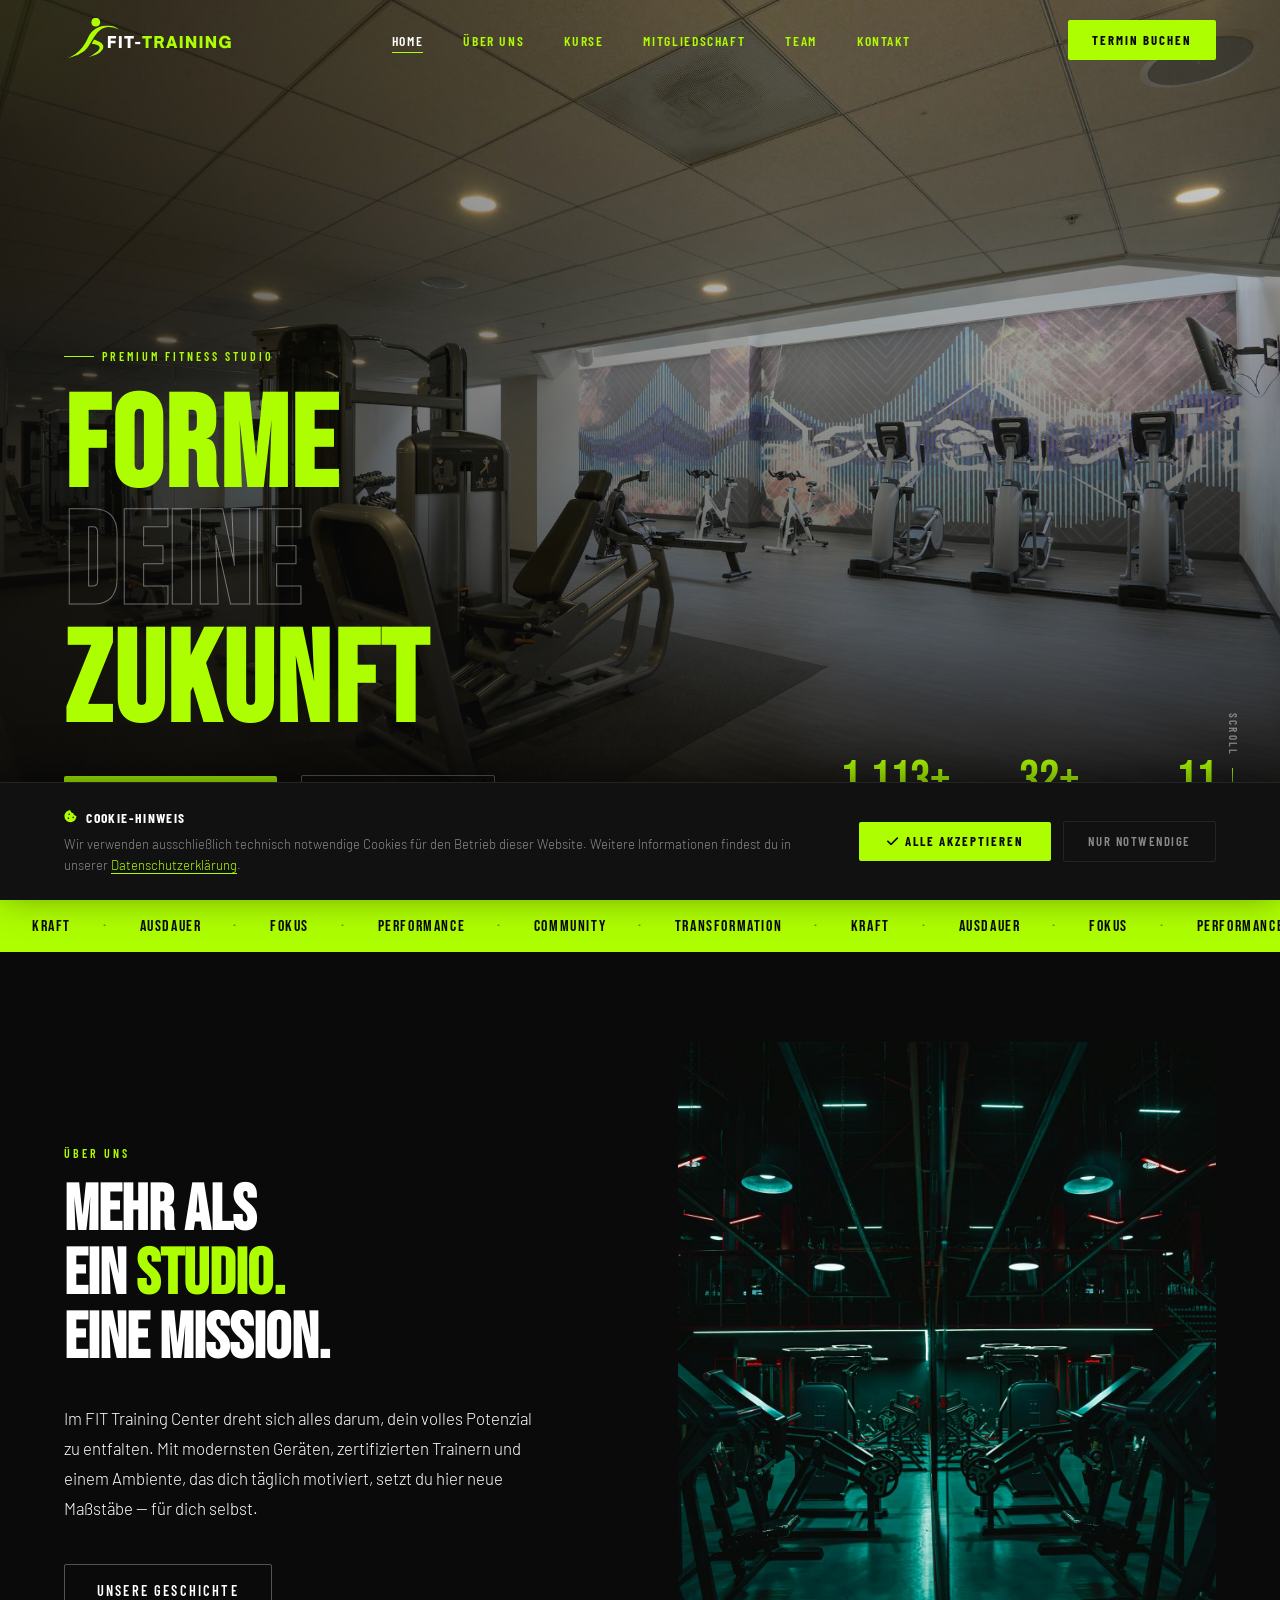
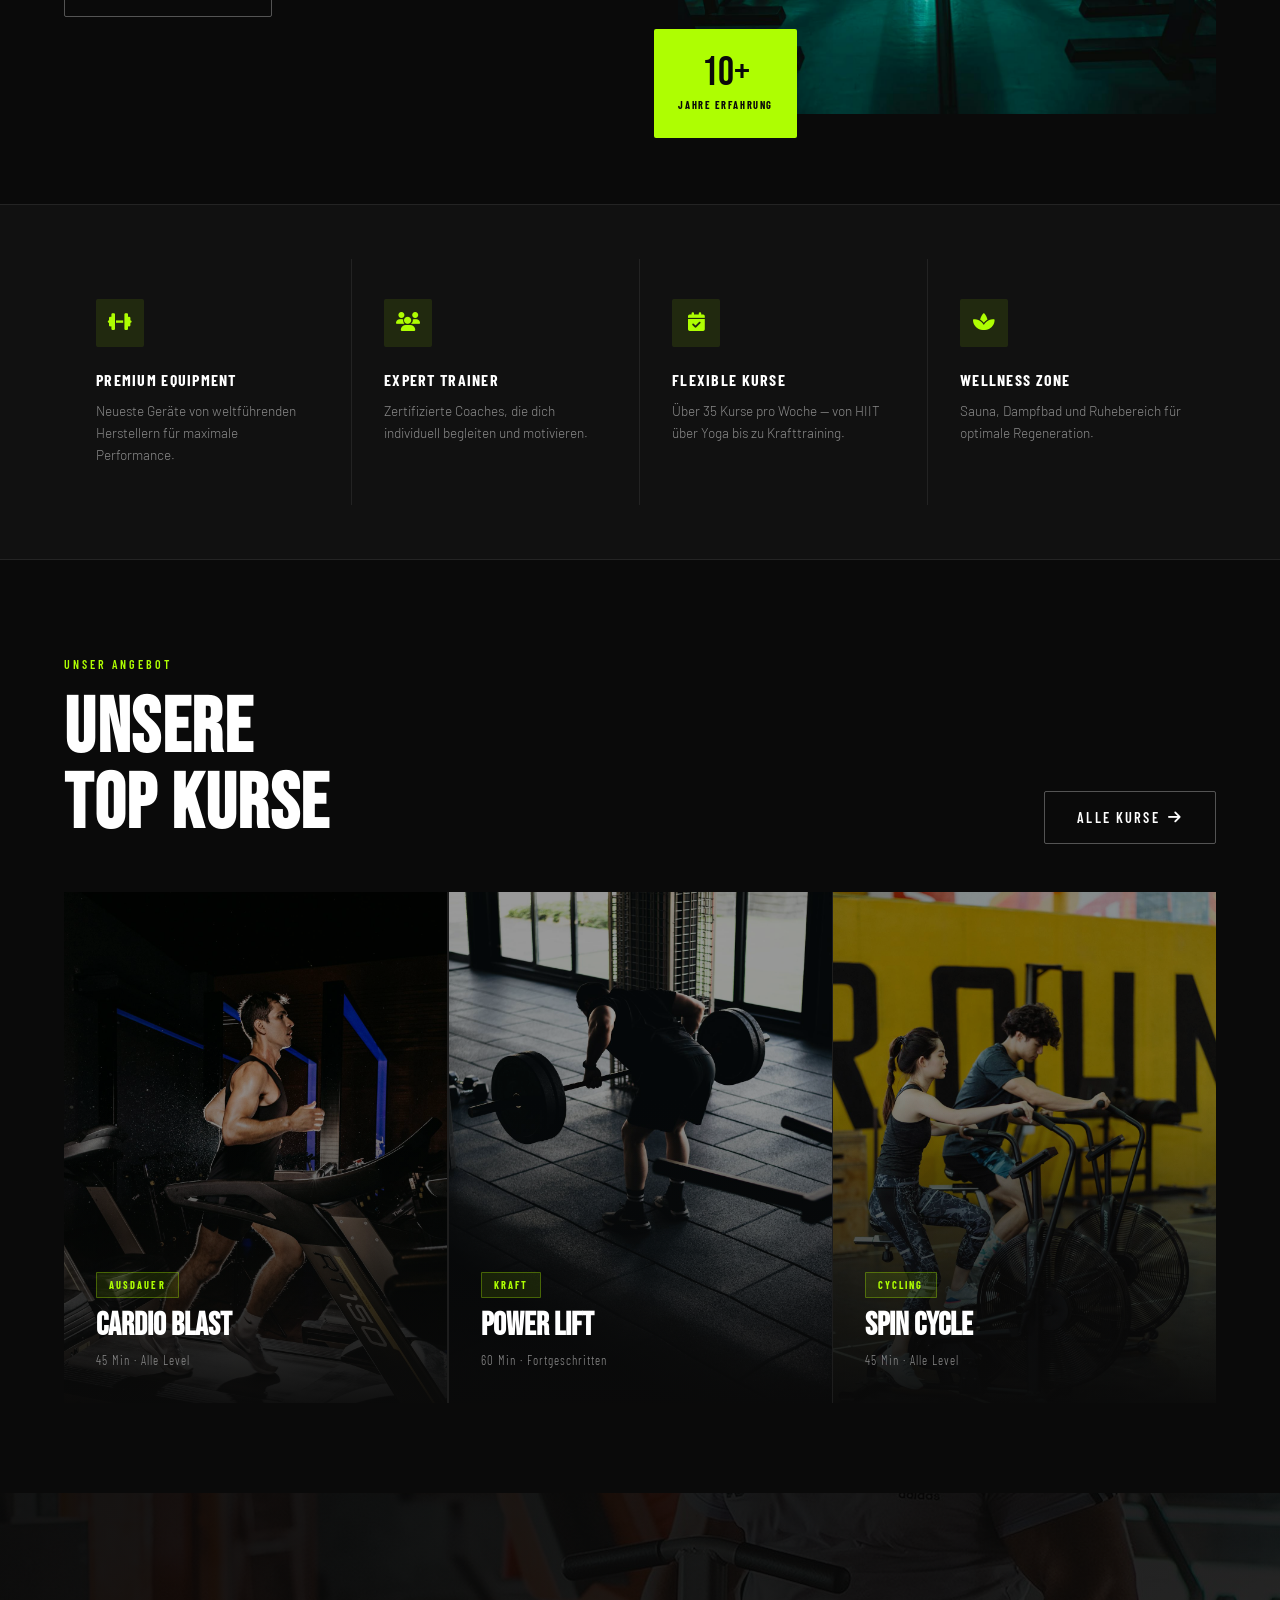
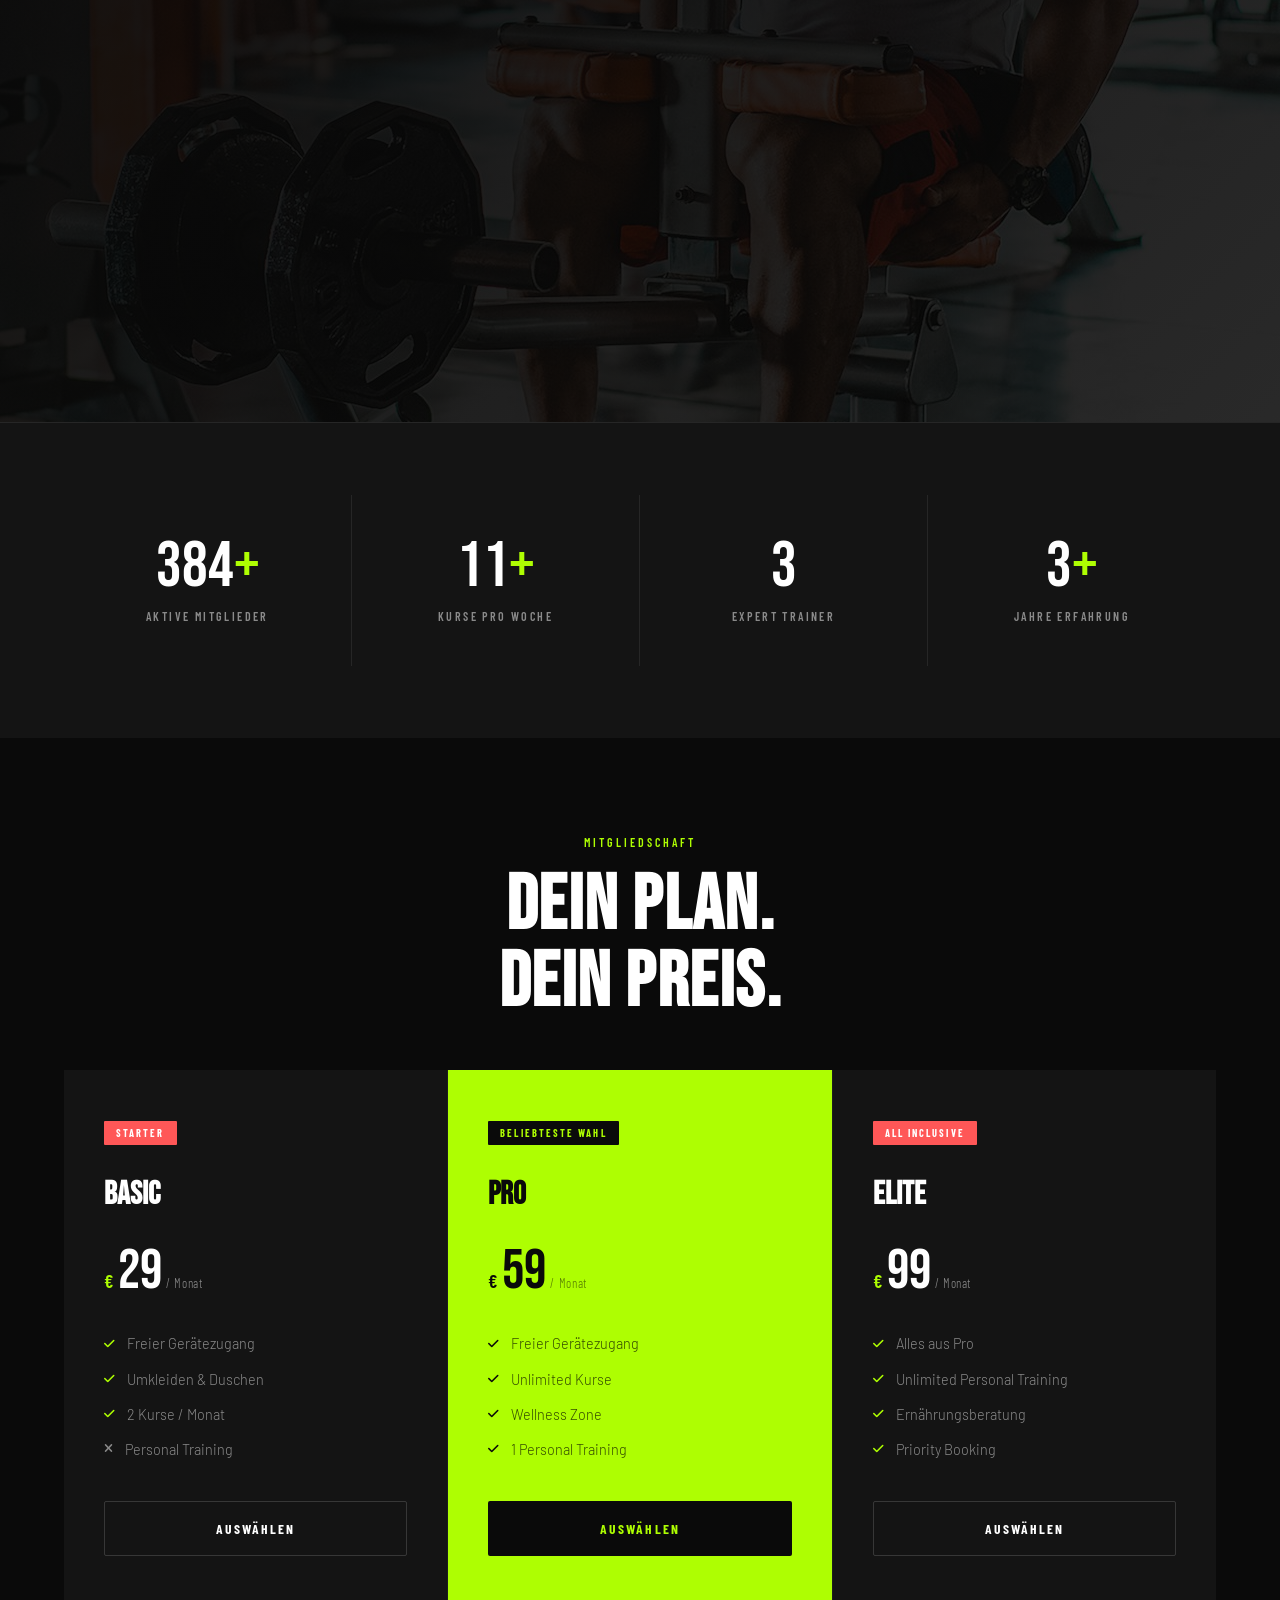
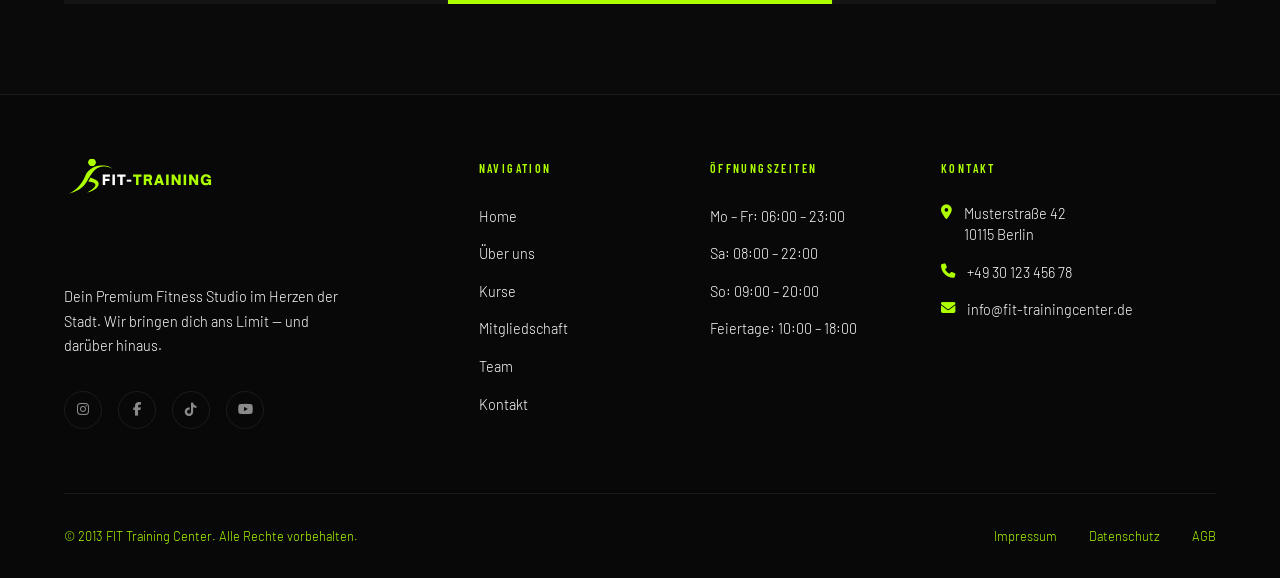
<file: index.html>
<!DOCTYPE html>
<html lang="de">
  <head>
    <meta charset="UTF-8" />
    <meta name="viewport" content="width=device-width, initial-scale=1.0" />
    <meta
      name="description"
      content="FIT Training Center – Dein Premium Fitness Studio. Modernste Geräte, professionelle Trainer und eine Community die dich pusht." />

    <!-- Favicon -->
    <link rel="icon" type="image/svg+xml" href="assets/favicon.svg" />
    <link rel="icon" type="image/x-icon" href="assets/favicon.ico" />
    <link rel="icon" type="image/png" sizes="96x96" href="favicon-96x96.png" />
    <link rel="apple-touch-icon" sizes="180x180" href="apple-touch-icon.png" />
    <meta name="apple-mobile-web-app-title" content="FIT Training Center" />
    <link rel="manifest" href="site.webmanifest" />

    <!-- Open Graph -->
    <meta property="og:type" content="website" />
    <meta property="og:site_name" content="FIT Training Center" />
    <meta
      property="og:title"
      content="FIT Training Center — Premium Fitness Studio" />
    <meta
      property="og:description"
      content="Dein Premium Fitness Studio in Berlin. Modernste Geräte, zertifizierte Trainer und über 35 Kurse pro Woche." />
    <meta property="og:image" content="assets/studio-one.jpg" />
    <meta property="og:locale" content="de_DE" />

    <title>FIT Training Center — Home</title>

    <!-- Fonts -->
    <link rel="preconnect" href="https://fonts.googleapis.com" />
    <link rel="preconnect" href="https://fonts.gstatic.com" crossorigin />
    <link
      href="https://fonts.googleapis.com/css2?family=Bebas+Neue&family=Barlow:ital,wght@0,300;0,400;0,600;0,700;1,300&family=Barlow+Condensed:wght@400;600;700&display=swap"
      rel="stylesheet" />

    <!-- Icons -->
    <link
      rel="stylesheet"
      href="https://cdnjs.cloudflare.com/ajax/libs/font-awesome/6.5.0/css/all.min.css" />

    <!-- Global CSS -->
    <link rel="stylesheet" href="css/basic.css" />
    <link rel="stylesheet" href="css/index.css" />
  </head>
  <body>
    <!-- Progress Bar -->
    <div class="progress-bar"></div>

    <!-- ── NAVIGATION ──────────────────────────────────────── -->
    <nav class="navbar">
      <div class="container">
        <a href="index.html" class="nav-logo">
          <img
            src="assets/logo.svg"
            alt="FIT Training Center"
            loading="eager" />
        </a>
        <ul class="nav-links">
          <li><a href="index.html" class="active">Home</a></li>
          <li><a href="about.html">Über uns</a></li>
          <li><a href="courses.html">Kurse</a></li>
          <li><a href="membership.html">Mitgliedschaft</a></li>
          <li><a href="team.html">Team</a></li>
          <li><a href="contact.html">Kontakt</a></li>
        </ul>
        <a href="booking.html" class="nav-cta">Termin buchen</a>
        <button class="nav-hamburger" aria-label="Menü öffnen">
          <span></span><span></span><span></span>
        </button>
      </div>
    </nav>

    <!-- Mobile Menu -->
    <nav class="nav-mobile">
      <a href="index.html">Home</a>
      <a href="about.html">Über uns</a>
      <a href="courses.html">Kurse</a>
      <a href="membership.html">Mitgliedschaft</a>
      <a href="team.html">Team</a>
      <a href="contact.html">Kontakt</a>
      <a href="booking.html" class="nav-cta-mobile">Termin buchen</a>
    </nav>

    <!-- ── HERO ────────────────────────────────────────────── -->
    <section class="hero">
      <div class="hero-bg">
        <img
          src="assets/studio-one.jpg"
          alt="FIT Training Center"
          data-parallax="0.3"
          loading="eager" />
      </div>

      <div class="hero-content">
        <div class="container">
          <div class="hero-left">
            <div class="hero-tag">Premium Fitness Studio</div>
            <h1 class="hero-title">
              <span>Forme</span>
              <span class="outline">Deine</span>
              <span>Zukunft</span>
            </h1>
            <div class="hero-actions">
              <a href="membership.html" class="btn btn-primary">
                <i class="fas fa-bolt"></i> Mitglied werden
              </a>
              <a href="courses.html" class="btn btn-outline">
                Kurse entdecken
              </a>
            </div>
          </div>

          <div class="hero-right">
            <div class="hero-stats">
              <div class="hero-stat">
                <div class="number">
                  <span data-count="1200">0</span><span>+</span>
                </div>
                <div class="label">Mitglieder</div>
              </div>
              <div class="hero-stat">
                <div class="number">
                  <span data-count="35">0</span><span>+</span>
                </div>
                <div class="label">Kurse / Woche</div>
              </div>
              <div class="hero-stat">
                <div class="number"><span data-count="12">0</span></div>
                <div class="label">Expert Trainer</div>
              </div>
            </div>
          </div>
        </div>
      </div>

      <div class="hero-scroll">Scroll</div>
    </section>

    <!-- ── MARQUEE ──────────────────────────────────────────── -->
    <div class="marquee-strip">
      <div class="marquee-track">
        <span>Kraft</span><span class="dot">·</span> <span>Ausdauer</span
        ><span class="dot">·</span> <span>Fokus</span
        ><span class="dot">·</span> <span>Performance</span
        ><span class="dot">·</span> <span>Community</span
        ><span class="dot">·</span> <span>Transformation</span
        ><span class="dot">·</span> <span>Kraft</span
        ><span class="dot">·</span> <span>Ausdauer</span
        ><span class="dot">·</span> <span>Fokus</span
        ><span class="dot">·</span> <span>Performance</span
        ><span class="dot">·</span> <span>Community</span
        ><span class="dot">·</span> <span>Transformation</span
        ><span class="dot">·</span>
      </div>
    </div>

    <!-- ── INTRO ────────────────────────────────────────────── -->
    <section class="intro">
      <div class="container">
        <div class="intro-left reveal-left">
          <span class="section-label">Über uns</span>
          <h2 class="intro-title">
            Mehr als<br />ein <em>Studio.</em><br />Eine Mission.
          </h2>
          <p class="intro-text">
            Im FIT Training Center dreht sich alles darum, dein volles Potenzial
            zu entfalten. Mit modernsten Geräten, zertifizierten Trainern und
            einem Ambiente, das dich täglich motiviert, setzt du hier neue
            Maßstäbe — für dich selbst.
          </p>
          <a href="about.html" class="btn btn-outline">Unsere Geschichte</a>
        </div>

        <div class="intro-right reveal-right">
          <div class="intro-img-wrap">
            <img
              src="assets/studio-two.jpg"
              alt="FIT Training Center Studio"
              loading="eager" />
          </div>
          <div class="intro-badge">
            <span class="num">10+</span>
            <span class="txt">Jahre Erfahrung</span>
          </div>
        </div>
      </div>
    </section>

    <!-- ── FEATURES ─────────────────────────────────────────── -->
    <section class="features">
      <div class="container">
        <div class="features-grid">
          <div class="feature-item reveal">
            <div class="feature-icon"><i class="fas fa-dumbbell"></i></div>
            <h3 class="feature-title">Premium Equipment</h3>
            <p class="feature-text">
              Neueste Geräte von weltführenden Herstellern für maximale
              Performance.
            </p>
          </div>
          <div class="feature-item reveal">
            <div class="feature-icon"><i class="fas fa-users"></i></div>
            <h3 class="feature-title">Expert Trainer</h3>
            <p class="feature-text">
              Zertifizierte Coaches, die dich individuell begleiten und
              motivieren.
            </p>
          </div>
          <div class="feature-item reveal">
            <div class="feature-icon">
              <i class="fas fa-calendar-check"></i>
            </div>
            <h3 class="feature-title">Flexible Kurse</h3>
            <p class="feature-text">
              Über 35 Kurse pro Woche — von HIIT über Yoga bis zu Krafttraining.
            </p>
          </div>
          <div class="feature-item reveal">
            <div class="feature-icon"><i class="fas fa-spa"></i></div>
            <h3 class="feature-title">Wellness Zone</h3>
            <p class="feature-text">
              Sauna, Dampfbad und Ruhebereich für optimale Regeneration.
            </p>
          </div>
        </div>
      </div>
    </section>

    <!-- ── COURSES PREVIEW ──────────────────────────────────── -->
    <section class="courses-preview">
      <div class="container">
        <div class="courses-header">
          <div>
            <span class="section-label">Unser Angebot</span>
            <h2 class="section-title">Unsere<br />Top Kurse</h2>
          </div>
          <a href="courses.html" class="btn btn-outline"
            >Alle Kurse <i class="fas fa-arrow-right"></i
          ></a>
        </div>

        <div class="courses-grid">
          <div class="course-card reveal">
            <img
              src="assets/cardio-blast.jpg"
              alt="Cardio Training"
              loading="eager" />
            <div class="course-card-content">
              <span class="course-tag">Ausdauer</span>
              <h3 class="course-card-title">Cardio Blast</h3>
              <p class="course-card-meta">45 Min · Alle Level</p>
            </div>
            <div class="course-card-arrow">
              <i class="fas fa-arrow-up-right"></i>
            </div>
          </div>

          <div class="course-card reveal">
            <img
              src="assets/power-lift.jpg"
              alt="Strength Training"
              loading="eager" />
            <div class="course-card-content">
              <span class="course-tag">Kraft</span>
              <h3 class="course-card-title">Power Lift</h3>
              <p class="course-card-meta">60 Min · Fortgeschritten</p>
            </div>
            <div class="course-card-arrow">
              <i class="fas fa-arrow-up-right"></i>
            </div>
          </div>

          <div class="course-card reveal">
            <img src="assets/spin-cycle.jpg" alt="Cycling" loading="eager" />
            <div class="course-card-content">
              <span class="course-tag">Cycling</span>
              <h3 class="course-card-title">Spin Cycle</h3>
              <p class="course-card-meta">45 Min · Alle Level</p>
            </div>
            <div class="course-card-arrow">
              <i class="fas fa-arrow-up-right"></i>
            </div>
          </div>

          <!-- Nur auf iPad sichtbar -->
          <div class="course-card reveal course-card-ipad-only">
            <img src="assets/body-pump.jpg" alt="Workout" loading="eager" />
            <div class="course-card-content">
              <span class="course-tag">Performance</span>
              <h3 class="course-card-title">Body Pump</h3>
              <p class="course-card-meta">50 Min · Alle Level</p>
            </div>
            <div class="course-card-arrow">
              <i class="fas fa-arrow-up-right"></i>
            </div>
          </div>
        </div>
      </div>
    </section>

    <!-- ── MOTIVATION ───────────────────────────────────────── -->
    <section class="motivation">
      <div class="motivation-bg">
        <img
          src="assets/workout.jpg"
          alt="Motivation"
          data-parallax="0.2"
          loading="eager" />
      </div>
      <div class="container">
        <div class="motivation-content reveal">
          <p class="motivation-quote">
            Kein Limit.<br />
            <span class="highlight">Nur Ergebnisse.</span>
          </p>
          <p class="motivation-sub">
            Dein Körper kann alles. Dein Geist muss es nur glauben.
          </p>
          <a href="membership.html" class="btn btn-primary">
            <i class="fas fa-bolt"></i> Jetzt durchstarten
          </a>
        </div>
      </div>
    </section>

    <!-- ── STATS ────────────────────────────────────────────── -->
    <section class="stats">
      <div class="container">
        <div class="stats-grid">
          <div class="stat-item reveal">
            <span class="stat-number"
              ><span data-count="1200">0</span
              ><span class="stat-suffix">+</span></span
            >
            <span class="stat-label">Aktive Mitglieder</span>
          </div>
          <div class="stat-item reveal">
            <span class="stat-number"
              ><span data-count="35">0</span
              ><span class="stat-suffix">+</span></span
            >
            <span class="stat-label">Kurse pro Woche</span>
          </div>
          <div class="stat-item reveal">
            <span class="stat-number"><span data-count="12">0</span></span>
            <span class="stat-label">Expert Trainer</span>
          </div>
          <div class="stat-item reveal">
            <span class="stat-number"
              ><span data-count="10">0</span
              ><span class="stat-suffix">+</span></span
            >
            <span class="stat-label">Jahre Erfahrung</span>
          </div>
        </div>
      </div>
    </section>

    <!-- ── MEMBERSHIP TEASER ────────────────────────────────── -->
    <section class="membership-teaser">
      <div class="container" style="display: block; background: transparent">
        <div style="text-align: center; margin-bottom: 3rem">
          <span class="section-label">Mitgliedschaft</span>
          <h2 class="section-title reveal">Dein Plan.<br />Dein Preis.</h2>
        </div>
        <div class="plans-grid">
          <div class="plan-card reveal">
            <span class="plan-badge">Starter</span>
            <h3 class="plan-name">Basic</h3>
            <div class="plan-price">
              <span class="currency">€</span>
              <span class="amount">29</span>
              <span class="period">/ Monat</span>
            </div>
            <ul class="plan-features">
              <li class="plan-feature">
                <i class="fas fa-check"></i> Freier Gerätezugang
              </li>
              <li class="plan-feature">
                <i class="fas fa-check"></i> Umkleiden & Duschen
              </li>
              <li class="plan-feature">
                <i class="fas fa-check"></i> 2 Kurse / Monat
              </li>
              <li class="plan-feature">
                <i
                  class="fas fa-times"
                  style="color: var(--clr-text-muted)"></i>
                <span>Personal Training</span>
              </li>
            </ul>
            <a href="membership.html" class="plan-btn">Auswählen</a>
          </div>

          <div class="plan-card featured reveal">
            <span class="plan-badge">Beliebteste Wahl</span>
            <h3 class="plan-name">Pro</h3>
            <div class="plan-price">
              <span class="currency">€</span>
              <span class="amount">59</span>
              <span class="period">/ Monat</span>
            </div>
            <ul class="plan-features">
              <li class="plan-feature">
                <i class="fas fa-check"></i> Freier Gerätezugang
              </li>
              <li class="plan-feature">
                <i class="fas fa-check"></i> Unlimited Kurse
              </li>
              <li class="plan-feature">
                <i class="fas fa-check"></i> Wellness Zone
              </li>
              <li class="plan-feature">
                <i class="fas fa-check"></i> 1 Personal Training
              </li>
            </ul>
            <a href="membership.html" class="plan-btn">Auswählen</a>
          </div>

          <div class="plan-card reveal">
            <span class="plan-badge">All Inclusive</span>
            <h3 class="plan-name">Elite</h3>
            <div class="plan-price">
              <span class="currency">€</span>
              <span class="amount">99</span>
              <span class="period">/ Monat</span>
            </div>
            <ul class="plan-features">
              <li class="plan-feature">
                <i class="fas fa-check"></i> Alles aus Pro
              </li>
              <li class="plan-feature">
                <i class="fas fa-check"></i> Unlimited Personal Training
              </li>
              <li class="plan-feature">
                <i class="fas fa-check"></i> Ernährungsberatung
              </li>
              <li class="plan-feature">
                <i class="fas fa-check"></i> Priority Booking
              </li>
            </ul>
            <a href="membership.html" class="plan-btn">Auswählen</a>
          </div>
        </div>
      </div>
    </section>

    <!-- ── FOOTER ───────────────────────────────────────────── -->
    <footer class="footer">
      <div class="container">
        <div class="footer-grid">
          <div class="footer-brand">
            <img
              src="assets/logo.svg"
              alt="FIT Training Center"
              loading="eager" />
            <p>
              Dein Premium Fitness Studio im Herzen der Stadt. Wir bringen dich
              ans Limit — und darüber hinaus.
            </p>
            <div class="footer-social">
              <a href="#" aria-label="Instagram"
                ><i class="fab fa-instagram"></i
              ></a>
              <a href="#" aria-label="Facebook"
                ><i class="fab fa-facebook-f"></i
              ></a>
              <a href="#" aria-label="TikTok"><i class="fab fa-tiktok"></i></a>
              <a href="#" aria-label="YouTube"
                ><i class="fab fa-youtube"></i
              ></a>
            </div>
          </div>

          <div class="footer-col">
            <h4>Navigation</h4>
            <ul>
              <li><a href="index.html">Home</a></li>
              <li><a href="about.html">Über uns</a></li>
              <li><a href="courses.html">Kurse</a></li>
              <li><a href="membership.html">Mitgliedschaft</a></li>
              <li><a href="team.html">Team</a></li>
              <li><a href="contact.html">Kontakt</a></li>
            </ul>
          </div>

          <div class="footer-col">
            <h4>Öffnungszeiten</h4>
            <ul>
              <li><a>Mo – Fr: 06:00 – 23:00</a></li>
              <li><a>Sa: 08:00 – 22:00</a></li>
              <li><a>So: 09:00 – 20:00</a></li>
              <li><a>Feiertage: 10:00 – 18:00</a></li>
            </ul>
          </div>

          <div class="footer-col">
            <h4>Kontakt</h4>
            <div class="footer-contact-item">
              <i class="fas fa-location-dot icon"></i>
              <span>Musterstraße 42<br />10115 Berlin</span>
            </div>
            <div class="footer-contact-item">
              <i class="fas fa-phone icon"></i>
              <span>+49 30 123 456 78</span>
            </div>
            <div class="footer-contact-item">
              <i class="fas fa-envelope icon"></i>
              <span>info@fit-trainingcenter.de</span>
            </div>
          </div>
        </div>

        <div class="footer-bottom">
          <p>© 2013 FIT Training Center. Alle Rechte vorbehalten.</p>
          <div class="footer-bottom-links">
            <a href="impressum.html">Impressum</a>
            <a href="datenschutz.html">Datenschutz</a>
            <a href="agb.html">AGB</a>
          </div>
        </div>
      </div>
    </footer>

    <!-- ── COOKIE BANNER ───────────────────────────────────────── -->
    <div class="cookie-banner" id="cookieBanner">
      <div class="container">
        <div class="cookie-banner-inner">
          <div class="cookie-banner-text">
            <h4><i class="fas fa-cookie-bite"></i> Cookie-Hinweis</h4>
            <p>
              Wir verwenden ausschließlich technisch notwendige Cookies für den
              Betrieb dieser Website. Weitere Informationen findest du in
              unserer
              <a href="datenschutz.html">Datenschutzerklärung</a>.
            </p>
          </div>
          <div class="cookie-banner-actions">
            <button class="cookie-btn-accept" id="cookieAccept">
              <i class="fas fa-check"></i> Alle akzeptieren
            </button>
            <button class="cookie-btn-necessary" id="cookieNecessary">
              Nur notwendige
            </button>
          </div>
        </div>
      </div>
    </div>

    <script src="js/main.js"></script>
  </body>
</html>
</file>
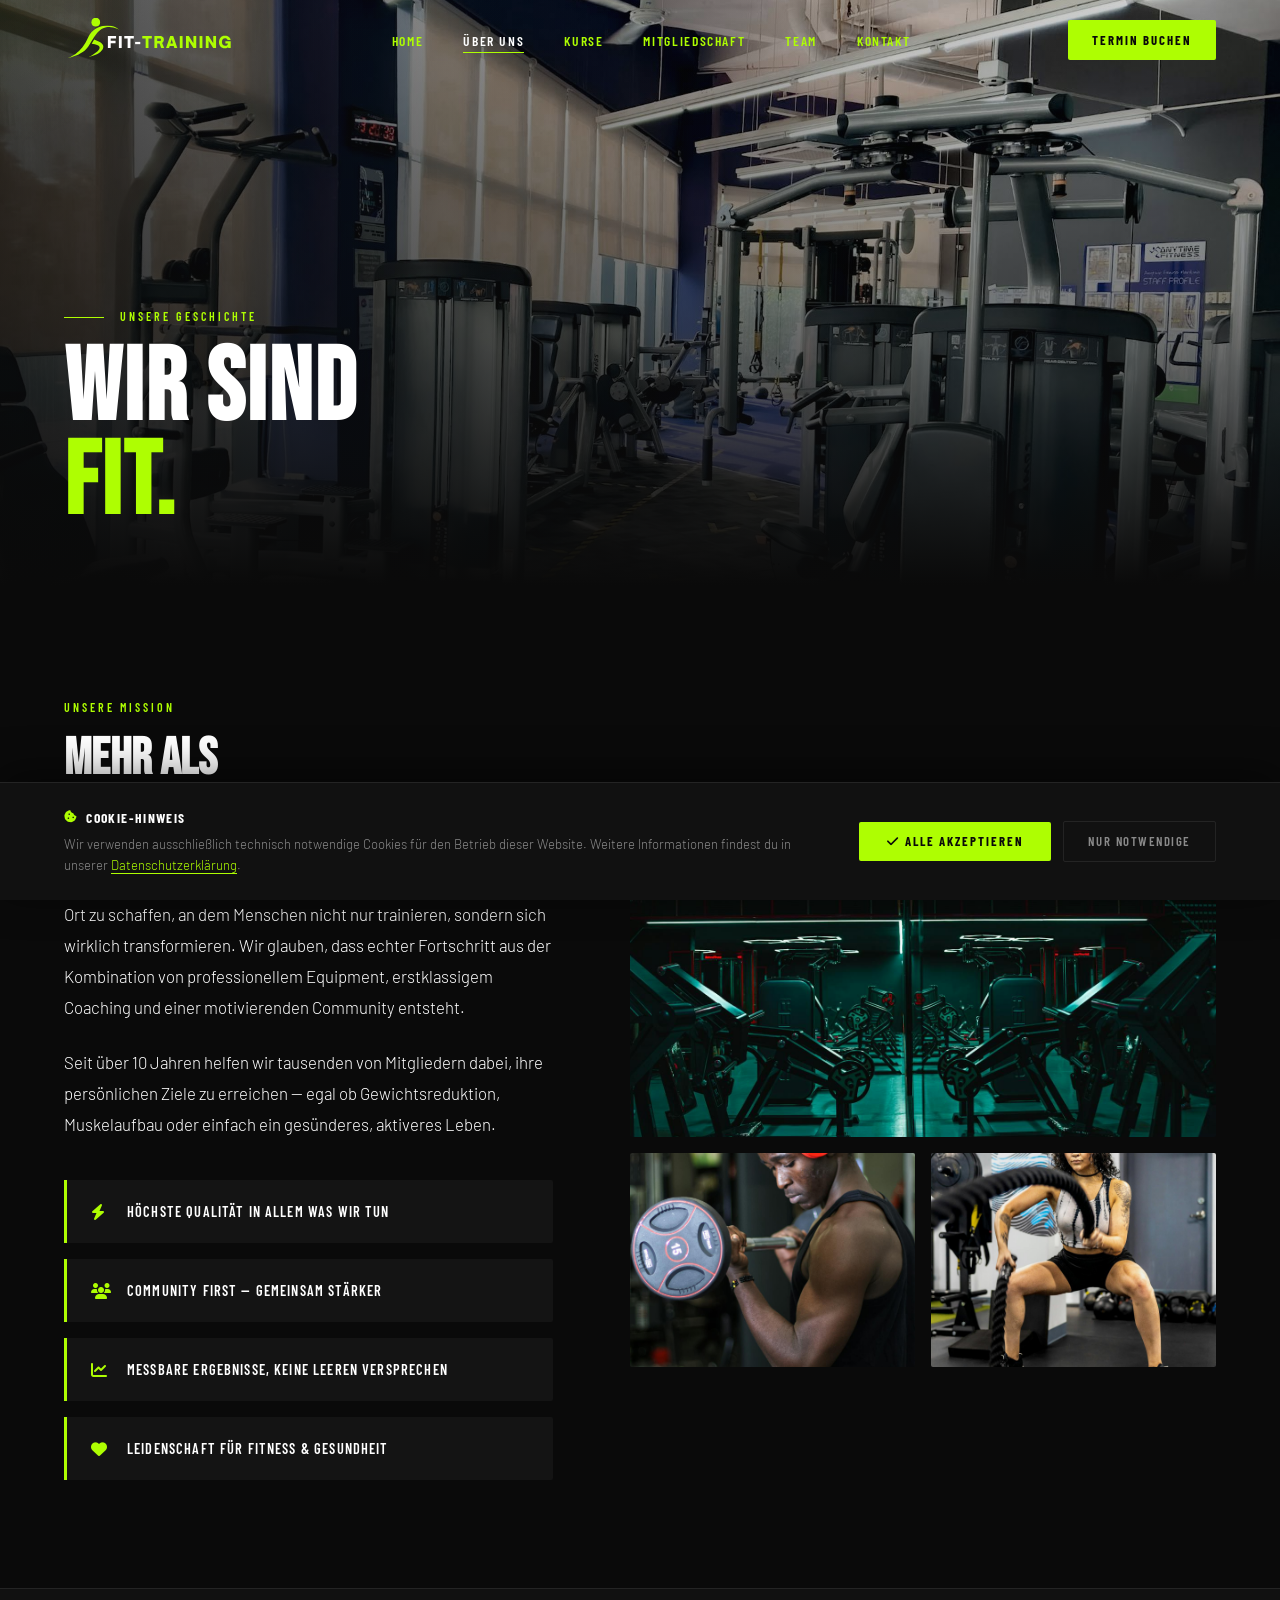
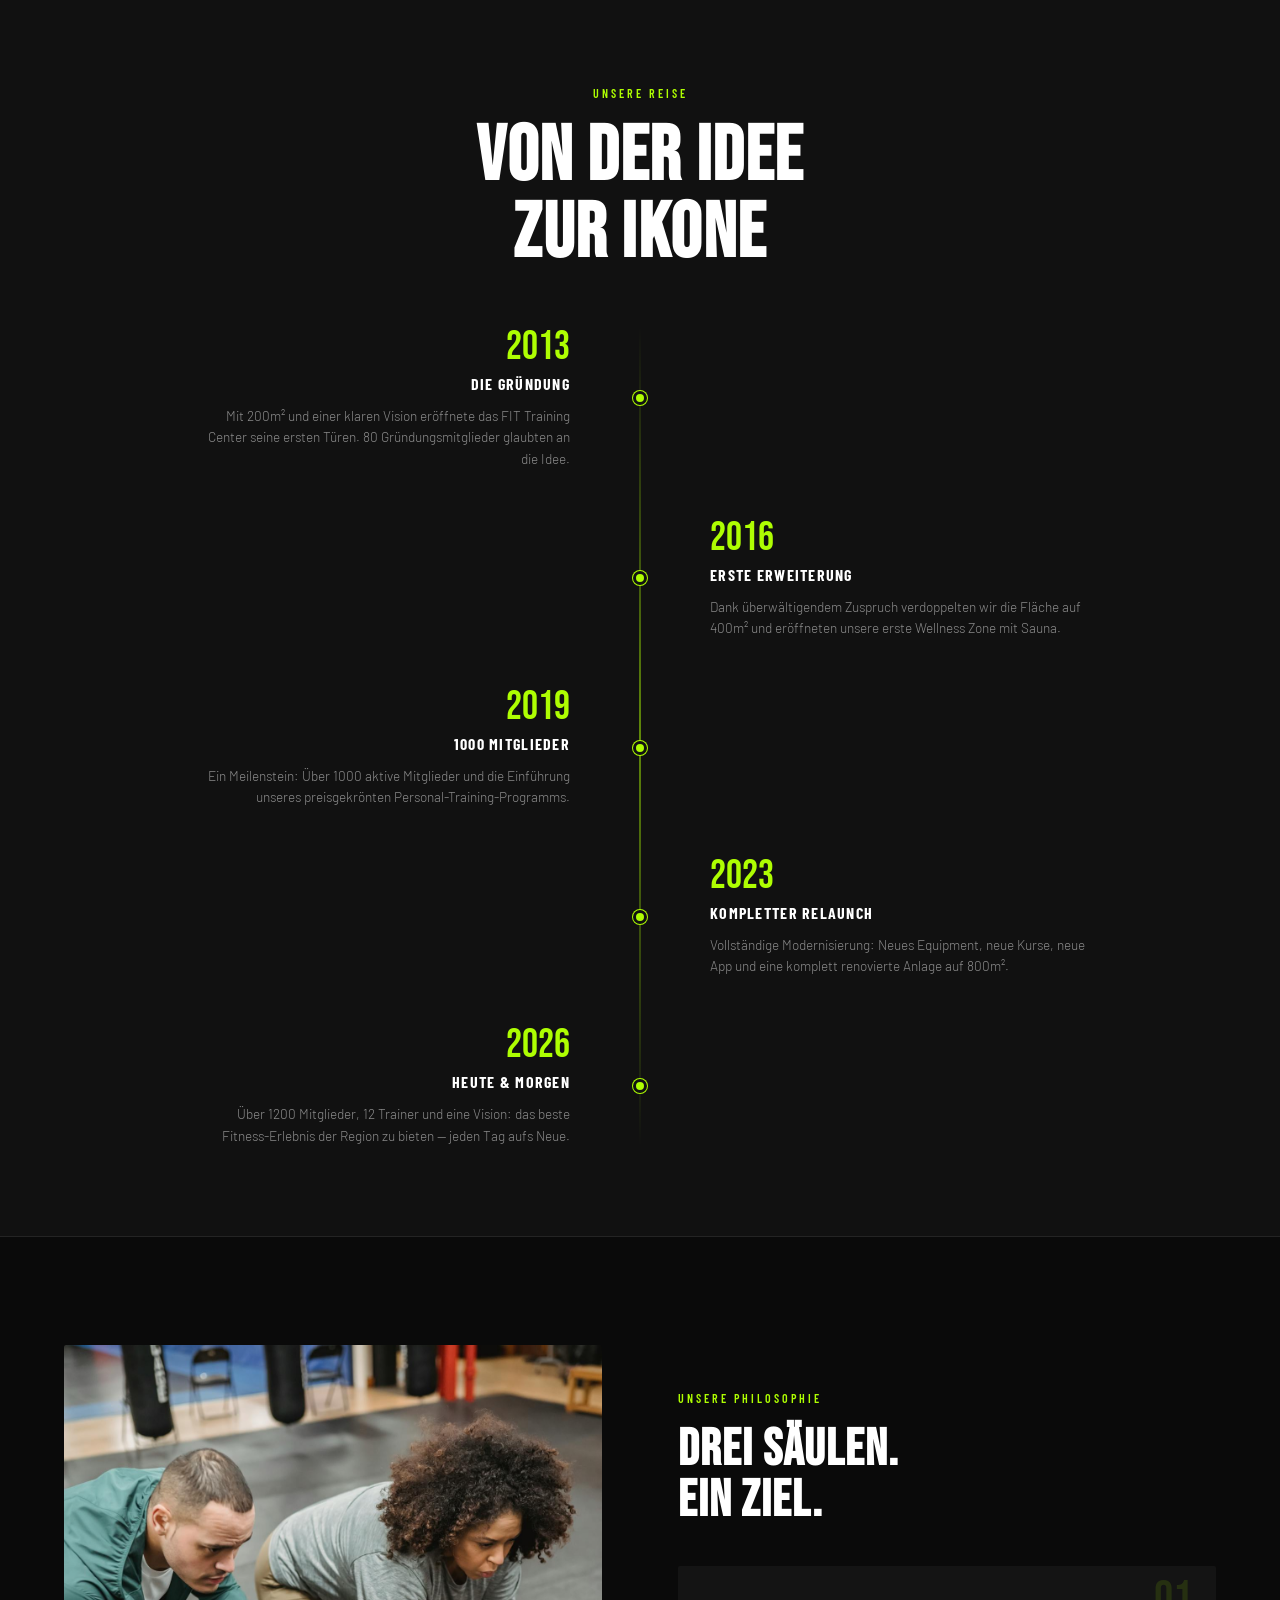
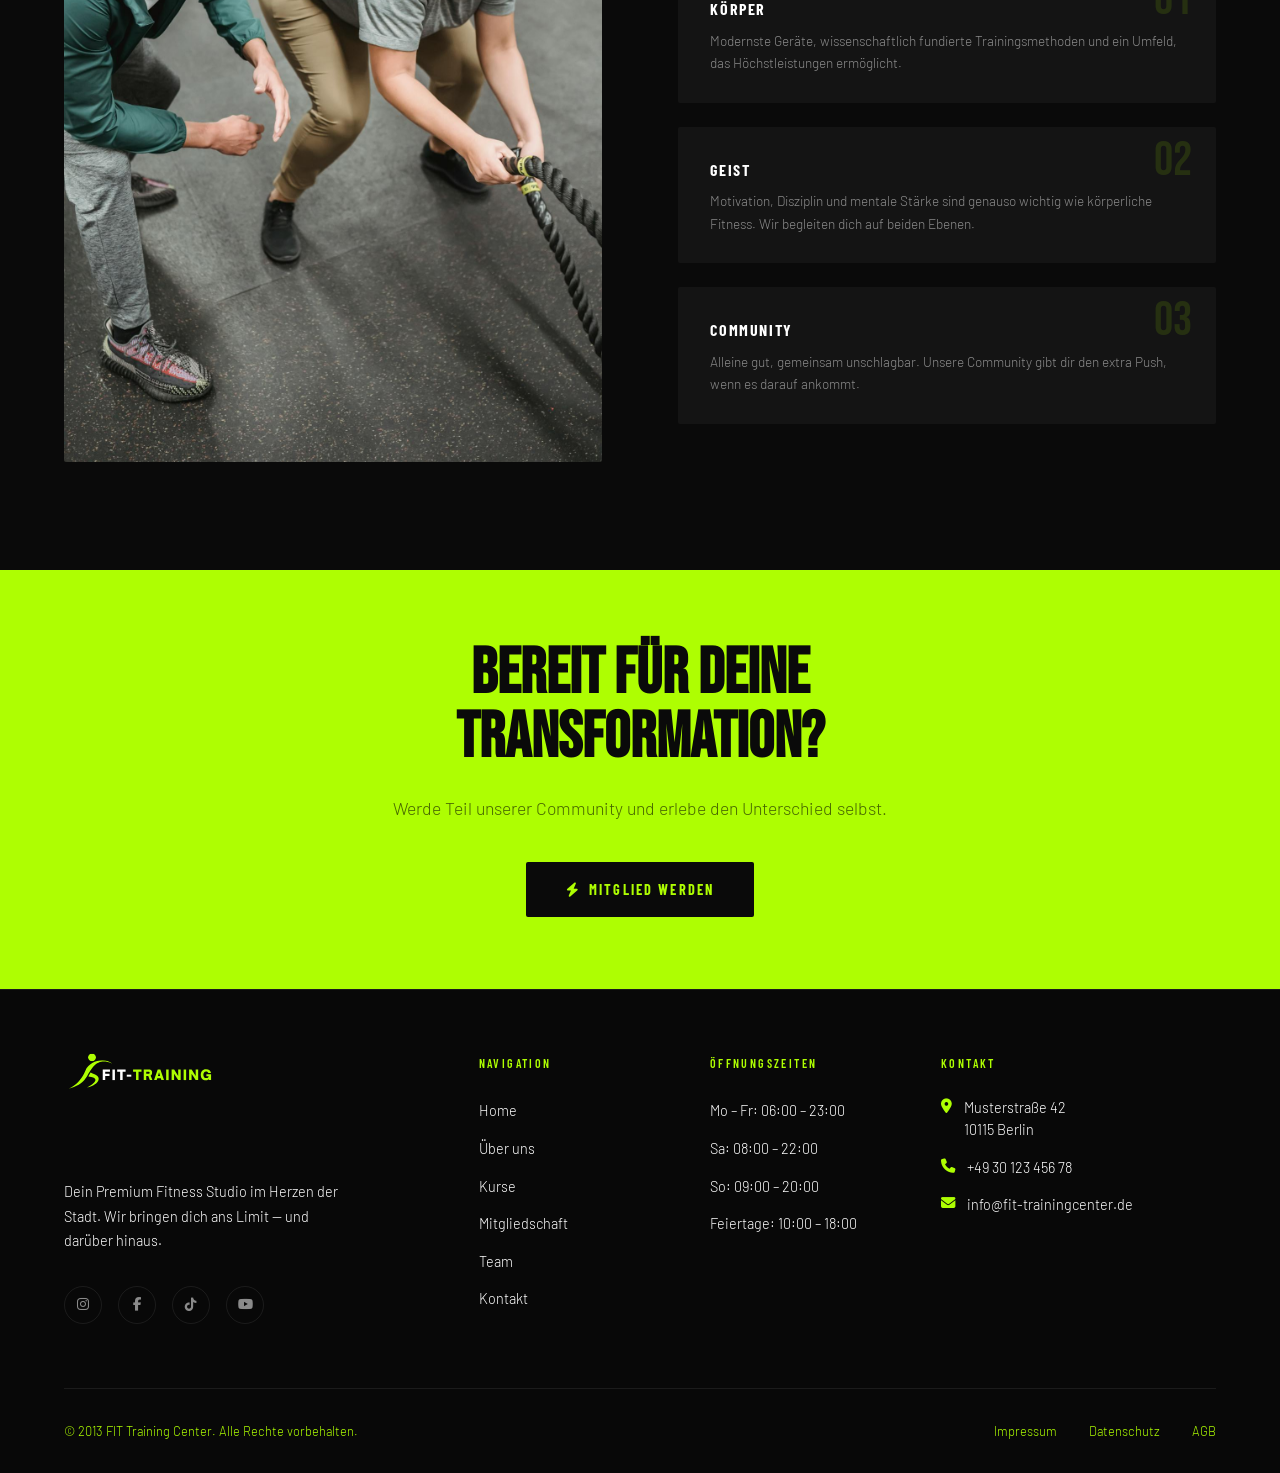
<file: about.html>
<!DOCTYPE html>
<html lang="de">
  <head>
    <meta charset="UTF-8" />
    <meta name="viewport" content="width=device-width, initial-scale=1.0" />
    <meta
      name="description"
      content="Über FIT Training Center – Unsere Geschichte, Mission und Philosophie." />

    <!-- Favicon -->
    <link rel="icon" type="image/svg+xml" href="assets/favicon.svg" />
    <link rel="icon" type="image/x-icon" href="assets/favicon.ico" />
    <link rel="icon" type="image/png" sizes="96x96" href="favicon-96x96.png" />
    <link rel="apple-touch-icon" sizes="180x180" href="apple-touch-icon.png" />
    <meta name="apple-mobile-web-app-title" content="FIT Training Center" />
    <link rel="manifest" href="site.webmanifest" />

    <!-- Open Graph -->
    <meta property="og:type" content="website" />
    <meta property="og:site_name" content="FIT Training Center" />
    <meta
      property="og:title"
      content="FIT Training Center — Premium Fitness Studio" />
    <meta
      property="og:description"
      content="Dein Premium Fitness Studio in Berlin. Modernste Geräte, zertifizierte Trainer und über 35 Kurse pro Woche." />
    <meta property="og:image" content="assets/studio-one.jpg" />
    <meta property="og:locale" content="de_DE" />

    <title>FIT Training Center — Über uns</title>

    <!-- Fonts -->
    <link rel="preconnect" href="https://fonts.googleapis.com" />
    <link rel="preconnect" href="https://fonts.gstatic.com" crossorigin />
    <link
      href="https://fonts.googleapis.com/css2?family=Bebas+Neue&family=Barlow:ital,wght@0,300;0,400;0,600;0,700;1,300&family=Barlow+Condensed:wght@400;600;700&display=swap"
      rel="stylesheet" />

    <!-- Icons -->
    <link
      rel="stylesheet"
      href="https://cdnjs.cloudflare.com/ajax/libs/font-awesome/6.5.0/css/all.min.css" />

    <!-- CSS -->
    <link rel="stylesheet" href="css/basic.css" />
    <link rel="stylesheet" href="css/about.css" />
    <link rel="stylesheet" href="css/index.css" />
  </head>
  <body>
    <!-- Progress Bar -->
    <div class="progress-bar"></div>

    <!-- ── NAVIGATION ──────────────────────────────────────── -->
    <nav class="navbar">
      <div class="container">
        <a href="index.html" class="nav-logo">
          <img src="assets/logo.svg" alt="FIT Training Center" loading="lazy" />
        </a>
        <ul class="nav-links">
          <li><a href="index.html">Home</a></li>
          <li><a href="about.html" class="active">Über uns</a></li>
          <li><a href="courses.html">Kurse</a></li>
          <li><a href="membership.html">Mitgliedschaft</a></li>
          <li><a href="team.html">Team</a></li>
          <li><a href="contact.html">Kontakt</a></li>
        </ul>
        <a href="booking.html" class="nav-cta">Termin buchen</a>
        <button class="nav-hamburger" aria-label="Menü öffnen">
          <span></span><span></span><span></span>
        </button>
      </div>
    </nav>

    <!-- Mobile Menu -->
    <nav class="nav-mobile">
      <a href="index.html">Home</a>
      <a href="about.html">Über uns</a>
      <a href="courses.html">Kurse</a>
      <a href="membership.html">Mitgliedschaft</a>
      <a href="team.html">Team</a>
      <a href="contact.html">Kontakt</a>
      <a href="membership.html" class="nav-cta-mobile">Jetzt starten</a>
    </nav>

    <!-- ── PAGE HERO ────────────────────────────────────────── -->
    <section class="page-hero">
      <div class="page-hero-bg">
        <img
          src="assets/studio-three.jpg"
          alt="Über uns"
          data-parallax="0.3"
          loading="lazy" />
      </div>
      <div class="page-hero-content">
        <div class="container">
          <div class="page-hero-eyebrow">
            <span>Unsere Geschichte</span>
          </div>
          <h1 class="page-hero-title">Wir sind<br /><em>FIT.</em></h1>
        </div>
      </div>
    </section>

    <!-- ── MISSION ──────────────────────────────────────────── -->
    <section class="mission">
      <div class="container">
        <div class="mission-left reveal-left">
          <span class="mission-label">Unsere Mission</span>
          <h2 class="mission-title">Mehr als<br />nur <em>Training.</em></h2>
          <p class="mission-text">
            Das FIT Training Center wurde mit einer klaren Vision gegründet: Ein
            Ort zu schaffen, an dem Menschen nicht nur trainieren, sondern sich
            wirklich transformieren. Wir glauben, dass echter Fortschritt aus
            der Kombination von professionellem Equipment, erstklassigem
            Coaching und einer motivierenden Community entsteht.
          </p>
          <p class="mission-text">
            Seit über 10 Jahren helfen wir tausenden von Mitgliedern dabei, ihre
            persönlichen Ziele zu erreichen — egal ob Gewichtsreduktion,
            Muskelaufbau oder einfach ein gesünderes, aktiveres Leben.
          </p>

          <div class="mission-values">
            <div class="mission-value reveal">
              <i class="fas fa-bolt"></i>
              <span>Höchste Qualität in allem was wir tun</span>
            </div>
            <div class="mission-value reveal">
              <i class="fas fa-users"></i>
              <span>Community first — gemeinsam stärker</span>
            </div>
            <div class="mission-value reveal">
              <i class="fas fa-chart-line"></i>
              <span>Messbare Ergebnisse, keine leeren Versprechen</span>
            </div>
            <div class="mission-value reveal">
              <i class="fas fa-heart"></i>
              <span>Leidenschaft für Fitness & Gesundheit</span>
            </div>
          </div>
        </div>

        <div class="mission-right reveal-right">
          <div class="mission-img-grid">
            <div class="mission-img-main">
              <img
                src="assets/studio-two.jpg"
                alt="FIT Training Center Studio"
                loading="lazy" />
            </div>
            <div class="mission-img-sm">
              <img src="assets/body-pump.jpg" alt="Training" loading="lazy" />
            </div>
            <div class="mission-img-sm">
              <img src="assets/battle-rope.jpg" alt="Cardio" loading="lazy" />
            </div>
          </div>
        </div>
      </div>
    </section>

    <!-- ── TIMELINE ──────────────────────────────────────────── -->
    <section class="timeline-section">
      <div class="container">
        <div class="timeline-header reveal">
          <span class="section-label">Unsere Reise</span>
          <h2 class="section-title">Von der Idee<br />zur Ikone</h2>
        </div>

        <div class="timeline">
          <div class="timeline-item">
            <div class="timeline-content reveal-left">
              <div class="timeline-year">2013</div>
              <div class="timeline-title">Die Gründung</div>
              <p class="timeline-text">
                Mit 200m² und einer klaren Vision eröffnete das FIT Training
                Center seine ersten Türen. 80 Gründungsmitglieder glaubten an
                die Idee.
              </p>
            </div>
            <div class="timeline-dot">
              <div class="timeline-dot-inner"></div>
            </div>
            <div class="timeline-empty"></div>
          </div>

          <div class="timeline-item">
            <div class="timeline-empty"></div>
            <div class="timeline-dot">
              <div class="timeline-dot-inner"></div>
            </div>
            <div class="timeline-content reveal-right">
              <div class="timeline-year">2016</div>
              <div class="timeline-title">Erste Erweiterung</div>
              <p class="timeline-text">
                Dank überwältigendem Zuspruch verdoppelten wir die Fläche auf
                400m² und eröffneten unsere erste Wellness Zone mit Sauna.
              </p>
            </div>
          </div>

          <div class="timeline-item">
            <div class="timeline-content reveal-left">
              <div class="timeline-year">2019</div>
              <div class="timeline-title">1000 Mitglieder</div>
              <p class="timeline-text">
                Ein Meilenstein: Über 1000 aktive Mitglieder und die Einführung
                unseres preisgekrönten Personal-Training-Programms.
              </p>
            </div>
            <div class="timeline-dot">
              <div class="timeline-dot-inner"></div>
            </div>
            <div class="timeline-empty"></div>
          </div>

          <div class="timeline-item">
            <div class="timeline-empty"></div>
            <div class="timeline-dot">
              <div class="timeline-dot-inner"></div>
            </div>
            <div class="timeline-content reveal-right">
              <div class="timeline-year">2023</div>
              <div class="timeline-title">Kompletter Relaunch</div>
              <p class="timeline-text">
                Vollständige Modernisierung: Neues Equipment, neue Kurse, neue
                App und eine komplett renovierte Anlage auf 800m².
              </p>
            </div>
          </div>

          <div class="timeline-item">
            <div class="timeline-content reveal-left">
              <div class="timeline-year">2026</div>
              <div class="timeline-title">Heute & Morgen</div>
              <p class="timeline-text">
                Über 1200 Mitglieder, 12 Trainer und eine Vision: das beste
                Fitness-Erlebnis der Region zu bieten — jeden Tag aufs Neue.
              </p>
            </div>
            <div class="timeline-dot">
              <div class="timeline-dot-inner"></div>
            </div>
            <div class="timeline-empty"></div>
          </div>
        </div>
      </div>
    </section>

    <!-- ── PHILOSOPHY ────────────────────────────────────────── -->
    <section class="philosophy">
      <div class="container">
        <div class="philosophy-right reveal-left">
          <div class="philosophy-img-wrap">
            <img
              src="assets/jerome-mayer-coaching.jpg"
              alt="Coaching Philosophie"
              loading="lazy" />
            <div class="philosophy-accent-line"></div>
          </div>
        </div>

        <div class="reveal-right">
          <span class="section-label">Unsere Philosophie</span>
          <h2
            class="section-title"
            style="font-size: clamp(2rem, 4vw, 3.5rem); margin-bottom: 2rem">
            Drei Säulen.<br />Ein Ziel.
          </h2>

          <div class="philosophy-cards">
            <div class="philosophy-card reveal">
              <span class="philosophy-card-num">01</span>
              <h3 class="philosophy-card-title">Körper</h3>
              <p class="philosophy-card-text">
                Modernste Geräte, wissenschaftlich fundierte Trainingsmethoden
                und ein Umfeld, das Höchstleistungen ermöglicht.
              </p>
            </div>
            <div class="philosophy-card reveal">
              <span class="philosophy-card-num">02</span>
              <h3 class="philosophy-card-title">Geist</h3>
              <p class="philosophy-card-text">
                Motivation, Disziplin und mentale Stärke sind genauso wichtig
                wie körperliche Fitness. Wir begleiten dich auf beiden Ebenen.
              </p>
            </div>
            <div class="philosophy-card reveal">
              <span class="philosophy-card-num">03</span>
              <h3 class="philosophy-card-title">Community</h3>
              <p class="philosophy-card-text">
                Alleine gut, gemeinsam unschlagbar. Unsere Community gibt dir
                den extra Push, wenn es darauf ankommt.
              </p>
            </div>
          </div>
        </div>
      </div>
    </section>

    <!-- ── CTA BANNER ────────────────────────────────────────── -->
    <section class="about-cta">
      <div class="container">
        <h2>Bereit für deine<br />Transformation?</h2>
        <p>Werde Teil unserer Community und erlebe den Unterschied selbst.</p>
        <a href="membership.html" class="btn-dark">
          <i class="fas fa-bolt"></i> Mitglied werden
        </a>
      </div>
    </section>

    <!-- ── FOOTER ───────────────────────────────────────────── -->
    <footer class="footer">
      <div class="container">
        <div class="footer-grid">
          <div class="footer-brand">
            <img
              src="assets/logo.svg"
              alt="FIT Training Center"
              loading="lazy" />
            <p>
              Dein Premium Fitness Studio im Herzen der Stadt. Wir bringen dich
              ans Limit — und darüber hinaus.
            </p>
            <div class="footer-social">
              <a href="#" aria-label="Instagram"
                ><i class="fab fa-instagram"></i
              ></a>
              <a href="#" aria-label="Facebook"
                ><i class="fab fa-facebook-f"></i
              ></a>
              <a href="#" aria-label="TikTok"><i class="fab fa-tiktok"></i></a>
              <a href="#" aria-label="YouTube"
                ><i class="fab fa-youtube"></i
              ></a>
            </div>
          </div>

          <div class="footer-col">
            <h4>Navigation</h4>
            <ul>
              <li><a href="index.html">Home</a></li>
              <li><a href="about.html">Über uns</a></li>
              <li><a href="courses.html">Kurse</a></li>
              <li><a href="membership.html">Mitgliedschaft</a></li>
              <li><a href="team.html">Team</a></li>
              <li><a href="contact.html">Kontakt</a></li>
            </ul>
          </div>

          <div class="footer-col">
            <h4>Öffnungszeiten</h4>
            <ul>
              <li><a>Mo – Fr: 06:00 – 23:00</a></li>
              <li><a>Sa: 08:00 – 22:00</a></li>
              <li><a>So: 09:00 – 20:00</a></li>
              <li><a>Feiertage: 10:00 – 18:00</a></li>
            </ul>
          </div>

          <div class="footer-col">
            <h4>Kontakt</h4>
            <div class="footer-contact-item">
              <i class="fas fa-location-dot icon"></i>
              <span>Musterstraße 42<br />10115 Berlin</span>
            </div>
            <div class="footer-contact-item">
              <i class="fas fa-phone icon"></i>
              <span>+49 30 123 456 78</span>
            </div>
            <div class="footer-contact-item">
              <i class="fas fa-envelope icon"></i>
              <span>info@fit-trainingcenter.de</span>
            </div>
          </div>
        </div>

        <div class="footer-bottom">
          <p>© 2013 FIT Training Center. Alle Rechte vorbehalten.</p>
          <div class="footer-bottom-links">
            <a href="impressum.html">Impressum</a>
            <a href="datenschutz.html">Datenschutz</a>
            <a href="agb.html">AGB</a>
          </div>
        </div>
      </div>
    </footer>

    <!-- ── COOKIE BANNER ───────────────────────────────────────── -->
    <div class="cookie-banner" id="cookieBanner">
      <div class="container">
        <div class="cookie-banner-inner">
          <div class="cookie-banner-text">
            <h4><i class="fas fa-cookie-bite"></i> Cookie-Hinweis</h4>
            <p>
              Wir verwenden ausschließlich technisch notwendige Cookies für den
              Betrieb dieser Website. Weitere Informationen findest du in
              unserer
              <a href="datenschutz.html">Datenschutzerklärung</a>.
            </p>
          </div>
          <div class="cookie-banner-actions">
            <button class="cookie-btn-accept" id="cookieAccept">
              <i class="fas fa-check"></i> Alle akzeptieren
            </button>
            <button class="cookie-btn-necessary" id="cookieNecessary">
              Nur notwendige
            </button>
          </div>
        </div>
      </div>
    </div>

    <script src="js/main.js"></script>
  </body>
</html>
</file>
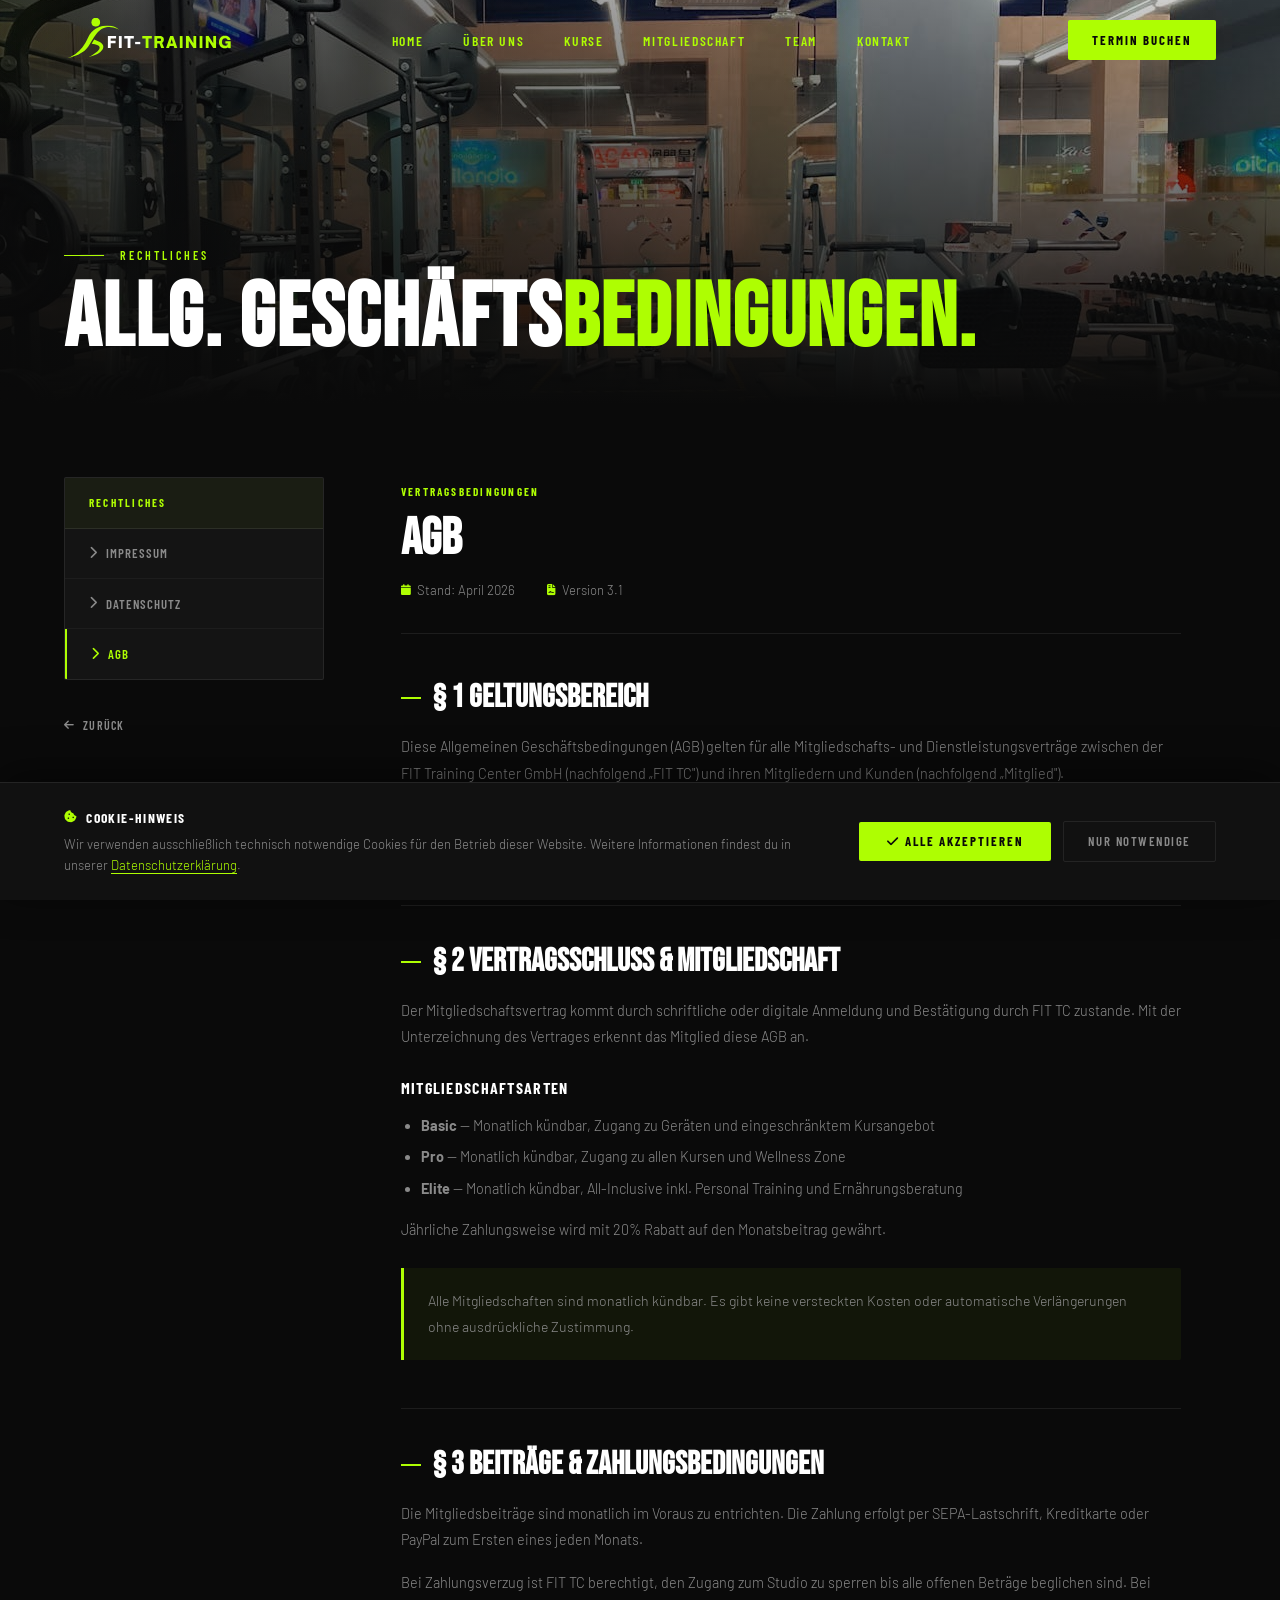
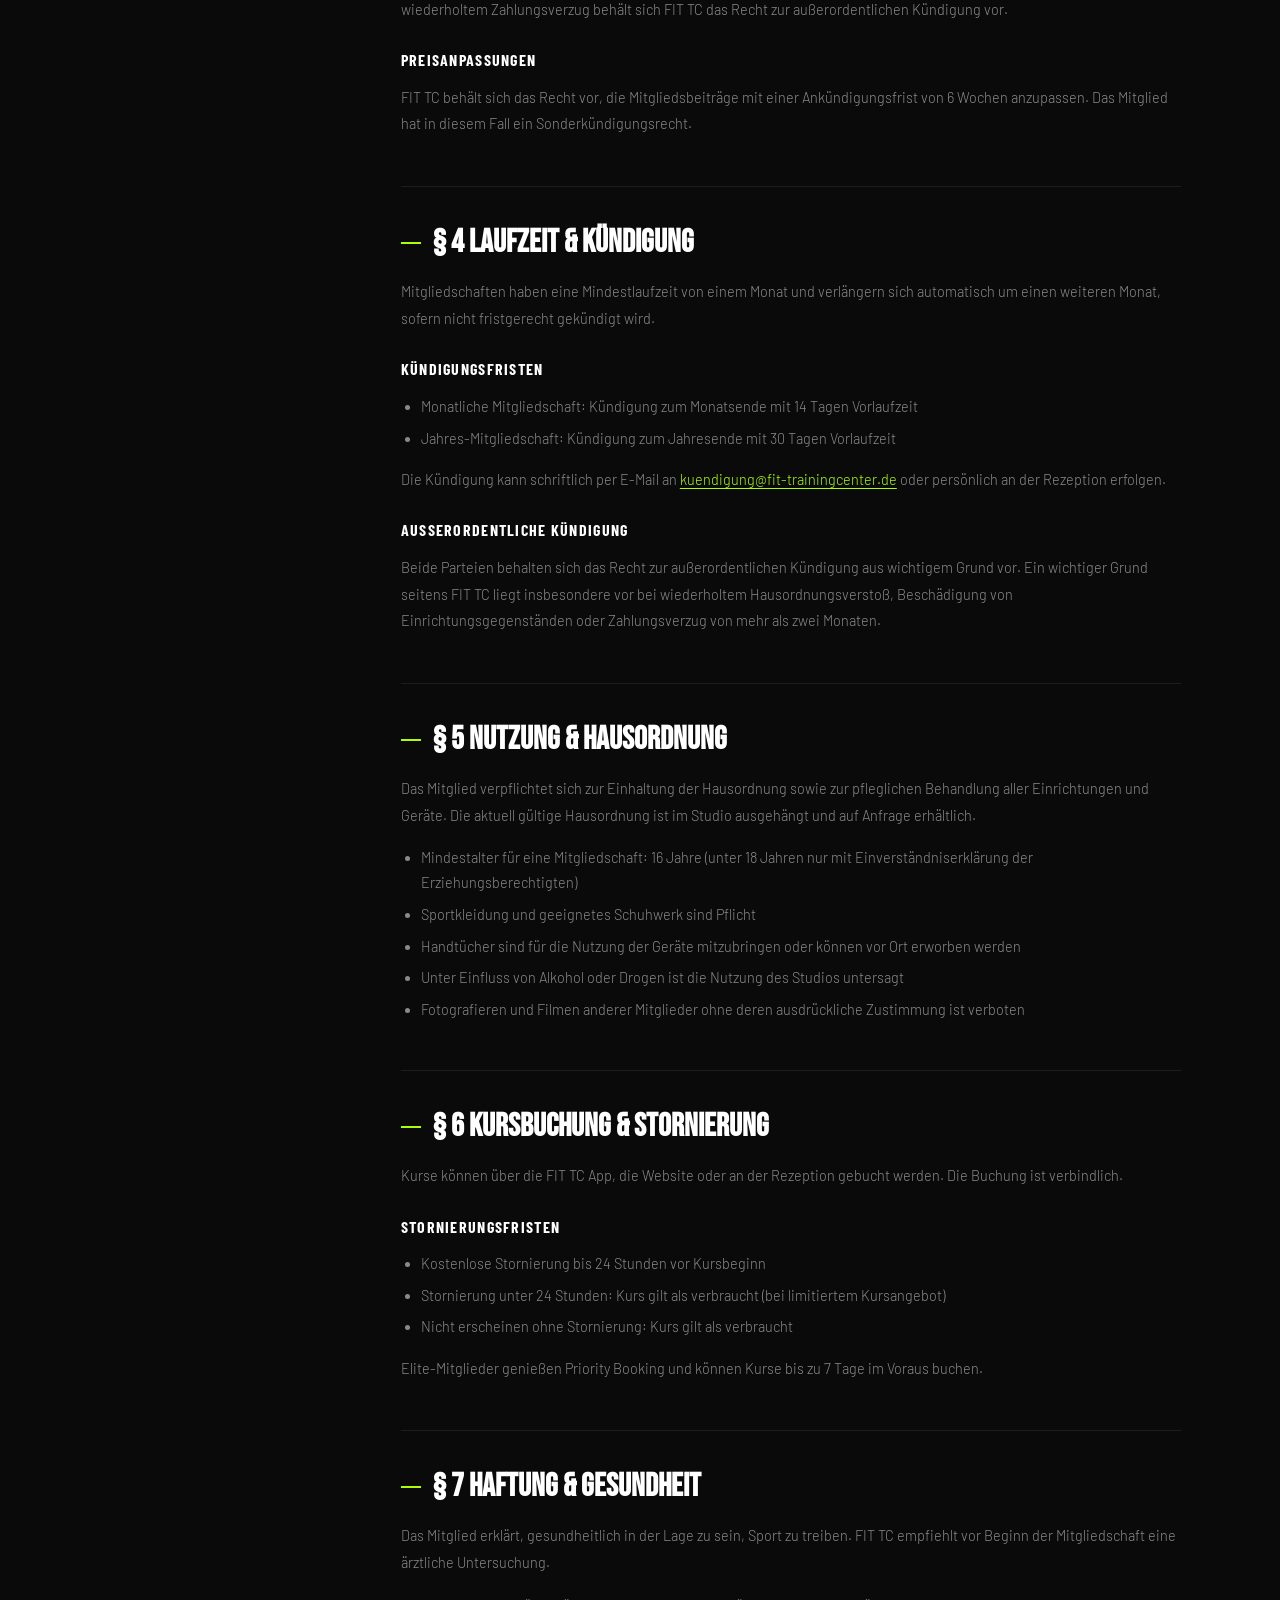
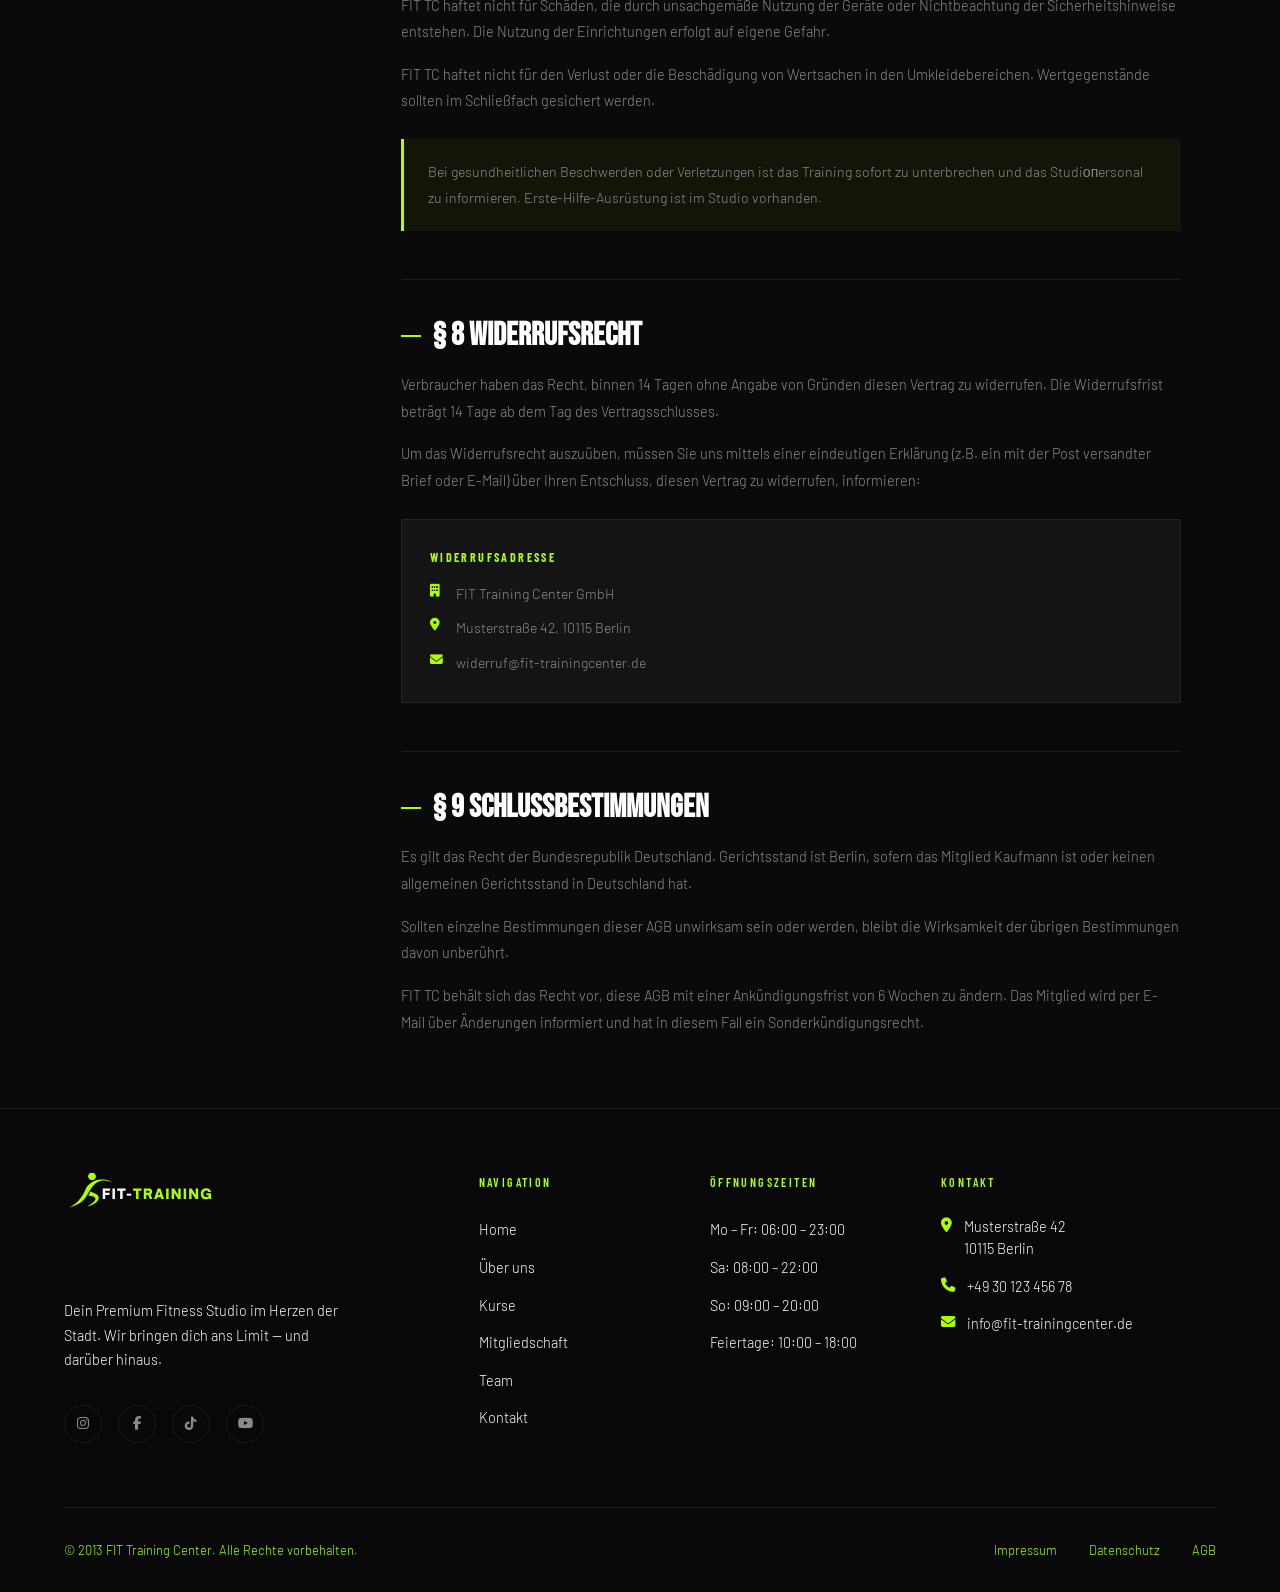
<file: agb.html>
<!DOCTYPE html>
<html lang="de">
  <head>
    <meta charset="UTF-8" />
    <meta name="viewport" content="width=device-width, initial-scale=1.0" />
    <meta
      name="description"
      content="FIT Training Center – Allgemeine Geschäftsbedingungen." />

    <!-- Favicon -->
    <link rel="icon" type="image/svg+xml" href="assets/favicon.svg" />
    <link rel="icon" type="image/x-icon" href="assets/favicon.ico" />
    <link rel="icon" type="image/png" sizes="96x96" href="favicon-96x96.png" />
    <link rel="apple-touch-icon" sizes="180x180" href="apple-touch-icon.png" />
    <meta name="apple-mobile-web-app-title" content="FIT Training Center" />
    <link rel="manifest" href="site.webmanifest" />

    <!-- Open Graph -->
    <meta property="og:type" content="website" />
    <meta property="og:site_name" content="FIT Training Center" />
    <meta
      property="og:title"
      content="FIT Training Center — Premium Fitness Studio" />
    <meta
      property="og:description"
      content="Dein Premium Fitness Studio in Berlin. Modernste Geräte, zertifizierte Trainer und über 35 Kurse pro Woche." />
    <meta property="og:image" content="assets/studio-one.jpg" />
    <meta property="og:locale" content="de_DE" />

    <title>FIT Training Center — AGB</title>

    <link rel="preconnect" href="https://fonts.googleapis.com" />
    <link rel="preconnect" href="https://fonts.gstatic.com" crossorigin />
    <link
      href="https://fonts.googleapis.com/css2?family=Bebas+Neue&family=Barlow:ital,wght@0,300;0,400;0,600;0,700;1,300&family=Barlow+Condensed:wght@400;600;700&display=swap"
      rel="stylesheet" />
    <link
      rel="stylesheet"
      href="https://cdnjs.cloudflare.com/ajax/libs/font-awesome/6.5.0/css/all.min.css" />
    <link rel="stylesheet" href="css/basic.css" />
    <link rel="stylesheet" href="css/legal.css" />
  </head>
  <body>
    <div class="progress-bar"></div>

    <!-- ── NAVIGATION ──────────────────────────────────────── -->
    <nav class="navbar">
      <div class="container">
        <a href="index.html" class="nav-logo">
          <img src="assets/logo.svg" alt="FIT Training Center" loading="lazy" />
        </a>
        <ul class="nav-links">
          <li><a href="index.html">Home</a></li>
          <li><a href="about.html">Über uns</a></li>
          <li><a href="courses.html">Kurse</a></li>
          <li><a href="membership.html">Mitgliedschaft</a></li>
          <li><a href="team.html">Team</a></li>
          <li><a href="contact.html">Kontakt</a></li>
        </ul>
        <a href="booking.html" class="nav-cta">Termin buchen</a>
        <button class="nav-hamburger" aria-label="Menü öffnen">
          <span></span><span></span><span></span>
        </button>
      </div>
    </nav>

    <nav class="nav-mobile">
      <a href="index.html">Home</a>
      <a href="about.html">Über uns</a>
      <a href="courses.html">Kurse</a>
      <a href="membership.html">Mitgliedschaft</a>
      <a href="team.html">Team</a>
      <a href="contact.html">Kontakt</a>
      <a href="booking.html" class="nav-cta-mobile">Termin buchen</a>
    </nav>

    <!-- ── PAGE HERO ────────────────────────────────────────── -->
    <section class="page-hero">
      <div class="page-hero-bg">
        <img
          src="assets/studio-five.jpg"
          alt="AGB"
          data-parallax="0.2"
          loading="lazy" />
      </div>
      <div class="page-hero-content">
        <div class="container">
          <div class="page-hero-eyebrow"><span>Rechtliches</span></div>
          <h1 class="page-hero-title">Allg. Geschäfts<em>bedingungen.</em></h1>
        </div>
      </div>
    </section>

    <!-- ── LEGAL CONTENT ─────────────────────────────────────── -->
    <section class="legal-section">
      <div class="container">
        <!-- Sidebar -->
        <aside class="legal-sidebar">
          <div class="legal-nav">
            <div class="legal-nav-title">Rechtliches</div>
            <div class="legal-nav-links">
              <a href="impressum.html"
                ><i class="fas fa-chevron-right"></i> Impressum</a
              >
              <a href="datenschutz.html"
                ><i class="fas fa-chevron-right"></i> Datenschutz</a
              >
              <a href="agb.html" class="active"
                ><i class="fas fa-chevron-right"></i> AGB</a
              >
            </div>
          </div>
          <a href="javascript:history.back()" class="legal-back">
            <i class="fas fa-arrow-left"></i> Zurück
          </a>
        </aside>

        <!-- Document -->
        <div class="legal-doc reveal">
          <div class="legal-doc-header">
            <span class="legal-doc-label">Vertragsbedingungen</span>
            <h1 class="legal-doc-title">AGB</h1>
            <div class="legal-doc-meta">
              <span><i class="fas fa-calendar"></i> Stand: April 2026</span>
              <span><i class="fas fa-file-contract"></i> Version 3.1</span>
            </div>
          </div>

          <div class="legal-block">
            <h2>§ 1 Geltungsbereich</h2>
            <p>
              Diese Allgemeinen Geschäftsbedingungen (AGB) gelten für alle
              Mitgliedschafts- und Dienstleistungsverträge zwischen der FIT
              Training Center GmbH (nachfolgend „FIT TC") und ihren Mitgliedern
              und Kunden (nachfolgend „Mitglied").
            </p>
            <p>
              Abweichende Bedingungen des Mitglieds werden nicht anerkannt, es
              sei denn, FIT TC stimmt ihrer Geltung ausdrücklich schriftlich zu.
            </p>
          </div>

          <div class="legal-divider"></div>

          <div class="legal-block">
            <h2>§ 2 Vertragsschluss & Mitgliedschaft</h2>
            <p>
              Der Mitgliedschaftsvertrag kommt durch schriftliche oder digitale
              Anmeldung und Bestätigung durch FIT TC zustande. Mit der
              Unterzeichnung des Vertrages erkennt das Mitglied diese AGB an.
            </p>
            <h3>Mitgliedschaftsarten</h3>
            <ul>
              <li>
                <strong>Basic</strong> — Monatlich kündbar, Zugang zu Geräten
                und eingeschränktem Kursangebot
              </li>
              <li>
                <strong>Pro</strong> — Monatlich kündbar, Zugang zu allen Kursen
                und Wellness Zone
              </li>
              <li>
                <strong>Elite</strong> — Monatlich kündbar, All-Inclusive inkl.
                Personal Training und Ernährungsberatung
              </li>
            </ul>
            <p>
              Jährliche Zahlungsweise wird mit 20% Rabatt auf den Monatsbeitrag
              gewährt.
            </p>

            <div class="legal-highlight">
              <p>
                Alle Mitgliedschaften sind monatlich kündbar. Es gibt keine
                versteckten Kosten oder automatische Verlängerungen ohne
                ausdrückliche Zustimmung.
              </p>
            </div>
          </div>

          <div class="legal-divider"></div>

          <div class="legal-block">
            <h2>§ 3 Beiträge & Zahlungsbedingungen</h2>
            <p>
              Die Mitgliedsbeiträge sind monatlich im Voraus zu entrichten. Die
              Zahlung erfolgt per SEPA-Lastschrift, Kreditkarte oder PayPal zum
              Ersten eines jeden Monats.
            </p>
            <p>
              Bei Zahlungsverzug ist FIT TC berechtigt, den Zugang zum Studio zu
              sperren bis alle offenen Beträge beglichen sind. Bei wiederholtem
              Zahlungsverzug behält sich FIT TC das Recht zur außerordentlichen
              Kündigung vor.
            </p>
            <h3>Preisanpassungen</h3>
            <p>
              FIT TC behält sich das Recht vor, die Mitgliedsbeiträge mit einer
              Ankündigungsfrist von 6 Wochen anzupassen. Das Mitglied hat in
              diesem Fall ein Sonderkündigungsrecht.
            </p>
          </div>

          <div class="legal-divider"></div>

          <div class="legal-block">
            <h2>§ 4 Laufzeit & Kündigung</h2>
            <p>
              Mitgliedschaften haben eine Mindestlaufzeit von einem Monat und
              verlängern sich automatisch um einen weiteren Monat, sofern nicht
              fristgerecht gekündigt wird.
            </p>
            <h3>Kündigungsfristen</h3>
            <ul>
              <li>
                Monatliche Mitgliedschaft: Kündigung zum Monatsende mit 14 Tagen
                Vorlaufzeit
              </li>
              <li>
                Jahres-Mitgliedschaft: Kündigung zum Jahresende mit 30 Tagen
                Vorlaufzeit
              </li>
            </ul>
            <p>
              Die Kündigung kann schriftlich per E-Mail an
              <a href="mailto:kuendigung@fit-trainingcenter.de"
                >kuendigung@fit-trainingcenter.de</a
              >
              oder persönlich an der Rezeption erfolgen.
            </p>
            <h3>Außerordentliche Kündigung</h3>
            <p>
              Beide Parteien behalten sich das Recht zur außerordentlichen
              Kündigung aus wichtigem Grund vor. Ein wichtiger Grund seitens FIT
              TC liegt insbesondere vor bei wiederholtem Hausordnungsverstoß,
              Beschädigung von Einrichtungsgegenständen oder Zahlungsverzug von
              mehr als zwei Monaten.
            </p>
          </div>

          <div class="legal-divider"></div>

          <div class="legal-block">
            <h2>§ 5 Nutzung & Hausordnung</h2>
            <p>
              Das Mitglied verpflichtet sich zur Einhaltung der Hausordnung
              sowie zur pfleglichen Behandlung aller Einrichtungen und Geräte.
              Die aktuell gültige Hausordnung ist im Studio ausgehängt und auf
              Anfrage erhältlich.
            </p>
            <ul>
              <li>
                Mindestalter für eine Mitgliedschaft: 16 Jahre (unter 18 Jahren
                nur mit Einverständniserklärung der Erziehungsberechtigten)
              </li>
              <li>Sportkleidung und geeignetes Schuhwerk sind Pflicht</li>
              <li>
                Handtücher sind für die Nutzung der Geräte mitzubringen oder
                können vor Ort erworben werden
              </li>
              <li>
                Unter Einfluss von Alkohol oder Drogen ist die Nutzung des
                Studios untersagt
              </li>
              <li>
                Fotografieren und Filmen anderer Mitglieder ohne deren
                ausdrückliche Zustimmung ist verboten
              </li>
            </ul>
          </div>

          <div class="legal-divider"></div>

          <div class="legal-block">
            <h2>§ 6 Kursbuchung & Stornierung</h2>
            <p>
              Kurse können über die FIT TC App, die Website oder an der
              Rezeption gebucht werden. Die Buchung ist verbindlich.
            </p>
            <h3>Stornierungsfristen</h3>
            <ul>
              <li>Kostenlose Stornierung bis 24 Stunden vor Kursbeginn</li>
              <li>
                Stornierung unter 24 Stunden: Kurs gilt als verbraucht (bei
                limitiertem Kursangebot)
              </li>
              <li>
                Nicht erscheinen ohne Stornierung: Kurs gilt als verbraucht
              </li>
            </ul>
            <p>
              Elite-Mitglieder genießen Priority Booking und können Kurse bis zu
              7 Tage im Voraus buchen.
            </p>
          </div>

          <div class="legal-divider"></div>

          <div class="legal-block">
            <h2>§ 7 Haftung & Gesundheit</h2>
            <p>
              Das Mitglied erklärt, gesundheitlich in der Lage zu sein, Sport zu
              treiben. FIT TC empfiehlt vor Beginn der Mitgliedschaft eine
              ärztliche Untersuchung.
            </p>
            <p>
              FIT TC haftet nicht für Schäden, die durch unsachgemäße Nutzung
              der Geräte oder Nichtbeachtung der Sicherheitshinweise entstehen.
              Die Nutzung der Einrichtungen erfolgt auf eigene Gefahr.
            </p>
            <p>
              FIT TC haftet nicht für den Verlust oder die Beschädigung von
              Wertsachen in den Umkleidebereichen. Wertgegenstände sollten im
              Schließfach gesichert werden.
            </p>

            <div class="legal-highlight">
              <p>
                Bei gesundheitlichen Beschwerden oder Verletzungen ist das
                Training sofort zu unterbrechen und das Studiопersonal zu
                informieren. Erste-Hilfe-Ausrüstung ist im Studio vorhanden.
              </p>
            </div>
          </div>

          <div class="legal-divider"></div>

          <div class="legal-block">
            <h2>§ 8 Widerrufsrecht</h2>
            <p>
              Verbraucher haben das Recht, binnen 14 Tagen ohne Angabe von
              Gründen diesen Vertrag zu widerrufen. Die Widerrufsfrist beträgt
              14 Tage ab dem Tag des Vertragsschlusses.
            </p>
            <p>
              Um das Widerrufsrecht auszuüben, müssen Sie uns mittels einer
              eindeutigen Erklärung (z.B. ein mit der Post versandter Brief oder
              E-Mail) über Ihren Entschluss, diesen Vertrag zu widerrufen,
              informieren:
            </p>
            <div class="legal-contact-box">
              <h4>Widerrufsadresse</h4>
              <div class="legal-contact-row">
                <i class="fas fa-building"></i
                ><span>FIT Training Center GmbH</span>
              </div>
              <div class="legal-contact-row">
                <i class="fas fa-location-dot"></i
                ><span>Musterstraße 42, 10115 Berlin</span>
              </div>
              <div class="legal-contact-row">
                <i class="fas fa-envelope"></i
                ><span>widerruf@fit-trainingcenter.de</span>
              </div>
            </div>
          </div>

          <div class="legal-divider"></div>

          <div class="legal-block">
            <h2>§ 9 Schlussbestimmungen</h2>
            <p>
              Es gilt das Recht der Bundesrepublik Deutschland. Gerichtsstand
              ist Berlin, sofern das Mitglied Kaufmann ist oder keinen
              allgemeinen Gerichtsstand in Deutschland hat.
            </p>
            <p>
              Sollten einzelne Bestimmungen dieser AGB unwirksam sein oder
              werden, bleibt die Wirksamkeit der übrigen Bestimmungen davon
              unberührt.
            </p>
            <p>
              FIT TC behält sich das Recht vor, diese AGB mit einer
              Ankündigungsfrist von 6 Wochen zu ändern. Das Mitglied wird per
              E-Mail über Änderungen informiert und hat in diesem Fall ein
              Sonderkündigungsrecht.
            </p>
          </div>
        </div>
      </div>
    </section>

    <!-- ── FOOTER ───────────────────────────────────────────── -->
    <footer class="footer">
      <div class="container">
        <div class="footer-grid">
          <div class="footer-brand">
            <img
              src="assets/logo.svg"
              alt="FIT Training Center"
              loading="lazy" />
            <p>
              Dein Premium Fitness Studio im Herzen der Stadt. Wir bringen dich
              ans Limit — und darüber hinaus.
            </p>
            <div class="footer-social">
              <a href="#" aria-label="Instagram"
                ><i class="fab fa-instagram"></i
              ></a>
              <a href="#" aria-label="Facebook"
                ><i class="fab fa-facebook-f"></i
              ></a>
              <a href="#" aria-label="TikTok"><i class="fab fa-tiktok"></i></a>
              <a href="#" aria-label="YouTube"
                ><i class="fab fa-youtube"></i
              ></a>
            </div>
          </div>
          <div class="footer-col">
            <h4>Navigation</h4>
            <ul>
              <li><a href="index.html">Home</a></li>
              <li><a href="about.html">Über uns</a></li>
              <li><a href="courses.html">Kurse</a></li>
              <li><a href="membership.html">Mitgliedschaft</a></li>
              <li><a href="team.html">Team</a></li>
              <li><a href="contact.html">Kontakt</a></li>
            </ul>
          </div>
          <div class="footer-col">
            <h4>Öffnungszeiten</h4>
            <ul>
              <li><a>Mo – Fr: 06:00 – 23:00</a></li>
              <li><a>Sa: 08:00 – 22:00</a></li>
              <li><a>So: 09:00 – 20:00</a></li>
              <li><a>Feiertage: 10:00 – 18:00</a></li>
            </ul>
          </div>
          <div class="footer-col">
            <h4>Kontakt</h4>
            <div class="footer-contact-item">
              <i class="fas fa-location-dot icon"></i>
              <span>Musterstraße 42<br />10115 Berlin</span>
            </div>
            <div class="footer-contact-item">
              <i class="fas fa-phone icon"></i>
              <span>+49 30 123 456 78</span>
            </div>
            <div class="footer-contact-item">
              <i class="fas fa-envelope icon"></i>
              <span>info@fit-trainingcenter.de</span>
            </div>
          </div>
        </div>
        <div class="footer-bottom">
          <p>© 2013 FIT Training Center. Alle Rechte vorbehalten.</p>
          <div class="footer-bottom-links">
            <a href="impressum.html">Impressum</a>
            <a href="datenschutz.html">Datenschutz</a>
            <a href="agb.html">AGB</a>
          </div>
        </div>
      </div>
    </footer>

    <!-- ── COOKIE BANNER ───────────────────────────────────────── -->
    <div class="cookie-banner" id="cookieBanner">
      <div class="container">
        <div class="cookie-banner-inner">
          <div class="cookie-banner-text">
            <h4><i class="fas fa-cookie-bite"></i> Cookie-Hinweis</h4>
            <p>
              Wir verwenden ausschließlich technisch notwendige Cookies für den
              Betrieb dieser Website. Weitere Informationen findest du in
              unserer
              <a href="datenschutz.html">Datenschutzerklärung</a>.
            </p>
          </div>
          <div class="cookie-banner-actions">
            <button class="cookie-btn-accept" id="cookieAccept">
              <i class="fas fa-check"></i> Alle akzeptieren
            </button>
            <button class="cookie-btn-necessary" id="cookieNecessary">
              Nur notwendige
            </button>
          </div>
        </div>
      </div>
    </div>

    <script src="js/main.js"></script>
  </body>
</html>
</file>
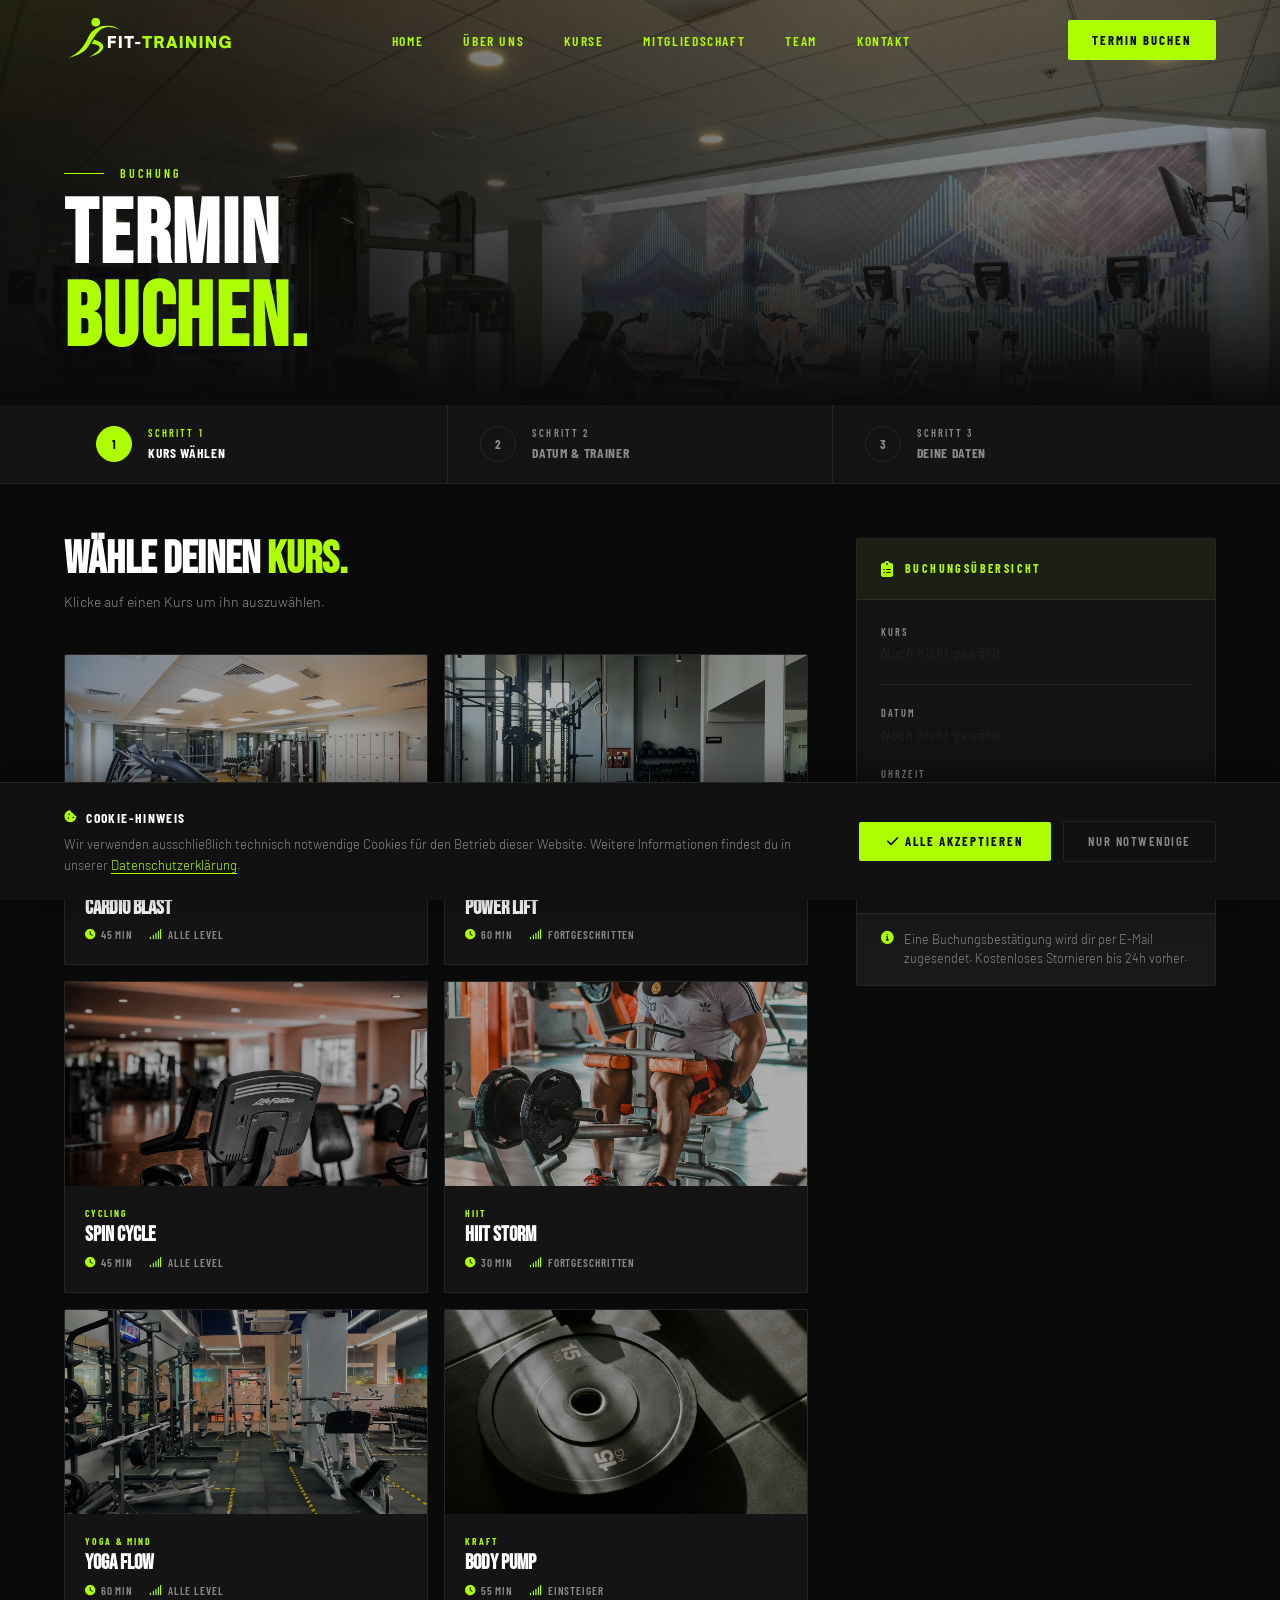
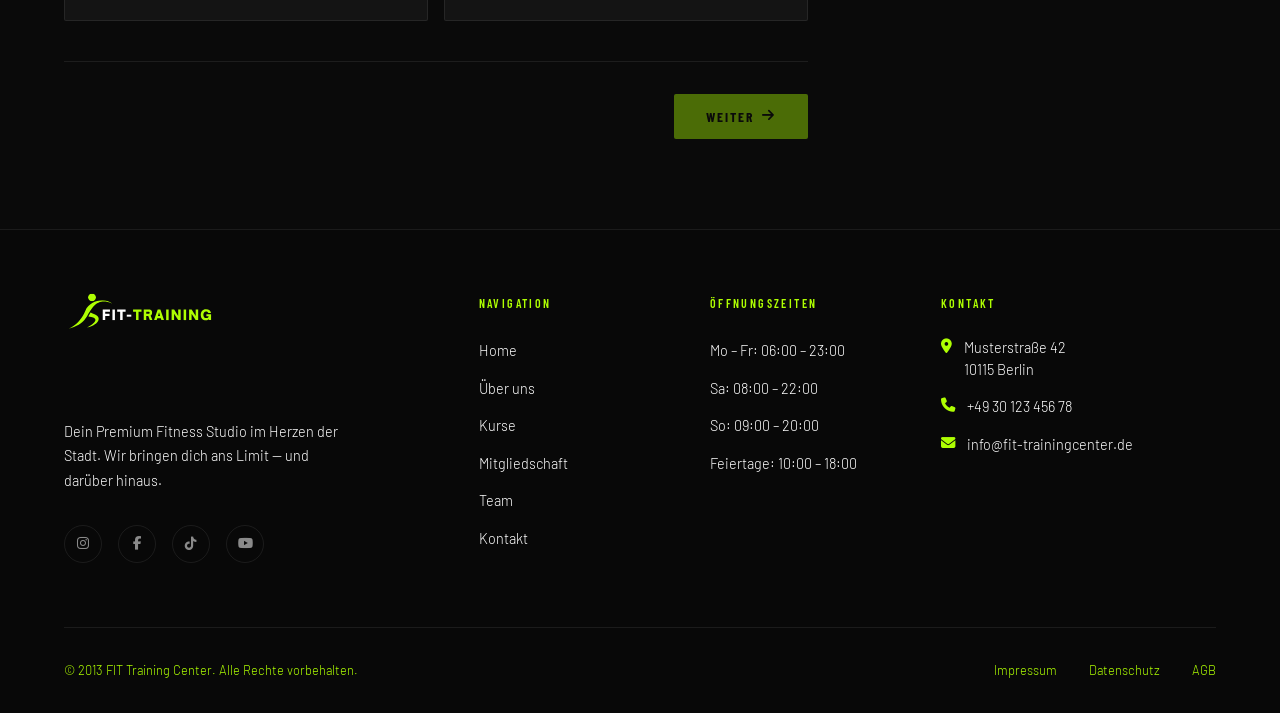
<file: booking.html>
<!DOCTYPE html>
<html lang="de">
  <head>
    <meta charset="UTF-8" />
    <meta name="viewport" content="width=device-width, initial-scale=1.0" />
    <meta
      name="description"
      content="FIT Training Center – Kurs buchen. Wähle deinen Kurs, Termin und Trainer." />

    <!-- Favicon -->
    <link rel="icon" type="image/svg+xml" href="assets/favicon.svg" />
    <link rel="icon" type="image/x-icon" href="assets/favicon.ico" />
    <link rel="icon" type="image/png" sizes="96x96" href="favicon-96x96.png" />
    <link rel="apple-touch-icon" sizes="180x180" href="apple-touch-icon.png" />
    <meta name="apple-mobile-web-app-title" content="FIT Training Center" />
    <link rel="manifest" href="site.webmanifest" />

    <!-- Open Graph -->
    <meta property="og:type" content="website" />
    <meta property="og:site_name" content="FIT Training Center" />
    <meta
      property="og:title"
      content="FIT Training Center — Premium Fitness Studio" />
    <meta
      property="og:description"
      content="Dein Premium Fitness Studio in Berlin. Modernste Geräte, zertifizierte Trainer und über 35 Kurse pro Woche." />
    <meta property="og:image" content="assets/studio-one.jpg" />
    <meta property="og:locale" content="de_DE" />

    <title>FIT Training Center — Termin buchen</title>

    <link rel="preconnect" href="https://fonts.googleapis.com" />
    <link rel="preconnect" href="https://fonts.gstatic.com" crossorigin />
    <link
      href="https://fonts.googleapis.com/css2?family=Bebas+Neue&family=Barlow:ital,wght@0,300;0,400;0,600;0,700;1,300&family=Barlow+Condensed:wght@400;600;700&display=swap"
      rel="stylesheet" />
    <link
      rel="stylesheet"
      href="https://cdnjs.cloudflare.com/ajax/libs/font-awesome/6.5.0/css/all.min.css" />
    <link rel="stylesheet" href="css/basic.css" />
    <link rel="stylesheet" href="css/booking.css" />
    <link rel="stylesheet" href="css/index.css" />
  </head>
  <body>
    <div class="progress-bar"></div>

    <!-- ── NAVIGATION ──────────────────────────────────────── -->
    <nav class="navbar">
      <div class="container">
        <a href="index.html" class="nav-logo">
          <img src="assets/logo.svg" alt="FIT Training Center" loading="lazy" />
        </a>
        <ul class="nav-links">
          <li><a href="index.html">Home</a></li>
          <li><a href="about.html">Über uns</a></li>
          <li><a href="courses.html">Kurse</a></li>
          <li><a href="membership.html">Mitgliedschaft</a></li>
          <li><a href="team.html">Team</a></li>
          <li><a href="contact.html">Kontakt</a></li>
        </ul>
        <a href="booking.html" class="nav-cta active">Termin buchen</a>
        <button class="nav-hamburger" aria-label="Menü öffnen">
          <span></span><span></span><span></span>
        </button>
      </div>
    </nav>

    <nav class="nav-mobile">
      <a href="index.html">Home</a>
      <a href="about.html">Über uns</a>
      <a href="courses.html">Kurse</a>
      <a href="membership.html">Mitgliedschaft</a>
      <a href="team.html">Team</a>
      <a href="contact.html">Kontakt</a>
      <a href="booking.html" class="nav-cta-mobile">Termin buchen</a>
    </nav>

    <!-- ── HERO ─────────────────────────────────────────────── -->
    <section class="booking-hero">
      <div class="booking-hero-bg">
        <img
          src="assets/studio-one.jpg"
          alt="Termin buchen"
          data-parallax="0.2"
          loading="lazy" />
      </div>
      <div class="booking-hero-content">
        <div class="container">
          <div class="booking-hero-eyebrow"><span>Buchung</span></div>
          <h1 class="booking-hero-title">Termin<br /><em>buchen.</em></h1>
        </div>
      </div>
    </section>

    <!-- ── PROGRESS BAR ──────────────────────────────────────── -->
    <div class="booking-progress">
      <div class="container">
        <div class="booking-progress-inner">
          <div class="progress-step active" id="progressStep1">
            <div class="progress-step-num">1</div>
            <div class="progress-step-text">
              <span class="progress-step-label">Schritt 1</span>
              <span class="progress-step-title">Kurs wählen</span>
            </div>
          </div>
          <div class="progress-step" id="progressStep2">
            <div class="progress-step-num">2</div>
            <div class="progress-step-text">
              <span class="progress-step-label">Schritt 2</span>
              <span class="progress-step-title">Datum & Trainer</span>
            </div>
          </div>
          <div class="progress-step" id="progressStep3">
            <div class="progress-step-num">3</div>
            <div class="progress-step-text">
              <span class="progress-step-label">Schritt 3</span>
              <span class="progress-step-title">Deine Daten</span>
            </div>
          </div>
        </div>
      </div>
    </div>

    <!-- ── BOOKING MAIN ──────────────────────────────────────── -->
    <section class="booking-main" id="bookingMain">
      <div class="container">
        <div class="booking-layout">
          <!-- LEFT: Steps -->
          <div class="booking-steps-wrap">
            <!-- ── STEP 1: Kurs wählen ────────────────────────── -->
            <div class="booking-step active" id="step1">
              <h2 class="step-title">Wähle deinen <em>Kurs.</em></h2>
              <p class="step-subtitle">
                Klicke auf einen Kurs um ihn auszuwählen.
              </p>

              <div class="course-select-grid">
                <div
                  class="course-select-card"
                  data-course="Cardio Blast"
                  data-cat="Cardio"
                  data-duration="45 Min"
                  data-level="Alle Level">
                  <div class="course-select-img">
                    <img
                      src="assets/cardio.jpg"
                      alt="Cardio Blast"
                      loading="lazy" />
                  </div>
                  <div class="course-select-body">
                    <span class="course-select-cat">Cardio</span>
                    <h3 class="course-select-name">Cardio Blast</h3>
                    <div class="course-select-meta">
                      <span><i class="fas fa-clock"></i> 45 Min</span>
                      <span><i class="fas fa-signal"></i> Alle Level</span>
                    </div>
                  </div>
                </div>

                <div
                  class="course-select-card"
                  data-course="Power Lift"
                  data-cat="Kraft"
                  data-duration="60 Min"
                  data-level="Fortgeschritten">
                  <div class="course-select-img">
                    <img
                      src="assets/strength.jpg"
                      alt="Power Lift"
                      loading="lazy" />
                  </div>
                  <div class="course-select-body">
                    <span class="course-select-cat">Kraft</span>
                    <h3 class="course-select-name">Power Lift</h3>
                    <div class="course-select-meta">
                      <span><i class="fas fa-clock"></i> 60 Min</span>
                      <span><i class="fas fa-signal"></i> Fortgeschritten</span>
                    </div>
                  </div>
                </div>

                <div
                  class="course-select-card"
                  data-course="Spin Cycle"
                  data-cat="Cycling"
                  data-duration="45 Min"
                  data-level="Alle Level">
                  <div class="course-select-img">
                    <img
                      src="assets/bikes.jpg"
                      alt="Spin Cycle"
                      loading="lazy" />
                  </div>
                  <div class="course-select-body">
                    <span class="course-select-cat">Cycling</span>
                    <h3 class="course-select-name">Spin Cycle</h3>
                    <div class="course-select-meta">
                      <span><i class="fas fa-clock"></i> 45 Min</span>
                      <span><i class="fas fa-signal"></i> Alle Level</span>
                    </div>
                  </div>
                </div>

                <div
                  class="course-select-card"
                  data-course="HIIT Storm"
                  data-cat="HIIT"
                  data-duration="30 Min"
                  data-level="Fortgeschritten">
                  <div class="course-select-img">
                    <img
                      src="assets/workout.jpg"
                      alt="HIIT Storm"
                      loading="lazy" />
                  </div>
                  <div class="course-select-body">
                    <span class="course-select-cat">HIIT</span>
                    <h3 class="course-select-name">HIIT Storm</h3>
                    <div class="course-select-meta">
                      <span><i class="fas fa-clock"></i> 30 Min</span>
                      <span><i class="fas fa-signal"></i> Fortgeschritten</span>
                    </div>
                  </div>
                </div>

                <div
                  class="course-select-card"
                  data-course="Yoga Flow"
                  data-cat="Yoga & Mind"
                  data-duration="60 Min"
                  data-level="Alle Level">
                  <div class="course-select-img">
                    <img
                      src="assets/studio-five.jpg"
                      alt="Yoga Flow"
                      loading="lazy" />
                  </div>
                  <div class="course-select-body">
                    <span class="course-select-cat">Yoga & Mind</span>
                    <h3 class="course-select-name">Yoga Flow</h3>
                    <div class="course-select-meta">
                      <span><i class="fas fa-clock"></i> 60 Min</span>
                      <span><i class="fas fa-signal"></i> Alle Level</span>
                    </div>
                  </div>
                </div>

                <div
                  class="course-select-card"
                  data-course="Body Pump"
                  data-cat="Kraft"
                  data-duration="55 Min"
                  data-level="Einsteiger">
                  <div class="course-select-img">
                    <img
                      src="assets/barbels.jpg"
                      alt="Body Pump"
                      loading="lazy" />
                  </div>
                  <div class="course-select-body">
                    <span class="course-select-cat">Kraft</span>
                    <h3 class="course-select-name">Body Pump</h3>
                    <div class="course-select-meta">
                      <span><i class="fas fa-clock"></i> 55 Min</span>
                      <span><i class="fas fa-signal"></i> Einsteiger</span>
                    </div>
                  </div>
                </div>
              </div>

              <div class="step-nav">
                <div></div>
                <button class="btn-next" id="nextStep1" disabled>
                  Weiter <i class="fas fa-arrow-right"></i>
                </button>
              </div>
            </div>

            <!-- ── STEP 2: Datum & Trainer ────────────────────── -->
            <div class="booking-step" id="step2">
              <h2 class="step-title">Datum & <em>Trainer.</em></h2>
              <p class="step-subtitle">
                Wähle deinen Wunschtermin und deinen Trainer.
              </p>

              <div class="step2-grid">
                <!-- Calendar -->
                <div>
                  <div class="calendar-wrap">
                    <h4>Datum wählen</h4>
                    <div class="calendar">
                      <div class="calendar-header">
                        <button class="cal-nav" id="calPrev">
                          <i class="fas fa-chevron-left"></i>
                        </button>
                        <h5 id="calMonthLabel">April 2026</h5>
                        <button class="cal-nav" id="calNext">
                          <i class="fas fa-chevron-right"></i>
                        </button>
                      </div>
                      <div class="calendar-grid">
                        <div class="calendar-days-header">
                          <span>Mo</span><span>Di</span><span>Mi</span>
                          <span>Do</span><span>Fr</span><span>Sa</span
                          ><span>So</span>
                        </div>
                        <div class="calendar-dates" id="calDates"></div>
                      </div>
                    </div>
                  </div>

                  <!-- Time Slots -->
                  <div class="timeslots-wrap" style="margin-top: 1.5rem">
                    <h4>Uhrzeit wählen</h4>
                    <div class="timeslots" id="timeslots">
                      <div class="timeslot" data-time="06:30">06:30</div>
                      <div class="timeslot" data-time="08:00">08:00</div>
                      <div class="timeslot" data-time="09:30">09:30</div>
                      <div class="timeslot" data-time="11:00">11:00</div>
                      <div class="timeslot" data-time="12:00">12:00</div>
                      <div class="timeslot full" data-time="17:30">17:30</div>
                      <div class="timeslot" data-time="18:30">18:30</div>
                      <div class="timeslot full" data-time="19:00">19:00</div>
                      <div class="timeslot" data-time="19:30">19:30</div>
                      <div class="timeslot" data-time="20:00">20:00</div>
                    </div>
                  </div>
                </div>

                <!-- Trainer -->
                <div class="trainer-select-wrap">
                  <h4>Trainer wählen</h4>
                  <div class="trainer-options">
                    <div
                      class="trainer-option"
                      data-trainer="Tom Schneider"
                      data-role="Strength Coach">
                      <div class="trainer-option-avatar">TS</div>
                      <div class="trainer-option-info">
                        <span class="trainer-option-name">Tom Schneider</span>
                        <span class="trainer-option-role"
                          >Head Coach · Strength</span
                        >
                      </div>
                      <div class="trainer-option-check">
                        <i class="fas fa-check"></i>
                      </div>
                    </div>

                    <div
                      class="trainer-option"
                      data-trainer="Sarah Müller"
                      data-role="Cardio Coach">
                      <div class="trainer-option-avatar">SM</div>
                      <div class="trainer-option-info">
                        <span class="trainer-option-name">Sarah Müller</span>
                        <span class="trainer-option-role"
                          >Cardio & Group Fitness</span
                        >
                      </div>
                      <div class="trainer-option-check">
                        <i class="fas fa-check"></i>
                      </div>
                    </div>

                    <div
                      class="trainer-option"
                      data-trainer="Marco Rossi"
                      data-role="HIIT Coach">
                      <div class="trainer-option-avatar">MR</div>
                      <div class="trainer-option-info">
                        <span class="trainer-option-name">Marco Rossi</span>
                        <span class="trainer-option-role"
                          >HIIT & Performance</span
                        >
                      </div>
                      <div class="trainer-option-check">
                        <i class="fas fa-check"></i>
                      </div>
                    </div>

                    <div
                      class="trainer-option"
                      data-trainer="Nina Weber"
                      data-role="Cycling Coach">
                      <div class="trainer-option-avatar">NW</div>
                      <div class="trainer-option-info">
                        <span class="trainer-option-name">Nina Weber</span>
                        <span class="trainer-option-role">Indoor Cycling</span>
                      </div>
                      <div class="trainer-option-check">
                        <i class="fas fa-check"></i>
                      </div>
                    </div>

                    <div
                      class="trainer-option"
                      data-trainer="Lisa Köhler"
                      data-role="Yoga Coach">
                      <div class="trainer-option-avatar">LK</div>
                      <div class="trainer-option-info">
                        <span class="trainer-option-name">Lisa Köhler</span>
                        <span class="trainer-option-role">Yoga & Mobility</span>
                      </div>
                      <div class="trainer-option-check">
                        <i class="fas fa-check"></i>
                      </div>
                    </div>
                  </div>
                </div>
              </div>

              <div class="step-nav">
                <button class="btn-back" id="backStep2">
                  <i class="fas fa-arrow-left"></i> Zurück
                </button>
                <button class="btn-next" id="nextStep2" disabled>
                  Weiter <i class="fas fa-arrow-right"></i>
                </button>
              </div>
            </div>

            <!-- ── STEP 3: Persönliche Daten ──────────────────── -->
            <div class="booking-step" id="step3">
              <h2 class="step-title">Deine <em>Daten.</em></h2>
              <p class="step-subtitle">
                Fast geschafft — trage deine Daten ein und bestätige die
                Buchung.
              </p>

              <form class="booking-form" id="bookingForm" novalidate>
                <div class="form-row">
                  <div class="form-group">
                    <label for="bFirstName">Vorname *</label>
                    <input
                      type="text"
                      id="bFirstName"
                      placeholder="Max"
                      required />
                  </div>
                  <div class="form-group">
                    <label for="bLastName">Nachname *</label>
                    <input
                      type="text"
                      id="bLastName"
                      placeholder="Mustermann"
                      required />
                  </div>
                </div>

                <div class="form-row">
                  <div class="form-group">
                    <label for="bEmail">E-Mail *</label>
                    <input
                      type="email"
                      id="bEmail"
                      placeholder="max@beispiel.de"
                      required />
                  </div>
                  <div class="form-group">
                    <label for="bPhone">Telefon</label>
                    <input
                      type="tel"
                      id="bPhone"
                      placeholder="+49 30 123 456" />
                  </div>
                </div>

                <div class="form-group">
                  <label for="bMembership">Mitgliedschaft</label>
                  <select id="bMembership">
                    <option value="">Ich bin noch kein Mitglied</option>
                    <option value="basic">Basic Mitglied</option>
                    <option value="pro">Pro Mitglied</option>
                    <option value="elite">Elite Mitglied</option>
                  </select>
                </div>

                <div class="form-group">
                  <label for="bNotes">Anmerkungen</label>
                  <input
                    type="text"
                    id="bNotes"
                    placeholder="Verletzungen, besondere Wünsche..." />
                </div>

                <div class="form-group">
                  <label class="form-checkbox">
                    <input type="checkbox" id="bPrivacy" required />
                    <span
                      >Ich habe die <a href="#">Datenschutzerklärung</a> gelesen
                      und stimme zu. *</span
                    >
                  </label>
                </div>
              </form>

              <div class="step-nav">
                <button class="btn-back" id="backStep3">
                  <i class="fas fa-arrow-left"></i> Zurück
                </button>
                <button class="btn-next" id="submitBooking">
                  <i class="fas fa-bolt"></i> Buchung bestätigen
                </button>
              </div>
            </div>
          </div>

          <!-- RIGHT: Summary Sidebar -->
          <div class="booking-sidebar">
            <div class="booking-summary">
              <div class="summary-header">
                <i class="fas fa-clipboard-list"></i>
                <h4>Buchungsübersicht</h4>
              </div>
              <div class="summary-body">
                <div class="summary-item">
                  <span class="summary-item-label">Kurs</span>
                  <span class="summary-item-value empty" id="summCourse"
                    >Noch nicht gewählt</span
                  >
                </div>
                <div class="summary-divider"></div>
                <div class="summary-item">
                  <span class="summary-item-label">Datum</span>
                  <span class="summary-item-value empty" id="summDate"
                    >Noch nicht gewählt</span
                  >
                </div>
                <div class="summary-item">
                  <span class="summary-item-label">Uhrzeit</span>
                  <span class="summary-item-value empty" id="summTime"
                    >Noch nicht gewählt</span
                  >
                </div>
                <div class="summary-divider"></div>
                <div class="summary-item">
                  <span class="summary-item-label">Trainer</span>
                  <span class="summary-item-value empty" id="summTrainer"
                    >Noch nicht gewählt</span
                  >
                </div>
              </div>
              <div class="summary-note">
                <i class="fas fa-info-circle"></i>
                <p>
                  Eine Buchungsbestätigung wird dir per E-Mail zugesendet.
                  Kostenloses Stornieren bis 24h vorher.
                </p>
              </div>
            </div>
          </div>
        </div>

        <!-- ── CONFIRMATION ──────────────────────────────────── -->
        <div class="booking-confirmation" id="bookingConfirmation">
          <div class="confirmation-icon">
            <i class="fas fa-check"></i>
          </div>
          <h2 class="confirmation-title">Buchung<br /><em>bestätigt!</em></h2>
          <p class="confirmation-text">
            Wir freuen uns auf dich! Eine Bestätigung wurde an deine
            E-Mail-Adresse gesendet. Denke daran, 10 Minuten vor Kursbeginn da
            zu sein.
          </p>
          <div class="confirmation-details" id="confirmDetails"></div>
          <div class="confirmation-btns">
            <a href="courses.html" class="btn btn-outline">
              <i class="fas fa-calendar"></i> Weitere Kurse
            </a>
            <a href="index.html" class="btn btn-primary">
              <i class="fas fa-house"></i> Zur Startseite
            </a>
          </div>
        </div>
      </div>
    </section>

    <!-- ── FOOTER ───────────────────────────────────────────── -->
    <footer class="footer">
      <div class="container">
        <div class="footer-grid">
          <div class="footer-brand">
            <img
              src="assets/logo.svg"
              alt="FIT Training Center"
              loading="lazy" />
            <p>
              Dein Premium Fitness Studio im Herzen der Stadt. Wir bringen dich
              ans Limit — und darüber hinaus.
            </p>
            <div class="footer-social">
              <a href="#" aria-label="Instagram"
                ><i class="fab fa-instagram"></i
              ></a>
              <a href="#" aria-label="Facebook"
                ><i class="fab fa-facebook-f"></i
              ></a>
              <a href="#" aria-label="TikTok"><i class="fab fa-tiktok"></i></a>
              <a href="#" aria-label="YouTube"
                ><i class="fab fa-youtube"></i
              ></a>
            </div>
          </div>
          <div class="footer-col">
            <h4>Navigation</h4>
            <ul>
              <li><a href="index.html">Home</a></li>
              <li><a href="about.html">Über uns</a></li>
              <li><a href="courses.html">Kurse</a></li>
              <li><a href="membership.html">Mitgliedschaft</a></li>
              <li><a href="team.html">Team</a></li>
              <li><a href="contact.html">Kontakt</a></li>
            </ul>
          </div>
          <div class="footer-col">
            <h4>Öffnungszeiten</h4>
            <ul>
              <li><a>Mo – Fr: 06:00 – 23:00</a></li>
              <li><a>Sa: 08:00 – 22:00</a></li>
              <li><a>So: 09:00 – 20:00</a></li>
              <li><a>Feiertage: 10:00 – 18:00</a></li>
            </ul>
          </div>
          <div class="footer-col">
            <h4>Kontakt</h4>
            <div class="footer-contact-item">
              <i class="fas fa-location-dot icon"></i>
              <span>Musterstraße 42<br />10115 Berlin</span>
            </div>
            <div class="footer-contact-item">
              <i class="fas fa-phone icon"></i>
              <span>+49 30 123 456 78</span>
            </div>
            <div class="footer-contact-item">
              <i class="fas fa-envelope icon"></i>
              <span>info@fit-trainingcenter.de</span>
            </div>
          </div>
        </div>
        <div class="footer-bottom">
          <p>© 2013 FIT Training Center. Alle Rechte vorbehalten.</p>
          <div class="footer-bottom-links">
            <a href="impressum.html">Impressum</a>
            <a href="datenschutz.html">Datenschutz</a>
            <a href="agb.html">AGB</a>
          </div>
        </div>
      </div>
    </footer>

    <!-- ── COOKIE BANNER ───────────────────────────────────────── -->
    <div class="cookie-banner" id="cookieBanner">
      <div class="container">
        <div class="cookie-banner-inner">
          <div class="cookie-banner-text">
            <h4><i class="fas fa-cookie-bite"></i> Cookie-Hinweis</h4>
            <p>
              Wir verwenden ausschließlich technisch notwendige Cookies für den
              Betrieb dieser Website. Weitere Informationen findest du in
              unserer
              <a href="datenschutz.html">Datenschutzerklärung</a>.
            </p>
          </div>
          <div class="cookie-banner-actions">
            <button class="cookie-btn-accept" id="cookieAccept">
              <i class="fas fa-check"></i> Alle akzeptieren
            </button>
            <button class="cookie-btn-necessary" id="cookieNecessary">
              Nur notwendige
            </button>
          </div>
        </div>
      </div>
    </div>

    <script src="js/main.js"></script>
  </body>
</html>
</file>
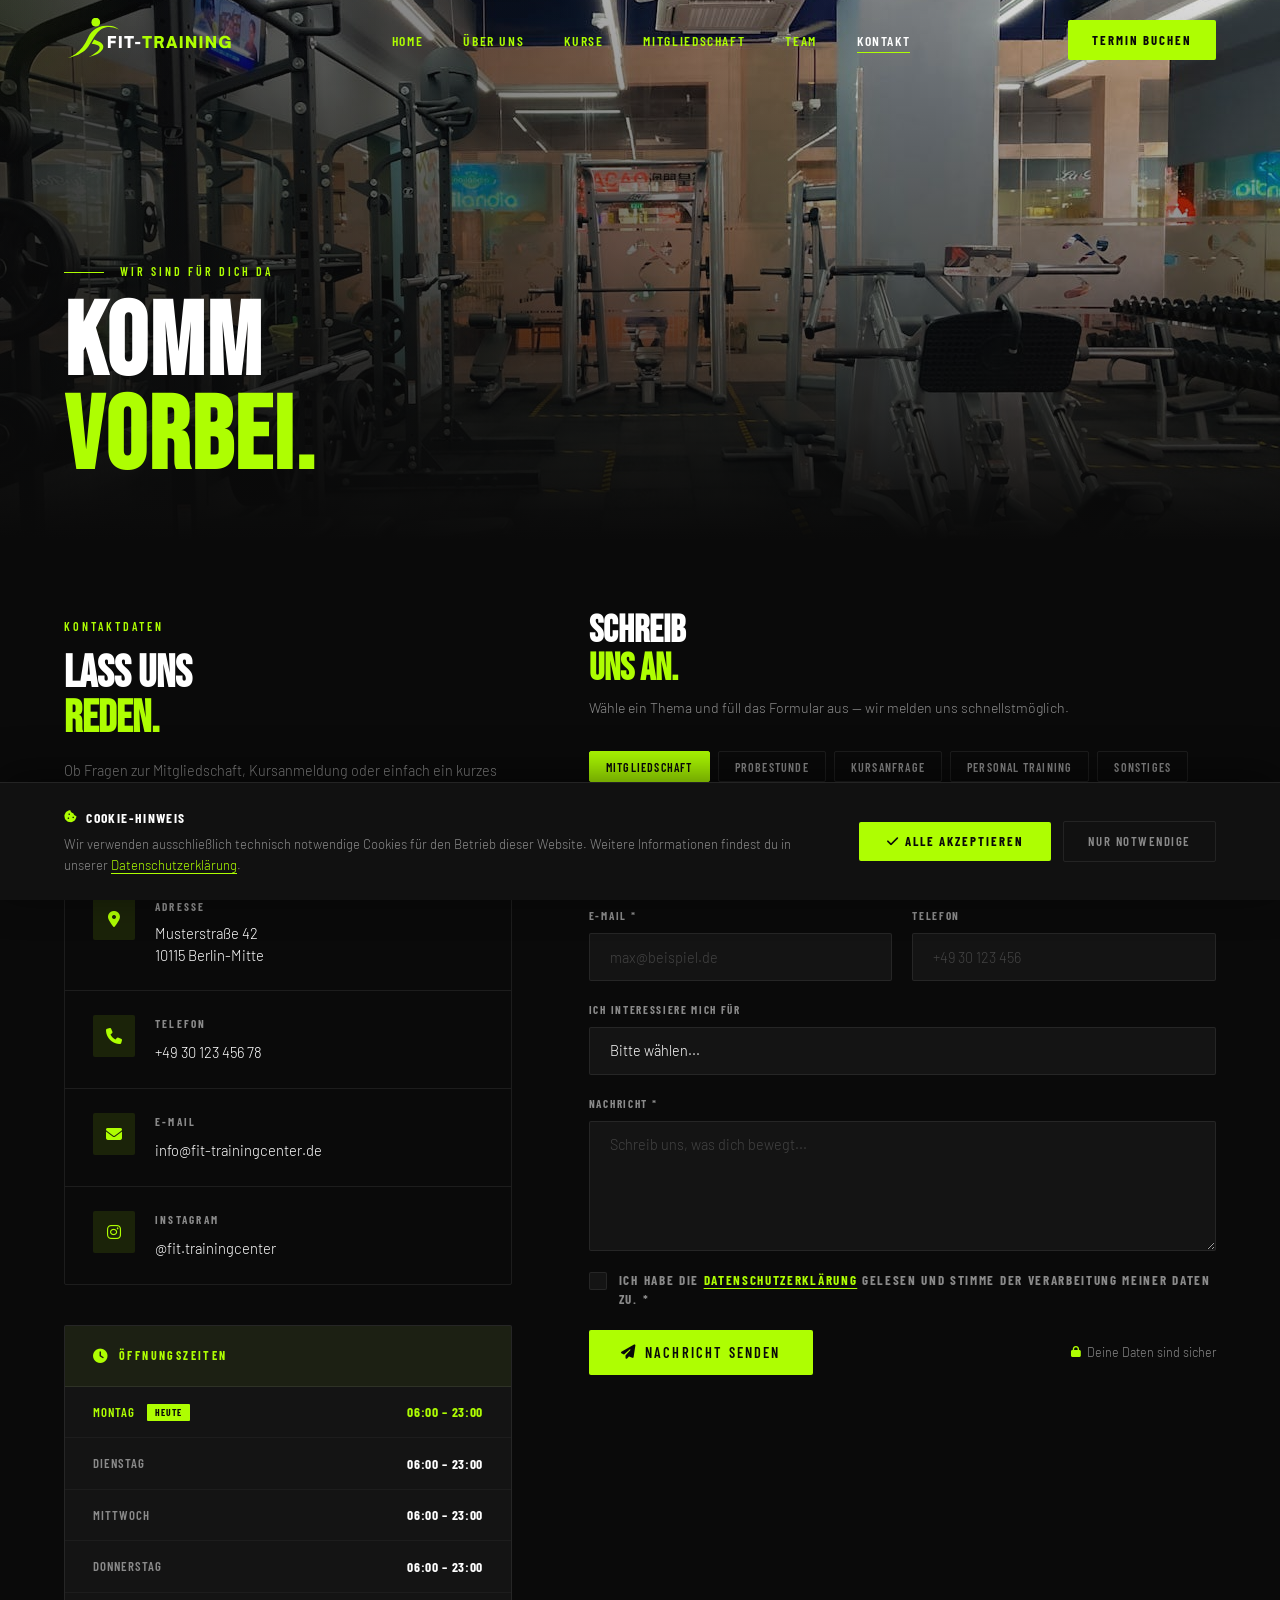
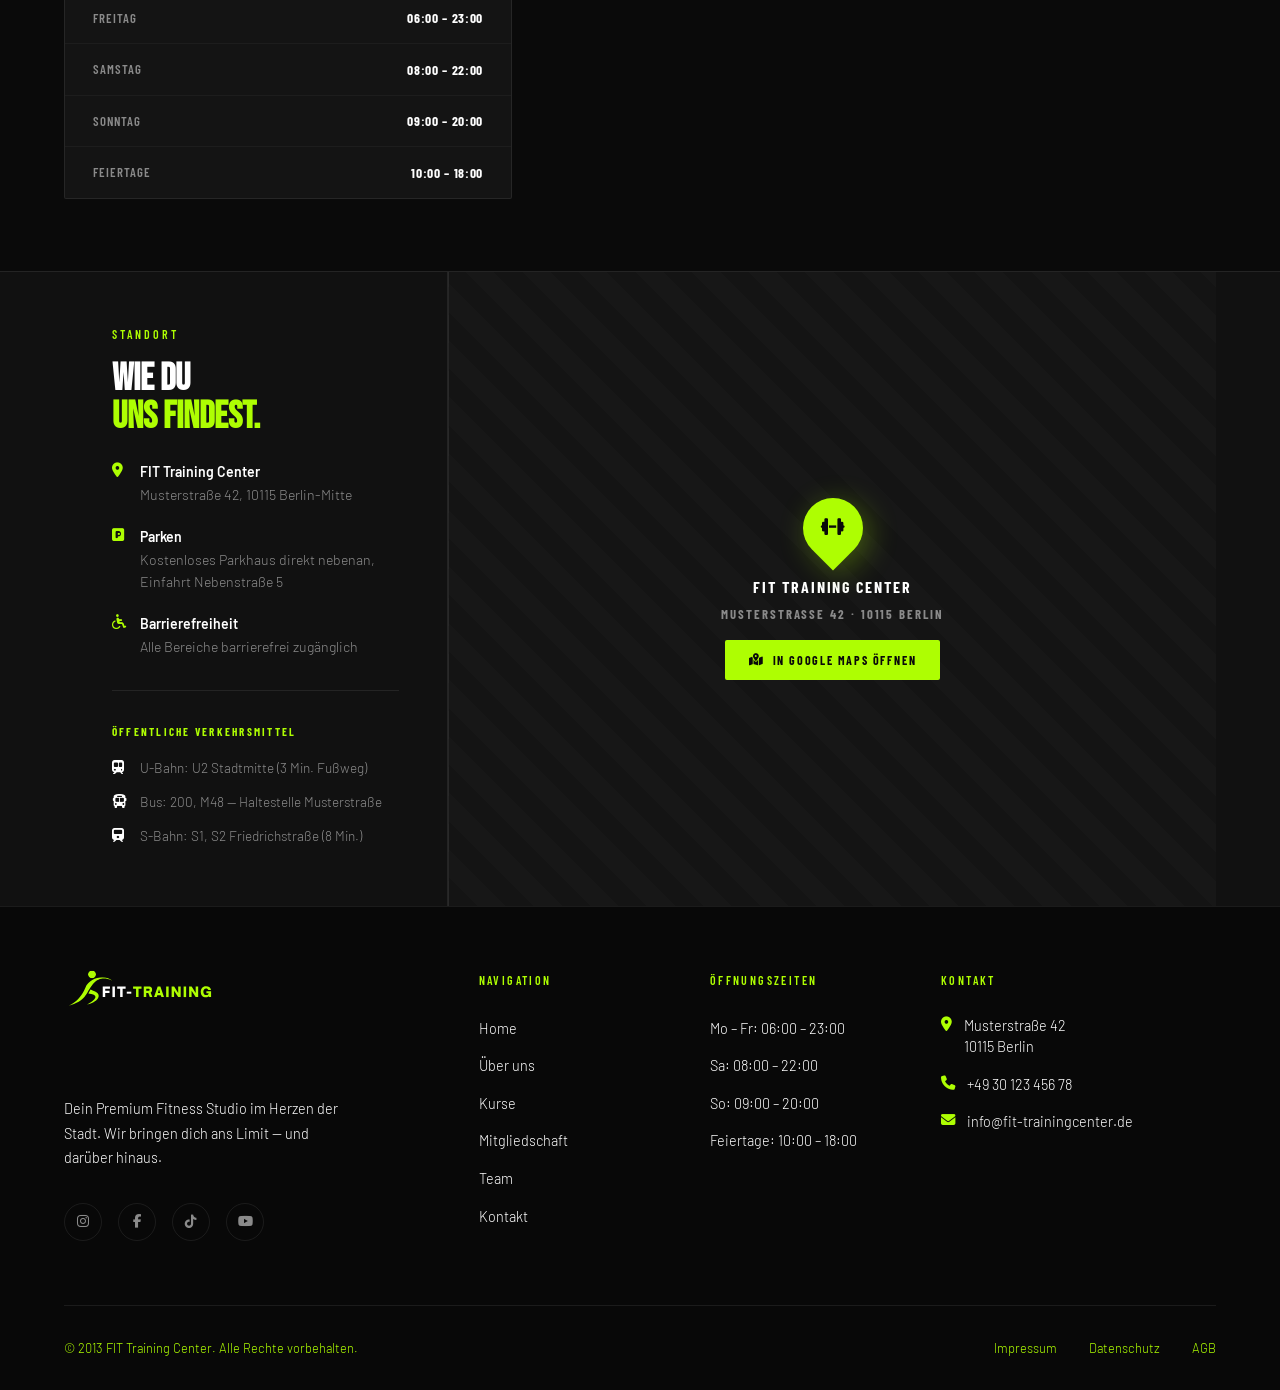
<file: contact.html>
<!DOCTYPE html>
<html lang="de">
  <head>
    <meta charset="UTF-8" />
    <meta name="viewport" content="width=device-width, initial-scale=1.0" />
    <meta
      name="description"
      content="FIT Training Center – Kontakt & Standort. Wir freuen uns auf dich." />

    <!-- Favicon -->
    <link rel="icon" type="image/svg+xml" href="assets/favicon.svg" />
    <link rel="icon" type="image/x-icon" href="assets/favicon.ico" />
    <link rel="icon" type="image/png" sizes="96x96" href="favicon-96x96.png" />
    <link rel="apple-touch-icon" sizes="180x180" href="apple-touch-icon.png" />
    <meta name="apple-mobile-web-app-title" content="FIT Training Center" />
    <link rel="manifest" href="site.webmanifest" />

    <!-- Open Graph -->
    <meta property="og:type" content="website" />
    <meta property="og:site_name" content="FIT Training Center" />
    <meta
      property="og:title"
      content="FIT Training Center — Premium Fitness Studio" />
    <meta
      property="og:description"
      content="Dein Premium Fitness Studio in Berlin. Modernste Geräte, zertifizierte Trainer und über 35 Kurse pro Woche." />
    <meta property="og:image" content="assets/studio-one.jpg" />
    <meta property="og:locale" content="de_DE" />

    <title>FIT Training Center — Kontakt & Standort</title>

    <link rel="preconnect" href="https://fonts.googleapis.com" />
    <link rel="preconnect" href="https://fonts.gstatic.com" crossorigin />
    <link
      href="https://fonts.googleapis.com/css2?family=Bebas+Neue&family=Barlow:ital,wght@0,300;0,400;0,600;0,700;1,300&family=Barlow+Condensed:wght@400;600;700&display=swap"
      rel="stylesheet" />
    <link
      rel="stylesheet"
      href="https://cdnjs.cloudflare.com/ajax/libs/font-awesome/6.5.0/css/all.min.css" />
    <link rel="stylesheet" href="css/basic.css" />
    <link rel="stylesheet" href="css/contact.css" />
  </head>
  <body>
    <div class="progress-bar"></div>

    <!-- ── NAVIGATION ──────────────────────────────────────── -->
    <nav class="navbar">
      <div class="container">
        <a href="index.html" class="nav-logo">
          <img src="assets/logo.svg" alt="FIT Training Center" loading="lazy" />
        </a>
        <ul class="nav-links">
          <li><a href="index.html">Home</a></li>
          <li><a href="about.html">Über uns</a></li>
          <li><a href="courses.html">Kurse</a></li>
          <li><a href="membership.html">Mitgliedschaft</a></li>
          <li><a href="team.html">Team</a></li>
          <li><a href="contact.html" class="active">Kontakt</a></li>
        </ul>
        <a href="booking.html" class="nav-cta">Termin buchen</a>
        <button class="nav-hamburger" aria-label="Menü öffnen">
          <span></span><span></span><span></span>
        </button>
      </div>
    </nav>

    <nav class="nav-mobile">
      <a href="index.html">Home</a>
      <a href="about.html">Über uns</a>
      <a href="courses.html">Kurse</a>
      <a href="membership.html">Mitgliedschaft</a>
      <a href="team.html">Team</a>
      <a href="contact.html">Kontakt</a>
      <a href="membership.html" class="nav-cta-mobile">Jetzt starten</a>
    </nav>

    <!-- ── PAGE HERO ────────────────────────────────────────── -->
    <section class="page-hero">
      <div class="page-hero-bg">
        <img
          src="assets/studio-five.jpg"
          alt="Kontakt"
          data-parallax="0.3"
          loading="lazy" />
      </div>
      <div class="page-hero-content">
        <div class="container">
          <div class="page-hero-eyebrow"><span>Wir sind für dich da</span></div>
          <h1 class="page-hero-title">Komm<br /><em>vorbei.</em></h1>
        </div>
      </div>
    </section>

    <!-- ── CONTACT MAIN ──────────────────────────────────────── -->
    <section class="contact-main">
      <div class="container">
        <!-- Left: Info & Hours -->
        <div class="contact-info reveal-left">
          <span class="section-label">Kontaktdaten</span>
          <h2 class="contact-info-title">Lass uns<br /><em>reden.</em></h2>
          <p class="contact-info-intro">
            Ob Fragen zur Mitgliedschaft, Kursanmeldung oder einfach ein kurzes
            Hallo — wir freuen uns auf deine Nachricht. Unser Team antwortet in
            der Regel innerhalb von 24 Stunden.
          </p>

          <div class="contact-info-items">
            <div class="contact-info-item">
              <div class="contact-info-icon">
                <i class="fas fa-location-dot"></i>
              </div>
              <div class="contact-info-content">
                <h4>Adresse</h4>
                <p>Musterstraße 42<br />10115 Berlin-Mitte</p>
              </div>
            </div>
            <div class="contact-info-item">
              <div class="contact-info-icon"><i class="fas fa-phone"></i></div>
              <div class="contact-info-content">
                <h4>Telefon</h4>
                <a href="tel:+493012345678">+49 30 123 456 78</a>
              </div>
            </div>
            <div class="contact-info-item">
              <div class="contact-info-icon">
                <i class="fas fa-envelope"></i>
              </div>
              <div class="contact-info-content">
                <h4>E-Mail</h4>
                <a href="mailto:info@fit-trainingcenter.de"
                  >info@fit-trainingcenter.de</a
                >
              </div>
            </div>
            <div class="contact-info-item">
              <div class="contact-info-icon">
                <i class="fab fa-instagram"></i>
              </div>
              <div class="contact-info-content">
                <h4>Instagram</h4>
                <a href="#">@fit.trainingcenter</a>
              </div>
            </div>
          </div>

          <!-- Opening Hours -->
          <div class="opening-hours">
            <div class="opening-hours-header">
              <i class="fas fa-clock"></i>
              <h4>Öffnungszeiten</h4>
            </div>
            <div class="hours-row today">
              <span class="hours-day"
                >Montag <span class="today-badge">Heute</span></span
              >
              <span class="hours-time">06:00 – 23:00</span>
            </div>
            <div class="hours-row">
              <span class="hours-day">Dienstag</span>
              <span class="hours-time">06:00 – 23:00</span>
            </div>
            <div class="hours-row">
              <span class="hours-day">Mittwoch</span>
              <span class="hours-time">06:00 – 23:00</span>
            </div>
            <div class="hours-row">
              <span class="hours-day">Donnerstag</span>
              <span class="hours-time">06:00 – 23:00</span>
            </div>
            <div class="hours-row">
              <span class="hours-day">Freitag</span>
              <span class="hours-time">06:00 – 23:00</span>
            </div>
            <div class="hours-row">
              <span class="hours-day">Samstag</span>
              <span class="hours-time">08:00 – 22:00</span>
            </div>
            <div class="hours-row">
              <span class="hours-day">Sonntag</span>
              <span class="hours-time">09:00 – 20:00</span>
            </div>
            <div class="hours-row">
              <span class="hours-day">Feiertage</span>
              <span class="hours-time">10:00 – 18:00</span>
            </div>
          </div>
        </div>

        <!-- Right: Contact Form -->
        <div class="contact-form-wrap reveal-right">
          <div class="form-header">
            <h3>Schreib<br /><em>uns an.</em></h3>
            <p>
              Wähle ein Thema und füll das Formular aus — wir melden uns
              schnellstmöglich.
            </p>
          </div>

          <!-- Topic Selector -->
          <div class="form-topics">
            <button class="topic-btn active" data-topic="mitgliedschaft">
              Mitgliedschaft
            </button>
            <button class="topic-btn" data-topic="probestunde">
              Probestunde
            </button>
            <button class="topic-btn" data-topic="kurs">Kursanfrage</button>
            <button class="topic-btn" data-topic="personal">
              Personal Training
            </button>
            <button class="topic-btn" data-topic="sonstiges">Sonstiges</button>
          </div>

          <!-- Form -->
          <form class="contact-form" id="contactForm" novalidate>
            <input type="hidden" id="formTopic" value="mitgliedschaft" />

            <div class="form-row">
              <div class="form-group">
                <label for="firstName">Vorname *</label>
                <input type="text" id="firstName" placeholder="Max" required />
              </div>
              <div class="form-group">
                <label for="lastName">Nachname *</label>
                <input
                  type="text"
                  id="lastName"
                  placeholder="Mustermann"
                  required />
              </div>
            </div>

            <div class="form-row">
              <div class="form-group">
                <label for="email">E-Mail *</label>
                <input
                  type="email"
                  id="email"
                  placeholder="max@beispiel.de"
                  required />
              </div>
              <div class="form-group">
                <label for="phone">Telefon</label>
                <input type="tel" id="phone" placeholder="+49 30 123 456" />
              </div>
            </div>

            <div class="form-group">
              <label for="interest">Ich interessiere mich für</label>
              <select id="interest">
                <option value="">Bitte wählen...</option>
                <option value="basic">Basic Mitgliedschaft (€ 29 / Mo)</option>
                <option value="pro">Pro Mitgliedschaft (€ 59 / Mo)</option>
                <option value="elite">Elite Mitgliedschaft (€ 99 / Mo)</option>
                <option value="probestunde">Kostenlose Probestunde</option>
                <option value="personal">Personal Training</option>
                <option value="info">Allgemeine Information</option>
              </select>
            </div>

            <div class="form-group">
              <label for="message">Nachricht *</label>
              <textarea
                id="message"
                placeholder="Schreib uns, was dich bewegt..."
                required></textarea>
            </div>

            <div class="form-group">
              <label class="form-checkbox">
                <input type="checkbox" id="privacy" required />
                <span
                  >Ich habe die <a href="#">Datenschutzerklärung</a> gelesen und
                  stimme der Verarbeitung meiner Daten zu. *</span
                >
              </label>
            </div>

            <div class="form-submit">
              <button type="submit" class="btn btn-primary">
                <i class="fas fa-paper-plane"></i> Nachricht senden
              </button>
              <p class="form-note">
                <i class="fas fa-lock"></i> Deine Daten sind sicher
              </p>
            </div>
          </form>

          <!-- Success Message -->
          <div class="form-success" id="formSuccess">
            <i class="fas fa-circle-check"></i>
            <h4>Nachricht gesendet!</h4>
            <p>Vielen Dank! Wir melden uns innerhalb von 24 Stunden bei dir.</p>
          </div>
        </div>
      </div>
    </section>

    <!-- ── MAP SECTION ───────────────────────────────────────── -->
    <section class="map-section">
      <div class="container">
        <div class="map-info reveal-left">
          <span class="section-label">Standort</span>
          <h3>Wie du<br /><em>uns findest.</em></h3>

          <div class="map-detail">
            <i class="fas fa-location-dot"></i>
            <p>
              <strong>FIT Training Center</strong>Musterstraße 42, 10115
              Berlin-Mitte
            </p>
          </div>
          <div class="map-detail">
            <i class="fas fa-square-parking"></i>
            <p>
              <strong>Parken</strong>Kostenloses Parkhaus direkt nebenan,
              Einfahrt Nebenstraße 5
            </p>
          </div>
          <div class="map-detail">
            <i class="fas fa-wheelchair"></i>
            <p>
              <strong>Barrierefreiheit</strong>Alle Bereiche barrierefrei
              zugänglich
            </p>
          </div>

          <div class="map-transport">
            <h4>Öffentliche Verkehrsmittel</h4>
            <div class="transport-item">
              <i class="fas fa-subway"></i>
              <span>U-Bahn: U2 Stadtmitte (3 Min. Fußweg)</span>
            </div>
            <div class="transport-item">
              <i class="fas fa-bus"></i>
              <span>Bus: 200, M48 — Haltestelle Musterstraße</span>
            </div>
            <div class="transport-item">
              <i class="fas fa-train"></i>
              <span>S-Bahn: S1, S2 Friedrichstraße (8 Min.)</span>
            </div>
          </div>
        </div>

        <div class="map-embed reveal-right">
          <div class="map-placeholder">
            <div class="map-pin">
              <i class="fas fa-dumbbell"></i>
            </div>
            <div class="map-address-label">
              <strong>FIT Training Center</strong>
              Musterstraße 42 · 10115 Berlin
            </div>
            <a
              href="https://maps.google.com"
              target="_blank"
              rel="noopener"
              class="map-open-btn">
              <i class="fas fa-map-location-dot"></i> In Google Maps öffnen
            </a>
          </div>
        </div>
      </div>
    </section>

    <!-- ── FOOTER ───────────────────────────────────────────── -->
    <footer class="footer">
      <div class="container">
        <div class="footer-grid">
          <div class="footer-brand">
            <img
              src="assets/logo.svg"
              alt="FIT Training Center"
              loading="lazy" />
            <p>
              Dein Premium Fitness Studio im Herzen der Stadt. Wir bringen dich
              ans Limit — und darüber hinaus.
            </p>
            <div class="footer-social">
              <a href="#" aria-label="Instagram"
                ><i class="fab fa-instagram"></i
              ></a>
              <a href="#" aria-label="Facebook"
                ><i class="fab fa-facebook-f"></i
              ></a>
              <a href="#" aria-label="TikTok"><i class="fab fa-tiktok"></i></a>
              <a href="#" aria-label="YouTube"
                ><i class="fab fa-youtube"></i
              ></a>
            </div>
          </div>
          <div class="footer-col">
            <h4>Navigation</h4>
            <ul>
              <li><a href="index.html">Home</a></li>
              <li><a href="about.html">Über uns</a></li>
              <li><a href="courses.html">Kurse</a></li>
              <li><a href="membership.html">Mitgliedschaft</a></li>
              <li><a href="team.html">Team</a></li>
              <li><a href="contact.html">Kontakt</a></li>
            </ul>
          </div>
          <div class="footer-col">
            <h4>Öffnungszeiten</h4>
            <ul>
              <li><a>Mo – Fr: 06:00 – 23:00</a></li>
              <li><a>Sa: 08:00 – 22:00</a></li>
              <li><a>So: 09:00 – 20:00</a></li>
              <li><a>Feiertage: 10:00 – 18:00</a></li>
            </ul>
          </div>
          <div class="footer-col">
            <h4>Kontakt</h4>
            <div class="footer-contact-item">
              <i class="fas fa-location-dot icon"></i>
              <span>Musterstraße 42<br />10115 Berlin</span>
            </div>
            <div class="footer-contact-item">
              <i class="fas fa-phone icon"></i>
              <span>+49 30 123 456 78</span>
            </div>
            <div class="footer-contact-item">
              <i class="fas fa-envelope icon"></i>
              <span>info@fit-trainingcenter.de</span>
            </div>
          </div>
        </div>
        <div class="footer-bottom">
          <p>© 2013 FIT Training Center. Alle Rechte vorbehalten.</p>
          <div class="footer-bottom-links">
            <a href="impressum.html">Impressum</a>
            <a href="datenschutz.html">Datenschutz</a>
            <a href="agb.html">AGB</a>
          </div>
        </div>
      </div>
    </footer>

    <!-- ── COOKIE BANNER ───────────────────────────────────────── -->
    <div class="cookie-banner" id="cookieBanner">
      <div class="container">
        <div class="cookie-banner-inner">
          <div class="cookie-banner-text">
            <h4><i class="fas fa-cookie-bite"></i> Cookie-Hinweis</h4>
            <p>
              Wir verwenden ausschließlich technisch notwendige Cookies für den
              Betrieb dieser Website. Weitere Informationen findest du in
              unserer
              <a href="datenschutz.html">Datenschutzerklärung</a>.
            </p>
          </div>
          <div class="cookie-banner-actions">
            <button class="cookie-btn-accept" id="cookieAccept">
              <i class="fas fa-check"></i> Alle akzeptieren
            </button>
            <button class="cookie-btn-necessary" id="cookieNecessary">
              Nur notwendige
            </button>
          </div>
        </div>
      </div>
    </div>

    <script src="js/main.js"></script>
  </body>
</html>
</file>
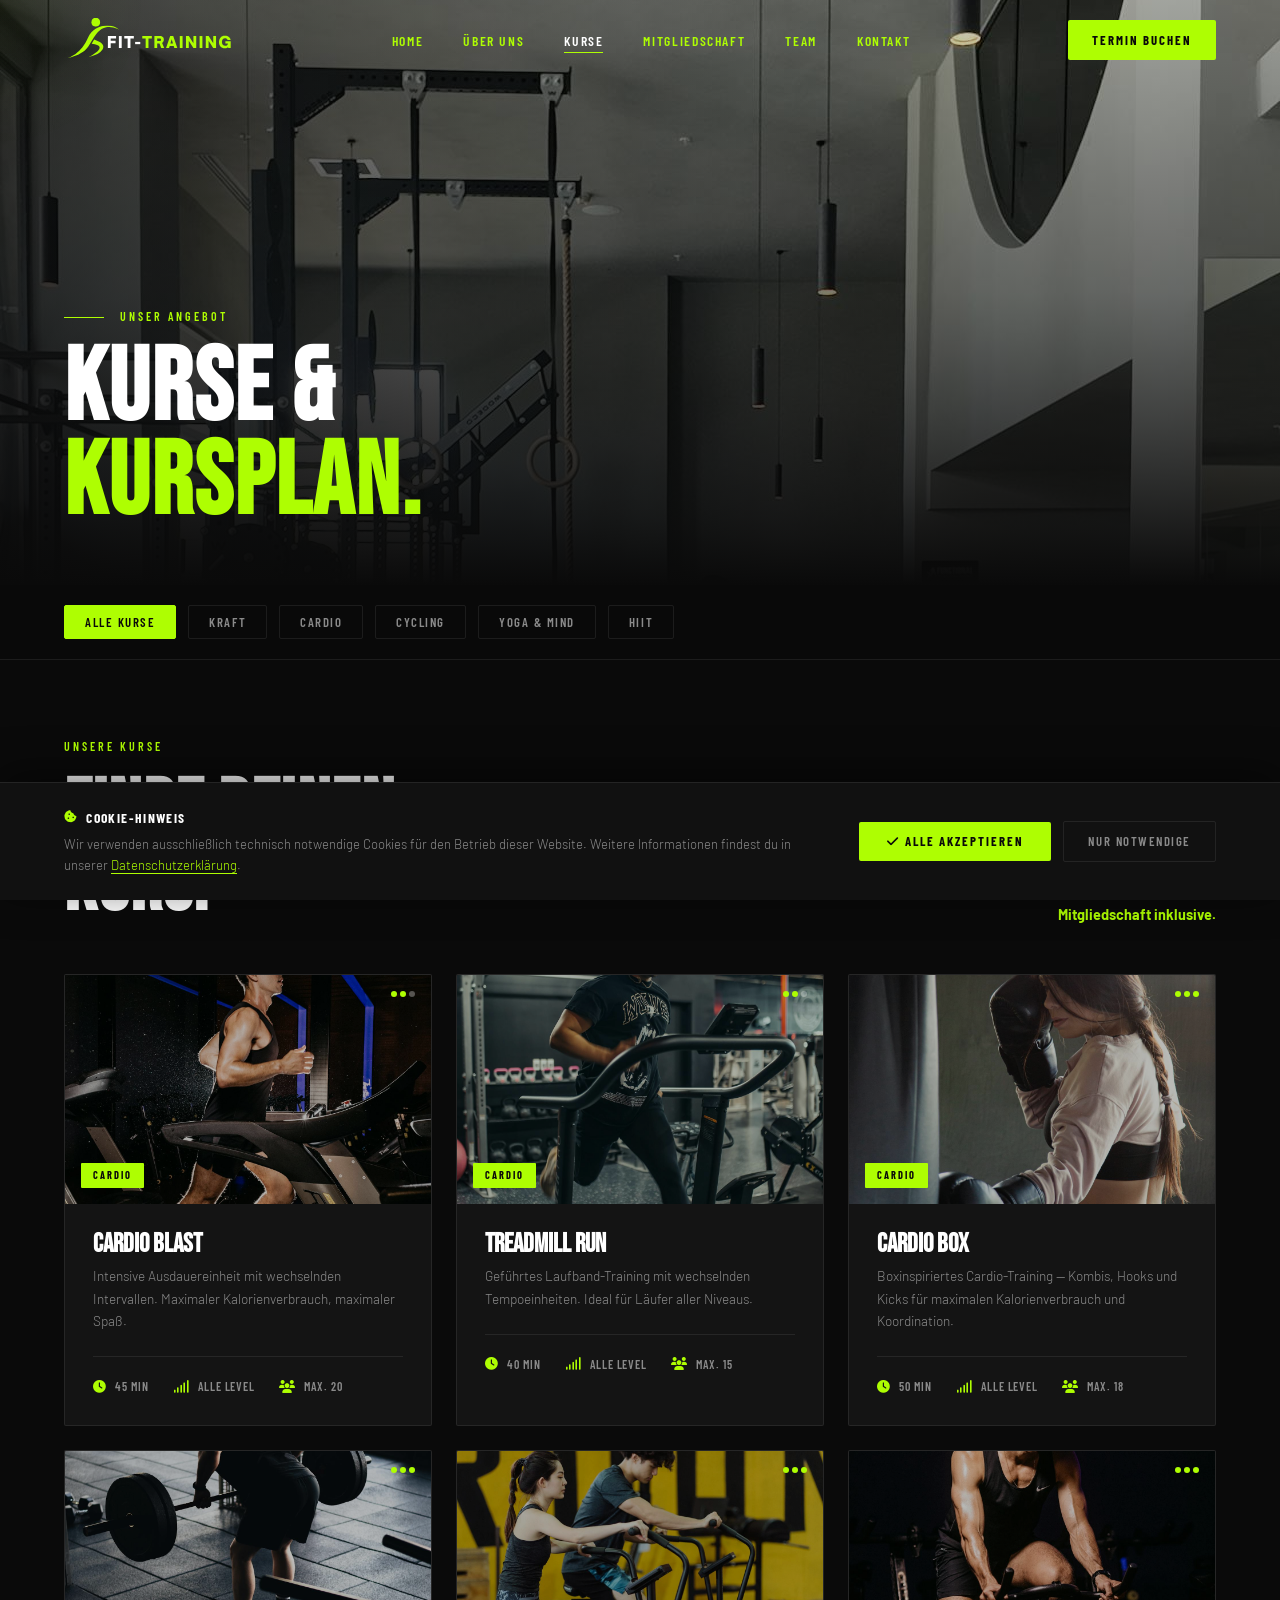
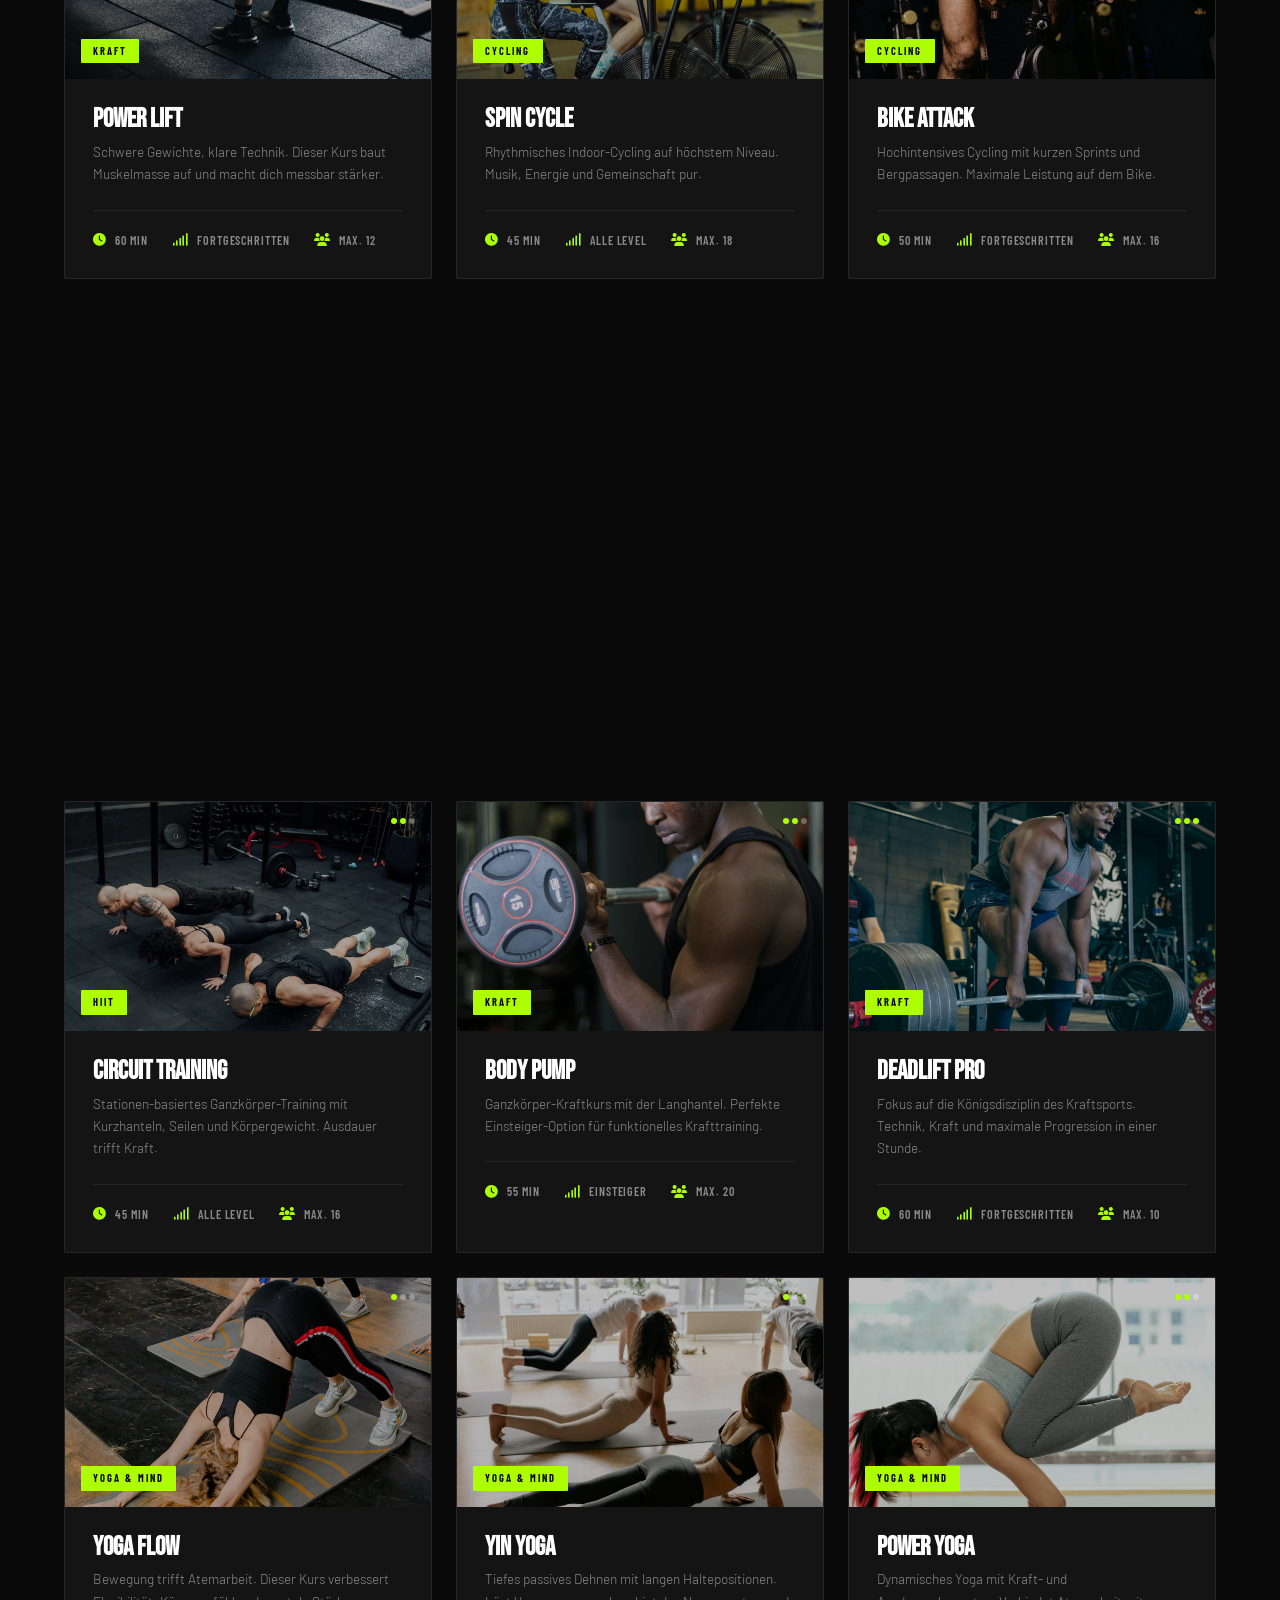
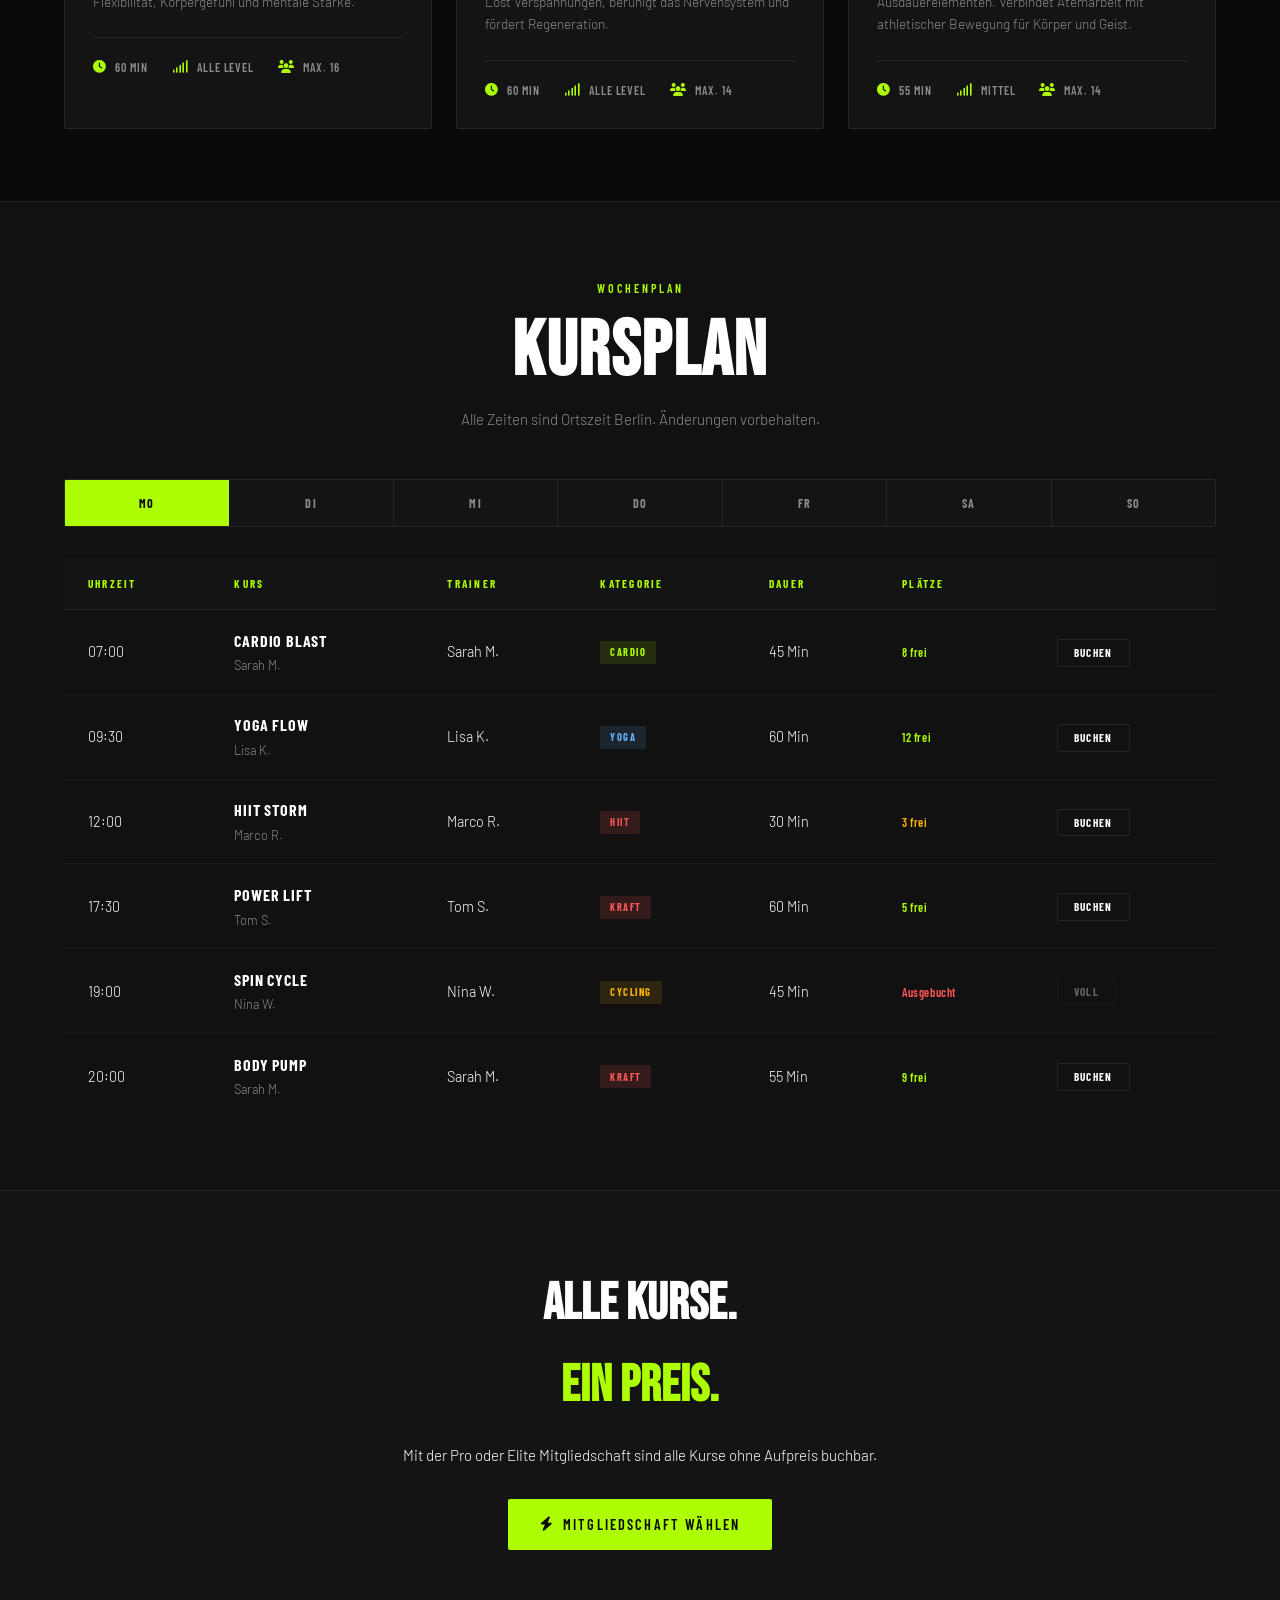
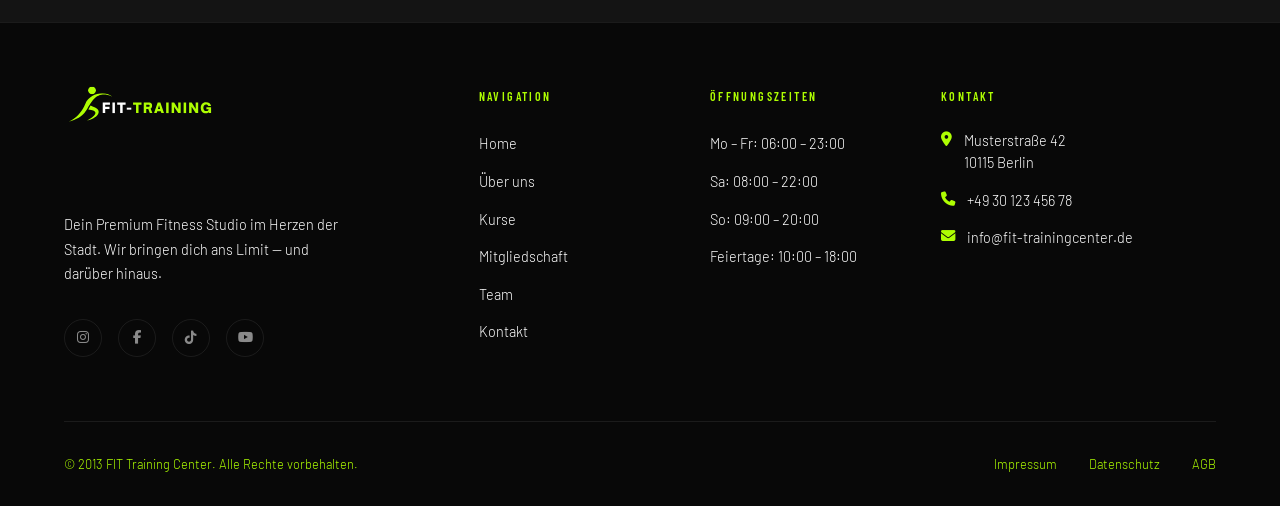
<file: courses.html>
<!DOCTYPE html>
<html lang="de">
  <head>
    <meta charset="UTF-8" />
    <meta name="viewport" content="width=device-width, initial-scale=1.0" />
    <meta
      name="description"
      content="FIT Training Center – Kurse & Kursplan. Über 35 Kurse pro Woche." />

    <!-- Favicon -->
    <link rel="icon" type="image/svg+xml" href="assets/favicon.svg" />
    <link rel="icon" type="image/x-icon" href="assets/favicon.ico" />
    <link rel="icon" type="image/png" sizes="96x96" href="favicon-96x96.png" />
    <link rel="apple-touch-icon" sizes="180x180" href="apple-touch-icon.png" />
    <meta name="apple-mobile-web-app-title" content="FIT Training Center" />
    <link rel="manifest" href="site.webmanifest" />

    <!-- Open Graph -->
    <meta property="og:type" content="website" />
    <meta property="og:site_name" content="FIT Training Center" />
    <meta
      property="og:title"
      content="FIT Training Center — Premium Fitness Studio" />
    <meta
      property="og:description"
      content="Dein Premium Fitness Studio in Berlin. Modernste Geräte, zertifizierte Trainer und über 35 Kurse pro Woche." />
    <meta property="og:image" content="assets/studio-one.jpg" />
    <meta property="og:locale" content="de_DE" />

    <title>FIT Training Center — Kurse & Kursplan</title>

    <link rel="preconnect" href="https://fonts.googleapis.com" />
    <link rel="preconnect" href="https://fonts.gstatic.com" crossorigin />
    <link
      href="https://fonts.googleapis.com/css2?family=Bebas+Neue&family=Barlow:ital,wght@0,300;0,400;0,600;0,700;1,300&family=Barlow+Condensed:wght@400;600;700&display=swap"
      rel="stylesheet" />
    <link
      rel="stylesheet"
      href="https://cdnjs.cloudflare.com/ajax/libs/font-awesome/6.5.0/css/all.min.css" />
    <link rel="stylesheet" href="css/basic.css" />
    <link rel="stylesheet" href="css/courses.css" />
  </head>
  <body>
    <div class="progress-bar"></div>

    <!-- ── NAVIGATION ──────────────────────────────────────── -->
    <nav class="navbar">
      <div class="container">
        <a href="index.html" class="nav-logo">
          <img src="assets/logo.svg" alt="FIT Training Center" loading="lazy" />
        </a>
        <ul class="nav-links">
          <li><a href="index.html">Home</a></li>
          <li><a href="about.html">Über uns</a></li>
          <li><a href="courses.html" class="active">Kurse</a></li>
          <li><a href="membership.html">Mitgliedschaft</a></li>
          <li><a href="team.html">Team</a></li>
          <li><a href="contact.html">Kontakt</a></li>
        </ul>
        <a href="booking.html" class="nav-cta">Termin buchen</a>
        <button class="nav-hamburger" aria-label="Menü öffnen">
          <span></span><span></span><span></span>
        </button>
      </div>
    </nav>

    <nav class="nav-mobile">
      <a href="index.html">Home</a>
      <a href="about.html">Über uns</a>
      <a href="courses.html">Kurse</a>
      <a href="membership.html">Mitgliedschaft</a>
      <a href="team.html">Team</a>
      <a href="contact.html">Kontakt</a>
      <a href="membership.html" class="nav-cta-mobile">Jetzt starten</a>
    </nav>

    <!-- ── PAGE HERO ────────────────────────────────────────── -->
    <section class="page-hero">
      <div class="page-hero-bg">
        <img
          src="assets/strength.jpg"
          alt="Kurse"
          data-parallax="0.3"
          loading="lazy" />
      </div>
      <div class="page-hero-content">
        <div class="container">
          <div class="page-hero-eyebrow"><span>Unser Angebot</span></div>
          <h1 class="page-hero-title">Kurse &<br /><em>Kursplan.</em></h1>
        </div>
      </div>
    </section>

    <!-- ── FILTER BAR ────────────────────────────────────────── -->
    <div class="filter-bar">
      <div class="container">
        <div class="filter-inner">
          <button class="filter-btn active" data-filter="all">
            Alle Kurse
          </button>
          <button class="filter-btn" data-filter="kraft">Kraft</button>
          <button class="filter-btn" data-filter="cardio">Cardio</button>
          <button class="filter-btn" data-filter="cycling">Cycling</button>
          <button class="filter-btn" data-filter="yoga">Yoga & Mind</button>
          <button class="filter-btn" data-filter="hiit">HIIT</button>
        </div>
      </div>
    </div>

    <!-- ── COURSES GRID ──────────────────────────────────────── -->
    <section class="courses-section">
      <div class="container">
        <div class="courses-section-header">
          <div>
            <span class="section-label">Unsere Kurse</span>
            <h2 class="section-title">Finde deinen<br />Kurs.</h2>
          </div>
          <h5
            style="
              color: var(--clr-accent);
              font-size: 0.9rem;
              max-width: 300px;
              text-align: right;
            ">
            Alle Kurse sind in der Pro & Elite Mitgliedschaft inklusive.
          </h5>
        </div>

        <div class="courses-grid" id="coursesGrid">
          <!-- Cardio Blast -->
          <div class="course-card reveal" data-category="cardio">
            <div class="course-card-img">
              <img
                src="assets/cardio-blast.jpg"
                alt="Cardio Blast"
                loading="lazy" />
              <div class="course-intensity">
                <div class="intensity-dot active"></div>
                <div class="intensity-dot active"></div>
                <div class="intensity-dot"></div>
              </div>
              <span class="course-category-tag">Cardio</span>
            </div>
            <div class="course-card-body">
              <h3 class="course-card-title">Cardio Blast</h3>
              <p class="course-card-desc">
                Intensive Ausdauereinheit mit wechselnden Intervallen. Maximaler
                Kalorienverbrauch, maximaler Spaß.
              </p>
              <div class="course-card-meta">
                <div class="course-meta-item">
                  <i class="fas fa-clock"></i> 45 Min
                </div>
                <div class="course-meta-item">
                  <i class="fas fa-signal"></i> Alle Level
                </div>
                <div class="course-meta-item">
                  <i class="fas fa-users"></i> Max. 20
                </div>
              </div>
            </div>
          </div>

          <!-- Treadmill Run -->
          <div class="course-card reveal" data-category="cardio">
            <div class="course-card-img">
              <img
                src="assets/treadmill-run.jpg"
                alt="Treadmill Run"
                loading="lazy" />
              <div class="course-intensity">
                <div class="intensity-dot active"></div>
                <div class="intensity-dot active"></div>
                <div class="intensity-dot"></div>
              </div>
              <span class="course-category-tag">Cardio</span>
            </div>
            <div class="course-card-body">
              <h3 class="course-card-title">Treadmill Run</h3>
              <p class="course-card-desc">
                Geführtes Laufband-Training mit wechselnden Tempoeinheiten.
                Ideal für Läufer aller Niveaus.
              </p>
              <div class="course-card-meta">
                <div class="course-meta-item">
                  <i class="fas fa-clock"></i> 40 Min
                </div>
                <div class="course-meta-item">
                  <i class="fas fa-signal"></i> Alle Level
                </div>
                <div class="course-meta-item">
                  <i class="fas fa-users"></i> Max. 15
                </div>
              </div>
            </div>
          </div>

          <!-- Cardio Box -->
          <div class="course-card reveal" data-category="cardio">
            <div class="course-card-img">
              <img
                src="assets/cardio-box.jpg"
                alt="Cardio Box"
                loading="lazy" />
              <div class="course-intensity">
                <div class="intensity-dot active"></div>
                <div class="intensity-dot active"></div>
                <div class="intensity-dot active"></div>
              </div>
              <span class="course-category-tag">Cardio</span>
            </div>
            <div class="course-card-body">
              <h3 class="course-card-title">Cardio Box</h3>
              <p class="course-card-desc">
                Boxinspiriertes Cardio-Training — Kombis, Hooks und Kicks für
                maximalen Kalorienverbrauch und Koordination.
              </p>
              <div class="course-card-meta">
                <div class="course-meta-item">
                  <i class="fas fa-clock"></i> 50 Min
                </div>
                <div class="course-meta-item">
                  <i class="fas fa-signal"></i> Alle Level
                </div>
                <div class="course-meta-item">
                  <i class="fas fa-users"></i> Max. 18
                </div>
              </div>
            </div>
          </div>

          <!-- Power Lift -->
          <div class="course-card reveal" data-category="kraft">
            <div class="course-card-img">
              <img
                src="assets/power-lift.jpg"
                alt="Power Lift"
                loading="lazy" />
              <div class="course-intensity">
                <div class="intensity-dot active"></div>
                <div class="intensity-dot active"></div>
                <div class="intensity-dot active"></div>
              </div>
              <span class="course-category-tag">Kraft</span>
            </div>
            <div class="course-card-body">
              <h3 class="course-card-title">Power Lift</h3>
              <p class="course-card-desc">
                Schwere Gewichte, klare Technik. Dieser Kurs baut Muskelmasse
                auf und macht dich messbar stärker.
              </p>
              <div class="course-card-meta">
                <div class="course-meta-item">
                  <i class="fas fa-clock"></i> 60 Min
                </div>
                <div class="course-meta-item">
                  <i class="fas fa-signal"></i> Fortgeschritten
                </div>
                <div class="course-meta-item">
                  <i class="fas fa-users"></i> Max. 12
                </div>
              </div>
            </div>
          </div>

          <!-- Spin Cycle -->
          <div class="course-card reveal" data-category="cycling">
            <div class="course-card-img">
              <img
                src="assets/spin-cycle.jpg"
                alt="Spin Cycle"
                loading="lazy" />
              <div class="course-intensity">
                <div class="intensity-dot active"></div>
                <div class="intensity-dot active"></div>
                <div class="intensity-dot active"></div>
              </div>
              <span class="course-category-tag">Cycling</span>
            </div>
            <div class="course-card-body">
              <h3 class="course-card-title">Spin Cycle</h3>
              <p class="course-card-desc">
                Rhythmisches Indoor-Cycling auf höchstem Niveau. Musik, Energie
                und Gemeinschaft pur.
              </p>
              <div class="course-card-meta">
                <div class="course-meta-item">
                  <i class="fas fa-clock"></i> 45 Min
                </div>
                <div class="course-meta-item">
                  <i class="fas fa-signal"></i> Alle Level
                </div>
                <div class="course-meta-item">
                  <i class="fas fa-users"></i> Max. 18
                </div>
              </div>
            </div>
          </div>

          <!-- Bike Attack -->
          <div class="course-card reveal" data-category="cycling">
            <div class="course-card-img">
              <img
                src="assets/bike-attack.jpg"
                alt="Bike Attack"
                loading="lazy" />
              <div class="course-intensity">
                <div class="intensity-dot active"></div>
                <div class="intensity-dot active"></div>
                <div class="intensity-dot active"></div>
              </div>
              <span class="course-category-tag">Cycling</span>
            </div>
            <div class="course-card-body">
              <h3 class="course-card-title">Bike Attack</h3>
              <p class="course-card-desc">
                Hochintensives Cycling mit kurzen Sprints und Bergpassagen.
                Maximale Leistung auf dem Bike.
              </p>
              <div class="course-card-meta">
                <div class="course-meta-item">
                  <i class="fas fa-clock"></i> 50 Min
                </div>
                <div class="course-meta-item">
                  <i class="fas fa-signal"></i> Fortgeschritten
                </div>
                <div class="course-meta-item">
                  <i class="fas fa-users"></i> Max. 16
                </div>
              </div>
            </div>
          </div>

          <!-- Easy Ride -->
          <div class="course-card reveal" data-category="cycling">
            <div class="course-card-img">
              <img src="assets/easy-ride.jpg" alt="Easy Ride" loading="lazy" />
              <div class="course-intensity">
                <div class="intensity-dot active"></div>
                <div class="intensity-dot"></div>
                <div class="intensity-dot"></div>
              </div>
              <span class="course-category-tag">Cycling</span>
            </div>
            <div class="course-card-body">
              <h3 class="course-card-title">Easy Ride</h3>
              <p class="course-card-desc">
                Entspanntes Ausdauer-Cycling im moderaten Tempo. Perfekt für
                Einsteiger oder als aktive Regeneration.
              </p>
              <div class="course-card-meta">
                <div class="course-meta-item">
                  <i class="fas fa-clock"></i> 40 Min
                </div>
                <div class="course-meta-item">
                  <i class="fas fa-signal"></i> Einsteiger
                </div>
                <div class="course-meta-item">
                  <i class="fas fa-users"></i> Max. 20
                </div>
              </div>
            </div>
          </div>

          <!-- HIIT Storm -->
          <div class="course-card reveal" data-category="hiit">
            <div class="course-card-img">
              <img src="assets/intervall.jpg" alt="HIIT Storm" loading="lazy" />
              <div class="course-intensity">
                <div class="intensity-dot active"></div>
                <div class="intensity-dot active"></div>
                <div class="intensity-dot active"></div>
              </div>
              <span class="course-category-tag">HIIT</span>
            </div>
            <div class="course-card-body">
              <h3 class="course-card-title">HIIT Storm</h3>
              <p class="course-card-desc">
                High Intensity Interval Training — kurze Pausen, maximale
                Leistung. Effektiv, effizient, brutal gut.
              </p>
              <div class="course-card-meta">
                <div class="course-meta-item">
                  <i class="fas fa-clock"></i> 30 Min
                </div>
                <div class="course-meta-item">
                  <i class="fas fa-signal"></i> Fortgeschritten
                </div>
                <div class="course-meta-item">
                  <i class="fas fa-users"></i> Max. 15
                </div>
              </div>
            </div>
          </div>

          <!-- Battle Rope -->
          <div class="course-card reveal" data-category="hiit">
            <div class="course-card-img">
              <img
                src="assets/battle-rope.jpg"
                alt="Battle Rope"
                loading="lazy" />
              <div class="course-intensity">
                <div class="intensity-dot active"></div>
                <div class="intensity-dot active"></div>
                <div class="intensity-dot active"></div>
              </div>
              <span class="course-category-tag">HIIT</span>
            </div>
            <div class="course-card-body">
              <h3 class="course-card-title">Battle Rope</h3>
              <p class="course-card-desc">
                Explosives Seiltraining mit maximaler Ganzkörperbeanspruchung.
                Schultern, Core und Ausdauer werden in Intervallen bis ans Limit
                gefordert.
              </p>
              <div class="course-card-meta">
                <div class="course-meta-item">
                  <i class="fas fa-clock"></i> 40 Min
                </div>
                <div class="course-meta-item">
                  <i class="fas fa-signal"></i> Alle Level
                </div>
                <div class="course-meta-item">
                  <i class="fas fa-users"></i> Max. 14
                </div>
              </div>
            </div>
          </div>

          <!-- Circuit Training -->
          <div class="course-card reveal" data-category="hiit">
            <div class="course-card-img">
              <img
                src="assets/circuit-training.jpg"
                alt="Circuit Training"
                loading="lazy" />
              <div class="course-intensity">
                <div class="intensity-dot active"></div>
                <div class="intensity-dot active"></div>
                <div class="intensity-dot"></div>
              </div>
              <span class="course-category-tag">HIIT</span>
            </div>
            <div class="course-card-body">
              <h3 class="course-card-title">Circuit Training</h3>
              <p class="course-card-desc">
                Stationen-basiertes Ganzkörper-Training mit Kurzhanteln, Seilen
                und Körpergewicht. Ausdauer trifft Kraft.
              </p>
              <div class="course-card-meta">
                <div class="course-meta-item">
                  <i class="fas fa-clock"></i> 45 Min
                </div>
                <div class="course-meta-item">
                  <i class="fas fa-signal"></i> Alle Level
                </div>
                <div class="course-meta-item">
                  <i class="fas fa-users"></i> Max. 16
                </div>
              </div>
            </div>
          </div>

          <!-- Body Pump -->
          <div class="course-card reveal" data-category="kraft">
            <div class="course-card-img">
              <img src="assets/body-pump.jpg" alt="Body Pump" loading="lazy" />
              <div class="course-intensity">
                <div class="intensity-dot active"></div>
                <div class="intensity-dot active"></div>
                <div class="intensity-dot"></div>
              </div>
              <span class="course-category-tag">Kraft</span>
            </div>
            <div class="course-card-body">
              <h3 class="course-card-title">Body Pump</h3>
              <p class="course-card-desc">
                Ganzkörper-Kraftkurs mit der Langhantel. Perfekte
                Einsteiger-Option für funktionelles Krafttraining.
              </p>
              <div class="course-card-meta">
                <div class="course-meta-item">
                  <i class="fas fa-clock"></i> 55 Min
                </div>
                <div class="course-meta-item">
                  <i class="fas fa-signal"></i> Einsteiger
                </div>
                <div class="course-meta-item">
                  <i class="fas fa-users"></i> Max. 20
                </div>
              </div>
            </div>
          </div>

          <!-- Deadlift Pro -->
          <div class="course-card reveal" data-category="kraft">
            <div class="course-card-img">
              <img
                src="assets/dead-lift-pro.jpg"
                alt="Deadlift Pro"
                loading="lazy" />
              <div class="course-intensity">
                <div class="intensity-dot active"></div>
                <div class="intensity-dot active"></div>
                <div class="intensity-dot active"></div>
              </div>
              <span class="course-category-tag">Kraft</span>
            </div>
            <div class="course-card-body">
              <h3 class="course-card-title">Deadlift Pro</h3>
              <p class="course-card-desc">
                Fokus auf die Königsdisziplin des Kraftsports. Technik, Kraft
                und maximale Progression in einer Stunde.
              </p>
              <div class="course-card-meta">
                <div class="course-meta-item">
                  <i class="fas fa-clock"></i> 60 Min
                </div>
                <div class="course-meta-item">
                  <i class="fas fa-signal"></i> Fortgeschritten
                </div>
                <div class="course-meta-item">
                  <i class="fas fa-users"></i> Max. 10
                </div>
              </div>
            </div>
          </div>

          <!-- Yoga Flow -->
          <div class="course-card reveal" data-category="yoga">
            <div class="course-card-img">
              <img src="assets/yoga-flow.jpg" alt="Yoga Flow" loading="lazy" />
              <div class="course-intensity">
                <div class="intensity-dot active"></div>
                <div class="intensity-dot"></div>
                <div class="intensity-dot"></div>
              </div>
              <span class="course-category-tag">Yoga & Mind</span>
            </div>
            <div class="course-card-body">
              <h3 class="course-card-title">Yoga Flow</h3>
              <p class="course-card-desc">
                Bewegung trifft Atemarbeit. Dieser Kurs verbessert Flexibilität,
                Körpergefühl und mentale Stärke.
              </p>
              <div class="course-card-meta">
                <div class="course-meta-item">
                  <i class="fas fa-clock"></i> 60 Min
                </div>
                <div class="course-meta-item">
                  <i class="fas fa-signal"></i> Alle Level
                </div>
                <div class="course-meta-item">
                  <i class="fas fa-users"></i> Max. 16
                </div>
              </div>
            </div>
          </div>

          <!-- Yin Yoga -->
          <div class="course-card reveal" data-category="yoga">
            <div class="course-card-img">
              <img src="assets/yin-yoga.jpg" alt="Yin Yoga" loading="lazy" />
              <div class="course-intensity">
                <div class="intensity-dot active"></div>
                <div class="intensity-dot"></div>
                <div class="intensity-dot"></div>
              </div>
              <span class="course-category-tag">Yoga & Mind</span>
            </div>
            <div class="course-card-body">
              <h3 class="course-card-title">Yin Yoga</h3>
              <p class="course-card-desc">
                Tiefes passives Dehnen mit langen Haltepositionen. Löst
                Verspannungen, beruhigt das Nervensystem und fördert
                Regeneration.
              </p>
              <div class="course-card-meta">
                <div class="course-meta-item">
                  <i class="fas fa-clock"></i> 60 Min
                </div>
                <div class="course-meta-item">
                  <i class="fas fa-signal"></i> Alle Level
                </div>
                <div class="course-meta-item">
                  <i class="fas fa-users"></i> Max. 14
                </div>
              </div>
            </div>
          </div>

          <!-- Power Yoga -->
          <div class="course-card reveal" data-category="yoga">
            <div class="course-card-img">
              <img
                src="assets/power-yoga.jpg"
                alt="Power Yoga"
                loading="lazy" />
              <div class="course-intensity">
                <div class="intensity-dot active"></div>
                <div class="intensity-dot active"></div>
                <div class="intensity-dot"></div>
              </div>
              <span class="course-category-tag">Yoga & Mind</span>
            </div>
            <div class="course-card-body">
              <h3 class="course-card-title">Power Yoga</h3>
              <p class="course-card-desc">
                Dynamisches Yoga mit Kraft- und Ausdauerelementen. Verbindet
                Atemarbeit mit athletischer Bewegung für Körper und Geist.
              </p>
              <div class="course-card-meta">
                <div class="course-meta-item">
                  <i class="fas fa-clock"></i> 55 Min
                </div>
                <div class="course-meta-item">
                  <i class="fas fa-signal"></i> Mittel
                </div>
                <div class="course-meta-item">
                  <i class="fas fa-users"></i> Max. 14
                </div>
              </div>
            </div>
          </div>
        </div>
      </div>
    </section>

    <!-- ── KURSPLAN / SCHEDULE ───────────────────────────────── -->
    <section class="schedule-section" id="kursplan">
      <div class="container">
        <div class="schedule-header reveal">
          <span class="section-label">Wochenplan</span>
          <h2 class="section-title">Kursplan</h2>
          <p>Alle Zeiten sind Ortszeit Berlin. Änderungen vorbehalten.</p>
        </div>

        <!-- Day Tabs -->
        <div class="schedule-tabs">
          <button
            class="schedule-tab active"
            data-tab-btn="schedule"
            data-tab-target="mo">
            Mo
          </button>
          <button
            class="schedule-tab"
            data-tab-btn="schedule"
            data-tab-target="di">
            Di
          </button>
          <button
            class="schedule-tab"
            data-tab-btn="schedule"
            data-tab-target="mi">
            Mi
          </button>
          <button
            class="schedule-tab"
            data-tab-btn="schedule"
            data-tab-target="do">
            Do
          </button>
          <button
            class="schedule-tab"
            data-tab-btn="schedule"
            data-tab-target="fr">
            Fr
          </button>
          <button
            class="schedule-tab"
            data-tab-btn="schedule"
            data-tab-target="sa">
            Sa
          </button>
          <button
            class="schedule-tab"
            data-tab-btn="schedule"
            data-tab-target="so">
            So
          </button>
        </div>

        <!-- Montag -->
        <div
          class="schedule-content active"
          data-tab-content="schedule"
          data-tab-id="mo">
          <table class="schedule-table">
            <thead>
              <tr>
                <th>Uhrzeit</th>
                <th>Kurs</th>
                <th>Trainer</th>
                <th>Kategorie</th>
                <th>Dauer</th>
                <th>Plätze</th>
                <th></th>
              </tr>
            </thead>
            <tbody>
              <tr>
                <td data-label="Zeit">07:00</td>
                <td data-label="Kurs">
                  <span class="schedule-course-name">Cardio Blast</span
                  ><br /><span class="schedule-trainer">Sarah M.</span>
                </td>
                <td data-label="Trainer">Sarah M.</td>
                <td data-label="Kat.">
                  <span class="schedule-badge badge-cardio">Cardio</span>
                </td>
                <td data-label="Dauer">45 Min</td>
                <td data-label="Plätze">
                  <span class="schedule-spots spots-available">8 frei</span>
                </td>
                <td>
                  <a href="booking.html" class="schedule-book-btn">Buchen</a>
                </td>
              </tr>
              <tr>
                <td data-label="Zeit">09:30</td>
                <td data-label="Kurs">
                  <span class="schedule-course-name">Yoga Flow</span><br /><span
                    class="schedule-trainer"
                    >Lisa K.</span
                  >
                </td>
                <td data-label="Trainer">Lisa K.</td>
                <td data-label="Kat.">
                  <span class="schedule-badge badge-yoga">Yoga</span>
                </td>
                <td data-label="Dauer">60 Min</td>
                <td data-label="Plätze">
                  <span class="schedule-spots spots-available">12 frei</span>
                </td>
                <td>
                  <a href="booking.html" class="schedule-book-btn">Buchen</a>
                </td>
              </tr>
              <tr>
                <td data-label="Zeit">12:00</td>
                <td data-label="Kurs">
                  <span class="schedule-course-name">HIIT Storm</span
                  ><br /><span class="schedule-trainer">Marco R.</span>
                </td>
                <td data-label="Trainer">Marco R.</td>
                <td data-label="Kat.">
                  <span class="schedule-badge badge-hiit">HIIT</span>
                </td>
                <td data-label="Dauer">30 Min</td>
                <td data-label="Plätze">
                  <span class="schedule-spots spots-few">3 frei</span>
                </td>
                <td>
                  <a href="booking.html" class="schedule-book-btn">Buchen</a>
                </td>
              </tr>
              <tr>
                <td data-label="Zeit">17:30</td>
                <td data-label="Kurs">
                  <span class="schedule-course-name">Power Lift</span
                  ><br /><span class="schedule-trainer">Tom S.</span>
                </td>
                <td data-label="Trainer">Tom S.</td>
                <td data-label="Kat.">
                  <span class="schedule-badge badge-kraft">Kraft</span>
                </td>
                <td data-label="Dauer">60 Min</td>
                <td data-label="Plätze">
                  <span class="schedule-spots spots-available">5 frei</span>
                </td>
                <td>
                  <a href="booking.html" class="schedule-book-btn">Buchen</a>
                </td>
              </tr>
              <tr>
                <td data-label="Zeit">19:00</td>
                <td data-label="Kurs">
                  <span class="schedule-course-name">Spin Cycle</span
                  ><br /><span class="schedule-trainer">Nina W.</span>
                </td>
                <td data-label="Trainer">Nina W.</td>
                <td data-label="Kat.">
                  <span class="schedule-badge badge-cycling">Cycling</span>
                </td>
                <td data-label="Dauer">45 Min</td>
                <td data-label="Plätze">
                  <span class="schedule-spots spots-full">Ausgebucht</span>
                </td>
                <td>
                  <button class="schedule-book-btn" disabled>Voll</button>
                </td>
              </tr>
              <tr>
                <td data-label="Zeit">20:00</td>
                <td data-label="Kurs">
                  <span class="schedule-course-name">Body Pump</span><br /><span
                    class="schedule-trainer"
                    >Sarah M.</span
                  >
                </td>
                <td data-label="Trainer">Sarah M.</td>
                <td data-label="Kat.">
                  <span class="schedule-badge badge-kraft">Kraft</span>
                </td>
                <td data-label="Dauer">55 Min</td>
                <td data-label="Plätze">
                  <span class="schedule-spots spots-available">9 frei</span>
                </td>
                <td>
                  <a href="booking.html" class="schedule-book-btn">Buchen</a>
                </td>
              </tr>
            </tbody>
          </table>
        </div>

        <!-- Dienstag -->
        <div
          class="schedule-content"
          data-tab-content="schedule"
          data-tab-id="di">
          <table class="schedule-table">
            <thead>
              <tr>
                <th>Uhrzeit</th>
                <th>Kurs</th>
                <th>Trainer</th>
                <th>Kategorie</th>
                <th>Dauer</th>
                <th>Plätze</th>
                <th></th>
              </tr>
            </thead>
            <tbody>
              <tr>
                <td data-label="Zeit">06:30</td>
                <td data-label="Kurs">
                  <span class="schedule-course-name">HIIT Storm</span
                  ><br /><span class="schedule-trainer">Marco R.</span>
                </td>
                <td data-label="Trainer">Marco R.</td>
                <td data-label="Kat.">
                  <span class="schedule-badge badge-hiit">HIIT</span>
                </td>
                <td data-label="Dauer">30 Min</td>
                <td data-label="Plätze">
                  <span class="schedule-spots spots-available">10 frei</span>
                </td>
                <td><button class="schedule-book-btn">Buchen</button></td>
              </tr>
              <tr>
                <td data-label="Zeit">10:00</td>
                <td data-label="Kurs">
                  <span class="schedule-course-name">Spin Cycle</span
                  ><br /><span class="schedule-trainer">Nina W.</span>
                </td>
                <td data-label="Trainer">Nina W.</td>
                <td data-label="Kat.">
                  <span class="schedule-badge badge-cycling">Cycling</span>
                </td>
                <td data-label="Dauer">45 Min</td>
                <td data-label="Plätze">
                  <span class="schedule-spots spots-few">2 frei</span>
                </td>
                <td><button class="schedule-book-btn">Buchen</button></td>
              </tr>
              <tr>
                <td data-label="Zeit">18:00</td>
                <td data-label="Kurs">
                  <span class="schedule-course-name">Cardio Blast</span
                  ><br /><span class="schedule-trainer">Sarah M.</span>
                </td>
                <td data-label="Trainer">Sarah M.</td>
                <td data-label="Kat.">
                  <span class="schedule-badge badge-cardio">Cardio</span>
                </td>
                <td data-label="Dauer">45 Min</td>
                <td data-label="Plätze">
                  <span class="schedule-spots spots-available">7 frei</span>
                </td>
                <td><button class="schedule-book-btn">Buchen</button></td>
              </tr>
              <tr>
                <td data-label="Zeit">19:30</td>
                <td data-label="Kurs">
                  <span class="schedule-course-name">Power Lift</span
                  ><br /><span class="schedule-trainer">Tom S.</span>
                </td>
                <td data-label="Trainer">Tom S.</td>
                <td data-label="Kat.">
                  <span class="schedule-badge badge-kraft">Kraft</span>
                </td>
                <td data-label="Dauer">60 Min</td>
                <td data-label="Plätze">
                  <span class="schedule-spots spots-full">Ausgebucht</span>
                </td>
                <td>
                  <button class="schedule-book-btn" disabled>Voll</button>
                </td>
              </tr>
            </tbody>
          </table>
        </div>

        <!-- Mittwoch -->
        <div
          class="schedule-content"
          data-tab-content="schedule"
          data-tab-id="mi">
          <table class="schedule-table">
            <thead>
              <tr>
                <th>Uhrzeit</th>
                <th>Kurs</th>
                <th>Trainer</th>
                <th>Kategorie</th>
                <th>Dauer</th>
                <th>Plätze</th>
                <th></th>
              </tr>
            </thead>
            <tbody>
              <tr>
                <td data-label="Zeit">07:00</td>
                <td data-label="Kurs">
                  <span class="schedule-course-name">Body Pump</span><br /><span
                    class="schedule-trainer"
                    >Tom S.</span
                  >
                </td>
                <td data-label="Trainer">Tom S.</td>
                <td data-label="Kat.">
                  <span class="schedule-badge badge-kraft">Kraft</span>
                </td>
                <td data-label="Dauer">55 Min</td>
                <td data-label="Plätze">
                  <span class="schedule-spots spots-available">14 frei</span>
                </td>
                <td><button class="schedule-book-btn">Buchen</button></td>
              </tr>
              <tr>
                <td data-label="Zeit">12:00</td>
                <td data-label="Kurs">
                  <span class="schedule-course-name">Yoga Flow</span><br /><span
                    class="schedule-trainer"
                    >Lisa K.</span
                  >
                </td>
                <td data-label="Trainer">Lisa K.</td>
                <td data-label="Kat.">
                  <span class="schedule-badge badge-yoga">Yoga</span>
                </td>
                <td data-label="Dauer">60 Min</td>
                <td data-label="Plätze">
                  <span class="schedule-spots spots-available">6 frei</span>
                </td>
                <td><button class="schedule-book-btn">Buchen</button></td>
              </tr>
              <tr>
                <td data-label="Zeit">17:00</td>
                <td data-label="Kurs">
                  <span class="schedule-course-name">Spin Cycle</span
                  ><br /><span class="schedule-trainer">Nina W.</span>
                </td>
                <td data-label="Trainer">Nina W.</td>
                <td data-label="Kat.">
                  <span class="schedule-badge badge-cycling">Cycling</span>
                </td>
                <td data-label="Dauer">45 Min</td>
                <td data-label="Plätze">
                  <span class="schedule-spots spots-few">4 frei</span>
                </td>
                <td><button class="schedule-book-btn">Buchen</button></td>
              </tr>
              <tr>
                <td data-label="Zeit">19:00</td>
                <td data-label="Kurs">
                  <span class="schedule-course-name">HIIT Storm</span
                  ><br /><span class="schedule-trainer">Marco R.</span>
                </td>
                <td data-label="Trainer">Marco R.</td>
                <td data-label="Kat.">
                  <span class="schedule-badge badge-hiit">HIIT</span>
                </td>
                <td data-label="Dauer">30 Min</td>
                <td data-label="Plätze">
                  <span class="schedule-spots spots-available">8 frei</span>
                </td>
                <td><button class="schedule-book-btn">Buchen</button></td>
              </tr>
            </tbody>
          </table>
        </div>

        <!-- Donnerstag -->
        <div
          class="schedule-content"
          data-tab-content="schedule"
          data-tab-id="do">
          <table class="schedule-table">
            <thead>
              <tr>
                <th>Uhrzeit</th>
                <th>Kurs</th>
                <th>Trainer</th>
                <th>Kategorie</th>
                <th>Dauer</th>
                <th>Plätze</th>
                <th></th>
              </tr>
            </thead>
            <tbody>
              <tr>
                <td data-label="Zeit">06:30</td>
                <td data-label="Kurs">
                  <span class="schedule-course-name">Cardio Blast</span
                  ><br /><span class="schedule-trainer">Sarah M.</span>
                </td>
                <td data-label="Trainer">Sarah M.</td>
                <td data-label="Kat.">
                  <span class="schedule-badge badge-cardio">Cardio</span>
                </td>
                <td data-label="Dauer">45 Min</td>
                <td data-label="Plätze">
                  <span class="schedule-spots spots-available">11 frei</span>
                </td>
                <td><button class="schedule-book-btn">Buchen</button></td>
              </tr>
              <tr>
                <td data-label="Zeit">10:00</td>
                <td data-label="Kurs">
                  <span class="schedule-course-name">Power Lift</span
                  ><br /><span class="schedule-trainer">Tom S.</span>
                </td>
                <td data-label="Trainer">Tom S.</td>
                <td data-label="Kat.">
                  <span class="schedule-badge badge-kraft">Kraft</span>
                </td>
                <td data-label="Dauer">60 Min</td>
                <td data-label="Plätze">
                  <span class="schedule-spots spots-few">1 frei</span>
                </td>
                <td><button class="schedule-book-btn">Buchen</button></td>
              </tr>
              <tr>
                <td data-label="Zeit">18:30</td>
                <td data-label="Kurs">
                  <span class="schedule-course-name">Body Pump</span><br /><span
                    class="schedule-trainer"
                    >Marco R.</span
                  >
                </td>
                <td data-label="Trainer">Marco R.</td>
                <td data-label="Kat.">
                  <span class="schedule-badge badge-kraft">Kraft</span>
                </td>
                <td data-label="Dauer">55 Min</td>
                <td data-label="Plätze">
                  <span class="schedule-spots spots-available">9 frei</span>
                </td>
                <td><button class="schedule-book-btn">Buchen</button></td>
              </tr>
              <tr>
                <td data-label="Zeit">20:00</td>
                <td data-label="Kurs">
                  <span class="schedule-course-name">Yoga Flow</span><br /><span
                    class="schedule-trainer"
                    >Lisa K.</span
                  >
                </td>
                <td data-label="Trainer">Lisa K.</td>
                <td data-label="Kat.">
                  <span class="schedule-badge badge-yoga">Yoga</span>
                </td>
                <td data-label="Dauer">60 Min</td>
                <td data-label="Plätze">
                  <span class="schedule-spots spots-available">7 frei</span>
                </td>
                <td><button class="schedule-book-btn">Buchen</button></td>
              </tr>
            </tbody>
          </table>
        </div>

        <!-- Freitag -->
        <div
          class="schedule-content"
          data-tab-content="schedule"
          data-tab-id="fr">
          <table class="schedule-table">
            <thead>
              <tr>
                <th>Uhrzeit</th>
                <th>Kurs</th>
                <th>Trainer</th>
                <th>Kategorie</th>
                <th>Dauer</th>
                <th>Plätze</th>
                <th></th>
              </tr>
            </thead>
            <tbody>
              <tr>
                <td data-label="Zeit">07:00</td>
                <td data-label="Kurs">
                  <span class="schedule-course-name">HIIT Storm</span
                  ><br /><span class="schedule-trainer">Marco R.</span>
                </td>
                <td data-label="Trainer">Marco R.</td>
                <td data-label="Kat.">
                  <span class="schedule-badge badge-hiit">HIIT</span>
                </td>
                <td data-label="Dauer">30 Min</td>
                <td data-label="Plätze">
                  <span class="schedule-spots spots-available">10 frei</span>
                </td>
                <td><button class="schedule-book-btn">Buchen</button></td>
              </tr>
              <tr>
                <td data-label="Zeit">09:30</td>
                <td data-label="Kurs">
                  <span class="schedule-course-name">Spin Cycle</span
                  ><br /><span class="schedule-trainer">Nina W.</span>
                </td>
                <td data-label="Trainer">Nina W.</td>
                <td data-label="Kat.">
                  <span class="schedule-badge badge-cycling">Cycling</span>
                </td>
                <td data-label="Dauer">45 Min</td>
                <td data-label="Plätze">
                  <span class="schedule-spots spots-full">Ausgebucht</span>
                </td>
                <td>
                  <button class="schedule-book-btn" disabled>Voll</button>
                </td>
              </tr>
              <tr>
                <td data-label="Zeit">17:30</td>
                <td data-label="Kurs">
                  <span class="schedule-course-name">Cardio Blast</span
                  ><br /><span class="schedule-trainer">Sarah M.</span>
                </td>
                <td data-label="Trainer">Sarah M.</td>
                <td data-label="Kat.">
                  <span class="schedule-badge badge-cardio">Cardio</span>
                </td>
                <td data-label="Dauer">45 Min</td>
                <td data-label="Plätze">
                  <span class="schedule-spots spots-available">6 frei</span>
                </td>
                <td><button class="schedule-book-btn">Buchen</button></td>
              </tr>
              <tr>
                <td data-label="Zeit">19:00</td>
                <td data-label="Kurs">
                  <span class="schedule-course-name">Power Lift</span
                  ><br /><span class="schedule-trainer">Tom S.</span>
                </td>
                <td data-label="Trainer">Tom S.</td>
                <td data-label="Kat.">
                  <span class="schedule-badge badge-kraft">Kraft</span>
                </td>
                <td data-label="Dauer">60 Min</td>
                <td data-label="Plätze">
                  <span class="schedule-spots spots-few">2 frei</span>
                </td>
                <td><button class="schedule-book-btn">Buchen</button></td>
              </tr>
            </tbody>
          </table>
        </div>

        <!-- Samstag -->
        <div
          class="schedule-content"
          data-tab-content="schedule"
          data-tab-id="sa">
          <table class="schedule-table">
            <thead>
              <tr>
                <th>Uhrzeit</th>
                <th>Kurs</th>
                <th>Trainer</th>
                <th>Kategorie</th>
                <th>Dauer</th>
                <th>Plätze</th>
                <th></th>
              </tr>
            </thead>
            <tbody>
              <tr>
                <td data-label="Zeit">09:00</td>
                <td data-label="Kurs">
                  <span class="schedule-course-name">Body Pump</span><br /><span
                    class="schedule-trainer"
                    >Tom S.</span
                  >
                </td>
                <td data-label="Trainer">Tom S.</td>
                <td data-label="Kat.">
                  <span class="schedule-badge badge-kraft">Kraft</span>
                </td>
                <td data-label="Dauer">55 Min</td>
                <td data-label="Plätze">
                  <span class="schedule-spots spots-available">15 frei</span>
                </td>
                <td><button class="schedule-book-btn">Buchen</button></td>
              </tr>
              <tr>
                <td data-label="Zeit">10:30</td>
                <td data-label="Kurs">
                  <span class="schedule-course-name">Spin Cycle</span
                  ><br /><span class="schedule-trainer">Nina W.</span>
                </td>
                <td data-label="Trainer">Nina W.</td>
                <td data-label="Kat.">
                  <span class="schedule-badge badge-cycling">Cycling</span>
                </td>
                <td data-label="Dauer">45 Min</td>
                <td data-label="Plätze">
                  <span class="schedule-spots spots-few">3 frei</span>
                </td>
                <td><button class="schedule-book-btn">Buchen</button></td>
              </tr>
              <tr>
                <td data-label="Zeit">12:00</td>
                <td data-label="Kurs">
                  <span class="schedule-course-name">Yoga Flow</span><br /><span
                    class="schedule-trainer"
                    >Lisa K.</span
                  >
                </td>
                <td data-label="Trainer">Lisa K.</td>
                <td data-label="Kat.">
                  <span class="schedule-badge badge-yoga">Yoga</span>
                </td>
                <td data-label="Dauer">60 Min</td>
                <td data-label="Plätze">
                  <span class="schedule-spots spots-available">10 frei</span>
                </td>
                <td><button class="schedule-book-btn">Buchen</button></td>
              </tr>
            </tbody>
          </table>
        </div>

        <!-- Sonntag -->
        <div
          class="schedule-content"
          data-tab-content="schedule"
          data-tab-id="so">
          <table class="schedule-table">
            <thead>
              <tr>
                <th>Uhrzeit</th>
                <th>Kurs</th>
                <th>Trainer</th>
                <th>Kategorie</th>
                <th>Dauer</th>
                <th>Plätze</th>
                <th></th>
              </tr>
            </thead>
            <tbody>
              <tr>
                <td data-label="Zeit">10:00</td>
                <td data-label="Kurs">
                  <span class="schedule-course-name">Yoga Flow</span><br /><span
                    class="schedule-trainer"
                    >Lisa K.</span
                  >
                </td>
                <td data-label="Trainer">Lisa K.</td>
                <td data-label="Kat.">
                  <span class="schedule-badge badge-yoga">Yoga</span>
                </td>
                <td data-label="Dauer">60 Min</td>
                <td data-label="Plätze">
                  <span class="schedule-spots spots-available">12 frei</span>
                </td>
                <td><button class="schedule-book-btn">Buchen</button></td>
              </tr>
              <tr>
                <td data-label="Zeit">11:30</td>
                <td data-label="Kurs">
                  <span class="schedule-course-name">Cardio Blast</span
                  ><br /><span class="schedule-trainer">Sarah M.</span>
                </td>
                <td data-label="Trainer">Sarah M.</td>
                <td data-label="Kat.">
                  <span class="schedule-badge badge-cardio">Cardio</span>
                </td>
                <td data-label="Dauer">45 Min</td>
                <td data-label="Plätze">
                  <span class="schedule-spots spots-available">8 frei</span>
                </td>
                <td><button class="schedule-book-btn">Buchen</button></td>
              </tr>
            </tbody>
          </table>
        </div>
      </div>
    </section>

    <!-- ── CTA STRIP ─────────────────────────────────────────── -->
    <section class="courses-cta">
      <div class="container">
        <h2>Alle Kurse.<br /><span>Ein Preis.</span></h2>
        <p>
          Mit der Pro oder Elite Mitgliedschaft sind alle Kurse ohne Aufpreis
          buchbar.
        </p>
        <a href="membership.html" class="btn btn-primary">
          <i class="fas fa-bolt"></i> Mitgliedschaft wählen
        </a>
      </div>
    </section>

    <!-- ── FOOTER ───────────────────────────────────────────── -->
    <footer class="footer">
      <div class="container">
        <div class="footer-grid">
          <div class="footer-brand">
            <img
              src="assets/logo.svg"
              alt="FIT Training Center"
              loading="lazy" />
            <p>
              Dein Premium Fitness Studio im Herzen der Stadt. Wir bringen dich
              ans Limit — und darüber hinaus.
            </p>
            <div class="footer-social">
              <a href="#" aria-label="Instagram"
                ><i class="fab fa-instagram"></i
              ></a>
              <a href="#" aria-label="Facebook"
                ><i class="fab fa-facebook-f"></i
              ></a>
              <a href="#" aria-label="TikTok"><i class="fab fa-tiktok"></i></a>
              <a href="#" aria-label="YouTube"
                ><i class="fab fa-youtube"></i
              ></a>
            </div>
          </div>
          <div class="footer-col">
            <h4>Navigation</h4>
            <ul>
              <li><a href="index.html">Home</a></li>
              <li><a href="about.html">Über uns</a></li>
              <li><a href="courses.html">Kurse</a></li>
              <li><a href="membership.html">Mitgliedschaft</a></li>
              <li><a href="team.html">Team</a></li>
              <li><a href="contact.html">Kontakt</a></li>
            </ul>
          </div>
          <div class="footer-col">
            <h4>Öffnungszeiten</h4>
            <ul>
              <li><a>Mo – Fr: 06:00 – 23:00</a></li>
              <li><a>Sa: 08:00 – 22:00</a></li>
              <li><a>So: 09:00 – 20:00</a></li>
              <li><a>Feiertage: 10:00 – 18:00</a></li>
            </ul>
          </div>
          <div class="footer-col">
            <h4>Kontakt</h4>
            <div class="footer-contact-item">
              <i class="fas fa-location-dot icon"></i>
              <span>Musterstraße 42<br />10115 Berlin</span>
            </div>
            <div class="footer-contact-item">
              <i class="fas fa-phone icon"></i>
              <span>+49 30 123 456 78</span>
            </div>
            <div class="footer-contact-item">
              <i class="fas fa-envelope icon"></i>
              <span>info@fit-trainingcenter.de</span>
            </div>
          </div>
        </div>
        <div class="footer-bottom">
          <p>© 2013 FIT Training Center. Alle Rechte vorbehalten.</p>
          <div class="footer-bottom-links">
            <a href="impressum.html">Impressum</a>
            <a href="datenschutz.html">Datenschutz</a>
            <a href="agb.html">AGB</a>
          </div>
        </div>
      </div>
    </footer>

    <!-- ── COOKIE BANNER ───────────────────────────────────────── -->
    <div class="cookie-banner" id="cookieBanner">
      <div class="container">
        <div class="cookie-banner-inner">
          <div class="cookie-banner-text">
            <h4><i class="fas fa-cookie-bite"></i> Cookie-Hinweis</h4>
            <p>
              Wir verwenden ausschließlich technisch notwendige Cookies für den
              Betrieb dieser Website. Weitere Informationen findest du in
              unserer
              <a href="datenschutz.html">Datenschutzerklärung</a>.
            </p>
          </div>
          <div class="cookie-banner-actions">
            <button class="cookie-btn-accept" id="cookieAccept">
              <i class="fas fa-check"></i> Alle akzeptieren
            </button>
            <button class="cookie-btn-necessary" id="cookieNecessary">
              Nur notwendige
            </button>
          </div>
        </div>
      </div>
    </div>

    <script src="js/main.js"></script>
  </body>
</html>
</file>
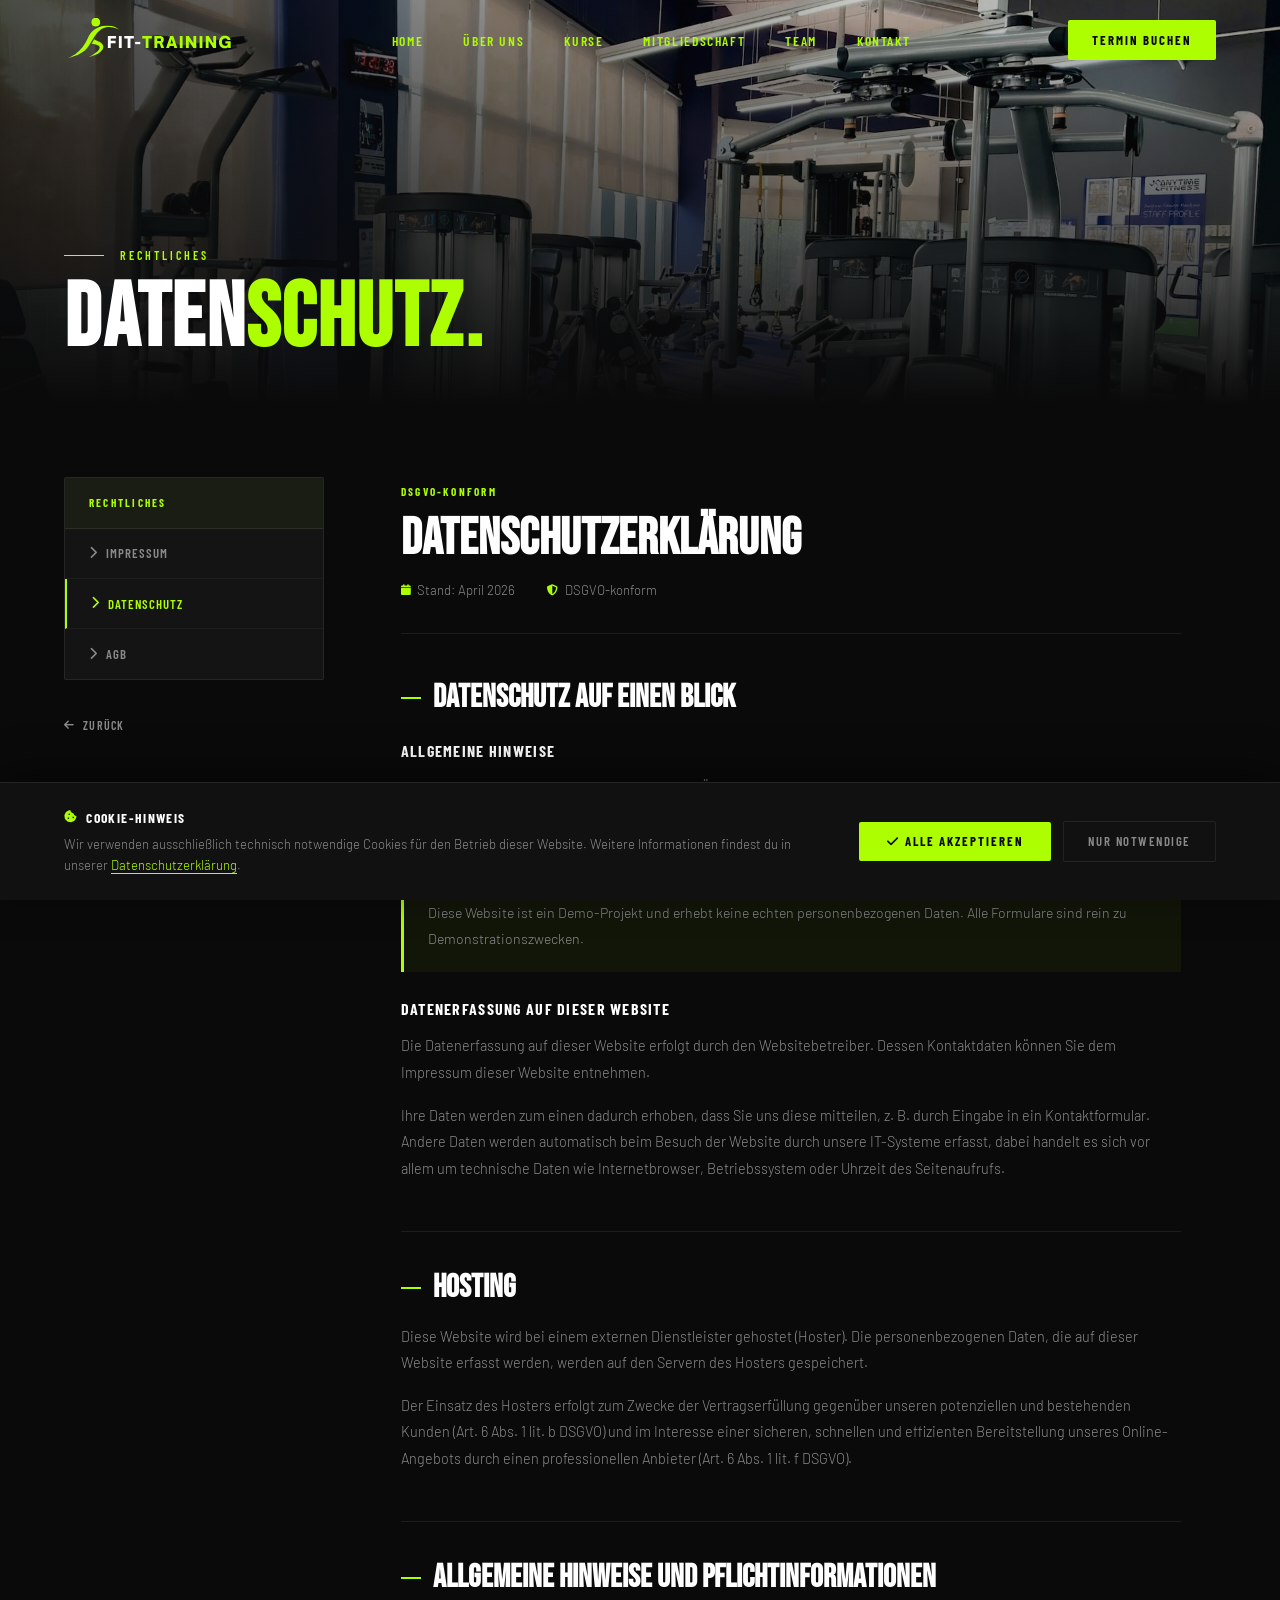
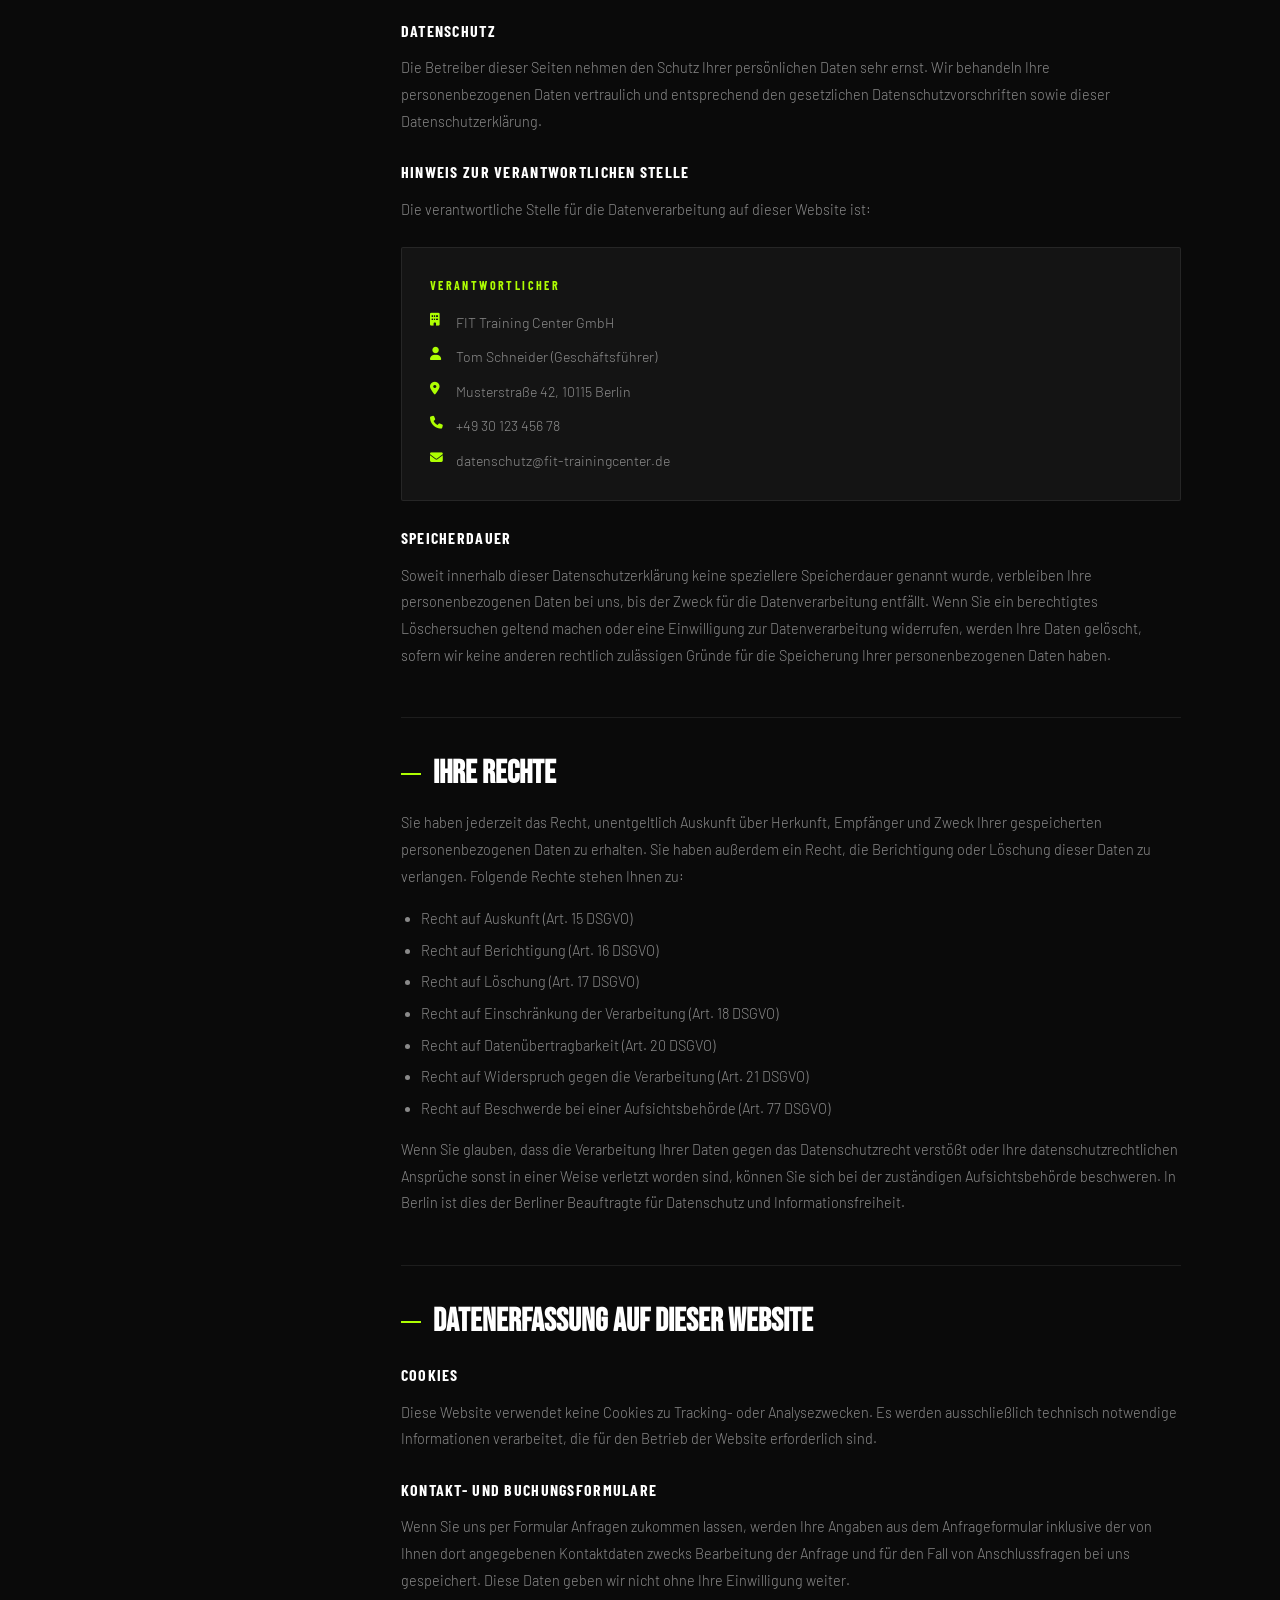
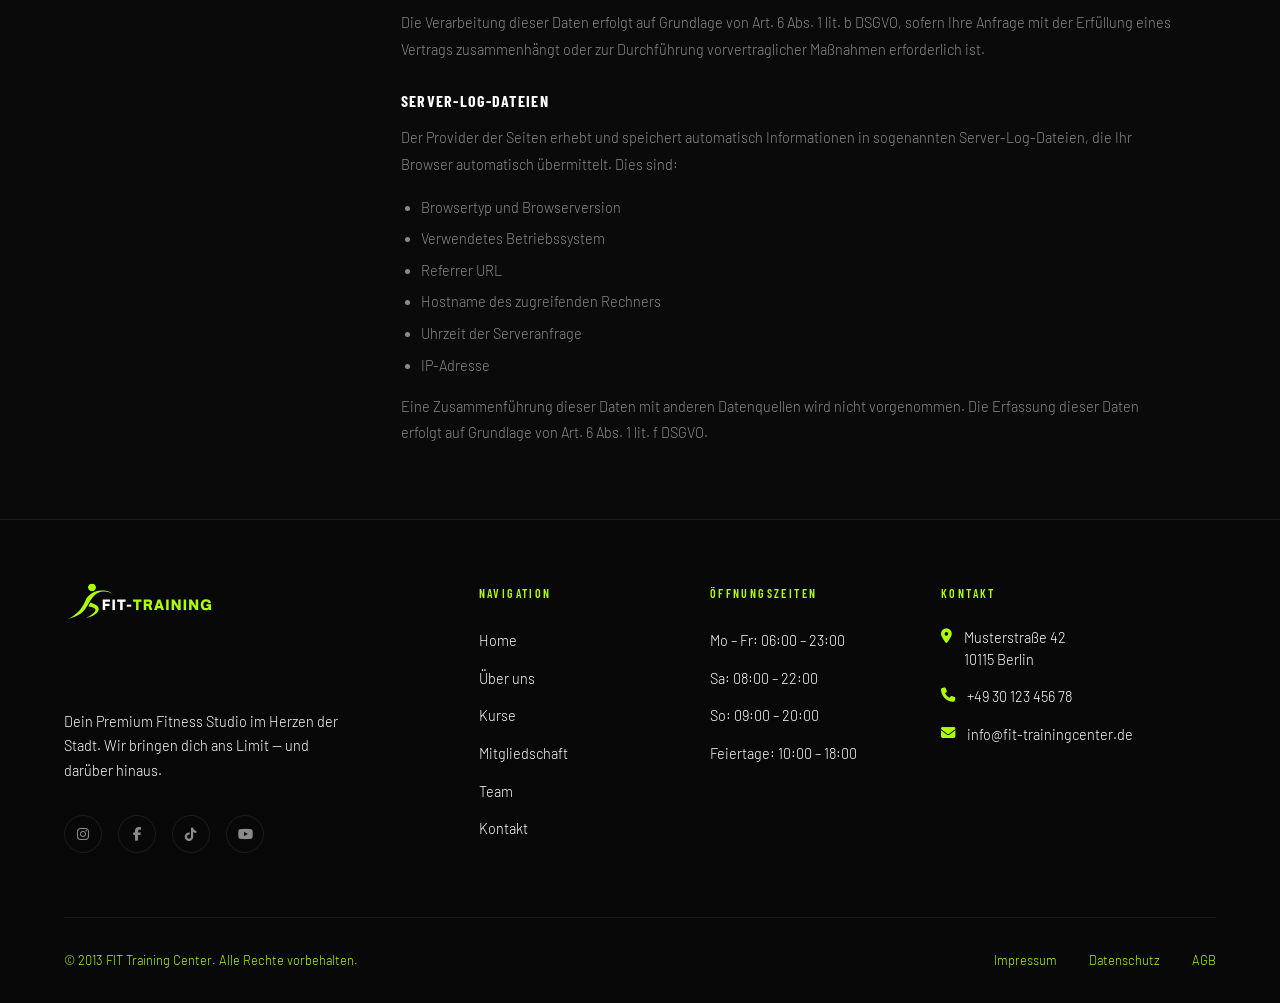
<file: datenschutz.html>
<!DOCTYPE html>
<html lang="de">
  <head>
    <meta charset="UTF-8" />
    <meta name="viewport" content="width=device-width, initial-scale=1.0" />
    <meta
      name="description"
      content="FIT Training Center – Datenschutzerklärung." />

    <!-- Favicon -->
    <link rel="icon" type="image/svg+xml" href="assets/favicon.svg" />
    <link rel="icon" type="image/x-icon" href="assets/favicon.ico" />
    <link rel="icon" type="image/png" sizes="96x96" href="favicon-96x96.png" />
    <link rel="apple-touch-icon" sizes="180x180" href="apple-touch-icon.png" />
    <meta name="apple-mobile-web-app-title" content="FIT Training Center" />
    <link rel="manifest" href="site.webmanifest" />

    <!-- Open Graph -->
    <meta property="og:type" content="website" />
    <meta property="og:site_name" content="FIT Training Center" />
    <meta
      property="og:title"
      content="FIT Training Center — Premium Fitness Studio" />
    <meta
      property="og:description"
      content="Dein Premium Fitness Studio in Berlin. Modernste Geräte, zertifizierte Trainer und über 35 Kurse pro Woche." />
    <meta property="og:image" content="assets/studio-one.jpg" />
    <meta property="og:locale" content="de_DE" />

    <title>FIT Training Center — Datenschutz</title>

    <link rel="preconnect" href="https://fonts.googleapis.com" />
    <link rel="preconnect" href="https://fonts.gstatic.com" crossorigin />
    <link
      href="https://fonts.googleapis.com/css2?family=Bebas+Neue&family=Barlow:ital,wght@0,300;0,400;0,600;0,700;1,300&family=Barlow+Condensed:wght@400;600;700&display=swap"
      rel="stylesheet" />
    <link
      rel="stylesheet"
      href="https://cdnjs.cloudflare.com/ajax/libs/font-awesome/6.5.0/css/all.min.css" />
    <link rel="stylesheet" href="css/basic.css" />
    <link rel="stylesheet" href="css/legal.css" />
  </head>
  <body>
    <div class="progress-bar"></div>

    <!-- ── NAVIGATION ──────────────────────────────────────── -->
    <nav class="navbar">
      <div class="container">
        <a href="index.html" class="nav-logo">
          <img src="assets/logo.svg" alt="FIT Training Center" loading="lazy" />
        </a>
        <ul class="nav-links">
          <li><a href="index.html">Home</a></li>
          <li><a href="about.html">Über uns</a></li>
          <li><a href="courses.html">Kurse</a></li>
          <li><a href="membership.html">Mitgliedschaft</a></li>
          <li><a href="team.html">Team</a></li>
          <li><a href="contact.html">Kontakt</a></li>
        </ul>
        <a href="booking.html" class="nav-cta">Termin buchen</a>
        <button class="nav-hamburger" aria-label="Menü öffnen">
          <span></span><span></span><span></span>
        </button>
      </div>
    </nav>

    <nav class="nav-mobile">
      <a href="index.html">Home</a>
      <a href="about.html">Über uns</a>
      <a href="courses.html">Kurse</a>
      <a href="membership.html">Mitgliedschaft</a>
      <a href="team.html">Team</a>
      <a href="contact.html">Kontakt</a>
      <a href="booking.html" class="nav-cta-mobile">Termin buchen</a>
    </nav>

    <!-- ── PAGE HERO ────────────────────────────────────────── -->
    <section class="page-hero">
      <div class="page-hero-bg">
        <img
          src="assets/studio-three.jpg"
          alt="Datenschutz"
          data-parallax="0.2"
          loading="lazy" />
      </div>
      <div class="page-hero-content">
        <div class="container">
          <div class="page-hero-eyebrow"><span>Rechtliches</span></div>
          <h1 class="page-hero-title">Daten<em>schutz.</em></h1>
        </div>
      </div>
    </section>

    <!-- ── LEGAL CONTENT ─────────────────────────────────────── -->
    <section class="legal-section">
      <div class="container">
        <!-- Sidebar -->
        <aside class="legal-sidebar">
          <div class="legal-nav">
            <div class="legal-nav-title">Rechtliches</div>
            <div class="legal-nav-links">
              <a href="impressum.html"
                ><i class="fas fa-chevron-right"></i> Impressum</a
              >
              <a href="datenschutz.html" class="active"
                ><i class="fas fa-chevron-right"></i> Datenschutz</a
              >
              <a href="agb.html"><i class="fas fa-chevron-right"></i> AGB</a>
            </div>
          </div>
          <a href="javascript:history.back()" class="legal-back">
            <i class="fas fa-arrow-left"></i> Zurück
          </a>
        </aside>

        <!-- Document -->
        <div class="legal-doc reveal">
          <div class="legal-doc-header">
            <span class="legal-doc-label">DSGVO-konform</span>
            <h1 class="legal-doc-title">Datenschutz&shy;erklärung</h1>
            <div class="legal-doc-meta">
              <span><i class="fas fa-calendar"></i> Stand: April 2026</span>
              <span><i class="fas fa-shield-halved"></i> DSGVO-konform</span>
            </div>
          </div>

          <div class="legal-block">
            <h2>Datenschutz auf einen Blick</h2>
            <h3>Allgemeine Hinweise</h3>
            <p>
              Die folgenden Hinweise geben einen einfachen Überblick darüber,
              was mit Ihren personenbezogenen Daten passiert, wenn Sie diese
              Website besuchen. Personenbezogene Daten sind alle Daten, mit
              denen Sie persönlich identifiziert werden können.
            </p>

            <div class="legal-highlight">
              <p>
                Diese Website ist ein Demo-Projekt und erhebt keine echten
                personenbezogenen Daten. Alle Formulare sind rein zu
                Demonstrationszwecken.
              </p>
            </div>

            <h3>Datenerfassung auf dieser Website</h3>
            <p>
              Die Datenerfassung auf dieser Website erfolgt durch den
              Websitebetreiber. Dessen Kontaktdaten können Sie dem Impressum
              dieser Website entnehmen.
            </p>
            <p>
              Ihre Daten werden zum einen dadurch erhoben, dass Sie uns diese
              mitteilen, z. B. durch Eingabe in ein Kontaktformular. Andere
              Daten werden automatisch beim Besuch der Website durch unsere
              IT-Systeme erfasst, dabei handelt es sich vor allem um technische
              Daten wie Internetbrowser, Betriebssystem oder Uhrzeit des
              Seitenaufrufs.
            </p>
          </div>

          <div class="legal-divider"></div>

          <div class="legal-block">
            <h2>Hosting</h2>
            <p>
              Diese Website wird bei einem externen Dienstleister gehostet
              (Hoster). Die personenbezogenen Daten, die auf dieser Website
              erfasst werden, werden auf den Servern des Hosters gespeichert.
            </p>
            <p>
              Der Einsatz des Hosters erfolgt zum Zwecke der Vertragserfüllung
              gegenüber unseren potenziellen und bestehenden Kunden (Art. 6 Abs.
              1 lit. b DSGVO) und im Interesse einer sicheren, schnellen und
              effizienten Bereitstellung unseres Online-Angebots durch einen
              professionellen Anbieter (Art. 6 Abs. 1 lit. f DSGVO).
            </p>
          </div>

          <div class="legal-divider"></div>

          <div class="legal-block">
            <h2>Allgemeine Hinweise und Pflichtinformationen</h2>
            <h3>Datenschutz</h3>
            <p>
              Die Betreiber dieser Seiten nehmen den Schutz Ihrer persönlichen
              Daten sehr ernst. Wir behandeln Ihre personenbezogenen Daten
              vertraulich und entsprechend den gesetzlichen
              Datenschutzvorschriften sowie dieser Datenschutzerklärung.
            </p>

            <h3>Hinweis zur verantwortlichen Stelle</h3>
            <p>
              Die verantwortliche Stelle für die Datenverarbeitung auf dieser
              Website ist:
            </p>
            <div class="legal-contact-box">
              <h4>Verantwortlicher</h4>
              <div class="legal-contact-row">
                <i class="fas fa-building"></i
                ><span>FIT Training Center GmbH</span>
              </div>
              <div class="legal-contact-row">
                <i class="fas fa-user"></i
                ><span>Tom Schneider (Geschäftsführer)</span>
              </div>
              <div class="legal-contact-row">
                <i class="fas fa-location-dot"></i
                ><span>Musterstraße 42, 10115 Berlin</span>
              </div>
              <div class="legal-contact-row">
                <i class="fas fa-phone"></i><span>+49 30 123 456 78</span>
              </div>
              <div class="legal-contact-row">
                <i class="fas fa-envelope"></i
                ><span>datenschutz@fit-trainingcenter.de</span>
              </div>
            </div>

            <h3>Speicherdauer</h3>
            <p>
              Soweit innerhalb dieser Datenschutzerklärung keine speziellere
              Speicherdauer genannt wurde, verbleiben Ihre personenbezogenen
              Daten bei uns, bis der Zweck für die Datenverarbeitung entfällt.
              Wenn Sie ein berechtigtes Löschersuchen geltend machen oder eine
              Einwilligung zur Datenverarbeitung widerrufen, werden Ihre Daten
              gelöscht, sofern wir keine anderen rechtlich zulässigen Gründe für
              die Speicherung Ihrer personenbezogenen Daten haben.
            </p>
          </div>

          <div class="legal-divider"></div>

          <div class="legal-block">
            <h2>Ihre Rechte</h2>
            <p>
              Sie haben jederzeit das Recht, unentgeltlich Auskunft über
              Herkunft, Empfänger und Zweck Ihrer gespeicherten
              personenbezogenen Daten zu erhalten. Sie haben außerdem ein Recht,
              die Berichtigung oder Löschung dieser Daten zu verlangen. Folgende
              Rechte stehen Ihnen zu:
            </p>
            <ul>
              <li>Recht auf Auskunft (Art. 15 DSGVO)</li>
              <li>Recht auf Berichtigung (Art. 16 DSGVO)</li>
              <li>Recht auf Löschung (Art. 17 DSGVO)</li>
              <li>Recht auf Einschränkung der Verarbeitung (Art. 18 DSGVO)</li>
              <li>Recht auf Datenübertragbarkeit (Art. 20 DSGVO)</li>
              <li>
                Recht auf Widerspruch gegen die Verarbeitung (Art. 21 DSGVO)
              </li>
              <li>
                Recht auf Beschwerde bei einer Aufsichtsbehörde (Art. 77 DSGVO)
              </li>
            </ul>
            <p>
              Wenn Sie glauben, dass die Verarbeitung Ihrer Daten gegen das
              Datenschutzrecht verstößt oder Ihre datenschutzrechtlichen
              Ansprüche sonst in einer Weise verletzt worden sind, können Sie
              sich bei der zuständigen Aufsichtsbehörde beschweren. In Berlin
              ist dies der Berliner Beauftragte für Datenschutz und
              Informationsfreiheit.
            </p>
          </div>

          <div class="legal-divider"></div>

          <div class="legal-block">
            <h2>Datenerfassung auf dieser Website</h2>
            <h3>Cookies</h3>
            <p>
              Diese Website verwendet keine Cookies zu Tracking- oder
              Analysezwecken. Es werden ausschließlich technisch notwendige
              Informationen verarbeitet, die für den Betrieb der Website
              erforderlich sind.
            </p>

            <h3>Kontakt- und Buchungsformulare</h3>
            <p>
              Wenn Sie uns per Formular Anfragen zukommen lassen, werden Ihre
              Angaben aus dem Anfrageformular inklusive der von Ihnen dort
              angegebenen Kontaktdaten zwecks Bearbeitung der Anfrage und für
              den Fall von Anschlussfragen bei uns gespeichert. Diese Daten
              geben wir nicht ohne Ihre Einwilligung weiter.
            </p>
            <p>
              Die Verarbeitung dieser Daten erfolgt auf Grundlage von Art. 6
              Abs. 1 lit. b DSGVO, sofern Ihre Anfrage mit der Erfüllung eines
              Vertrags zusammenhängt oder zur Durchführung vorvertraglicher
              Maßnahmen erforderlich ist.
            </p>

            <h3>Server-Log-Dateien</h3>
            <p>
              Der Provider der Seiten erhebt und speichert automatisch
              Informationen in sogenannten Server-Log-Dateien, die Ihr Browser
              automatisch übermittelt. Dies sind:
            </p>
            <ul>
              <li>Browsertyp und Browserversion</li>
              <li>Verwendetes Betriebssystem</li>
              <li>Referrer URL</li>
              <li>Hostname des zugreifenden Rechners</li>
              <li>Uhrzeit der Serveranfrage</li>
              <li>IP-Adresse</li>
            </ul>
            <p>
              Eine Zusammenführung dieser Daten mit anderen Datenquellen wird
              nicht vorgenommen. Die Erfassung dieser Daten erfolgt auf
              Grundlage von Art. 6 Abs. 1 lit. f DSGVO.
            </p>
          </div>
        </div>
      </div>
    </section>

    <!-- ── FOOTER ───────────────────────────────────────────── -->
    <footer class="footer">
      <div class="container">
        <div class="footer-grid">
          <div class="footer-brand">
            <img
              src="assets/logo.svg"
              alt="FIT Training Center"
              loading="lazy" />
            <p>
              Dein Premium Fitness Studio im Herzen der Stadt. Wir bringen dich
              ans Limit — und darüber hinaus.
            </p>
            <div class="footer-social">
              <a href="#" aria-label="Instagram"
                ><i class="fab fa-instagram"></i
              ></a>
              <a href="#" aria-label="Facebook"
                ><i class="fab fa-facebook-f"></i
              ></a>
              <a href="#" aria-label="TikTok"><i class="fab fa-tiktok"></i></a>
              <a href="#" aria-label="YouTube"
                ><i class="fab fa-youtube"></i
              ></a>
            </div>
          </div>
          <div class="footer-col">
            <h4>Navigation</h4>
            <ul>
              <li><a href="index.html">Home</a></li>
              <li><a href="about.html">Über uns</a></li>
              <li><a href="courses.html">Kurse</a></li>
              <li><a href="membership.html">Mitgliedschaft</a></li>
              <li><a href="team.html">Team</a></li>
              <li><a href="contact.html">Kontakt</a></li>
            </ul>
          </div>
          <div class="footer-col">
            <h4>Öffnungszeiten</h4>
            <ul>
              <li><a>Mo – Fr: 06:00 – 23:00</a></li>
              <li><a>Sa: 08:00 – 22:00</a></li>
              <li><a>So: 09:00 – 20:00</a></li>
              <li><a>Feiertage: 10:00 – 18:00</a></li>
            </ul>
          </div>
          <div class="footer-col">
            <h4>Kontakt</h4>
            <div class="footer-contact-item">
              <i class="fas fa-location-dot icon"></i>
              <span>Musterstraße 42<br />10115 Berlin</span>
            </div>
            <div class="footer-contact-item">
              <i class="fas fa-phone icon"></i>
              <span>+49 30 123 456 78</span>
            </div>
            <div class="footer-contact-item">
              <i class="fas fa-envelope icon"></i>
              <span>info@fit-trainingcenter.de</span>
            </div>
          </div>
        </div>
        <div class="footer-bottom">
          <p>© 2013 FIT Training Center. Alle Rechte vorbehalten.</p>
          <div class="footer-bottom-links">
            <a href="impressum.html">Impressum</a>
            <a href="datenschutz.html">Datenschutz</a>
            <a href="agb.html">AGB</a>
          </div>
        </div>
      </div>
    </footer>

    <!-- ── COOKIE BANNER ───────────────────────────────────────── -->
    <div class="cookie-banner" id="cookieBanner">
      <div class="container">
        <div class="cookie-banner-inner">
          <div class="cookie-banner-text">
            <h4><i class="fas fa-cookie-bite"></i> Cookie-Hinweis</h4>
            <p>
              Wir verwenden ausschließlich technisch notwendige Cookies für den
              Betrieb dieser Website. Weitere Informationen findest du in
              unserer
              <a href="datenschutz.html">Datenschutzerklärung</a>.
            </p>
          </div>
          <div class="cookie-banner-actions">
            <button class="cookie-btn-accept" id="cookieAccept">
              <i class="fas fa-check"></i> Alle akzeptieren
            </button>
            <button class="cookie-btn-necessary" id="cookieNecessary">
              Nur notwendige
            </button>
          </div>
        </div>
      </div>
    </div>

    <script src="js/main.js"></script>
  </body>
</html>
</file>
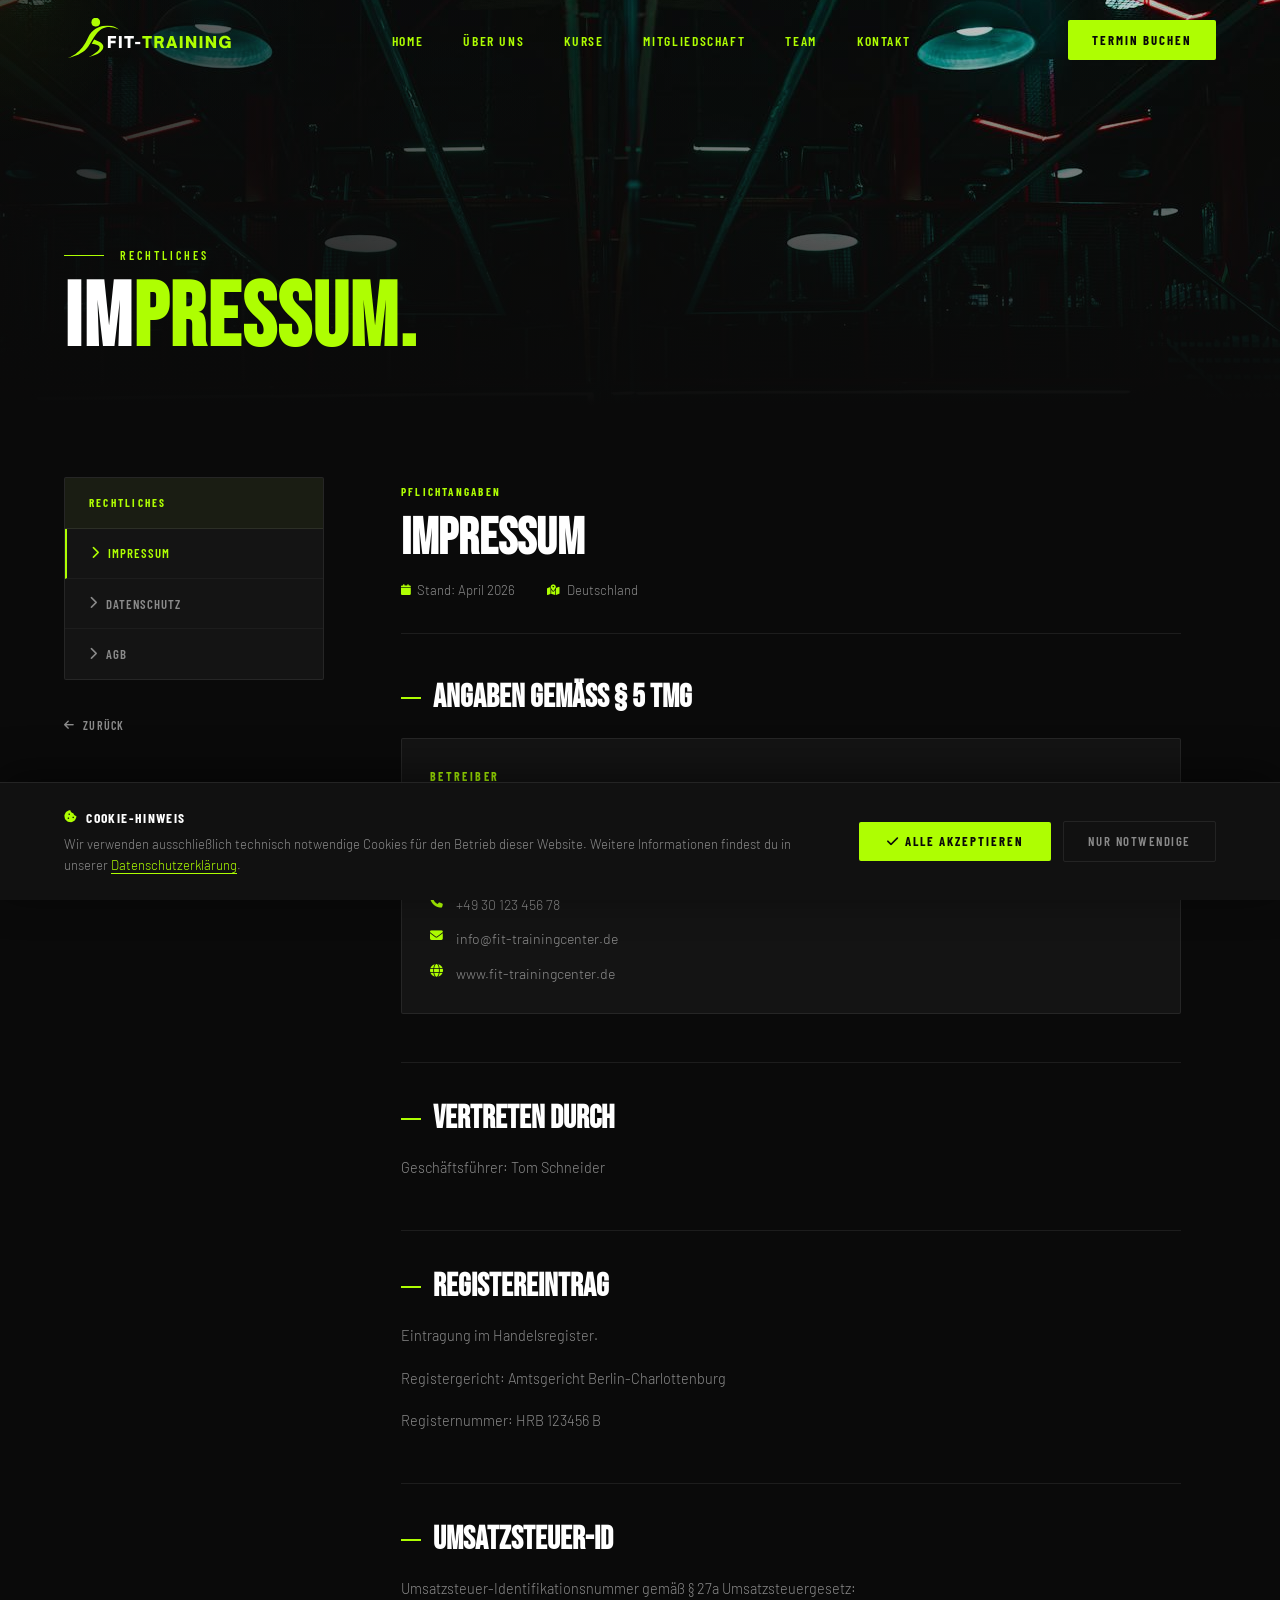
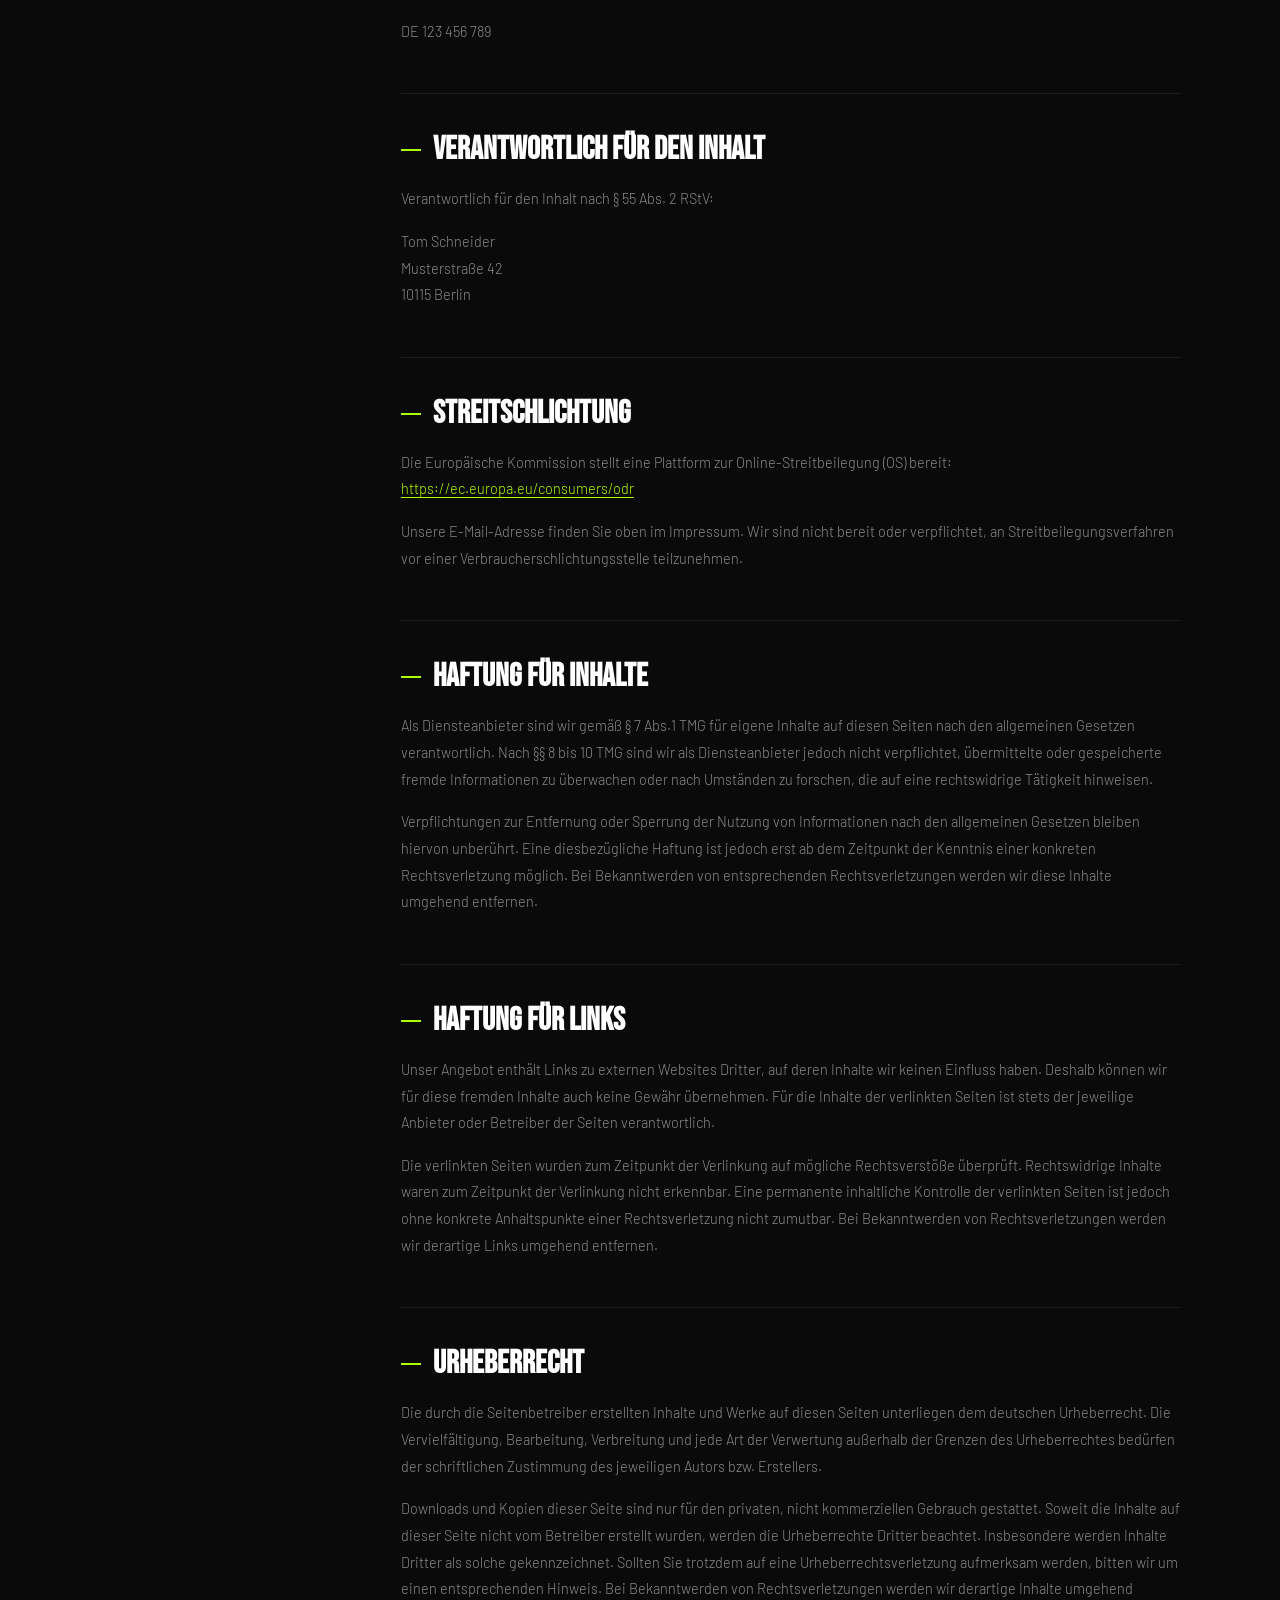
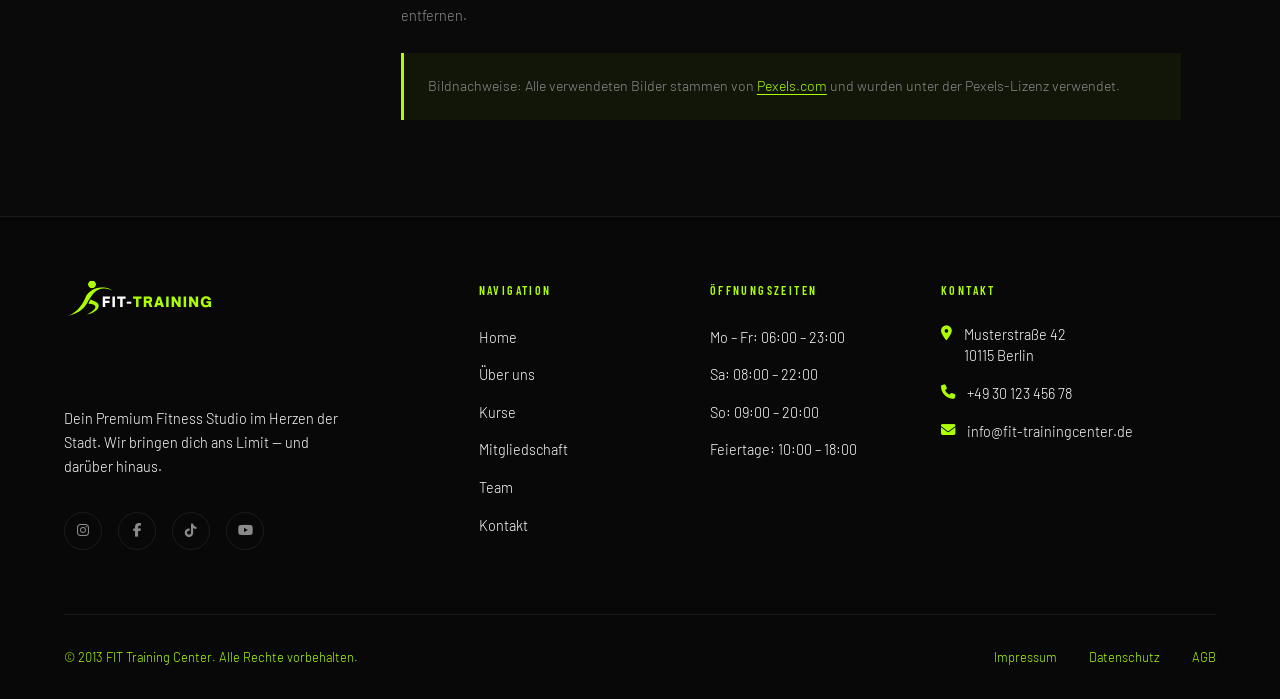
<file: impressum.html>
<!DOCTYPE html>
<html lang="de">
  <head>
    <meta charset="UTF-8" />
    <meta name="viewport" content="width=device-width, initial-scale=1.0" />
    <meta name="description" content="FIT Training Center – Impressum." />

    <!-- Favicon -->
    <link rel="icon" type="image/svg+xml" href="assets/favicon.svg" />
    <link rel="icon" type="image/x-icon" href="assets/favicon.ico" />
    <link rel="icon" type="image/png" sizes="96x96" href="favicon-96x96.png" />
    <link rel="apple-touch-icon" sizes="180x180" href="apple-touch-icon.png" />
    <meta name="apple-mobile-web-app-title" content="FIT Training Center" />
    <link rel="manifest" href="site.webmanifest" />

    <!-- Open Graph -->
    <meta property="og:type" content="website" />
    <meta property="og:site_name" content="FIT Training Center" />
    <meta
      property="og:title"
      content="FIT Training Center — Premium Fitness Studio" />
    <meta
      property="og:description"
      content="Dein Premium Fitness Studio in Berlin. Modernste Geräte, zertifizierte Trainer und über 35 Kurse pro Woche." />
    <meta property="og:image" content="assets/studio-one.jpg" />
    <meta property="og:locale" content="de_DE" />

    <title>FIT Training Center — Impressum</title>

    <link rel="preconnect" href="https://fonts.googleapis.com" />
    <link rel="preconnect" href="https://fonts.gstatic.com" crossorigin />
    <link
      href="https://fonts.googleapis.com/css2?family=Bebas+Neue&family=Barlow:ital,wght@0,300;0,400;0,600;0,700;1,300&family=Barlow+Condensed:wght@400;600;700&display=swap"
      rel="stylesheet" />
    <link
      rel="stylesheet"
      href="https://cdnjs.cloudflare.com/ajax/libs/font-awesome/6.5.0/css/all.min.css" />
    <link rel="stylesheet" href="css/basic.css" />
    <link rel="stylesheet" href="css/legal.css" />
  </head>
  <body>
    <div class="progress-bar"></div>

    <!-- ── NAVIGATION ──────────────────────────────────────── -->
    <nav class="navbar">
      <div class="container">
        <a href="index.html" class="nav-logo">
          <img src="assets/logo.svg" alt="FIT Training Center" loading="lazy" />
        </a>
        <ul class="nav-links">
          <li><a href="index.html">Home</a></li>
          <li><a href="about.html">Über uns</a></li>
          <li><a href="courses.html">Kurse</a></li>
          <li><a href="membership.html">Mitgliedschaft</a></li>
          <li><a href="team.html">Team</a></li>
          <li><a href="contact.html">Kontakt</a></li>
        </ul>
        <a href="booking.html" class="nav-cta">Termin buchen</a>
        <button class="nav-hamburger" aria-label="Menü öffnen">
          <span></span><span></span><span></span>
        </button>
      </div>
    </nav>

    <nav class="nav-mobile">
      <a href="index.html">Home</a>
      <a href="about.html">Über uns</a>
      <a href="courses.html">Kurse</a>
      <a href="membership.html">Mitgliedschaft</a>
      <a href="team.html">Team</a>
      <a href="contact.html">Kontakt</a>
      <a href="booking.html" class="nav-cta-mobile">Termin buchen</a>
    </nav>

    <!-- ── PAGE HERO ────────────────────────────────────────── -->
    <section class="page-hero">
      <div class="page-hero-bg">
        <img
          src="assets/studio-two.jpg"
          alt="Impressum"
          data-parallax="0.2"
          loading="lazy" />
      </div>
      <div class="page-hero-content">
        <div class="container">
          <div class="page-hero-eyebrow"><span>Rechtliches</span></div>
          <h1 class="page-hero-title">Im<em>pressum.</em></h1>
        </div>
      </div>
    </section>

    <!-- ── LEGAL CONTENT ─────────────────────────────────────── -->
    <section class="legal-section">
      <div class="container">
        <!-- Sidebar -->
        <aside class="legal-sidebar">
          <div class="legal-nav">
            <div class="legal-nav-title">Rechtliches</div>
            <div class="legal-nav-links">
              <a href="impressum.html" class="active"
                ><i class="fas fa-chevron-right"></i> Impressum</a
              >
              <a href="datenschutz.html"
                ><i class="fas fa-chevron-right"></i> Datenschutz</a
              >
              <a href="agb.html"><i class="fas fa-chevron-right"></i> AGB</a>
            </div>
          </div>
          <a href="javascript:history.back()" class="legal-back">
            <i class="fas fa-arrow-left"></i> Zurück
          </a>
        </aside>

        <!-- Document -->
        <div class="legal-doc reveal">
          <div class="legal-doc-header">
            <span class="legal-doc-label">Pflichtangaben</span>
            <h1 class="legal-doc-title">Impressum</h1>
            <div class="legal-doc-meta">
              <span><i class="fas fa-calendar"></i> Stand: April 2026</span>
              <span><i class="fas fa-map-location-dot"></i> Deutschland</span>
            </div>
          </div>

          <!-- Angaben gem. § 5 TMG -->
          <div class="legal-block">
            <h2>Angaben gemäß § 5 TMG</h2>
            <div class="legal-contact-box">
              <h4>Betreiber</h4>
              <div class="legal-contact-row">
                <i class="fas fa-building"></i>
                <span>FIT Training Center GmbH</span>
              </div>
              <div class="legal-contact-row">
                <i class="fas fa-location-dot"></i>
                <span>Musterstraße 42<br />10115 Berlin-Mitte</span>
              </div>
              <div class="legal-contact-row">
                <i class="fas fa-phone"></i>
                <span>+49 30 123 456 78</span>
              </div>
              <div class="legal-contact-row">
                <i class="fas fa-envelope"></i>
                <span>info@fit-trainingcenter.de</span>
              </div>
              <div class="legal-contact-row">
                <i class="fas fa-globe"></i>
                <span>www.fit-trainingcenter.de</span>
              </div>
            </div>
          </div>

          <div class="legal-divider"></div>

          <!-- Vertreten durch -->
          <div class="legal-block">
            <h2>Vertreten durch</h2>
            <p>Geschäftsführer: Tom Schneider</p>
          </div>

          <div class="legal-divider"></div>

          <!-- Registereintrag -->
          <div class="legal-block">
            <h2>Registereintrag</h2>
            <p>Eintragung im Handelsregister.</p>
            <p>Registergericht: Amtsgericht Berlin-Charlottenburg</p>
            <p>Registernummer: HRB 123456 B</p>
          </div>

          <div class="legal-divider"></div>

          <!-- Umsatzsteuer -->
          <div class="legal-block">
            <h2>Umsatzsteuer-ID</h2>
            <p>
              Umsatzsteuer-Identifikationsnummer gemäß § 27a Umsatzsteuergesetz:
            </p>
            <p>DE 123 456 789</p>
          </div>

          <div class="legal-divider"></div>

          <!-- Verantwortlich -->
          <div class="legal-block">
            <h2>Verantwortlich für den Inhalt</h2>
            <p>Verantwortlich für den Inhalt nach § 55 Abs. 2 RStV:</p>
            <p>Tom Schneider<br />Musterstraße 42<br />10115 Berlin</p>
          </div>

          <div class="legal-divider"></div>

          <!-- Streitschlichtung -->
          <div class="legal-block">
            <h2>Streitschlichtung</h2>
            <p>
              Die Europäische Kommission stellt eine Plattform zur
              Online-Streitbeilegung (OS) bereit:
              <a
                href="https://ec.europa.eu/consumers/odr"
                target="_blank"
                rel="noopener"
                >https://ec.europa.eu/consumers/odr</a
              >
            </p>
            <p>
              Unsere E-Mail-Adresse finden Sie oben im Impressum. Wir sind nicht
              bereit oder verpflichtet, an Streitbeilegungsverfahren vor einer
              Verbraucherschlichtungsstelle teilzunehmen.
            </p>
          </div>

          <div class="legal-divider"></div>

          <!-- Haftung für Inhalte -->
          <div class="legal-block">
            <h2>Haftung für Inhalte</h2>
            <p>
              Als Diensteanbieter sind wir gemäß § 7 Abs.1 TMG für eigene
              Inhalte auf diesen Seiten nach den allgemeinen Gesetzen
              verantwortlich. Nach §§ 8 bis 10 TMG sind wir als Diensteanbieter
              jedoch nicht verpflichtet, übermittelte oder gespeicherte fremde
              Informationen zu überwachen oder nach Umständen zu forschen, die
              auf eine rechtswidrige Tätigkeit hinweisen.
            </p>
            <p>
              Verpflichtungen zur Entfernung oder Sperrung der Nutzung von
              Informationen nach den allgemeinen Gesetzen bleiben hiervon
              unberührt. Eine diesbezügliche Haftung ist jedoch erst ab dem
              Zeitpunkt der Kenntnis einer konkreten Rechtsverletzung möglich.
              Bei Bekanntwerden von entsprechenden Rechtsverletzungen werden wir
              diese Inhalte umgehend entfernen.
            </p>
          </div>

          <div class="legal-divider"></div>

          <!-- Haftung für Links -->
          <div class="legal-block">
            <h2>Haftung für Links</h2>
            <p>
              Unser Angebot enthält Links zu externen Websites Dritter, auf
              deren Inhalte wir keinen Einfluss haben. Deshalb können wir für
              diese fremden Inhalte auch keine Gewähr übernehmen. Für die
              Inhalte der verlinkten Seiten ist stets der jeweilige Anbieter
              oder Betreiber der Seiten verantwortlich.
            </p>
            <p>
              Die verlinkten Seiten wurden zum Zeitpunkt der Verlinkung auf
              mögliche Rechtsverstöße überprüft. Rechtswidrige Inhalte waren zum
              Zeitpunkt der Verlinkung nicht erkennbar. Eine permanente
              inhaltliche Kontrolle der verlinkten Seiten ist jedoch ohne
              konkrete Anhaltspunkte einer Rechtsverletzung nicht zumutbar. Bei
              Bekanntwerden von Rechtsverletzungen werden wir derartige Links
              umgehend entfernen.
            </p>
          </div>

          <div class="legal-divider"></div>

          <!-- Urheberrecht -->
          <div class="legal-block">
            <h2>Urheberrecht</h2>
            <p>
              Die durch die Seitenbetreiber erstellten Inhalte und Werke auf
              diesen Seiten unterliegen dem deutschen Urheberrecht. Die
              Vervielfältigung, Bearbeitung, Verbreitung und jede Art der
              Verwertung außerhalb der Grenzen des Urheberrechtes bedürfen der
              schriftlichen Zustimmung des jeweiligen Autors bzw. Erstellers.
            </p>
            <p>
              Downloads und Kopien dieser Seite sind nur für den privaten, nicht
              kommerziellen Gebrauch gestattet. Soweit die Inhalte auf dieser
              Seite nicht vom Betreiber erstellt wurden, werden die
              Urheberrechte Dritter beachtet. Insbesondere werden Inhalte
              Dritter als solche gekennzeichnet. Sollten Sie trotzdem auf eine
              Urheberrechtsverletzung aufmerksam werden, bitten wir um einen
              entsprechenden Hinweis. Bei Bekanntwerden von Rechtsverletzungen
              werden wir derartige Inhalte umgehend entfernen.
            </p>

            <div class="legal-highlight">
              <p>
                Bildnachweise: Alle verwendeten Bilder stammen von
                <a href="https://www.pexels.com" target="_blank" rel="noopener"
                  >Pexels.com</a
                >
                und wurden unter der Pexels-Lizenz verwendet.
              </p>
            </div>
          </div>
        </div>
      </div>
    </section>

    <!-- ── FOOTER ───────────────────────────────────────────── -->
    <footer class="footer">
      <div class="container">
        <div class="footer-grid">
          <div class="footer-brand">
            <img
              src="assets/logo.svg"
              alt="FIT Training Center"
              loading="lazy" />
            <p>
              Dein Premium Fitness Studio im Herzen der Stadt. Wir bringen dich
              ans Limit — und darüber hinaus.
            </p>
            <div class="footer-social">
              <a href="#" aria-label="Instagram"
                ><i class="fab fa-instagram"></i
              ></a>
              <a href="#" aria-label="Facebook"
                ><i class="fab fa-facebook-f"></i
              ></a>
              <a href="#" aria-label="TikTok"><i class="fab fa-tiktok"></i></a>
              <a href="#" aria-label="YouTube"
                ><i class="fab fa-youtube"></i
              ></a>
            </div>
          </div>
          <div class="footer-col">
            <h4>Navigation</h4>
            <ul>
              <li><a href="index.html">Home</a></li>
              <li><a href="about.html">Über uns</a></li>
              <li><a href="courses.html">Kurse</a></li>
              <li><a href="membership.html">Mitgliedschaft</a></li>
              <li><a href="team.html">Team</a></li>
              <li><a href="contact.html">Kontakt</a></li>
            </ul>
          </div>
          <div class="footer-col">
            <h4>Öffnungszeiten</h4>
            <ul>
              <li><a>Mo – Fr: 06:00 – 23:00</a></li>
              <li><a>Sa: 08:00 – 22:00</a></li>
              <li><a>So: 09:00 – 20:00</a></li>
              <li><a>Feiertage: 10:00 – 18:00</a></li>
            </ul>
          </div>
          <div class="footer-col">
            <h4>Kontakt</h4>
            <div class="footer-contact-item">
              <i class="fas fa-location-dot icon"></i>
              <span>Musterstraße 42<br />10115 Berlin</span>
            </div>
            <div class="footer-contact-item">
              <i class="fas fa-phone icon"></i>
              <span>+49 30 123 456 78</span>
            </div>
            <div class="footer-contact-item">
              <i class="fas fa-envelope icon"></i>
              <span>info@fit-trainingcenter.de</span>
            </div>
          </div>
        </div>
        <div class="footer-bottom">
          <p>© 2013 FIT Training Center. Alle Rechte vorbehalten.</p>
          <div class="footer-bottom-links">
            <a href="impressum.html">Impressum</a>
            <a href="datenschutz.html">Datenschutz</a>
            <a href="agb.html">AGB</a>
          </div>
        </div>
      </div>
    </footer>

    <!-- ── COOKIE BANNER ───────────────────────────────────────── -->
    <div class="cookie-banner" id="cookieBanner">
      <div class="container">
        <div class="cookie-banner-inner">
          <div class="cookie-banner-text">
            <h4><i class="fas fa-cookie-bite"></i> Cookie-Hinweis</h4>
            <p>
              Wir verwenden ausschließlich technisch notwendige Cookies für den
              Betrieb dieser Website. Weitere Informationen findest du in
              unserer
              <a href="datenschutz.html">Datenschutzerklärung</a>.
            </p>
          </div>
          <div class="cookie-banner-actions">
            <button class="cookie-btn-accept" id="cookieAccept">
              <i class="fas fa-check"></i> Alle akzeptieren
            </button>
            <button class="cookie-btn-necessary" id="cookieNecessary">
              Nur notwendige
            </button>
          </div>
        </div>
      </div>
    </div>

    <script src="js/main.js"></script>
  </body>
</html>
</file>
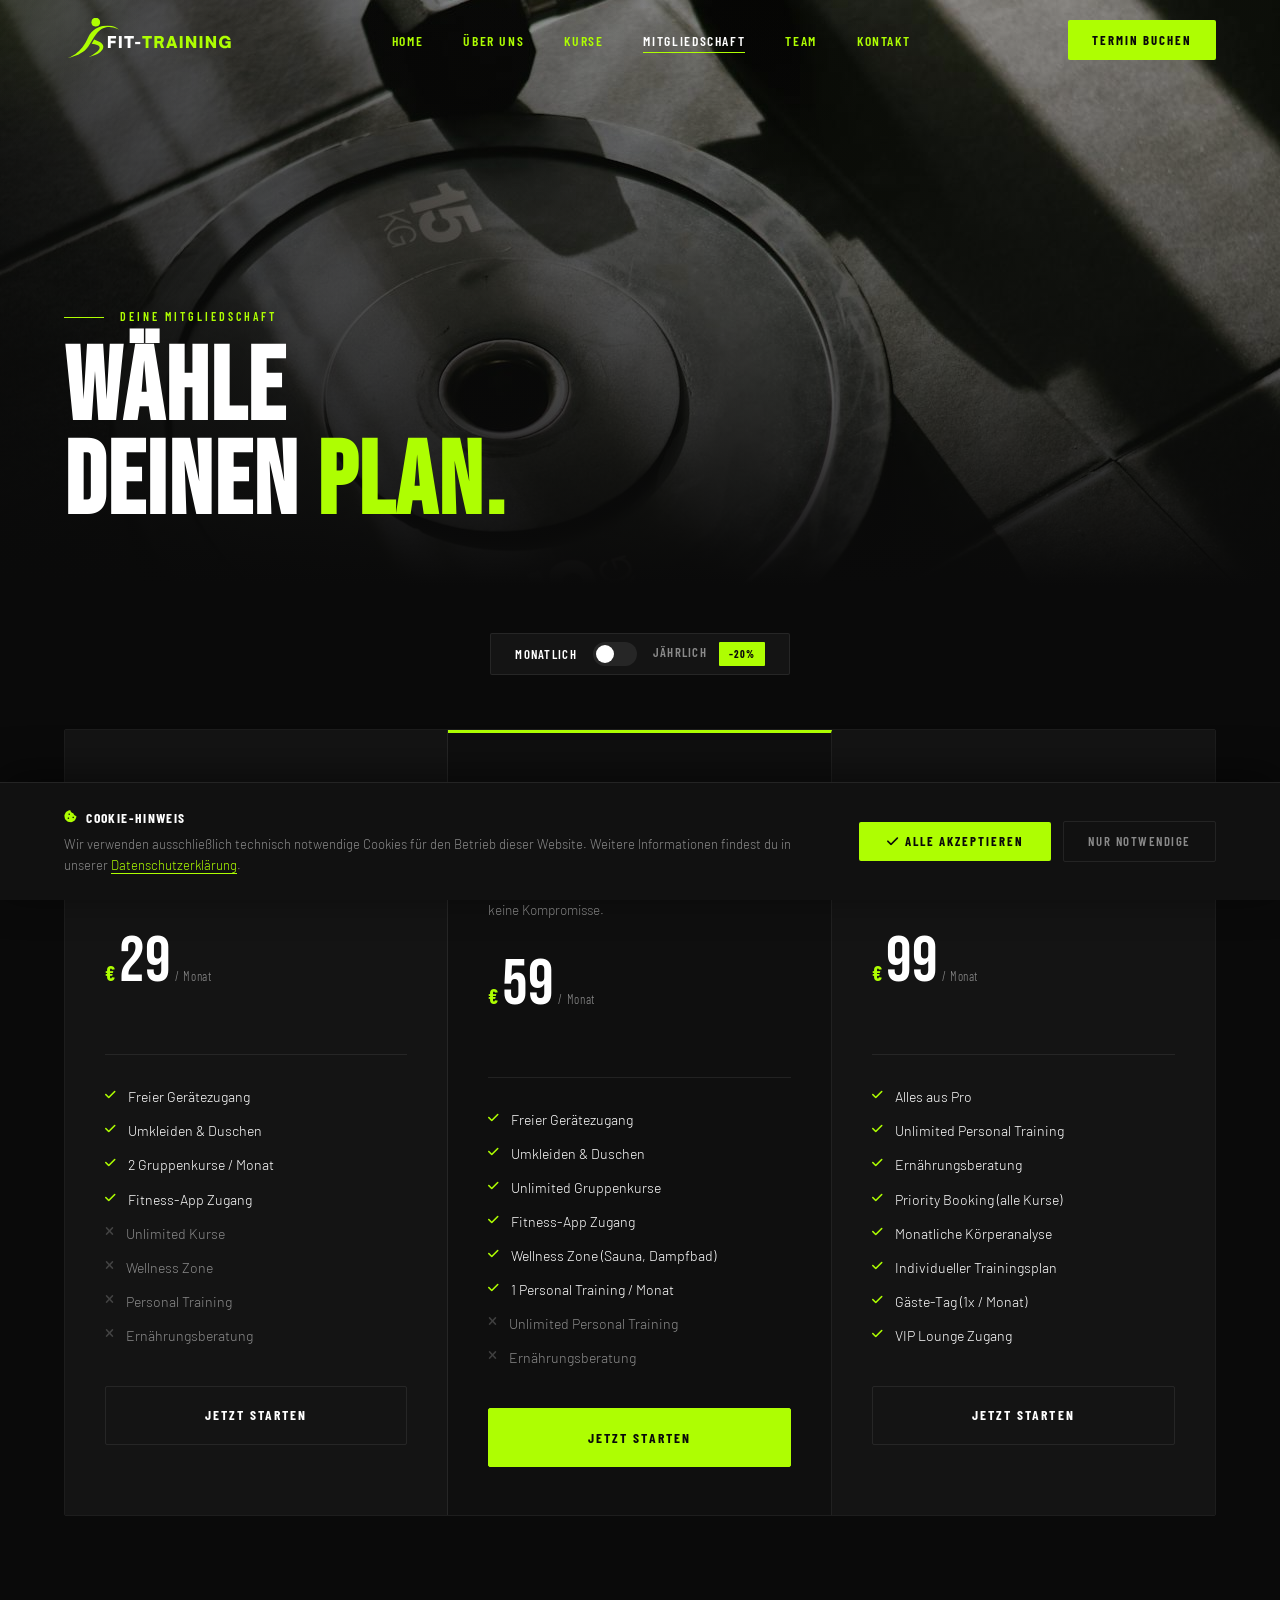
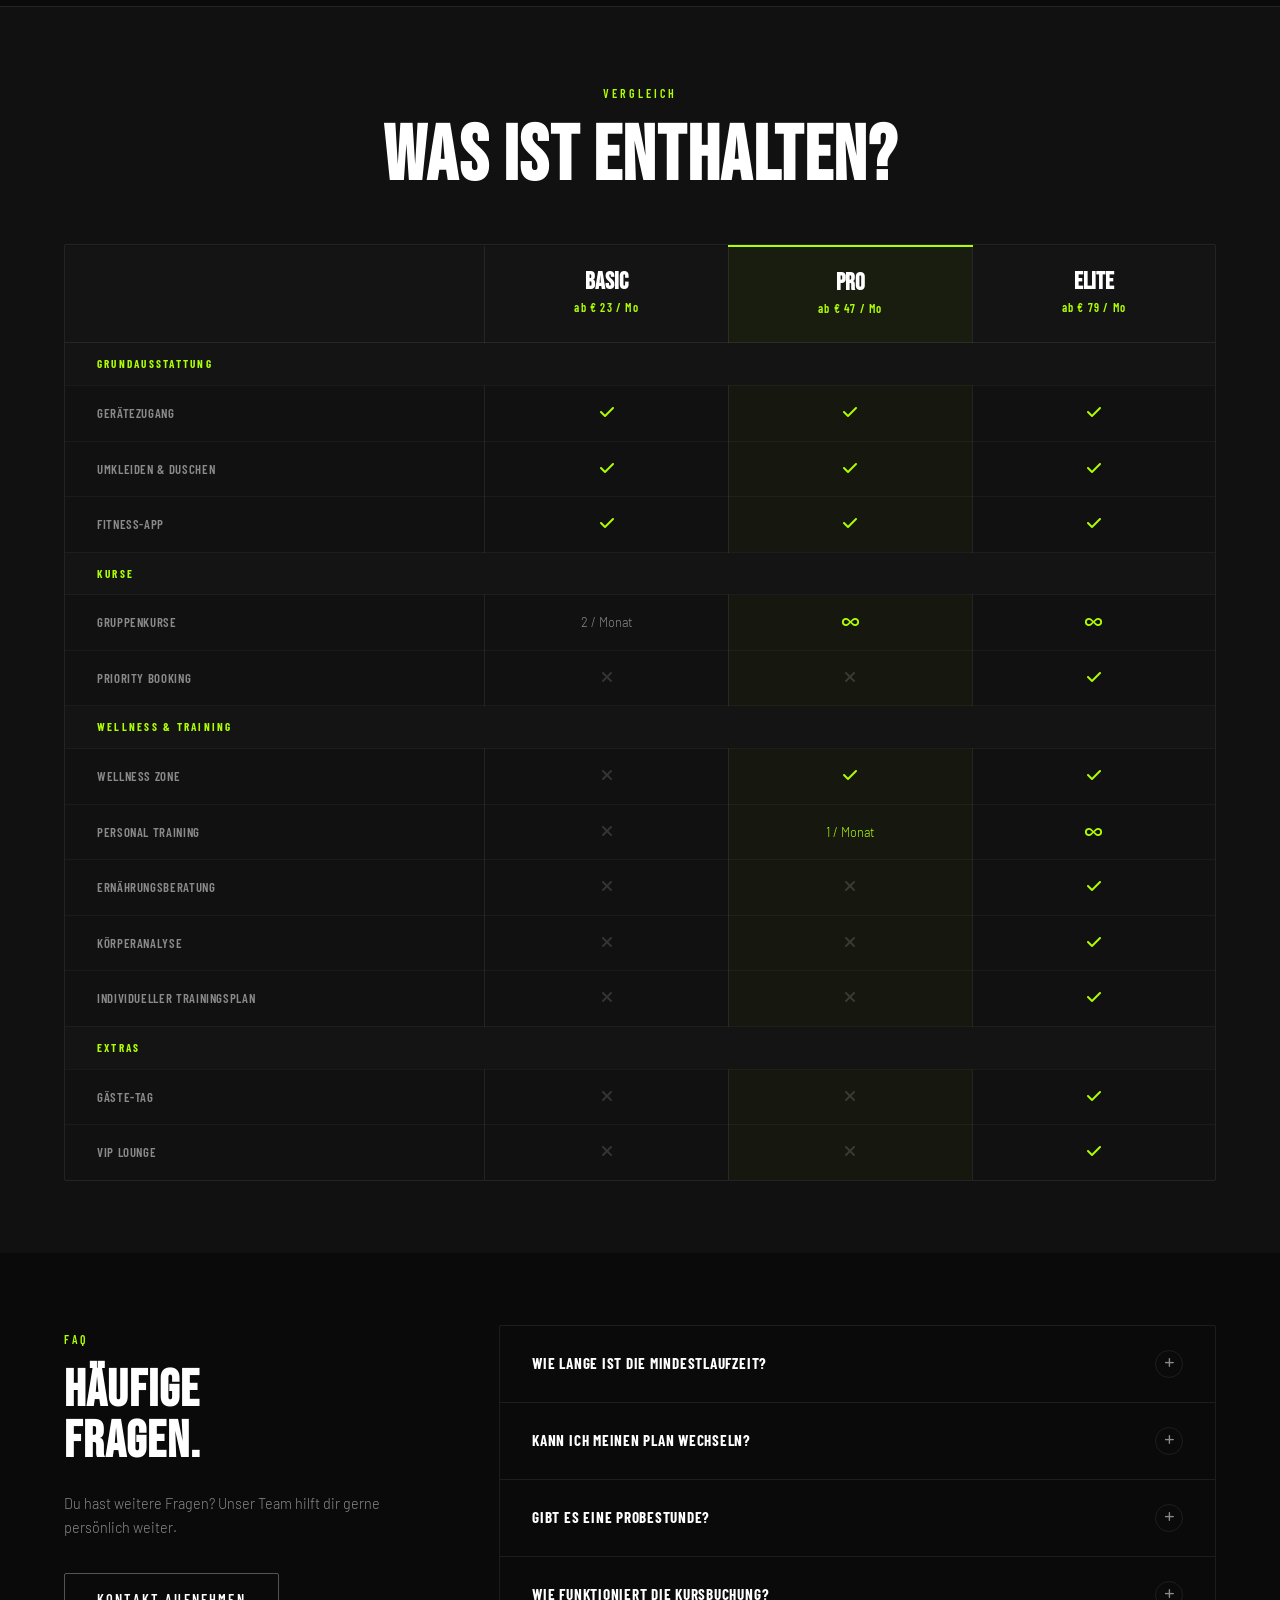
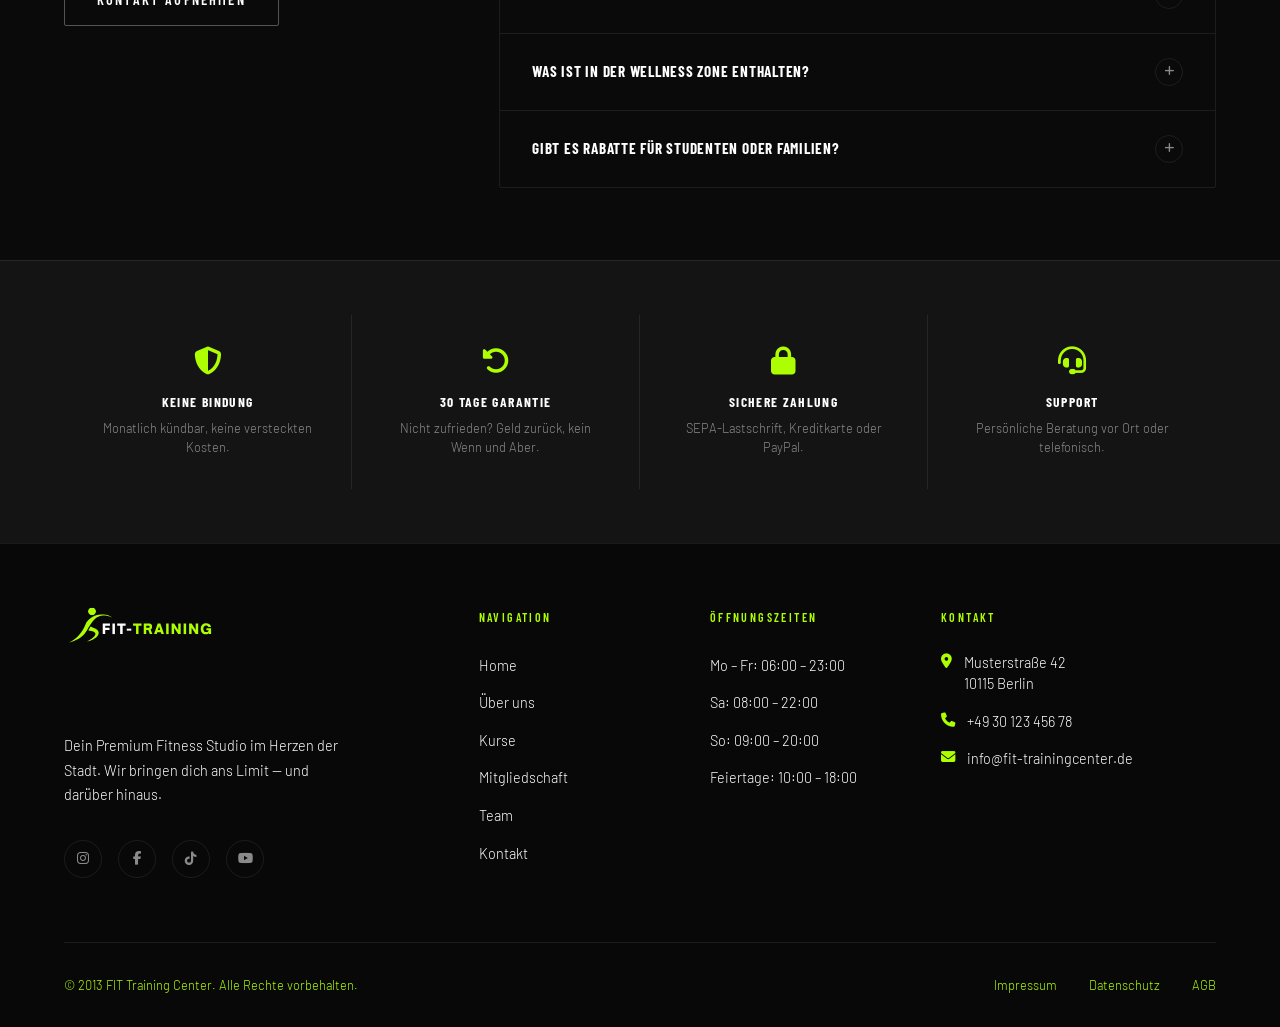
<file: membership.html>
<!DOCTYPE html>
<html lang="de">
  <head>
    <meta charset="UTF-8" />
    <meta name="viewport" content="width=device-width, initial-scale=1.0" />
    <meta
      name="description"
      content="FIT Training Center – Mitgliedschaft & Preise. Basic, Pro und Elite." />

    <!-- Favicon -->
    <link rel="icon" type="image/svg+xml" href="assets/favicon.svg" />
    <link rel="icon" type="image/x-icon" href="assets/favicon.ico" />
    <link rel="icon" type="image/png" sizes="96x96" href="favicon-96x96.png" />
    <link rel="apple-touch-icon" sizes="180x180" href="apple-touch-icon.png" />
    <meta name="apple-mobile-web-app-title" content="FIT Training Center" />
    <link rel="manifest" href="site.webmanifest" />

    <!-- Open Graph -->
    <meta property="og:type" content="website" />
    <meta property="og:site_name" content="FIT Training Center" />
    <meta
      property="og:title"
      content="FIT Training Center — Premium Fitness Studio" />
    <meta
      property="og:description"
      content="Dein Premium Fitness Studio in Berlin. Modernste Geräte, zertifizierte Trainer und über 35 Kurse pro Woche." />
    <meta property="og:image" content="assets/studio-one.jpg" />
    <meta property="og:locale" content="de_DE" />

    <title>FIT Training Center — Mitgliedschaft & Preise</title>

    <link rel="preconnect" href="https://fonts.googleapis.com" />
    <link rel="preconnect" href="https://fonts.gstatic.com" crossorigin />
    <link
      href="https://fonts.googleapis.com/css2?family=Bebas+Neue&family=Barlow:ital,wght@0,300;0,400;0,600;0,700;1,300&family=Barlow+Condensed:wght@400;600;700&display=swap"
      rel="stylesheet" />
    <link
      rel="stylesheet"
      href="https://cdnjs.cloudflare.com/ajax/libs/font-awesome/6.5.0/css/all.min.css" />
    <link rel="stylesheet" href="css/basic.css" />
    <link rel="stylesheet" href="css/index.css" />
    <link rel="stylesheet" href="css/membership.css" />
  </head>
  <body>
    <div class="progress-bar"></div>

    <!-- ── NAVIGATION ──────────────────────────────────────── -->
    <nav class="navbar">
      <div class="container">
        <a href="index.html" class="nav-logo">
          <img src="assets/logo.svg" alt="FIT Training Center" loading="lazy" />
        </a>
        <ul class="nav-links">
          <li><a href="index.html">Home</a></li>
          <li><a href="about.html">Über uns</a></li>
          <li><a href="courses.html">Kurse</a></li>
          <li><a href="membership.html" class="active">Mitgliedschaft</a></li>
          <li><a href="team.html">Team</a></li>
          <li><a href="contact.html">Kontakt</a></li>
        </ul>
        <a href="booking.html" class="nav-cta">Termin buchen</a>
        <button class="nav-hamburger" aria-label="Menü öffnen">
          <span></span><span></span><span></span>
        </button>
      </div>
    </nav>

    <nav class="nav-mobile">
      <a href="index.html">Home</a>
      <a href="about.html">Über uns</a>
      <a href="courses.html">Kurse</a>
      <a href="membership.html">Mitgliedschaft</a>
      <a href="team.html">Team</a>
      <a href="contact.html">Kontakt</a>
      <a href="membership.html" class="nav-cta-mobile">Jetzt starten</a>
    </nav>

    <!-- ── PAGE HERO ────────────────────────────────────────── -->
    <section class="page-hero">
      <div class="page-hero-bg">
        <img
          src="assets/barbels.jpg"
          alt="Mitgliedschaft"
          data-parallax="0.3"
          loading="lazy" />
      </div>
      <div class="page-hero-content">
        <div class="container">
          <div class="page-hero-eyebrow"><span>Deine Mitgliedschaft</span></div>
          <h1 class="page-hero-title">Wähle<br />deinen <em>Plan.</em></h1>
        </div>
      </div>
    </section>

    <!-- ── BILLING TOGGLE ───────────────────────────────────── -->
    <div class="billing-toggle">
      <div class="billing-toggle-inner">
        <span class="billing-label active" id="labelMonthly">Monatlich</span>
        <label class="toggle-switch">
          <input type="checkbox" id="billingToggle" />
          <div class="toggle-track"></div>
          <div class="toggle-thumb"></div>
        </label>
        <span class="billing-label" id="labelAnnual">
          Jährlich <span class="billing-save-badge">–20%</span>
        </span>
      </div>
    </div>

    <!-- ── PRICING CARDS ─────────────────────────────────────── -->
    <section class="pricing-section">
      <div class="container">
        <div class="pricing-grid">
          <!-- Basic -->
          <div class="pricing-card reveal">
            <div style="height: 1.8rem"></div>
            <h2 class="pricing-name">Basic</h2>
            <p class="pricing-desc">
              Der perfekte Einstieg — alles was du für ein solides Training
              brauchst.
            </p>
            <div class="pricing-price">
              <span class="pricing-currency">€</span>
              <span class="pricing-amount" data-monthly="29" data-annual="23"
                >29</span
              >
              <span class="pricing-period">/ Monat</span>
            </div>
            <p class="pricing-annual-note" id="noteBasic">&nbsp;</p>
            <div class="pricing-divider"></div>
            <ul class="pricing-features">
              <li class="pricing-feature included">
                <i class="fas fa-check"></i> Freier Gerätezugang
              </li>
              <li class="pricing-feature included">
                <i class="fas fa-check"></i> Umkleiden & Duschen
              </li>
              <li class="pricing-feature included">
                <i class="fas fa-check"></i> 2 Gruppenkurse / Monat
              </li>
              <li class="pricing-feature included">
                <i class="fas fa-check"></i> Fitness-App Zugang
              </li>
              <li class="pricing-feature excluded">
                <i class="fas fa-times"></i> Unlimited Kurse
              </li>
              <li class="pricing-feature excluded">
                <i class="fas fa-times"></i> Wellness Zone
              </li>
              <li class="pricing-feature excluded">
                <i class="fas fa-times"></i> Personal Training
              </li>
              <li class="pricing-feature excluded">
                <i class="fas fa-times"></i> Ernährungsberatung
              </li>
            </ul>
            <a href="contact.html" class="pricing-btn">Jetzt starten</a>
          </div>

          <!-- Pro -->
          <div class="pricing-card featured reveal">
            <div class="pricing-popular">
              <i class="fas fa-star"></i> Beliebteste Wahl
            </div>
            <h2 class="pricing-name">Pro</h2>
            <p class="pricing-desc">
              Maximale Flexibilität — alle Kurse, alle Features, keine
              Kompromisse.
            </p>
            <div class="pricing-price">
              <span class="pricing-currency">€</span>
              <span class="pricing-amount" data-monthly="59" data-annual="47"
                >59</span
              >
              <span class="pricing-period">/ Monat</span>
            </div>
            <p class="pricing-annual-note" id="notePro">&nbsp;</p>
            <div class="pricing-divider"></div>
            <ul class="pricing-features">
              <li class="pricing-feature included">
                <i class="fas fa-check"></i> Freier Gerätezugang
              </li>
              <li class="pricing-feature included">
                <i class="fas fa-check"></i> Umkleiden & Duschen
              </li>
              <li class="pricing-feature included">
                <i class="fas fa-check"></i> Unlimited Gruppenkurse
              </li>
              <li class="pricing-feature included">
                <i class="fas fa-check"></i> Fitness-App Zugang
              </li>
              <li class="pricing-feature included">
                <i class="fas fa-check"></i> Wellness Zone (Sauna, Dampfbad)
              </li>
              <li class="pricing-feature included">
                <i class="fas fa-check"></i> 1 Personal Training / Monat
              </li>
              <li class="pricing-feature excluded">
                <i class="fas fa-times"></i> Unlimited Personal Training
              </li>
              <li class="pricing-feature excluded">
                <i class="fas fa-times"></i> Ernährungsberatung
              </li>
            </ul>
            <a href="contact.html" class="pricing-btn btn-accent"
              >Jetzt starten</a
            >
          </div>

          <!-- Elite -->
          <div class="pricing-card reveal">
            <div style="height: 1.8rem"></div>
            <h2 class="pricing-name">Elite</h2>
            <p class="pricing-desc">
              Das komplette Premium-Erlebnis — für alle, die keine Kompromisse
              machen.
            </p>
            <div class="pricing-price">
              <span class="pricing-currency">€</span>
              <span class="pricing-amount" data-monthly="99" data-annual="79"
                >99</span
              >
              <span class="pricing-period">/ Monat</span>
            </div>
            <p class="pricing-annual-note" id="noteElite">&nbsp;</p>
            <div class="pricing-divider"></div>
            <ul class="pricing-features">
              <li class="pricing-feature included">
                <i class="fas fa-check"></i> Alles aus Pro
              </li>
              <li class="pricing-feature included">
                <i class="fas fa-check"></i> Unlimited Personal Training
              </li>
              <li class="pricing-feature included">
                <i class="fas fa-check"></i> Ernährungsberatung
              </li>
              <li class="pricing-feature included">
                <i class="fas fa-check"></i> Priority Booking (alle Kurse)
              </li>
              <li class="pricing-feature included">
                <i class="fas fa-check"></i> Monatliche Körperanalyse
              </li>
              <li class="pricing-feature included">
                <i class="fas fa-check"></i> Individueller Trainingsplan
              </li>
              <li class="pricing-feature included">
                <i class="fas fa-check"></i> Gäste-Tag (1x / Monat)
              </li>
              <li class="pricing-feature included">
                <i class="fas fa-check"></i> VIP Lounge Zugang
              </li>
            </ul>
            <a href="contact.html" class="pricing-btn">Jetzt starten</a>
          </div>
        </div>
      </div>
    </section>

    <!-- ── COMPARISON TABLE ──────────────────────────────────── -->
    <section class="comparison-section">
      <div class="container">
        <div class="comparison-header reveal">
          <span class="section-label">Vergleich</span>
          <h2 class="section-title">Was ist enthalten?</h2>
        </div>

        <div class="comparison-table-wrap reveal">
          <table class="comparison-table">
            <thead>
              <tr>
                <th></th>
                <th>
                  <span class="th-name">Basic</span
                  ><span class="th-price">ab € 23 / Mo</span>
                </th>
                <th class="featured-col">
                  <span class="th-name">Pro</span
                  ><span class="th-price">ab € 47 / Mo</span>
                </th>
                <th>
                  <span class="th-name">Elite</span
                  ><span class="th-price">ab € 79 / Mo</span>
                </th>
              </tr>
            </thead>
            <tbody>
              <tr class="category-row">
                <td colspan="4">Grundausstattung</td>
              </tr>
              <tr>
                <td>Gerätezugang</td>
                <td><i class="fas fa-check check-yes"></i></td>
                <td class="featured-col">
                  <i class="fas fa-check check-yes"></i>
                </td>
                <td><i class="fas fa-check check-yes"></i></td>
              </tr>
              <tr>
                <td>Umkleiden & Duschen</td>
                <td><i class="fas fa-check check-yes"></i></td>
                <td class="featured-col">
                  <i class="fas fa-check check-yes"></i>
                </td>
                <td><i class="fas fa-check check-yes"></i></td>
              </tr>
              <tr>
                <td>Fitness-App</td>
                <td><i class="fas fa-check check-yes"></i></td>
                <td class="featured-col">
                  <i class="fas fa-check check-yes"></i>
                </td>
                <td><i class="fas fa-check check-yes"></i></td>
              </tr>

              <tr class="category-row">
                <td colspan="4">Kurse</td>
              </tr>
              <tr>
                <td>Gruppenkurse</td>
                <td style="font-size: 0.8rem; color: var(--clr-text-muted)">
                  2 / Monat
                </td>
                <td class="featured-col">
                  <i
                    class="fas fa-infinity check-yes"
                    style="font-size: 0.85rem"></i>
                </td>
                <td>
                  <i
                    class="fas fa-infinity check-yes"
                    style="font-size: 0.85rem"></i>
                </td>
              </tr>
              <tr>
                <td>Priority Booking</td>
                <td><i class="fas fa-times check-no"></i></td>
                <td class="featured-col">
                  <i class="fas fa-times check-no"></i>
                </td>
                <td><i class="fas fa-check check-yes"></i></td>
              </tr>

              <tr class="category-row">
                <td colspan="4">Wellness & Training</td>
              </tr>
              <tr>
                <td>Wellness Zone</td>
                <td><i class="fas fa-times check-no"></i></td>
                <td class="featured-col">
                  <i class="fas fa-check check-yes"></i>
                </td>
                <td><i class="fas fa-check check-yes"></i></td>
              </tr>
              <tr>
                <td>Personal Training</td>
                <td><i class="fas fa-times check-no"></i></td>
                <td
                  class="featured-col"
                  style="font-size: 0.8rem; color: var(--clr-accent)">
                  1 / Monat
                </td>
                <td>
                  <i
                    class="fas fa-infinity check-yes"
                    style="font-size: 0.85rem"></i>
                </td>
              </tr>
              <tr>
                <td>Ernährungsberatung</td>
                <td><i class="fas fa-times check-no"></i></td>
                <td class="featured-col">
                  <i class="fas fa-times check-no"></i>
                </td>
                <td><i class="fas fa-check check-yes"></i></td>
              </tr>
              <tr>
                <td>Körperanalyse</td>
                <td><i class="fas fa-times check-no"></i></td>
                <td class="featured-col">
                  <i class="fas fa-times check-no"></i>
                </td>
                <td><i class="fas fa-check check-yes"></i></td>
              </tr>
              <tr>
                <td>Individueller Trainingsplan</td>
                <td><i class="fas fa-times check-no"></i></td>
                <td class="featured-col">
                  <i class="fas fa-times check-no"></i>
                </td>
                <td><i class="fas fa-check check-yes"></i></td>
              </tr>

              <tr class="category-row">
                <td colspan="4">Extras</td>
              </tr>
              <tr>
                <td>Gäste-Tag</td>
                <td><i class="fas fa-times check-no"></i></td>
                <td class="featured-col">
                  <i class="fas fa-times check-no"></i>
                </td>
                <td><i class="fas fa-check check-yes"></i></td>
              </tr>
              <tr>
                <td>VIP Lounge</td>
                <td><i class="fas fa-times check-no"></i></td>
                <td class="featured-col">
                  <i class="fas fa-times check-no"></i>
                </td>
                <td><i class="fas fa-check check-yes"></i></td>
              </tr>
            </tbody>
          </table>
        </div>
      </div>
    </section>

    <!-- ── FAQ ───────────────────────────────────────────────── -->
    <section class="faq-section">
      <div class="container">
        <div class="faq-left reveal-left">
          <span class="section-label">FAQ</span>
          <h2 class="section-title" style="font-size: clamp(2rem, 4vw, 3.5rem)">
            Häufige<br />Fragen.
          </h2>
          <p>
            Du hast weitere Fragen? Unser Team hilft dir gerne persönlich
            weiter.
          </p>
          <a href="contact.html" class="btn btn-outline">Kontakt aufnehmen</a>
        </div>

        <div class="faq-list reveal-right">
          <div class="faq-item">
            <div class="faq-question">
              <span class="faq-question-text"
                >Wie lange ist die Mindestlaufzeit?</span
              >
              <div class="faq-icon"><i class="fas fa-plus"></i></div>
            </div>
            <div class="faq-answer">
              <p>
                Unsere Mitgliedschaften haben eine Mindestlaufzeit von einem
                Monat (monatlich kündbar). Bei jährlicher Zahlung profitierst du
                von 20% Rabatt.
              </p>
            </div>
          </div>

          <div class="faq-item">
            <div class="faq-question">
              <span class="faq-question-text"
                >Kann ich meinen Plan wechseln?</span
              >
              <div class="faq-icon"><i class="fas fa-plus"></i></div>
            </div>
            <div class="faq-answer">
              <p>
                Ja, du kannst deinen Plan jederzeit zum nächsten Monatsbeginn
                upgraden oder downgraden. Ein Downgrade ist zum Monatsende
                möglich.
              </p>
            </div>
          </div>

          <div class="faq-item">
            <div class="faq-question">
              <span class="faq-question-text">Gibt es eine Probestunde?</span>
              <div class="faq-icon"><i class="fas fa-plus"></i></div>
            </div>
            <div class="faq-answer">
              <p>
                Ja! Wir bieten jedem Interessenten eine kostenlose Probestunde
                an. Melde dich einfach über unser Kontaktformular an.
              </p>
            </div>
          </div>

          <div class="faq-item">
            <div class="faq-question">
              <span class="faq-question-text"
                >Wie funktioniert die Kursbuchung?</span
              >
              <div class="faq-icon"><i class="fas fa-plus"></i></div>
            </div>
            <div class="faq-answer">
              <p>
                Kurse können einfach über unsere Fitness-App oder direkt an der
                Rezeption gebucht werden. Elite-Mitglieder haben Priority
                Booking und können bis zu 7 Tage im Voraus buchen.
              </p>
            </div>
          </div>

          <div class="faq-item">
            <div class="faq-question">
              <span class="faq-question-text"
                >Was ist in der Wellness Zone enthalten?</span
              >
              <div class="faq-icon"><i class="fas fa-plus"></i></div>
            </div>
            <div class="faq-answer">
              <p>
                Die Wellness Zone umfasst eine finnische Sauna, ein Dampfbad,
                einen Ruhebereich mit Liegen sowie Zugang zu unserem
                Recovery-Pool. Verfügbar für Pro & Elite Mitglieder.
              </p>
            </div>
          </div>

          <div class="faq-item">
            <div class="faq-question">
              <span class="faq-question-text"
                >Gibt es Rabatte für Studenten oder Familien?</span
              >
              <div class="faq-icon"><i class="fas fa-plus"></i></div>
            </div>
            <div class="faq-answer">
              <p>
                Ja! Wir bieten 15% Studentenrabatt (mit gültigem
                Studentenausweis) sowie spezielle Familientarife. Sprich uns
                gerne an der Rezeption an.
              </p>
            </div>
          </div>
        </div>
      </div>
    </section>

    <!-- ── GUARANTEE STRIP ───────────────────────────────────── -->
    <section class="guarantee-strip">
      <div class="container">
        <div class="guarantee-grid">
          <div class="guarantee-item reveal">
            <i class="fas fa-shield-halved guarantee-icon"></i>
            <h4 class="guarantee-title">Keine Bindung</h4>
            <p class="guarantee-text">
              Monatlich kündbar, keine versteckten Kosten.
            </p>
          </div>
          <div class="guarantee-item reveal">
            <i class="fas fa-rotate-left guarantee-icon"></i>
            <h4 class="guarantee-title">30 Tage Garantie</h4>
            <p class="guarantee-text">
              Nicht zufrieden? Geld zurück, kein Wenn und Aber.
            </p>
          </div>
          <div class="guarantee-item reveal">
            <i class="fas fa-lock guarantee-icon"></i>
            <h4 class="guarantee-title">Sichere Zahlung</h4>
            <p class="guarantee-text">
              SEPA-Lastschrift, Kreditkarte oder PayPal.
            </p>
          </div>
          <div class="guarantee-item reveal">
            <i class="fas fa-headset guarantee-icon"></i>
            <h4 class="guarantee-title">Support</h4>
            <p class="guarantee-text">
              Persönliche Beratung vor Ort oder telefonisch.
            </p>
          </div>
        </div>
      </div>
    </section>

    <!-- ── FOOTER ───────────────────────────────────────────── -->
    <footer class="footer">
      <div class="container">
        <div class="footer-grid">
          <div class="footer-brand">
            <img
              src="assets/logo.svg"
              alt="FIT Training Center"
              loading="lazy" />
            <p>
              Dein Premium Fitness Studio im Herzen der Stadt. Wir bringen dich
              ans Limit — und darüber hinaus.
            </p>
            <div class="footer-social">
              <a href="#" aria-label="Instagram"
                ><i class="fab fa-instagram"></i
              ></a>
              <a href="#" aria-label="Facebook"
                ><i class="fab fa-facebook-f"></i
              ></a>
              <a href="#" aria-label="TikTok"><i class="fab fa-tiktok"></i></a>
              <a href="#" aria-label="YouTube"
                ><i class="fab fa-youtube"></i
              ></a>
            </div>
          </div>
          <div class="footer-col">
            <h4>Navigation</h4>
            <ul>
              <li><a href="index.html">Home</a></li>
              <li><a href="about.html">Über uns</a></li>
              <li><a href="courses.html">Kurse</a></li>
              <li><a href="membership.html">Mitgliedschaft</a></li>
              <li><a href="team.html">Team</a></li>
              <li><a href="contact.html">Kontakt</a></li>
            </ul>
          </div>
          <div class="footer-col">
            <h4>Öffnungszeiten</h4>
            <ul>
              <li><a>Mo – Fr: 06:00 – 23:00</a></li>
              <li><a>Sa: 08:00 – 22:00</a></li>
              <li><a>So: 09:00 – 20:00</a></li>
              <li><a>Feiertage: 10:00 – 18:00</a></li>
            </ul>
          </div>
          <div class="footer-col">
            <h4>Kontakt</h4>
            <div class="footer-contact-item">
              <i class="fas fa-location-dot icon"></i>
              <span>Musterstraße 42<br />10115 Berlin</span>
            </div>
            <div class="footer-contact-item">
              <i class="fas fa-phone icon"></i>
              <span>+49 30 123 456 78</span>
            </div>
            <div class="footer-contact-item">
              <i class="fas fa-envelope icon"></i>
              <span>info@fit-trainingcenter.de</span>
            </div>
          </div>
        </div>
        <div class="footer-bottom">
          <p>© 2013 FIT Training Center. Alle Rechte vorbehalten.</p>
          <div class="footer-bottom-links">
            <a href="impressum.html">Impressum</a>
            <a href="datenschutz.html">Datenschutz</a>
            <a href="agb.html">AGB</a>
          </div>
        </div>
      </div>
    </footer>

    <!-- ── COOKIE BANNER ───────────────────────────────────────── -->
    <div class="cookie-banner" id="cookieBanner">
      <div class="container">
        <div class="cookie-banner-inner">
          <div class="cookie-banner-text">
            <h4><i class="fas fa-cookie-bite"></i> Cookie-Hinweis</h4>
            <p>
              Wir verwenden ausschließlich technisch notwendige Cookies für den
              Betrieb dieser Website. Weitere Informationen findest du in
              unserer
              <a href="datenschutz.html">Datenschutzerklärung</a>.
            </p>
          </div>
          <div class="cookie-banner-actions">
            <button class="cookie-btn-accept" id="cookieAccept">
              <i class="fas fa-check"></i> Alle akzeptieren
            </button>
            <button class="cookie-btn-necessary" id="cookieNecessary">
              Nur notwendige
            </button>
          </div>
        </div>
      </div>
    </div>

    <script src="js/main.js"></script>
  </body>
</html>
</file>
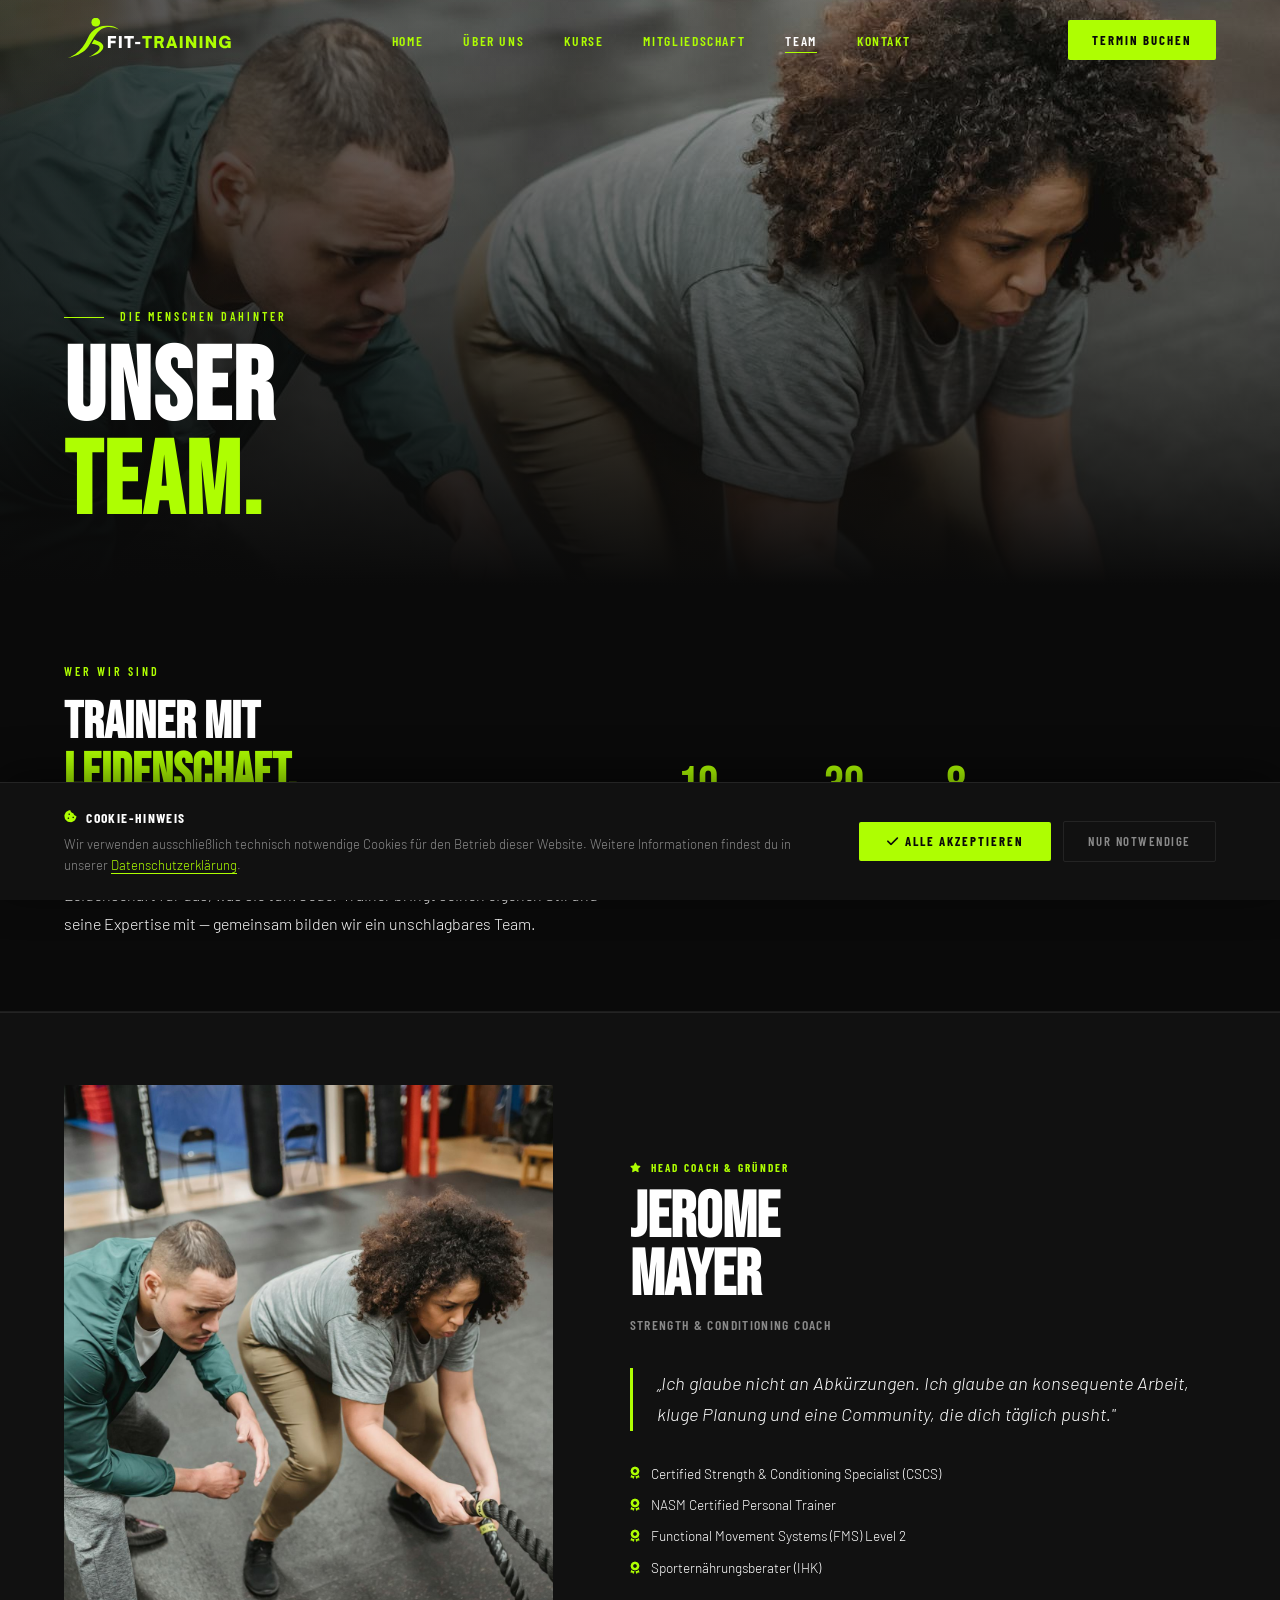
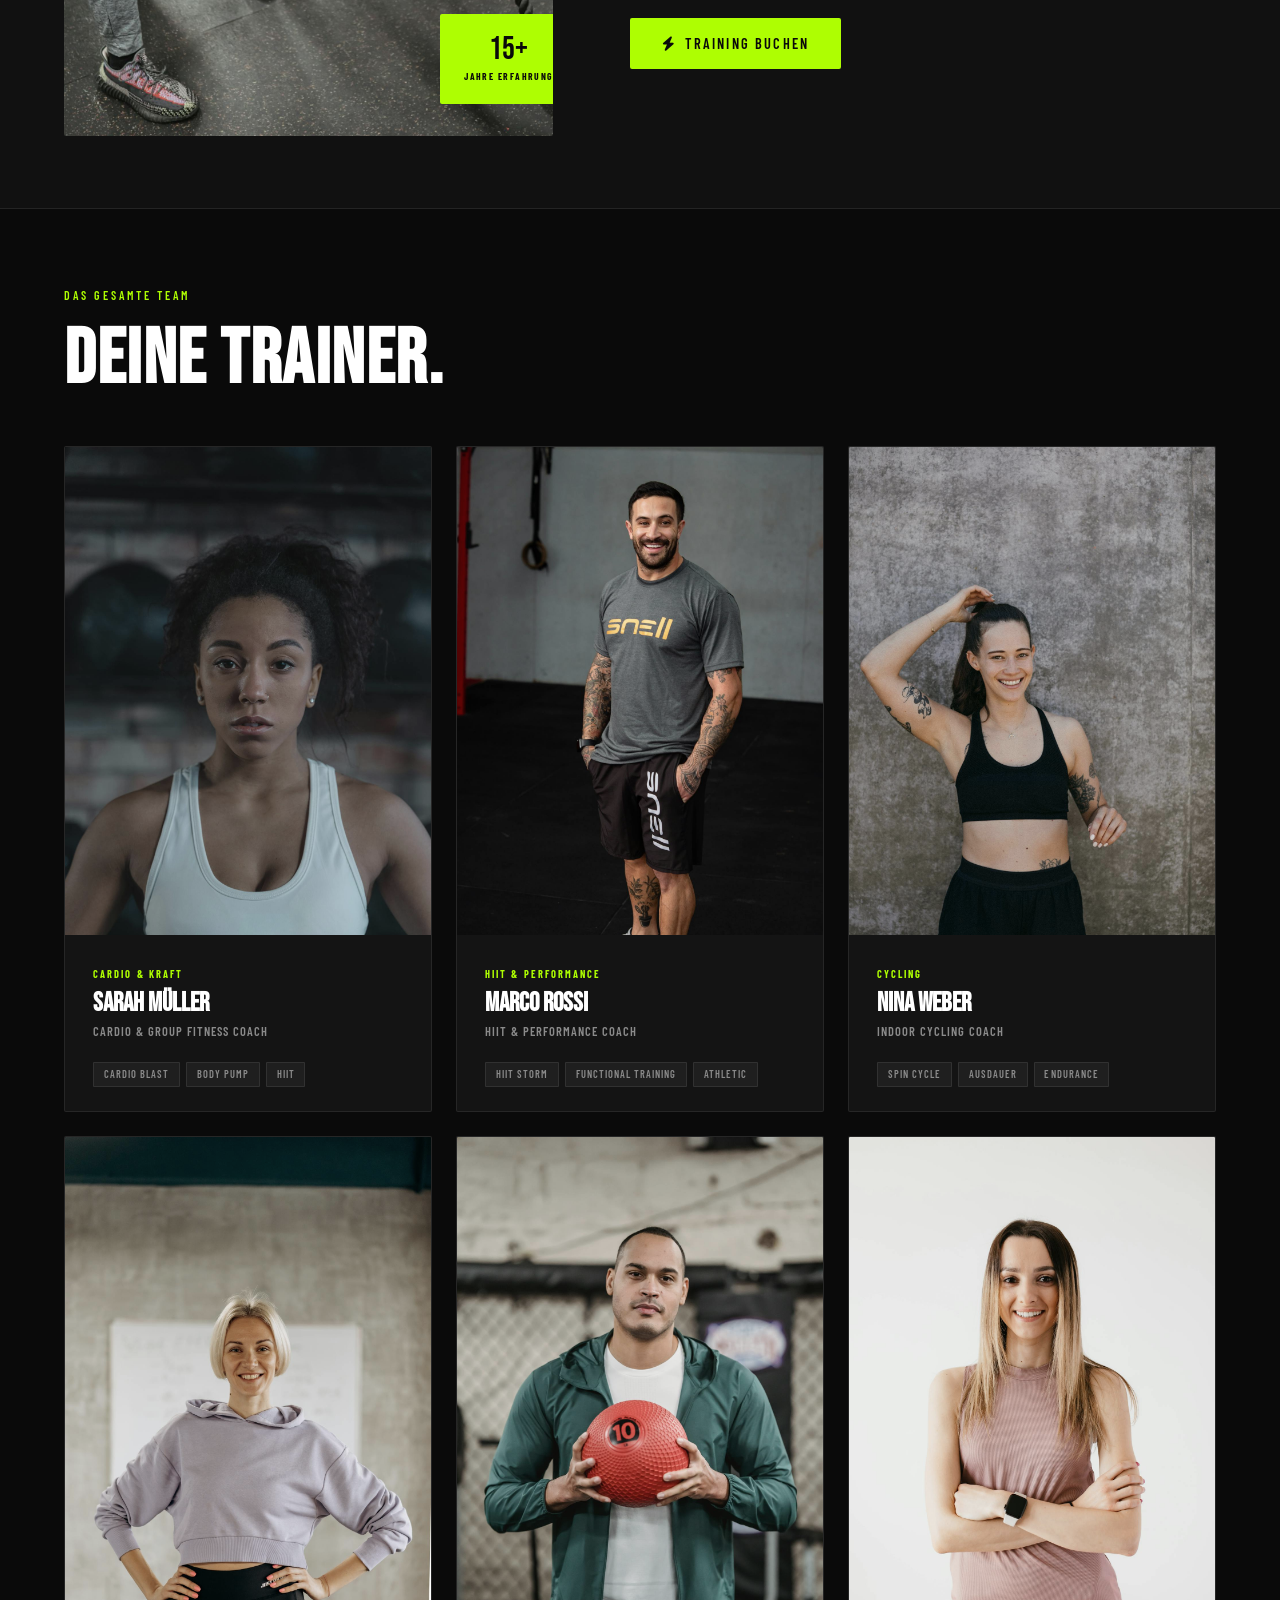
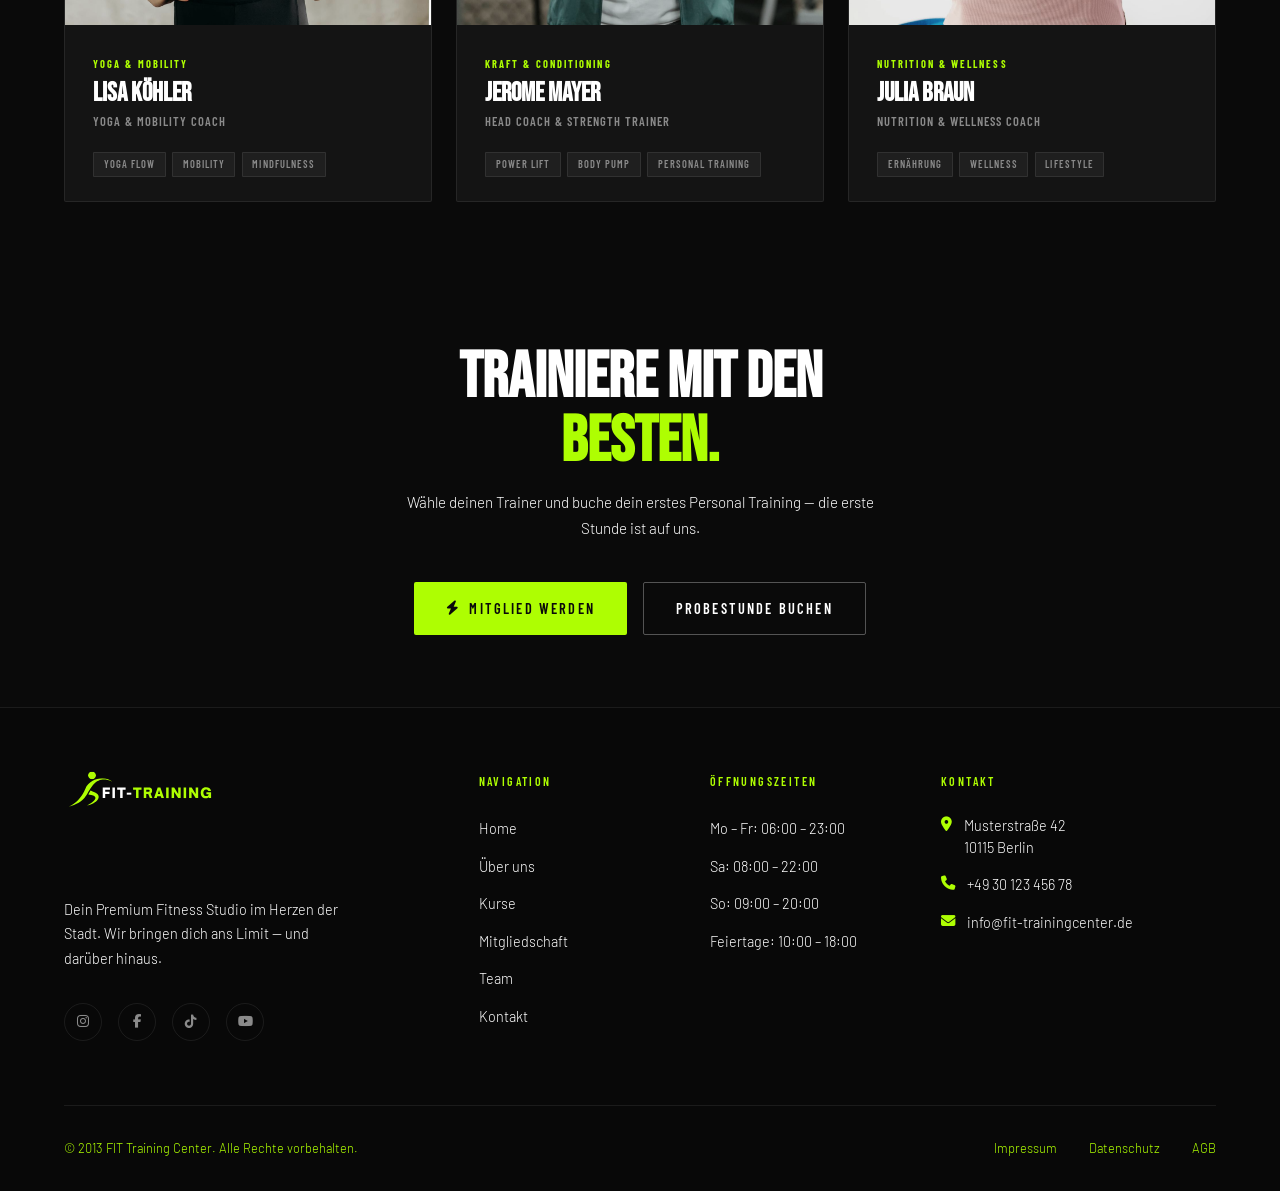
<file: team.html>
<!DOCTYPE html>
<html lang="de">
  <head>
    <meta charset="UTF-8" />
    <meta name="viewport" content="width=device-width, initial-scale=1.0" />
    <meta
      name="description"
      content="FIT Training Center – Unser Team. Zertifizierte Trainer mit Leidenschaft." />

    <!-- Favicon -->
    <link rel="icon" type="image/svg+xml" href="assets/favicon.svg" />
    <link rel="icon" type="image/x-icon" href="assets/favicon.ico" />
    <link rel="icon" type="image/png" sizes="96x96" href="favicon-96x96.png" />
    <link rel="apple-touch-icon" sizes="180x180" href="apple-touch-icon.png" />
    <meta name="apple-mobile-web-app-title" content="FIT Training Center" />
    <link rel="manifest" href="site.webmanifest" />

    <!-- Open Graph -->
    <meta property="og:type" content="website" />
    <meta property="og:site_name" content="FIT Training Center" />
    <meta
      property="og:title"
      content="FIT Training Center — Premium Fitness Studio" />
    <meta
      property="og:description"
      content="Dein Premium Fitness Studio in Berlin. Modernste Geräte, zertifizierte Trainer und über 35 Kurse pro Woche." />
    <meta property="og:image" content="assets/studio-one.jpg" />
    <meta property="og:locale" content="de_DE" />

    <title>FIT Training Center — Unser Team</title>

    <link rel="preconnect" href="https://fonts.googleapis.com" />
    <link rel="preconnect" href="https://fonts.gstatic.com" crossorigin />
    <link
      href="https://fonts.googleapis.com/css2?family=Bebas+Neue&family=Barlow:ital,wght@0,300;0,400;0,600;0,700;1,300&family=Barlow+Condensed:wght@400;600;700&display=swap"
      rel="stylesheet" />
    <link
      rel="stylesheet"
      href="https://cdnjs.cloudflare.com/ajax/libs/font-awesome/6.5.0/css/all.min.css" />
    <link rel="stylesheet" href="css/basic.css" />
    <link rel="stylesheet" href="css/team.css" />
    <link rel="stylesheet" href="css/index.css" />
  </head>
  <body>
    <div class="progress-bar"></div>

    <!-- ── NAVIGATION ──────────────────────────────────────── -->
    <nav class="navbar">
      <div class="container">
        <a href="index.html" class="nav-logo">
          <img src="assets/logo.svg" alt="FIT Training Center" loading="lazy" />
        </a>
        <ul class="nav-links">
          <li><a href="index.html">Home</a></li>
          <li><a href="about.html">Über uns</a></li>
          <li><a href="courses.html">Kurse</a></li>
          <li><a href="membership.html">Mitgliedschaft</a></li>
          <li><a href="team.html" class="active">Team</a></li>
          <li><a href="contact.html">Kontakt</a></li>
        </ul>
        <a href="booking.html" class="nav-cta">Termin buchen</a>
        <button class="nav-hamburger" aria-label="Menü öffnen">
          <span></span><span></span><span></span>
        </button>
      </div>
    </nav>

    <nav class="nav-mobile">
      <a href="index.html">Home</a>
      <a href="about.html">Über uns</a>
      <a href="courses.html">Kurse</a>
      <a href="membership.html">Mitgliedschaft</a>
      <a href="team.html">Team</a>
      <a href="contact.html">Kontakt</a>
      <a href="membership.html" class="nav-cta-mobile">Jetzt starten</a>
    </nav>

    <!-- ── PAGE HERO ────────────────────────────────────────── -->
    <section class="page-hero">
      <div class="page-hero-bg">
        <img
          src="assets/jerome-mayer-coaching.jpg"
          alt="Unser Team"
          data-parallax="0.3"
          loading="lazy" />
      </div>
      <div class="page-hero-content">
        <div class="container">
          <div class="page-hero-eyebrow">
            <span>Die Menschen dahinter</span>
          </div>
          <h1 class="page-hero-title">Unser<br /><em>Team.</em></h1>
        </div>
      </div>
    </section>

    <!-- ── TEAM INTRO ───────────────────────────────────────── -->
    <section class="team-intro">
      <div class="container">
        <div class="reveal-left">
          <span class="section-label">Wer wir sind</span>
          <h2 class="team-intro-title">
            Trainer mit<br /><em>Leidenschaft.</em>
          </h2>
          <p class="team-intro-text">
            Unser Team besteht aus zertifizierten Fitness- und
            Gesundheitsexperten, die nicht nur durch Fachwissen überzeugen,
            sondern vor allem durch echte Leidenschaft für das, was sie tun.
            Jeder Trainer bringt seinen eigenen Stil und seine Expertise mit —
            gemeinsam bilden wir ein unschlagbares Team.
          </p>
        </div>
        <div class="team-intro-stats reveal-right">
          <div class="team-intro-stat">
            <span class="num" data-count="12">0</span>
            <span class="lbl">Expert Trainer</span>
          </div>
          <div class="team-intro-stat">
            <span class="num" data-count="47">0</span>
            <span class="lbl">Zertifikate</span>
          </div>
          <div class="team-intro-stat">
            <span class="num" data-count="10">0</span>
            <span class="lbl">Jahre Ø Erfahrung</span>
          </div>
        </div>
      </div>
    </section>

    <!-- ── FEATURED TRAINER ─────────────────────────────────── -->
    <section class="featured-trainer">
      <div class="container">
        <div class="reveal-left">
          <div class="featured-img-wrap">
            <img
              src="assets/jerome-mayer-coaching.jpg"
              alt="Tom Schneider — Head Coach"
              loading="lazy" />
            <div class="featured-accent">
              <span class="big">15+</span>
              <span class="small">Jahre Erfahrung</span>
            </div>
          </div>
        </div>

        <div class="featured-content reveal-right">
          <span class="featured-label"
            ><i class="fas fa-star"></i> Head Coach & Gründer</span
          >
          <h2 class="featured-name">Jerome<br />Mayer</h2>
          <p class="featured-title">Strength & Conditioning Coach</p>
          <blockquote class="featured-quote">
            „Ich glaube nicht an Abkürzungen. Ich glaube an konsequente Arbeit,
            kluge Planung und eine Community, die dich täglich pusht."
          </blockquote>
          <ul class="featured-certs">
            <li class="featured-cert">
              <i class="fas fa-award"></i> Certified Strength & Conditioning
              Specialist (CSCS)
            </li>
            <li class="featured-cert">
              <i class="fas fa-award"></i> NASM Certified Personal Trainer
            </li>
            <li class="featured-cert">
              <i class="fas fa-award"></i> Functional Movement Systems (FMS)
              Level 2
            </li>
            <li class="featured-cert">
              <i class="fas fa-award"></i> Sporternährungsberater (IHK)
            </li>
          </ul>
          <a href="contact.html" class="btn btn-primary">
            <i class="fas fa-bolt"></i> Training buchen
          </a>
        </div>
      </div>
    </section>

    <!-- ── TRAINERS GRID ─────────────────────────────────────── -->
    <section class="trainers-section">
      <div class="container">
        <div class="trainers-section-header">
          <span class="section-label">Das gesamte Team</span>
          <h2 class="section-title">Deine Trainer.</h2>
        </div>

        <div class="trainers-grid">
          <!-- Sarah -->
          <div class="trainer-card reveal">
            <div class="trainer-img-wrap">
              <img src="assets/sarah-mueller.jpg" alt="Sarah Müller" />
              <div class="trainer-overlay" loading="lazy">
                <p class="trainer-bio">
                  Sarah ist die Energie-Queen des Studios. Mit ihrer
                  ansteckenden Begeisterung bringt sie jeden Kurs zum
                  Explodieren.
                </p>
                <div class="trainer-social">
                  <a href="#" aria-label="Instagram"
                    ><i class="fab fa-instagram"></i
                  ></a>
                  <a href="#" aria-label="LinkedIn"
                    ><i class="fab fa-linkedin-in"></i
                  ></a>
                </div>
              </div>
            </div>
            <div class="trainer-body">
              <span class="trainer-specialty">Cardio & Kraft</span>
              <h3 class="trainer-name">Sarah Müller</h3>
              <p class="trainer-role">Cardio & Group Fitness Coach</p>
              <div class="trainer-tags">
                <span class="trainer-tag">Cardio Blast</span>
                <span class="trainer-tag">Body Pump</span>
                <span class="trainer-tag">HIIT</span>
              </div>
            </div>
          </div>

          <!-- Marco -->
          <div class="trainer-card reveal">
            <div class="trainer-img-wrap">
              <img
                src="assets/marco-rossi.jpg"
                alt="Marco Rossi"
                loading="lazy" />
              <div class="trainer-overlay">
                <p class="trainer-bio">
                  Marco kommt aus dem Leistungssport und bringt diese Mentalität
                  in jeden Kurs. HIIT ist seine Leidenschaft — und er wird dich
                  an deine Grenzen bringen.
                </p>
                <div class="trainer-social">
                  <a href="#" aria-label="Instagram"
                    ><i class="fab fa-instagram"></i
                  ></a>
                  <a href="#" aria-label="YouTube"
                    ><i class="fab fa-youtube"></i
                  ></a>
                </div>
              </div>
            </div>
            <div class="trainer-body">
              <span class="trainer-specialty">HIIT & Performance</span>
              <h3 class="trainer-name">Marco Rossi</h3>
              <p class="trainer-role">HIIT & Performance Coach</p>
              <div class="trainer-tags">
                <span class="trainer-tag">HIIT Storm</span>
                <span class="trainer-tag">Functional Training</span>
                <span class="trainer-tag">Athletic</span>
              </div>
            </div>
          </div>

          <!-- Nina -->
          <div class="trainer-card reveal">
            <div class="trainer-img-wrap">
              <img
                src="assets/nina-weber.jpg"
                alt="Nina Weber"
                loading="lazy" />
              <div class="trainer-overlay">
                <p class="trainer-bio">
                  Nina lebt für das Bike. Als ehemalige Radsportlerin weiß sie
                  genau, wie man Ausdauer, Kraft und Rhythmus perfekt
                  kombiniert.
                </p>
                <div class="trainer-social">
                  <a href="#" aria-label="Instagram"
                    ><i class="fab fa-instagram"></i
                  ></a>
                  <a href="#" aria-label="Strava"
                    ><i class="fab fa-strava"></i
                  ></a>
                </div>
              </div>
            </div>
            <div class="trainer-body">
              <span class="trainer-specialty">Cycling</span>
              <h3 class="trainer-name">Nina Weber</h3>
              <p class="trainer-role">Indoor Cycling Coach</p>
              <div class="trainer-tags">
                <span class="trainer-tag">Spin Cycle</span>
                <span class="trainer-tag">Ausdauer</span>
                <span class="trainer-tag">Endurance</span>
              </div>
            </div>
          </div>

          <!-- Lisa -->
          <div class="trainer-card reveal">
            <div class="trainer-img-wrap">
              <img
                src="assets/lisa-keohler.jpg"
                alt="Lisa Köhler"
                loading="lazy" />
              <div class="trainer-overlay">
                <p class="trainer-bio">
                  Lisa verbindet Bewegung mit Achtsamkeit. Ihre Yoga-Klassen
                  sind ein Gegenpol zur Hochintensität — ruhig, tiefgründig und
                  transformativ.
                </p>
                <div class="trainer-social">
                  <a href="#" aria-label="Instagram"
                    ><i class="fab fa-instagram"></i
                  ></a>
                  <a href="#" aria-label="Facebook"
                    ><i class="fab fa-facebook-f"></i
                  ></a>
                </div>
              </div>
            </div>
            <div class="trainer-body">
              <span class="trainer-specialty">Yoga & Mobility</span>
              <h3 class="trainer-name">Lisa Köhler</h3>
              <p class="trainer-role">Yoga & Mobility Coach</p>
              <div class="trainer-tags">
                <span class="trainer-tag">Yoga Flow</span>
                <span class="trainer-tag">Mobility</span>
                <span class="trainer-tag">Mindfulness</span>
              </div>
            </div>
          </div>

          <!-- Jerome -->
          <div class="trainer-card reveal">
            <div class="trainer-img-wrap">
              <img
                src="assets/jerome-mayer.jpg"
                alt="Tom Schneider"
                loading="lazy" />
              <div class="trainer-overlay">
                <p class="trainer-bio">
                  Als Head Coach und Gründer setzt Tom die Standards. Power Lift
                  ist sein Kern — präzise Technik, maximale Progression.
                </p>
                <div class="trainer-social">
                  <a href="#" aria-label="Instagram"
                    ><i class="fab fa-instagram"></i
                  ></a>
                  <a href="#" aria-label="LinkedIn"
                    ><i class="fab fa-linkedin-in"></i
                  ></a>
                </div>
              </div>
            </div>
            <div class="trainer-body">
              <span class="trainer-specialty">Kraft & Conditioning</span>
              <h3 class="trainer-name">Jerome Mayer</h3>
              <p class="trainer-role">Head Coach & Strength Trainer</p>
              <div class="trainer-tags">
                <span class="trainer-tag">Power Lift</span>
                <span class="trainer-tag">Body Pump</span>
                <span class="trainer-tag">Personal Training</span>
              </div>
            </div>
          </div>

          <!-- Julia -->
          <div class="trainer-card reveal">
            <div class="trainer-img-wrap">
              <img src="assets/julia-brown.jpg" alt="Julia Braun" />
              <div class="trainer-overlay" loading="lazy">
                <p class="trainer-bio">
                  Julia ist unsere Ernährungs- und Lifestyle-Expertin. Sie
                  kombiniert Training mit ganzheitlichem Wohlbefinden für
                  nachhaltige Ergebnisse.
                </p>
                <div class="trainer-social">
                  <a href="#" aria-label="Instagram"
                    ><i class="fab fa-instagram"></i
                  ></a>
                  <a href="#" aria-label="TikTok"
                    ><i class="fab fa-tiktok"></i
                  ></a>
                </div>
              </div>
            </div>
            <div class="trainer-body">
              <span class="trainer-specialty">Nutrition & Wellness</span>
              <h3 class="trainer-name">Julia Braun</h3>
              <p class="trainer-role">Nutrition & Wellness Coach</p>
              <div class="trainer-tags">
                <span class="trainer-tag">Ernährung</span>
                <span class="trainer-tag">Wellness</span>
                <span class="trainer-tag">Lifestyle</span>
              </div>
            </div>
          </div>
        </div>
      </div>
    </section>

    <!-- ── JOIN CTA ───────────────────────────────────────────── -->
    <section class="team-cta">
      <div class="container">
        <h2>Trainiere mit den<br /><em>Besten.</em></h2>
        <p>
          Wähle deinen Trainer und buche dein erstes Personal Training — die
          erste Stunde ist auf uns.
        </p>
        <div class="team-cta-btns">
          <a href="membership.html" class="btn btn-primary">
            <i class="fas fa-bolt"></i> Mitglied werden
          </a>
          <a href="contact.html" class="btn btn-outline">
            Probestunde buchen
          </a>
        </div>
      </div>
    </section>

    <!-- ── FOOTER ───────────────────────────────────────────── -->
    <footer class="footer">
      <div class="container">
        <div class="footer-grid">
          <div class="footer-brand">
            <img
              src="assets/logo.svg"
              alt="FIT Training Center"
              loading="lazy" />
            <p>
              Dein Premium Fitness Studio im Herzen der Stadt. Wir bringen dich
              ans Limit — und darüber hinaus.
            </p>
            <div class="footer-social">
              <a href="#" aria-label="Instagram"
                ><i class="fab fa-instagram"></i
              ></a>
              <a href="#" aria-label="Facebook"
                ><i class="fab fa-facebook-f"></i
              ></a>
              <a href="#" aria-label="TikTok"><i class="fab fa-tiktok"></i></a>
              <a href="#" aria-label="YouTube"
                ><i class="fab fa-youtube"></i
              ></a>
            </div>
          </div>
          <div class="footer-col">
            <h4>Navigation</h4>
            <ul>
              <li><a href="index.html">Home</a></li>
              <li><a href="about.html">Über uns</a></li>
              <li><a href="courses.html">Kurse</a></li>
              <li><a href="membership.html">Mitgliedschaft</a></li>
              <li><a href="team.html">Team</a></li>
              <li><a href="contact.html">Kontakt</a></li>
            </ul>
          </div>
          <div class="footer-col">
            <h4>Öffnungszeiten</h4>
            <ul>
              <li><a>Mo – Fr: 06:00 – 23:00</a></li>
              <li><a>Sa: 08:00 – 22:00</a></li>
              <li><a>So: 09:00 – 20:00</a></li>
              <li><a>Feiertage: 10:00 – 18:00</a></li>
            </ul>
          </div>
          <div class="footer-col">
            <h4>Kontakt</h4>
            <div class="footer-contact-item">
              <i class="fas fa-location-dot icon"></i>
              <span>Musterstraße 42<br />10115 Berlin</span>
            </div>
            <div class="footer-contact-item">
              <i class="fas fa-phone icon"></i>
              <span>+49 30 123 456 78</span>
            </div>
            <div class="footer-contact-item">
              <i class="fas fa-envelope icon"></i>
              <span>info@fit-trainingcenter.de</span>
            </div>
          </div>
        </div>
        <div class="footer-bottom">
          <p>© 2013 FIT Training Center. Alle Rechte vorbehalten.</p>
          <div class="footer-bottom-links">
            <a href="impressum.html">Impressum</a>
            <a href="datenschutz.html">Datenschutz</a>
            <a href="agb.html">AGB</a>
          </div>
        </div>
      </div>
    </footer>

    <!-- ── COOKIE BANNER ───────────────────────────────────────── -->
    <div class="cookie-banner" id="cookieBanner">
      <div class="container">
        <div class="cookie-banner-inner">
          <div class="cookie-banner-text">
            <h4><i class="fas fa-cookie-bite"></i> Cookie-Hinweis</h4>
            <p>
              Wir verwenden ausschließlich technisch notwendige Cookies für den
              Betrieb dieser Website. Weitere Informationen findest du in
              unserer
              <a href="datenschutz.html">Datenschutzerklärung</a>.
            </p>
          </div>
          <div class="cookie-banner-actions">
            <button class="cookie-btn-accept" id="cookieAccept">
              <i class="fas fa-check"></i> Alle akzeptieren
            </button>
            <button class="cookie-btn-necessary" id="cookieNecessary">
              Nur notwendige
            </button>
          </div>
        </div>
      </div>
    </div>

    <script src="js/main.js"></script>
  </body>
</html>
</file>
<file: css/basic.css>
/* ============================================================
   FIT TRAINING CENTER — basic.css
   Global Design System: Variables · Reset · Nav · Footer
   ============================================================ */

/* ── Google Fonts ─────────────────────────────────────────── */
@import url("https://fonts.googleapis.com/css2?family=Bebas+Neue&family=Barlow:ital,wght@0,300;0,400;0,600;0,700;1,300&family=Barlow+Condensed:wght@400;600;700&display=swap");

/* ── CSS Variables ────────────────────────────────────────── */
:root {
  /* Colors */
  --clr-bg: #0a0a0a;
  --clr-bg-card: #141414;
  --clr-bg-section: #111111;
  --clr-accent: #aefe02;
  --clr-accent-dim: #8fd000;
  --clr-red: #ff5757;
  --clr-white: #ffffff;
  --clr-text-muted: #8a8a8a;
  --clr-border: rgba(255, 255, 255, 0.08);

  /* Typography */
  --font-display: "Bebas Neue", sans-serif;
  --font-body: "Barlow", sans-serif;
  --font-condensed: "Barlow Condensed", sans-serif;

  /* Spacing */
  --space-xs: 0.5rem;
  --space-sm: 1rem;
  --space-md: 2rem;
  --space-lg: 4rem;
  --space-xl: 8rem;

  /* Layout */
  --max-width: 1440px;
  --nav-height: 80px;

  /* Transitions */
  --transition: all 0.3s cubic-bezier(0.4, 0, 0.2, 1);
  --transition-slow: all 0.6s cubic-bezier(0.4, 0, 0.2, 1);
}

/* ── Reset ────────────────────────────────────────────────── */
*,
*::before,
*::after {
  margin: 0;
  padding: 0;
  box-sizing: border-box;
}

html {
  font-size: 16px;
  scroll-behavior: smooth;
  -webkit-font-smoothing: antialiased;
  -moz-osx-font-smoothing: grayscale;
  overflow-x: hidden;
  overflow-y: auto;
}

body {
  background-color: var(--clr-bg);
  color: var(--clr-white);
  font-family: var(--font-body);
  font-weight: 300;
  line-height: 1.6;
  overflow-x: hidden;
}

img {
  display: block;
  max-width: 100%;
  height: auto;
}

a {
  color: var(--clr-white);
  text-decoration: none;
}

ul,
ol {
  list-style: none;
}

button {
  cursor: pointer;
  border: none;
  background: none;
  font-family: inherit;
}

/* ── Utility Classes ──────────────────────────────────────── */
.container {
  width: 100%;
  max-width: var(--max-width);
  margin: 0 auto;
  padding: 0 clamp(1.5rem, 5vw, 4rem);
}

.accent {
  color: var(--clr-accent);
}
.red {
  color: var(--clr-red);
}
.muted {
  color: var(--clr-text-muted);
}

.section-label {
  display: inline-block;
  font-family: var(--font-condensed);
  font-size: 0.75rem;
  font-weight: 600;
  letter-spacing: 0.25em;
  text-transform: uppercase;
  color: var(--clr-accent);
  margin-bottom: var(--space-sm);
}

.section-title {
  font-family: var(--font-display);
  font-size: clamp(2.5rem, 6vw, 5rem);
  line-height: 1;
  letter-spacing: 0.02em;
  text-transform: uppercase;
}

.btn {
  display: inline-flex;
  align-items: center;
  gap: 0.5rem;
  padding: 0.875rem 2rem;
  font-family: var(--font-condensed);
  font-size: 0.9rem;
  font-weight: 600;
  letter-spacing: 0.15em;
  text-transform: uppercase;
  border-radius: 2px;
  transition: var(--transition);
  position: relative;
  overflow: hidden;
}

.btn-primary {
  background: var(--clr-accent);
  color: var(--clr-bg);
}

.btn-primary:hover {
  background: var(--clr-accent-dim);
  transform: translateY(-2px);
  box-shadow: 0 8px 30px rgba(174, 254, 2, 0.3);
}

.btn-outline {
  background: transparent;
  color: var(--clr-white);
  border: 1px solid rgba(255, 255, 255, 0.3);
}

.btn-outline:hover {
  border-color: var(--clr-accent);
  color: var(--clr-accent);
  transform: translateY(-2px);
}

/* ── NAVIGATION ───────────────────────────────────────────── */
.navbar {
  position: fixed;
  top: 0;
  left: 0;
  right: 0;
  z-index: 1000;
  height: var(--nav-height);
  display: flex;
  align-items: center;
  transition: var(--transition);
}

.navbar::before {
  content: "";
  position: absolute;
  inset: 0;
  background: transparent;
  transition: var(--transition);
  backdrop-filter: blur(0px);
}

.navbar.scrolled::before {
  background: rgba(10, 10, 10, 0.95);
  backdrop-filter: blur(20px);
  border-bottom: 1px solid var(--clr-border);
}

.navbar .container {
  display: flex;
  align-items: center;
  justify-content: space-between;
  position: relative;
  z-index: 1;
}

/* Logo */
.nav-logo {
  display: flex;
  align-items: center;
  gap: 0.75rem;
  text-decoration: none;
  flex-shrink: 0;
}

.nav-logo img {
  height: 170px;
  width: auto;
}

/* Nav Links */
.nav-links {
  display: flex;
  align-items: center;
  gap: 2.5rem;
}

.nav-links a {
  font-family: var(--font-condensed);
  font-size: 0.85rem;
  font-weight: 600;
  letter-spacing: 0.12em;
  text-transform: uppercase;
  color: #aefe02;
  transition: var(--transition);
  position: relative;
}

.nav-links a::after {
  content: "";
  position: absolute;
  bottom: -4px;
  left: 0;
  width: 0;
  height: 1px;
  background: var(--clr-accent);
  transition: var(--transition);
}

.nav-links a:hover,
.nav-links a.active {
  color: var(--clr-white);
}

.nav-links a:hover::after,
.nav-links a.active::after {
  width: 100%;
}

/* Nav CTA */
.nav-cta {
  padding: 0.6rem 1.5rem;
  font-family: var(--font-condensed);
  font-size: 0.8rem;
  font-weight: 700;
  letter-spacing: 0.15em;
  text-transform: uppercase;
  background: var(--clr-accent);
  color: var(--clr-bg);
  border-radius: 2px;
  transition: var(--transition);
  flex-shrink: 0;
}

.nav-cta:hover {
  background: var(--clr-accent-dim);
  box-shadow: 0 4px 20px rgba(174, 254, 2, 0.35);
  transform: translateY(-1px);
}

/* Hamburger */
.nav-hamburger {
  display: none;
  flex-direction: column;
  gap: 5px;
  padding: 4px;
  cursor: pointer;
  z-index: 1001;
}

.nav-hamburger span {
  display: block;
  width: 24px;
  height: 2px;
  background: var(--clr-accent);
  transition: var(--transition);
  transform-origin: center;
}

.nav-hamburger.open span:nth-child(1) {
  transform: translateY(7px) rotate(45deg);
}
.nav-hamburger.open span:nth-child(2) {
  opacity: 0;
  transform: scaleX(0);
}
.nav-hamburger.open span:nth-child(3) {
  transform: translateY(-7px) rotate(-45deg);
}

/* Mobile Menu */
.nav-mobile {
  display: none;
  position: fixed;
  inset: 0;
  background: var(--clr-bg);
  z-index: 999;
  flex-direction: column;
  align-items: center;
  justify-content: center;
  gap: 2.5rem;
  opacity: 0;
  pointer-events: none;
  transition: opacity 0.4s ease;
}

.nav-mobile.open {
  opacity: 1;
  pointer-events: all;
}

.nav-mobile a {
  font-family: var(--font-display);
  font-size: clamp(2rem, 8vw, 3.5rem);
  letter-spacing: 0.05em;
  text-transform: uppercase;
  color: var(--clr-white);
  transition: var(--transition);
}

.nav-mobile a:hover {
  color: var(--clr-accent);
}

.nav-mobile .nav-cta-mobile {
  margin-top: 1rem;
  padding: 1rem 2.5rem;
  font-family: var(--font-condensed);
  font-size: 1rem;
  font-weight: 700;
  letter-spacing: 0.2em;
  text-transform: uppercase;
  background: var(--clr-accent);
  color: var(--clr-bg);
  border-radius: 2px;
}

/* ── FOOTER ───────────────────────────────────────────────── */
.footer {
  background: #080808;
  border-top: 1px solid var(--clr-border);
  padding: var(--space-lg) 0 var(--space-md);
}

.footer-grid {
  display: grid;
  grid-template-columns: 2fr 1fr 1fr 1.5fr;
  gap: 3rem;
  padding-bottom: var(--space-lg);
  border-bottom: 1px solid var(--clr-border);
}

.footer-brand {
  margin-top: -3.5rem;
}

.footer-brand img {
  height: 150px;
  width: auto;
  margin-bottom: var(--space-md);
}

.footer-brand p {
  font-size: 0.9rem;
  color: var(--clr-white);
  line-height: 1.7;
  max-width: 280px;
}

.footer-social {
  display: flex;
  gap: 1rem;
  margin-top: var(--space-md);
}

.footer-social a {
  width: 38px;
  height: 38px;
  border: 1px solid var(--clr-border);
  border-radius: 50%;
  display: flex;
  align-items: center;
  justify-content: center;
  color: var(--clr-text-muted);
  font-size: 0.85rem;
  transition: var(--transition);
}

.footer-social a:hover {
  border-color: var(--clr-accent);
  color: var(--clr-accent);
  transform: translateY(-2px);
}

.footer-col h4 {
  font-family: var(--font-condensed);
  font-size: 0.75rem;
  font-weight: 600;
  letter-spacing: 0.2em;
  text-transform: uppercase;
  color: var(--clr-accent);
  margin-bottom: 1.5rem;
}

.footer-col ul {
  display: flex;
  flex-direction: column;
  gap: 0.75rem;
}

.footer-col ul li a {
  font-size: 0.9rem;
  color: var(--clr-white);
  transition: var(--transition);
}

.footer-col ul li a:hover {
  color: var(--clr-accent);
  padding-left: 4px;
}

.footer-contact-item {
  display: flex;
  align-items: flex-start;
  gap: 0.75rem;
  margin-bottom: 1rem;
}

.footer-contact-item .icon {
  color: var(--clr-accent);
  font-size: 0.9rem;
  margin-top: 2px;
  flex-shrink: 0;
}

.footer-contact-item span {
  font-size: 0.9rem;
  color: var(--clr-white);
  line-height: 1.5;
}

.footer-bottom {
  display: flex;
  align-items: center;
  justify-content: space-between;
  padding-top: var(--space-md);
  flex-wrap: wrap;
  gap: 1rem;
}

.footer-bottom p {
  font-size: 0.8rem;
  color: var(--clr-accent);
}

.footer-bottom-links {
  display: flex;
  gap: 2rem;
}

.footer-bottom-links a {
  font-size: 0.8rem;
  color: var(--clr-accent);
  transition: var(--transition);
}

.footer-bottom-links a:hover {
  color: var(--clr-accent);
}

/* ── Scroll Progress Bar ──────────────────────────────────── */
.progress-bar {
  position: fixed;
  top: 0;
  left: 0;
  height: 2px;
  background: var(--clr-accent);
  z-index: 9999;
  width: 0%;
  transition: width 0.1s linear;
}

/* ── Page Transition Overlay ──────────────────────────────── */
.page-overlay {
  position: fixed;
  inset: 0;
  background: var(--clr-bg);
  z-index: 9998;
  transform: translateY(100%);
  transition: transform 0.5s cubic-bezier(0.76, 0, 0.24, 1);
  pointer-events: none;
}

/* ── Reveal Animations ────────────────────────────────────── */
.reveal {
  opacity: 0;
  transform: translateY(40px);
  transition: opacity 0.7s ease, transform 0.7s ease;
}

.reveal.visible {
  opacity: 1;
  transform: translateY(0);
}

.reveal-left {
  opacity: 0;
  transform: translateX(-40px);
  transition: opacity 0.7s ease, transform 0.7s ease;
}

.reveal-left.visible {
  opacity: 1;
  transform: translateX(0);
}

.reveal-right {
  opacity: 0;
  transform: translateX(40px);
  transition: opacity 0.7s ease, transform 0.7s ease;
}

.reveal-right.visible {
  opacity: 1;
  transform: translateX(0);
}

/* ── Responsive Navigation ────────────────────────────────── */

/* Tablet */
@media (max-width: 1024px) {
  .nav-links {
    gap: 1.75rem;
  }
}

/* Mobile */
@media (max-width: 768px) {
  :root {
    --nav-height: 64px;
  }

  .nav-links,
  .nav-cta {
    display: none;
  }

  .nav-hamburger {
    display: flex;
  }

  .nav-mobile {
    display: flex;
  }

  /* Footer Mobile */
  .footer-grid {
    grid-template-columns: 1fr 1fr;
    gap: 2rem;
  }

  .footer-brand {
    grid-column: 1 / -1;
  }

  .footer-bottom {
    flex-direction: column;
    align-items: flex-start;
    gap: 0.75rem;
  }
}

@media (max-width: 480px) {
  .footer-grid {
    grid-template-columns: 1fr;
  }
}

/* ── iPhone 17 Pro Max (430px) ────────────────────────────── */
@media (max-width: 430px) {
  :root {
    --nav-height: 60px;
  }

  .nav-logo img {
    height: 120px;
  }

  /* Footer kompakter */
  .footer-grid {
    grid-template-columns: 1fr;
    gap: 1.5rem;
  }

  .footer-brand p {
    font-size: 0.85rem;
  }

  .footer-col h4 {
    margin-bottom: 1rem;
  }

  .footer-col ul {
    gap: 0.5rem;
  }

  .footer-bottom {
    gap: 0.5rem;
  }

  .footer-bottom-links {
    gap: 1.25rem;
  }

  /* Buttons vollbreite auf kleinstem Smartphone */
  .btn {
    width: 100%;
    justify-content: center;
  }

  /* Section Label kleiner */
  .section-label {
    font-size: 0.7rem;
  }

  /* Mobile Nav Links etwas kleiner */
  .nav-mobile a {
    font-size: clamp(1.8rem, 9vw, 2.5rem);
  }

  .nav-mobile {
    gap: 1.75rem;
  }
}

/* ── iPad spezifisch (768px – 1024px) ────────────────────── */
@media (min-width: 768px) and (max-width: 1024px) {
  :root {
    --nav-height: 72px;
  }

  .nav-logo img {
    height: 160px;
  }

  /* Nav Links auf Tablet sichtbar aber kompakter */
  .nav-links {
    display: flex;
    gap: 1.25rem;
  }

  .nav-links a {
    font-size: 0.78rem;
  }

  .nav-cta {
    display: inline-flex;
    padding: 0.5rem 1.1rem;
    font-size: 0.75rem;
  }

  .nav-hamburger {
    display: none;
  }

  /* Footer 2-spaltig auf iPad */
  .footer-grid {
    grid-template-columns: 1fr 1fr;
    gap: 2.5rem;
  }

  .footer-brand {
    grid-column: 1 / -1;
  }
}

/* ── Large Screens (1440p+) ───────────────────────────────── */
@media (min-width: 1920px) {
  :root {
    --nav-height: 90px;
  }

  .nav-logo img {
    height: 58px;
  }

  .nav-links {
    gap: 3rem;
  }

  .nav-links a {
    font-size: 0.95rem;
  }
}

/* ── 2K / 1440p (2560px) ──────────────────────────────────── */
@media (min-width: 2560px) {
  html {
    font-size: 18px;
  }

  :root {
    --max-width: 2000px;
    --nav-height: 100px;
  }

  .nav-logo img {
    height: 64px;
  }

  .nav-links {
    gap: 3.5rem;
  }

  .nav-links a {
    font-size: 1rem;
  }

  .nav-cta {
    padding: 0.75rem 2rem;
    font-size: 0.9rem;
  }

  .footer-brand p {
    font-size: 1rem;
    max-width: 360px;
  }
}

/* ── 4K / 45-Zoll (3840px) ───────────────────────────────── */
@media (min-width: 3840px) {
  html {
    font-size: 24px;
  }

  :root {
    --max-width: 3000px;
    --nav-height: 120px;
    --space-xl: 12rem;
  }

  .nav-logo img {
    height: 80px;
  }

  .nav-links {
    gap: 5rem;
  }

  .nav-links a {
    font-size: 1.1rem;
    letter-spacing: 0.15em;
  }

  .nav-cta {
    padding: 0.9rem 2.5rem;
    font-size: 1rem;
  }

  .section-label {
    font-size: 0.9rem;
    letter-spacing: 0.3em;
  }

  .btn {
    padding: 1.1rem 2.5rem;
    font-size: 1rem;
  }

  .footer-grid {
    gap: 5rem;
  }

  .footer-brand img {
    height: 80px;
  }

  .footer-brand p {
    font-size: 1.1rem;
    max-width: 480px;
  }

  .footer-col h4 {
    font-size: 0.9rem;
    margin-bottom: 2rem;
  }

  .footer-col ul li a {
    font-size: 1.1rem;
  }

  .footer-contact-item span {
    font-size: 1.1rem;
  }

  .footer-bottom p,
  .footer-bottom-links a {
    font-size: 1rem;
  }
}

/* ── COOKIE BANNER ────────────────────────────────────────── */
.cookie-banner {
  position: fixed;
  bottom: 0;
  left: 0;
  right: 0;
  z-index: 9990;
  background: #111111;
  border-top: 1px solid var(--clr-border);
  padding: 1.5rem 0;
  transform: translateY(100%);
  transition: transform 0.5s cubic-bezier(0.4, 0, 0.2, 1);
  box-shadow: 0 -8px 40px rgba(0, 0, 0, 0.5);
}

.cookie-banner.visible {
  transform: translateY(0);
}

.cookie-banner-inner {
  display: flex;
  align-items: center;
  gap: 2rem;
  flex-wrap: wrap;
}

.cookie-banner-text {
  flex: 1;
  min-width: 260px;
}

.cookie-banner-text h4 {
  font-family: var(--font-condensed);
  font-size: 0.85rem;
  font-weight: 700;
  letter-spacing: 0.1em;
  text-transform: uppercase;
  color: var(--clr-white);
  margin-bottom: 0.35rem;
  display: flex;
  align-items: center;
  gap: 0.5rem;
}

.cookie-banner-text h4 i {
  color: var(--clr-accent);
  font-size: 0.8rem;
}

.cookie-banner-text p {
  font-size: 0.82rem;
  color: var(--clr-text-muted);
  line-height: 1.6;
}

.cookie-banner-text p a {
  color: var(--clr-accent);
  text-decoration: underline;
  text-underline-offset: 3px;
  transition: var(--transition);
}

.cookie-banner-text p a:hover {
  color: var(--clr-accent-dim);
}

.cookie-banner-actions {
  display: flex;
  align-items: center;
  gap: 0.75rem;
  flex-shrink: 0;
  flex-wrap: wrap;
}

.cookie-btn-accept {
  padding: 0.7rem 1.75rem;
  font-family: var(--font-condensed);
  font-size: 0.8rem;
  font-weight: 700;
  letter-spacing: 0.15em;
  text-transform: uppercase;
  background: var(--clr-accent);
  color: var(--clr-bg);
  border: none;
  border-radius: 2px;
  cursor: pointer;
  transition: var(--transition);
  white-space: nowrap;
}

.cookie-btn-accept:hover {
  background: var(--clr-accent-dim);
  transform: translateY(-1px);
  box-shadow: 0 4px 20px rgba(174, 254, 2, 0.3);
}

.cookie-btn-necessary {
  padding: 0.7rem 1.5rem;
  font-family: var(--font-condensed);
  font-size: 0.8rem;
  font-weight: 600;
  letter-spacing: 0.12em;
  text-transform: uppercase;
  background: transparent;
  color: var(--clr-text-muted);
  border: 1px solid var(--clr-border);
  border-radius: 2px;
  cursor: pointer;
  transition: var(--transition);
  white-space: nowrap;
}

.cookie-btn-necessary:hover {
  color: var(--clr-white);
  border-color: rgba(255, 255, 255, 0.3);
}

/* Responsive */
@media (max-width: 768px) {
  .cookie-banner-inner {
    flex-direction: column;
    align-items: flex-start;
    gap: 1.25rem;
  }

  .cookie-banner-actions {
    width: 100%;
  }

  .cookie-btn-accept,
  .cookie-btn-necessary {
    flex: 1;
    text-align: center;
    justify-content: center;
  }
}

@media (max-width: 430px) {
  .cookie-banner-actions {
    flex-direction: column;
  }

  .cookie-btn-accept,
  .cookie-btn-necessary {
    width: 100%;
  }
}
</file>
<file: css/index.css>
/* ── HERO ─────────────────────────────────────────────── */
.hero {
  position: relative;
  height: 100svh;
  min-height: 600px;
  display: flex;
  align-items: flex-end;
  overflow: hidden;
}

.hero-bg {
  position: absolute;
  inset: 0;
  z-index: 0;
}

.hero-bg img {
  width: 100%;
  height: 100%;
  object-fit: cover;
  object-position: center 30%;
  transform-origin: center;
}

.hero-bg::after {
  content: "";
  position: absolute;
  inset: 0;
  background: linear-gradient(
      to top,
      rgba(10, 10, 10, 1) 0%,
      rgba(10, 10, 10, 0.5) 40%,
      rgba(10, 10, 10, 0.1) 100%
    ),
    linear-gradient(to right, rgba(10, 10, 10, 0.6) 0%, transparent 60%);
}

.hero-content {
  position: relative;
  z-index: 1;
  width: 100%;
  padding-bottom: clamp(3rem, 8vh, 6rem);
}

.hero-content .container {
  display: grid;
  grid-template-columns: 1fr 1fr;
  align-items: flex-end;
  gap: 2rem;
}

.hero-tag {
  display: inline-flex;
  align-items: center;
  gap: 0.5rem;
  font-family: var(--font-condensed);
  font-size: 0.75rem;
  font-weight: 600;
  letter-spacing: 0.25em;
  text-transform: uppercase;
  color: var(--clr-accent);
  margin-bottom: 1.5rem;
}

.hero-tag::before {
  content: "";
  display: block;
  width: 30px;
  height: 1px;
  background: var(--clr-accent);
}

.hero-title {
  font-family: var(--font-display);
  font-size: clamp(4rem, 10vw, 9rem);
  line-height: 0.92;
  letter-spacing: 0.02em;
  text-transform: uppercase;
  margin-bottom: 2rem;
}

.hero-title span {
  display: block;
  color: var(--clr-accent);
  -webkit-text-stroke: 0px;
}

.hero-title .outline {
  color: transparent;
  -webkit-text-stroke: 1px rgba(255, 255, 255, 0.4);
}

.hero-actions {
  display: flex;
  align-items: center;
  gap: 1.5rem;
  flex-wrap: wrap;
}

.hero-right {
  display: flex;
  flex-direction: column;
  align-items: flex-end;
  gap: 2rem;
}

.hero-stats {
  display: flex;
  gap: 2.5rem;
}

.hero-stat {
  text-align: right;
}

.hero-stat .number {
  font-family: var(--font-display);
  font-size: clamp(2.5rem, 4vw, 3.5rem);
  line-height: 1;
  color: var(--clr-white);
}

.hero-stat .number span {
  color: var(--clr-accent);
}

.hero-stat .label {
  font-family: var(--font-condensed);
  font-size: 0.7rem;
  font-weight: 600;
  letter-spacing: 0.2em;
  text-transform: uppercase;
  color: var(--clr-text-muted);
  margin-top: 0.25rem;
}

.hero-scroll {
  display: flex;
  align-items: center;
  gap: 0.75rem;
  font-family: var(--font-condensed);
  font-size: 0.7rem;
  font-weight: 600;
  letter-spacing: 0.2em;
  text-transform: uppercase;
  color: var(--clr-text-muted);
  writing-mode: vertical-rl;
  text-orientation: mixed;
  position: absolute;
  right: clamp(1.5rem, 3vw, 3rem);
  bottom: clamp(3rem, 8vh, 6rem);
  z-index: 2;
}

.hero-scroll::after {
  content: "";
  display: block;
  width: 1px;
  height: 60px;
  background: linear-gradient(to bottom, var(--clr-accent), transparent);
  animation: scrollLine 2s ease-in-out infinite;
}

@keyframes scrollLine {
  0%,
  100% {
    opacity: 1;
    transform: scaleY(1);
    transform-origin: top;
  }
  50% {
    opacity: 0.4;
  }
}

/* ── MARQUEE STRIP ────────────────────────────────────── */
.marquee-strip {
  background: var(--clr-accent);
  padding: 0.75rem 0;
  overflow: hidden;
  white-space: nowrap;
}

.marquee-track {
  display: inline-flex;
  animation: marquee 20s linear infinite;
}

.marquee-track span {
  font-family: var(--font-display);
  font-size: 1rem;
  letter-spacing: 0.1em;
  text-transform: uppercase;
  color: var(--clr-bg);
  padding: 0 2rem;
}

.marquee-track .dot {
  color: rgba(0, 0, 0, 0.4);
  padding: 0;
}

@keyframes marquee {
  from {
    transform: translateX(0);
  }
  to {
    transform: translateX(-50%);
  }
}

/* ── INTRO SECTION ────────────────────────────────────── */
.intro {
  padding: clamp(4rem, 10vh, 8rem) 0;
}

.intro .container {
  display: grid;
  grid-template-columns: 1fr 1fr;
  gap: clamp(3rem, 6vw, 8rem);
  align-items: center;
}

.intro-title {
  font-family: var(--font-display);
  font-size: clamp(2.5rem, 5vw, 4.5rem);
  line-height: 1;
  text-transform: uppercase;
  margin-bottom: 2rem;
}

.intro-title em {
  font-style: normal;
  color: var(--clr-accent);
}

.intro-text {
  font-size: clamp(0.95rem, 1.5vw, 1.05rem);
  color: var(--clr-white);
  line-height: 1.8;
  margin-bottom: 2.5rem;
  max-width: 480px;
}

.intro-right {
  position: relative;
}

.intro-img-wrap {
  position: relative;
  aspect-ratio: 4/5;
  overflow: hidden;
  border-radius: 2px;
}

.intro-img-wrap img {
  width: 100%;
  height: 100%;
  object-fit: cover;
  transition: transform 0.8s ease;
}

.intro-img-wrap:hover img {
  transform: scale(1.04);
}

.intro-badge {
  position: absolute;
  bottom: -1.5rem;
  left: -1.5rem;
  background: var(--clr-accent);
  color: var(--clr-bg);
  padding: 1.5rem;
  border-radius: 2px;
  text-align: center;
  min-width: 120px;
}

.intro-badge .num {
  font-family: var(--font-display);
  font-size: 2.5rem;
  line-height: 1;
  display: block;
}

.intro-badge .txt {
  font-family: var(--font-condensed);
  font-size: 0.65rem;
  font-weight: 700;
  letter-spacing: 0.15em;
  text-transform: uppercase;
  margin-top: 0.25rem;
  display: block;
}

/* ── FEATURES STRIP ───────────────────────────────────── */
.features {
  padding: clamp(3rem, 6vh, 5rem) 0;
  background: var(--clr-bg-section);
  border-top: 1px solid var(--clr-border);
  border-bottom: 1px solid var(--clr-border);
}

.features-grid {
  display: grid;
  grid-template-columns: repeat(4, 1fr);
  gap: 0;
}

.feature-item {
  padding: 2.5rem 2rem;
  border-right: 1px solid var(--clr-border);
  transition: var(--transition);
}

.feature-item:last-child {
  border-right: none;
}

.feature-item:hover {
  background: rgba(174, 254, 2, 0.03);
}

.feature-icon {
  width: 48px;
  height: 48px;
  background: rgba(174, 254, 2, 0.1);
  border-radius: 2px;
  display: flex;
  align-items: center;
  justify-content: center;
  font-size: 1.2rem;
  color: var(--clr-accent);
  margin-bottom: 1.25rem;
  transition: var(--transition);
}

.feature-item:hover .feature-icon {
  background: var(--clr-accent);
  color: var(--clr-bg);
}

.feature-title {
  font-family: var(--font-condensed);
  font-size: 1rem;
  font-weight: 700;
  letter-spacing: 0.08em;
  text-transform: uppercase;
  margin-bottom: 0.5rem;
}

.feature-text {
  font-size: 0.85rem;
  color: var(--clr-text-muted);
  line-height: 1.6;
}

/* ── COURSES PREVIEW ──────────────────────────────────── */
.courses-preview {
  padding: clamp(4rem, 10vh, 8rem) 0;
}

.courses-header {
  display: flex;
  align-items: flex-end;
  justify-content: space-between;
  margin-bottom: 3rem;
  gap: 2rem;
}

.courses-grid {
  display: grid;
  grid-template-columns: repeat(3, 1fr);
  gap: 1.5px;
  background: var(--clr-border);
}

.course-card {
  position: relative;
  aspect-ratio: 3/4;
  overflow: hidden;
  background: var(--clr-bg-card);
  cursor: pointer;
}

.course-card img {
  width: 100%;
  height: 100%;
  object-fit: cover;
  transition: transform 0.7s cubic-bezier(0.4, 0, 0.2, 1);
  filter: brightness(0.6);
}

.course-card:hover img {
  transform: scale(1.08);
  filter: brightness(0.4);
}

.course-card-content {
  position: absolute;
  inset: 0;
  display: flex;
  flex-direction: column;
  justify-content: flex-end;
  padding: 2rem;
  background: linear-gradient(
    to top,
    rgba(10, 10, 10, 0.95) 0%,
    transparent 60%
  );
}

.course-tag {
  display: inline-block;
  font-family: var(--font-condensed);
  font-size: 0.65rem;
  font-weight: 700;
  letter-spacing: 0.2em;
  text-transform: uppercase;
  color: var(--clr-accent);
  background: rgba(174, 254, 2, 0.1);
  border: 1px solid rgba(174, 254, 2, 0.3);
  padding: 0.25rem 0.75rem;
  border-radius: 1px;
  margin-bottom: 0.75rem;
  width: fit-content;
}

.course-card-title {
  font-family: var(--font-display);
  font-size: clamp(1.5rem, 2.5vw, 2rem);
  text-transform: uppercase;
  line-height: 1;
  margin-bottom: 0.5rem;
}

.course-card-meta {
  font-family: var(--font-condensed);
  font-size: 0.8rem;
  color: var(--clr-text-muted);
  letter-spacing: 0.08em;
}

.course-card-arrow {
  position: absolute;
  top: 1.5rem;
  right: 1.5rem;
  width: 40px;
  height: 40px;
  border: 1px solid rgba(255, 255, 255, 0.2);
  border-radius: 50%;
  display: flex;
  align-items: center;
  justify-content: center;
  font-size: 0.8rem;
  opacity: 0;
  transform: translate(10px, -10px);
  transition: var(--transition);
}

.course-card:hover .course-card-arrow {
  opacity: 1;
  transform: translate(0, 0);
  border-color: var(--clr-accent);
  color: var(--clr-accent);
}

/* ── MOTIVATION SECTION ───────────────────────────────── */
.motivation {
  position: relative;
  padding: clamp(5rem, 12vh, 10rem) 0;
  overflow: hidden;
}

.motivation-bg {
  position: absolute;
  inset: 0;
  z-index: 0;
}

.motivation-bg img {
  width: 100%;
  height: 100%;
  object-fit: cover;
  filter: brightness(0.25);
}

.motivation-bg::after {
  content: "";
  position: absolute;
  inset: 0;
  background: linear-gradient(
    135deg,
    rgba(10, 10, 10, 0.8) 0%,
    rgba(10, 10, 10, 0.4) 100%
  );
}

.motivation-content {
  position: relative;
  z-index: 1;
  text-align: center;
  max-width: 900px;
  margin: 0 auto;
}

.motivation-quote {
  font-family: var(--font-display);
  font-size: clamp(2.5rem, 6vw, 6rem);
  line-height: 1;
  text-transform: uppercase;
  letter-spacing: 0.02em;
  margin-bottom: 2rem;
}

.motivation-quote .highlight {
  color: var(--clr-accent);
}

.motivation-sub {
  font-size: clamp(0.9rem, 1.5vw, 1.1rem);
  color: white;
  letter-spacing: 0.05em;
  margin-bottom: 3rem;
}

/* ── STATS SECTION ────────────────────────────────────── */
.stats {
  padding: clamp(4rem, 8vh, 6rem) 0;
  background: var(--clr-bg-card);
  border-top: 1px solid var(--clr-border);
}

.stats-grid {
  display: grid;
  grid-template-columns: repeat(4, 1fr);
  gap: 0;
}

.stat-item {
  padding: 2.5rem 2rem;
  text-align: center;
  border-right: 1px solid var(--clr-border);
  position: relative;
}

.stat-item:last-child {
  border-right: none;
}

.stat-number {
  font-family: var(--font-display);
  font-size: clamp(3rem, 5vw, 5rem);
  line-height: 1;
  color: var(--clr-white);
  display: block;
}

.stat-suffix {
  color: var(--clr-accent);
}

.stat-label {
  font-family: var(--font-condensed);
  font-size: 0.75rem;
  font-weight: 600;
  letter-spacing: 0.2em;
  text-transform: uppercase;
  color: var(--clr-text-muted);
  margin-top: 0.5rem;
  display: block;
}

/* ── MEMBERSHIP TEASER ────────────────────────────────── */
.membership-teaser {
  padding: clamp(4rem, 10vh, 8rem) 0;
}

.plans-grid {
  display: grid;
  grid-template-columns: repeat(3, 1fr);
  gap: 1px;
  background: var(--clr-border);
}

.plan-card {
  background: var(--clr-bg-card);
  padding: 3rem 2.5rem;
  position: relative;
  transition: var(--transition);
}

.plan-card.featured {
  background: var(--clr-accent);
}
.plan-card:hover:not(.featured) {
  background: #1a1a1a;
}

.plan-badge {
  display: inline-block;
  font-family: var(--font-condensed);
  font-size: 0.65rem;
  font-weight: 700;
  letter-spacing: 0.2em;
  text-transform: uppercase;
  background: var(--clr-red);
  color: white;
  padding: 0.25rem 0.75rem;
  border-radius: 1px;
  margin-bottom: 1.5rem;
}

.plan-card.featured .plan-badge {
  background: var(--clr-bg);
  color: var(--clr-accent);
}

.plan-name {
  font-family: var(--font-display);
  font-size: 2rem;
  text-transform: uppercase;
  margin-bottom: 0.5rem;
  color: var(--clr-white);
}

.plan-card.featured .plan-name {
  color: var(--clr-bg);
}

.plan-price {
  display: flex;
  align-items: baseline;
  gap: 0.25rem;
  margin: 1.5rem 0 2rem;
}

.plan-price .currency {
  font-family: var(--font-condensed);
  font-size: 1.2rem;
  font-weight: 600;
  color: var(--clr-accent);
}

.plan-card.featured .plan-price .currency {
  color: var(--clr-bg);
}

.plan-price .amount {
  font-family: var(--font-display);
  font-size: 3.5rem;
  line-height: 1;
  color: var(--clr-white);
}

.plan-card.featured .plan-price .amount {
  color: var(--clr-bg);
}

.plan-price .period {
  font-family: var(--font-condensed);
  font-size: 0.8rem;
  color: var(--clr-text-muted);
  letter-spacing: 0.05em;
}

.plan-card.featured .plan-price .period {
  color: rgba(0, 0, 0, 0.5);
}

.plan-features {
  display: flex;
  flex-direction: column;
  gap: 0.75rem;
  margin-bottom: 2.5rem;
}

.plan-feature {
  display: flex;
  align-items: center;
  gap: 0.75rem;
  font-size: 0.9rem;
  color: var(--clr-text-muted);
}

.plan-card.featured .plan-feature {
  color: rgba(0, 0, 0, 0.7);
}

.plan-feature i {
  color: var(--clr-accent);
  font-size: 0.75rem;
  flex-shrink: 0;
}

.plan-card.featured .plan-feature i {
  color: var(--clr-bg);
}

.plan-btn {
  width: 100%;
  padding: 1rem;
  font-family: var(--font-condensed);
  font-size: 0.85rem;
  font-weight: 700;
  letter-spacing: 0.15em;
  text-transform: uppercase;
  text-align: center;
  border-radius: 2px;
  transition: var(--transition);
  display: block;
  border: 1px solid rgba(255, 255, 255, 0.15);
  color: var(--clr-white);
}

.plan-card.featured .plan-btn {
  background: var(--clr-bg);
  color: var(--clr-accent);
  border-color: transparent;
}

.plan-btn:hover {
  border-color: var(--clr-accent);
  color: var(--clr-accent);
}
.plan-card.featured .plan-btn:hover {
  background: rgba(0, 0, 0, 0.85);
}

/* Nur auf iPad sichtbar */
.course-card-ipad-only {
  display: none;
}

@media (min-width: 430px) and (max-width: 1024px) {
  .course-card-ipad-only {
    display: block;
  }
}

/* ── RESPONSIVE ───────────────────────────────────────── */
@media (max-width: 1024px) {
  .hero-content .container {
    grid-template-columns: 1fr;
  }
  .hero-right {
    display: none;
  }
  .hero-scroll {
    display: none;
  }
  .intro .container {
    grid-template-columns: 1fr;
    gap: 3rem;
  }
  .intro-badge {
    left: auto;
    right: 1rem;
    bottom: 1rem;
  }
  .features-grid {
    grid-template-columns: repeat(2, 1fr);
  }
  .feature-item:nth-child(2) {
    border-right: none;
  }
  .feature-item:nth-child(3) {
    border-right: 1px solid var(--clr-border);
  }
  .feature-item:nth-child(1),
  .feature-item:nth-child(2) {
    border-bottom: 1px solid var(--clr-border);
  }
  .courses-grid {
    grid-template-columns: 1fr 1fr;
  }
  .stats-grid {
    grid-template-columns: repeat(2, 1fr);
  }
  .stat-item:nth-child(2) {
    border-right: none;
  }
  .stat-item:nth-child(1),
  .stat-item:nth-child(2) {
    border-bottom: 1px solid var(--clr-border);
  }
}

@media (max-width: 768px) {
  .hero-title {
    font-size: clamp(3rem, 14vw, 5rem);
  }
  .courses-header {
    flex-direction: column;
    align-items: flex-start;
  }
  .courses-grid {
    grid-template-columns: 1fr;
  }
  .course-card {
    aspect-ratio: 4/3;
  }
  .features-grid {
    grid-template-columns: 1fr;
  }
  .feature-item {
    border-right: none;
    border-bottom: 1px solid var(--clr-border);
  }
  .feature-item:last-child {
    border-bottom: none;
  }
  .stats-grid {
    grid-template-columns: repeat(2, 1fr);
  }

  .plans-grid {
    display: flex !important;
    flex-direction: column !important;
    gap: 1rem;
    background: transparent !important;
  }

  .plans-grid .plan-card {
    width: 100%;
    border: 1px solid var(--clr-border);
    border-radius: 2px;
  }
}

@media (max-width: 480px) {
  .hero-actions {
    flex-direction: column;
    align-items: flex-start;
  }
  .hero-actions .btn {
    width: 100%;
    justify-content: center;
  }
}

@media (max-width: 430px) {
  .plans-grid .plan-card {
    padding: 2rem 1.75rem;
  }
}

/* 4K+ */
@media (min-width: 2560px) {
  .hero-title {
    font-size: 12rem;
  }
  .course-card {
    aspect-ratio: 3/4;
  }
}
</file>
<file: css/about.css>
/* ============================================================
   FIT TRAINING CENTER — about.css
   Über uns Seite
   ============================================================ */

/* ── PAGE HERO ────────────────────────────────────────────── */
.page-hero {
  position: relative;
  height: 65vh;
  min-height: 480px;
  display: flex;
  align-items: flex-end;
  overflow: hidden;
}

.page-hero-bg {
  position: absolute;
  inset: 0;
  z-index: 0;
}

.page-hero-bg img {
  width: 100%;
  height: 100%;
  object-fit: cover;
  object-position: center 25%;
}

.page-hero-bg::after {
  content: "";
  position: absolute;
  inset: 0;
  background: linear-gradient(
      to top,
      rgba(10, 10, 10, 1) 0%,
      rgba(10, 10, 10, 0.5) 50%,
      rgba(10, 10, 10, 0.2) 100%
    ),
    linear-gradient(to right, rgba(10, 10, 10, 0.7) 0%, transparent 70%);
}

.page-hero-content {
  position: relative;
  z-index: 1;
  padding-bottom: clamp(3rem, 6vh, 5rem);
  width: 100%;
}

.page-hero-eyebrow {
  display: flex;
  align-items: center;
  gap: 1rem;
  margin-bottom: 1rem;
}

.page-hero-eyebrow span {
  font-family: var(--font-condensed);
  font-size: 0.75rem;
  font-weight: 600;
  letter-spacing: 0.25em;
  text-transform: uppercase;
  color: var(--clr-accent);
}

.page-hero-eyebrow::before {
  content: "";
  display: block;
  width: 40px;
  height: 1px;
  background: var(--clr-accent);
}

.page-hero-title {
  font-family: var(--font-display);
  font-size: clamp(3.5rem, 8vw, 8rem);
  line-height: 0.92;
  text-transform: uppercase;
  letter-spacing: 0.02em;
}

.page-hero-title em {
  font-style: normal;
  color: var(--clr-accent);
}

/* ── MISSION SECTION ──────────────────────────────────────── */
.mission {
  padding: clamp(5rem, 12vh, 10rem) 0;
}

.mission .container {
  display: grid;
  grid-template-columns: 1fr 1.2fr;
  gap: clamp(3rem, 6vw, 8rem);
  align-items: center;
}

.mission-left {
}

.mission-label {
  display: inline-block;
  font-family: var(--font-condensed);
  font-size: 0.75rem;
  font-weight: 600;
  letter-spacing: 0.25em;
  text-transform: uppercase;
  color: var(--clr-accent);
  margin-bottom: var(--space-sm);
}

.mission-title {
  font-family: var(--font-display);
  font-size: clamp(2.5rem, 4vw, 4rem);
  line-height: 1;
  text-transform: uppercase;
  margin-bottom: 2rem;
}

.mission-title em {
  font-style: normal;
  color: var(--clr-accent);
}

.mission-text {
  font-size: clamp(0.95rem, 1.4vw, 1.05rem);
  color: var(--clr-white);
  line-height: 1.85;
  margin-bottom: 1.5rem;
}

.mission-values {
  display: flex;
  flex-direction: column;
  gap: 1rem;
  margin-top: 2.5rem;
}

.mission-value {
  display: flex;
  align-items: center;
  gap: 1rem;
  padding: 1.25rem 1.5rem;
  background: var(--clr-bg-card);
  border-left: 3px solid var(--clr-accent);
  border-radius: 0 2px 2px 0;
  transition: var(--transition);
}

.mission-value:hover {
  background: #1a1a1a;
  transform: translateX(4px);
}

.mission-value i {
  color: var(--clr-accent);
  font-size: 1rem;
  width: 20px;
  flex-shrink: 0;
}

.mission-value span {
  font-family: var(--font-condensed);
  font-size: 0.9rem;
  font-weight: 600;
  letter-spacing: 0.08em;
  text-transform: uppercase;
}

.mission-right {
  position: relative;
}

.mission-img-grid {
  display: grid;
  grid-template-columns: 1fr 1fr;
  grid-template-rows: auto auto;
  gap: 1rem;
}

.mission-img-main {
  grid-column: 1 / -1;
  aspect-ratio: 16/9;
  overflow: hidden;
  border-radius: 2px;
}

.mission-img-main img {
  width: 100%;
  height: 100%;
  object-fit: cover;
  transition: transform 0.7s ease;
}

.mission-img-main:hover img {
  transform: scale(1.04);
}

.mission-img-sm {
  aspect-ratio: 4/3;
  overflow: hidden;
  border-radius: 2px;
}

.mission-img-sm img {
  width: 100%;
  height: 100%;
  object-fit: cover;
  transition: transform 0.7s ease;
}

.mission-img-sm:hover img {
  transform: scale(1.06);
}

/* ── TIMELINE SECTION ─────────────────────────────────────── */
.timeline-section {
  padding: clamp(4rem, 10vh, 8rem) 0;
  background: var(--clr-bg-section);
  border-top: 1px solid var(--clr-border);
  border-bottom: 1px solid var(--clr-border);
}

.timeline-header {
  text-align: center;
  margin-bottom: clamp(3rem, 6vh, 5rem);
}

.timeline {
  position: relative;
  max-width: 900px;
  margin: 0 auto;
}

.timeline::before {
  content: "";
  position: absolute;
  left: 50%;
  top: 0;
  bottom: 0;
  width: 1px;
  background: linear-gradient(
    to bottom,
    transparent,
    var(--clr-accent),
    transparent
  );
  transform: translateX(-50%);
}

.timeline-item {
  display: grid;
  grid-template-columns: 1fr 60px 1fr;
  gap: 0;
  margin-bottom: 3rem;
  align-items: center;
}

.timeline-item:last-child {
  margin-bottom: 0;
}

.timeline-item:nth-child(odd) .timeline-content {
  grid-column: 1;
  text-align: right;
  padding-right: 2.5rem;
}

.timeline-item:nth-child(odd) .timeline-dot {
  grid-column: 2;
}

.timeline-item:nth-child(odd) .timeline-empty {
  grid-column: 3;
}

.timeline-item:nth-child(even) .timeline-empty {
  grid-column: 1;
}

.timeline-item:nth-child(even) .timeline-dot {
  grid-column: 2;
}

.timeline-item:nth-child(even) .timeline-content {
  grid-column: 3;
  text-align: left;
  padding-left: 2.5rem;
}

.timeline-dot {
  display: flex;
  align-items: center;
  justify-content: center;
  z-index: 1;
}

.timeline-dot-inner {
  width: 14px;
  height: 14px;
  border-radius: 50%;
  background: var(--clr-accent);
  border: 3px solid var(--clr-bg-section);
  box-shadow: 0 0 0 1px var(--clr-accent);
}

.timeline-year {
  font-family: var(--font-display);
  font-size: 2.5rem;
  color: var(--clr-accent);
  line-height: 1;
  margin-bottom: 0.25rem;
}

.timeline-title {
  font-family: var(--font-condensed);
  font-size: 1rem;
  font-weight: 700;
  letter-spacing: 0.08em;
  text-transform: uppercase;
  margin-bottom: 0.5rem;
}

.timeline-text {
  font-size: 0.85rem;
  color: var(--clr-text-muted);
  line-height: 1.6;
}

/* ── PHILOSOPHY SECTION ───────────────────────────────────── */
.philosophy {
  padding: clamp(5rem, 12vh, 10rem) 0;
}

.philosophy .container {
  display: grid;
  grid-template-columns: 1fr 1fr;
  gap: clamp(3rem, 6vw, 8rem);
  align-items: center;
}

.philosophy-right {
}

.philosophy-img-wrap {
  position: relative;
  aspect-ratio: 3/4;
  overflow: hidden;
  border-radius: 2px;
}

.philosophy-img-wrap img {
  width: 100%;
  height: 100%;
  object-fit: cover;
  transition: transform 0.8s ease;
}

.philosophy-img-wrap:hover img {
  transform: scale(1.04);
}

.philosophy-accent-line {
  position: absolute;
  top: 2rem;
  right: -1rem;
  width: 3px;
  height: 60%;
  background: linear-gradient(to bottom, var(--clr-accent), transparent);
}

.philosophy-cards {
  display: flex;
  flex-direction: column;
  gap: 1.5rem;
  margin-top: 2.5rem;
}

.philosophy-card {
  padding: 1.75rem 2rem;
  background: var(--clr-bg-card);
  border-radius: 2px;
  border-top: 2px solid transparent;
  transition: var(--transition);
  position: relative;
  overflow: hidden;
}

.philosophy-card::before {
  content: "";
  position: absolute;
  top: 0;
  left: 0;
  right: 0;
  height: 2px;
  background: var(--clr-accent);
  transform: scaleX(0);
  transform-origin: left;
  transition: transform 0.4s ease;
}

.philosophy-card:hover::before {
  transform: scaleX(1);
}

.philosophy-card-num {
  font-family: var(--font-display);
  font-size: 3rem;
  line-height: 1;
  color: rgba(174, 254, 2, 0.12);
  position: absolute;
  top: 0.5rem;
  right: 1.5rem;
}

.philosophy-card-title {
  font-family: var(--font-condensed);
  font-size: 1rem;
  font-weight: 700;
  letter-spacing: 0.1em;
  text-transform: uppercase;
  margin-bottom: 0.5rem;
  color: var(--clr-white);
}

.philosophy-card-text {
  font-size: 0.85rem;
  color: var(--clr-text-muted);
  line-height: 1.65;
}

/* ── CTA BANNER ───────────────────────────────────────────── */
.about-cta {
  padding: clamp(4rem, 8vh, 6rem) 0;
  background: var(--clr-accent);
  text-align: center;
}

.about-cta h2 {
  font-family: var(--font-display);
  font-size: clamp(2.5rem, 5vw, 5rem);
  text-transform: uppercase;
  color: var(--clr-bg);
  line-height: 1;
  margin-bottom: 1.5rem;
}

.about-cta p {
  font-size: clamp(0.95rem, 1.5vw, 1.1rem);
  color: rgba(0, 0, 0, 0.6);
  margin-bottom: 2.5rem;
  max-width: 500px;
  margin-left: auto;
  margin-right: auto;
}

.about-cta .btn-dark {
  display: inline-flex;
  align-items: center;
  gap: 0.5rem;
  padding: 1rem 2.5rem;
  font-family: var(--font-condensed);
  font-size: 0.9rem;
  font-weight: 700;
  letter-spacing: 0.15em;
  text-transform: uppercase;
  background: var(--clr-bg);
  color: var(--clr-accent);
  border-radius: 2px;
  transition: var(--transition);
}

.about-cta .btn-dark:hover {
  background: #1a1a1a;
  transform: translateY(-2px);
  box-shadow: 0 8px 30px rgba(0, 0, 0, 0.3);
}

/* ── RESPONSIVE ───────────────────────────────────────────── */
@media (max-width: 1024px) {
  .mission .container,
  .philosophy .container {
    grid-template-columns: 1fr;
    gap: 3rem;
  }

  .timeline::before {
    display: none;
  }

  .timeline-item {
    display: flex;
    flex-direction: row;
    align-items: flex-start;
    gap: 0;
    margin-bottom: 2rem;
  }

  .timeline-item:nth-child(odd) .timeline-content,
  .timeline-item:nth-child(even) .timeline-content {
    grid-column: unset;
    text-align: left;
    padding-left: 1.5rem;
    padding-right: 0;
    flex: 1;
  }

  .timeline-item:nth-child(odd) .timeline-dot,
  .timeline-item:nth-child(even) .timeline-dot {
    grid-column: unset;
    display: flex;
    justify-content: center;
    width: 40px;
    flex-shrink: 0;
    padding-top: 0.4rem;
  }

  .timeline-item:nth-child(odd) .timeline-empty,
  .timeline-item:nth-child(even) .timeline-empty {
    display: none;
  }

  .timeline-dot-inner {
    position: relative;
    flex-shrink: 0;
  }

  .timeline-dot-inner::after {
    content: "";
    position: absolute;
    left: 50%;
    top: 14px;
    width: 2px;
    height: 120px;
    background: linear-gradient(to bottom, var(--clr-accent), transparent);
    transform: translateX(-50%);
  }

  /* 2013, 2019, 2026 — odd items zurücksetzen */
  .timeline-item:nth-child(odd) {
    flex-direction: row;
  }

  /* 2016, 2023 — even items ebenfalls in gleiche Richtung */
  .timeline-item:nth-child(even) {
    flex-direction: row;
  }

  /* Dot immer zuerst — vor dem Content */
  .timeline-item:nth-child(odd) .timeline-dot,
  .timeline-item:nth-child(even) .timeline-dot {
    order: 1;
  }

  .timeline-item:nth-child(odd) .timeline-content,
  .timeline-item:nth-child(even) .timeline-content {
    order: 2;
  }
}

@media (max-width: 768px) {
  .mission-img-grid {
    grid-template-columns: 1fr;
  }

  .mission-img-sm:last-child {
    display: none;
  }

  .philosophy-accent-line {
    display: none;
  }
}
</file>
<file: css/legal.css>
/* ============================================================
   FIT TRAINING CENTER — legal.css
   Impressum · Datenschutz · AGB
   ============================================================ */

/* ── PAGE HERO ────────────────────────────────────────────── */
.page-hero {
  position: relative;
  height: 45vh;
  min-height: 320px;
  display: flex;
  align-items: flex-end;
  overflow: hidden;
}

.page-hero-bg {
  position: absolute;
  inset: 0;
  z-index: 0;
}

.page-hero-bg img {
  width: 100%;
  height: 100%;
  object-fit: cover;
  object-position: center 30%;
}

.page-hero-bg::after {
  content: "";
  position: absolute;
  inset: 0;
  background: linear-gradient(
      to top,
      rgba(10, 10, 10, 1) 0%,
      rgba(10, 10, 10, 0.6) 50%,
      rgba(10, 10, 10, 0.2) 100%
    ),
    linear-gradient(to right, rgba(10, 10, 10, 0.7) 0%, transparent 70%);
}

.page-hero-content {
  position: relative;
  z-index: 1;
  padding-bottom: clamp(2.5rem, 5vh, 4rem);
  width: 100%;
}

.page-hero-eyebrow {
  display: flex;
  align-items: center;
  gap: 1rem;
  margin-bottom: 0.75rem;
}

.page-hero-eyebrow::before {
  content: "";
  display: block;
  width: 40px;
  height: 1px;
  background: var(--clr-accent);
}

.page-hero-eyebrow span {
  font-family: var(--font-condensed);
  font-size: 0.75rem;
  font-weight: 600;
  letter-spacing: 0.25em;
  text-transform: uppercase;
  color: var(--clr-accent);
}

.page-hero-title {
  font-family: var(--font-display);
  font-size: clamp(3rem, 7vw, 7rem);
  line-height: 0.92;
  text-transform: uppercase;
  letter-spacing: 0.02em;
}

.page-hero-title em {
  font-style: normal;
  color: var(--clr-accent);
}

/* ── LEGAL CONTENT ────────────────────────────────────────── */
.legal-section {
  padding: clamp(4rem, 8vh, 7rem) 0;
}

.legal-section .container {
  display: grid;
  grid-template-columns: 260px 1fr;
  gap: clamp(3rem, 6vw, 6rem);
  align-items: start;
}

/* ── SIDEBAR NAV ──────────────────────────────────────────── */
.legal-sidebar {
  position: sticky;
  top: calc(var(--nav-height) + 2rem);
}

.legal-nav {
  background: var(--clr-bg-card);
  border: 1px solid var(--clr-border);
  border-radius: 2px;
  overflow: hidden;
  margin-bottom: 1.5rem;
}

.legal-nav-title {
  padding: 1rem 1.5rem;
  font-family: var(--font-condensed);
  font-size: 0.7rem;
  font-weight: 700;
  letter-spacing: 0.2em;
  text-transform: uppercase;
  color: var(--clr-accent);
  border-bottom: 1px solid var(--clr-border);
  background: rgba(174, 254, 2, 0.04);
}

.legal-nav-links {
  display: flex;
  flex-direction: column;
}

.legal-nav-links a {
  padding: 0.9rem 1.5rem;
  font-family: var(--font-condensed);
  font-size: 0.8rem;
  font-weight: 600;
  letter-spacing: 0.08em;
  text-transform: uppercase;
  color: var(--clr-text-muted);
  border-bottom: 1px solid rgba(255, 255, 255, 0.04);
  transition: var(--transition);
  display: flex;
  align-items: center;
  gap: 0.5rem;
}

.legal-nav-links a:last-child {
  border-bottom: none;
}

.legal-nav-links a:hover {
  color: var(--clr-white);
  background: rgba(255, 255, 255, 0.02);
  padding-left: 1.75rem;
}

.legal-nav-links a.active {
  color: var(--clr-accent);
  border-left: 2px solid var(--clr-accent);
}

.legal-back {
  display: flex;
  align-items: center;
  gap: 0.5rem;
  font-family: var(--font-condensed);
  font-size: 0.75rem;
  font-weight: 600;
  letter-spacing: 0.1em;
  text-transform: uppercase;
  color: var(--clr-text-muted);
  transition: var(--transition);
  padding: 0.75rem 0;
}

.legal-back i {
  font-size: 0.7rem;
}

.legal-back:hover {
  color: var(--clr-accent);
}

/* ── LEGAL DOCUMENT ───────────────────────────────────────── */
.legal-doc {
  max-width: 780px;
}

.legal-doc-header {
  margin-bottom: 3rem;
  padding-bottom: 2rem;
  border-bottom: 1px solid var(--clr-border);
}

.legal-doc-label {
  display: inline-block;
  font-family: var(--font-condensed);
  font-size: 0.7rem;
  font-weight: 700;
  letter-spacing: 0.2em;
  text-transform: uppercase;
  color: var(--clr-accent);
  margin-bottom: 0.75rem;
}

.legal-doc-title {
  font-family: var(--font-display);
  font-size: clamp(2.5rem, 4vw, 4rem);
  text-transform: uppercase;
  line-height: 1;
  margin-bottom: 1rem;
}

.legal-doc-meta {
  font-size: 0.82rem;
  color: var(--clr-text-muted);
  display: flex;
  gap: 2rem;
  flex-wrap: wrap;
}

.legal-doc-meta span {
  display: flex;
  align-items: center;
  gap: 0.4rem;
}

.legal-doc-meta i {
  color: var(--clr-accent);
  font-size: 0.7rem;
}

/* Sections */
.legal-block {
  margin-bottom: 3rem;
}

.legal-block:last-child {
  margin-bottom: 0;
}

.legal-block h2 {
  font-family: var(--font-display);
  font-size: clamp(1.5rem, 2.5vw, 2rem);
  text-transform: uppercase;
  line-height: 1;
  margin-bottom: 1.25rem;
  color: var(--clr-white);
  display: flex;
  align-items: center;
  gap: 0.75rem;
}

.legal-block h2::before {
  content: "";
  display: block;
  width: 20px;
  height: 2px;
  background: var(--clr-accent);
  flex-shrink: 0;
}

.legal-block h3 {
  font-family: var(--font-condensed);
  font-size: 1rem;
  font-weight: 700;
  letter-spacing: 0.08em;
  text-transform: uppercase;
  color: var(--clr-white);
  margin-bottom: 0.75rem;
  margin-top: 1.5rem;
}

.legal-block p {
  font-size: 0.9rem;
  color: var(--clr-text-muted);
  line-height: 1.85;
  margin-bottom: 1rem;
}

.legal-block p:last-child {
  margin-bottom: 0;
}

.legal-block ul,
.legal-block ol {
  padding-left: 1.25rem;
  margin-bottom: 1rem;
}

.legal-block ul li,
.legal-block ol li {
  font-size: 0.9rem;
  color: var(--clr-text-muted);
  line-height: 1.75;
  margin-bottom: 0.4rem;
  list-style: disc;
}

.legal-block ol li {
  list-style: decimal;
}

.legal-block a {
  color: var(--clr-accent);
  text-decoration: underline;
  text-underline-offset: 3px;
  transition: var(--transition);
}

.legal-block a:hover {
  color: var(--clr-accent-dim);
}

.legal-highlight {
  background: rgba(174, 254, 2, 0.05);
  border-left: 3px solid var(--clr-accent);
  border-radius: 0 2px 2px 0;
  padding: 1.25rem 1.5rem;
  margin: 1.5rem 0;
}

.legal-highlight p {
  margin-bottom: 0;
  font-size: 0.88rem;
}

.legal-divider {
  height: 1px;
  background: var(--clr-border);
  margin: 2.5rem 0;
}

/* Contact Box */
.legal-contact-box {
  background: var(--clr-bg-card);
  border: 1px solid var(--clr-border);
  border-radius: 2px;
  padding: 1.75rem;
  margin-top: 1.5rem;
}

.legal-contact-box h4 {
  font-family: var(--font-condensed);
  font-size: 0.75rem;
  font-weight: 700;
  letter-spacing: 0.2em;
  text-transform: uppercase;
  color: var(--clr-accent);
  margin-bottom: 1rem;
}

.legal-contact-row {
  display: flex;
  align-items: flex-start;
  gap: 0.75rem;
  margin-bottom: 0.75rem;
  font-size: 0.88rem;
  color: var(--clr-text-muted);
}

.legal-contact-row:last-child {
  margin-bottom: 0;
}

.legal-contact-row i {
  color: var(--clr-accent);
  font-size: 0.8rem;
  margin-top: 2px;
  flex-shrink: 0;
  width: 14px;
}

/* ── RESPONSIVE ───────────────────────────────────────────── */
@media (max-width: 1024px) {
  .legal-section .container {
    grid-template-columns: 1fr;
  }

  .legal-sidebar {
    position: static;
    display: flex;
    gap: 1rem;
    align-items: flex-start;
    flex-wrap: wrap;
  }

  .legal-nav {
    flex: 1;
    min-width: 200px;
    margin-bottom: 0;
  }
}

@media (max-width: 768px) {
  .legal-sidebar {
    flex-direction: column;
  }

  .legal-nav {
    width: 100%;
  }

  .legal-doc-meta {
    gap: 1rem;
  }
}

@media (max-width: 430px) {
  .legal-block h2 {
    font-size: 1.5rem;
  }
}

/* 4K */
@media (min-width: 3840px) {
  .legal-section .container {
    grid-template-columns: 360px 1fr;
    gap: 8rem;
  }
}
</file>
<file: css/booking.css>
/* ============================================================
   FIT TRAINING CENTER — booking.css
   Terminbuchung — 3-stufiger Buchungsflow
   ============================================================ */

/* ── PAGE HERO ────────────────────────────────────────────── */
.booking-hero {
  position: relative;
  height: 45vh;
  min-height: 320px;
  display: flex;
  align-items: flex-end;
  overflow: hidden;
}

.booking-hero-bg {
  position: absolute;
  inset: 0;
  z-index: 0;
}

.booking-hero-bg img {
  width: 100%;
  height: 100%;
  object-fit: cover;
  object-position: center 30%;
}

.booking-hero-bg::after {
  content: "";
  position: absolute;
  inset: 0;
  background: linear-gradient(
      to top,
      rgba(10, 10, 10, 1) 0%,
      rgba(10, 10, 10, 0.5) 60%,
      rgba(10, 10, 10, 0.2) 100%
    ),
    linear-gradient(to right, rgba(10, 10, 10, 0.7) 0%, transparent 70%);
}

.booking-hero-content {
  position: relative;
  z-index: 1;
  padding-bottom: clamp(2.5rem, 5vh, 4rem);
  width: 100%;
}

.booking-hero-eyebrow {
  display: flex;
  align-items: center;
  gap: 1rem;
  margin-bottom: 0.75rem;
}

.booking-hero-eyebrow::before {
  content: "";
  display: block;
  width: 40px;
  height: 1px;
  background: var(--clr-accent);
}

.booking-hero-eyebrow span {
  font-family: var(--font-condensed);
  font-size: 0.75rem;
  font-weight: 600;
  letter-spacing: 0.25em;
  text-transform: uppercase;
  color: var(--clr-accent);
}

.booking-hero-title {
  font-family: var(--font-display);
  font-size: clamp(3rem, 7vw, 7rem);
  line-height: 0.92;
  text-transform: uppercase;
  letter-spacing: 0.02em;
}

.booking-hero-title em {
  font-style: normal;
  color: var(--clr-accent);
}

/* ── PROGRESS STEPS ───────────────────────────────────────── */
.booking-progress {
  background: var(--clr-bg-card);
  border-bottom: 1px solid var(--clr-border);
  padding: 0;
  position: sticky;
  top: var(--nav-height);
  z-index: 100;
}

.booking-progress-inner {
  display: flex;
  align-items: stretch;
}

.progress-step {
  flex: 1;
  display: flex;
  align-items: center;
  gap: 1rem;
  padding: 1.25rem 2rem;
  border-right: 1px solid var(--clr-border);
  transition: var(--transition);
  cursor: default;
  position: relative;
}

.progress-step:last-child {
  border-right: none;
}

.progress-step-num {
  width: 36px;
  height: 36px;
  border-radius: 50%;
  border: 1px solid var(--clr-border);
  display: flex;
  align-items: center;
  justify-content: center;
  font-family: var(--font-condensed);
  font-size: 0.8rem;
  font-weight: 700;
  color: var(--clr-text-muted);
  flex-shrink: 0;
  transition: var(--transition);
}

.progress-step-text {
}

.progress-step-label {
  font-family: var(--font-condensed);
  font-size: 0.65rem;
  font-weight: 600;
  letter-spacing: 0.2em;
  text-transform: uppercase;
  color: var(--clr-text-muted);
  display: block;
  transition: var(--transition);
}

.progress-step-title {
  font-family: var(--font-condensed);
  font-size: 0.85rem;
  font-weight: 700;
  letter-spacing: 0.05em;
  text-transform: uppercase;
  color: var(--clr-text-muted);
  display: block;
  transition: var(--transition);
}

/* Active Step */
.progress-step.active .progress-step-num {
  background: var(--clr-accent);
  border-color: var(--clr-accent);
  color: var(--clr-bg);
}

.progress-step.active .progress-step-label {
  color: var(--clr-accent);
}

.progress-step.active .progress-step-title {
  color: var(--clr-white);
}

/* Completed Step */
.progress-step.completed .progress-step-num {
  background: rgba(174, 254, 2, 0.15);
  border-color: var(--clr-accent);
  color: var(--clr-accent);
}

.progress-step.completed .progress-step-title {
  color: var(--clr-text-muted);
}

/* ── BOOKING MAIN ─────────────────────────────────────────── */
.booking-main {
  padding: clamp(3rem, 6vh, 5rem) 0 clamp(5rem, 10vh, 8rem);
}

.booking-layout {
  display: grid;
  grid-template-columns: 1fr 360px;
  gap: 3rem;
  align-items: start;
}

/* ── STEP PANELS ──────────────────────────────────────────── */
.booking-step {
  display: none;
}

.booking-step.active {
  display: block;
}

.step-title {
  font-family: var(--font-display);
  font-size: clamp(2rem, 3.5vw, 3rem);
  text-transform: uppercase;
  line-height: 1;
  margin-bottom: 0.5rem;
}

.step-title em {
  font-style: normal;
  color: var(--clr-accent);
}

.step-subtitle {
  font-size: 0.88rem;
  color: var(--clr-text-muted);
  margin-bottom: 2.5rem;
  line-height: 1.6;
}

/* ── STEP 1: Kursauswahl ──────────────────────────────────── */
.course-select-grid {
  display: grid;
  grid-template-columns: repeat(2, 1fr);
  gap: 1rem;
}

.course-select-card {
  background: var(--clr-bg-card);
  border: 1px solid var(--clr-border);
  border-radius: 2px;
  overflow: hidden;
  cursor: pointer;
  transition: var(--transition);
  position: relative;
}

.course-select-card:hover {
  border-color: rgba(174, 254, 2, 0.3);
  transform: translateY(-2px);
}

.course-select-card.selected {
  border-color: var(--clr-accent);
  background: rgba(174, 254, 2, 0.04);
}

.course-select-card.selected::after {
  content: "\f00c";
  font-family: "Font Awesome 6 Free";
  font-weight: 900;
  position: absolute;
  top: 0.75rem;
  right: 0.75rem;
  width: 26px;
  height: 26px;
  background: var(--clr-accent);
  color: var(--clr-bg);
  border-radius: 50%;
  display: flex;
  align-items: center;
  justify-content: center;
  font-size: 0.65rem;
  line-height: 26px;
  text-align: center;
}

.course-select-img {
  aspect-ratio: 16/9;
  overflow: hidden;
}

.course-select-img img {
  width: 100%;
  height: 100%;
  object-fit: cover;
  transition: transform 0.5s ease;
  filter: brightness(0.7);
}

.course-select-card:hover .course-select-img img,
.course-select-card.selected .course-select-img img {
  transform: scale(1.04);
  filter: brightness(0.55);
}

.course-select-body {
  padding: 1.25rem;
}

.course-select-cat {
  font-family: var(--font-condensed);
  font-size: 0.6rem;
  font-weight: 700;
  letter-spacing: 0.2em;
  text-transform: uppercase;
  color: var(--clr-accent);
  margin-bottom: 0.25rem;
  display: block;
}

.course-select-name {
  font-family: var(--font-display);
  font-size: 1.3rem;
  text-transform: uppercase;
  line-height: 1;
  margin-bottom: 0.5rem;
}

.course-select-meta {
  display: flex;
  gap: 1rem;
}

.course-select-meta span {
  font-family: var(--font-condensed);
  font-size: 0.7rem;
  font-weight: 600;
  letter-spacing: 0.08em;
  text-transform: uppercase;
  color: var(--clr-text-muted);
  display: flex;
  align-items: center;
  gap: 0.3rem;
}

.course-select-meta span i {
  color: var(--clr-accent);
  font-size: 0.65rem;
}

/* ── STEP 2: Datum & Trainer ──────────────────────────────── */
.step2-grid {
  display: grid;
  grid-template-columns: 1fr 1fr;
  gap: 2rem;
}

/* Calendar */
.calendar-wrap h4 {
  font-family: var(--font-condensed);
  font-size: 0.7rem;
  font-weight: 700;
  letter-spacing: 0.2em;
  text-transform: uppercase;
  color: var(--clr-accent);
  margin-bottom: 1rem;
}

.calendar {
  background: var(--clr-bg-card);
  border: 1px solid var(--clr-border);
  border-radius: 2px;
  overflow: hidden;
}

.calendar-header {
  display: flex;
  align-items: center;
  justify-content: space-between;
  padding: 1rem 1.25rem;
  border-bottom: 1px solid var(--clr-border);
}

.calendar-header h5 {
  font-family: var(--font-condensed);
  font-size: 0.85rem;
  font-weight: 700;
  letter-spacing: 0.1em;
  text-transform: uppercase;
}

.cal-nav {
  width: 28px;
  height: 28px;
  border: 1px solid var(--clr-border);
  border-radius: 50%;
  display: flex;
  align-items: center;
  justify-content: center;
  font-size: 0.7rem;
  color: var(--clr-text-muted);
  cursor: pointer;
  transition: var(--transition);
  background: transparent;
}

.cal-nav:hover {
  border-color: var(--clr-accent);
  color: var(--clr-accent);
}

.calendar-grid {
  padding: 1rem;
}

.calendar-days-header {
  display: grid;
  grid-template-columns: repeat(7, 1fr);
  margin-bottom: 0.5rem;
}

.calendar-days-header span {
  font-family: var(--font-condensed);
  font-size: 0.65rem;
  font-weight: 700;
  letter-spacing: 0.1em;
  text-transform: uppercase;
  color: var(--clr-text-muted);
  text-align: center;
  padding: 0.25rem 0;
}

.calendar-dates {
  display: grid;
  grid-template-columns: repeat(7, 1fr);
  gap: 2px;
}

.cal-day {
  aspect-ratio: 1;
  display: flex;
  align-items: center;
  justify-content: center;
  font-family: var(--font-condensed);
  font-size: 0.8rem;
  font-weight: 600;
  border-radius: 2px;
  cursor: pointer;
  transition: var(--transition);
  color: var(--clr-text-muted);
  background: transparent;
  border: 1px solid transparent;
}

.cal-day:hover:not(.disabled):not(.empty) {
  background: rgba(174, 254, 2, 0.08);
  border-color: rgba(174, 254, 2, 0.3);
  color: var(--clr-white);
}

.cal-day.available {
  color: var(--clr-white);
}

.cal-day.today {
  border-color: var(--clr-accent);
  color: var(--clr-accent);
}

.cal-day.selected {
  background: var(--clr-accent);
  color: var(--clr-bg);
  border-color: var(--clr-accent);
}

.cal-day.disabled {
  opacity: 0.25;
  cursor: not-allowed;
}

.cal-day.empty {
  cursor: default;
}

/* Time Slots */
.timeslots-wrap h4 {
  font-family: var(--font-condensed);
  font-size: 0.7rem;
  font-weight: 700;
  letter-spacing: 0.2em;
  text-transform: uppercase;
  color: var(--clr-accent);
  margin-bottom: 1rem;
}

.timeslots {
  display: grid;
  grid-template-columns: repeat(2, 1fr);
  gap: 0.5rem;
  margin-bottom: 2rem;
}

.timeslot {
  padding: 0.75rem 0.5rem;
  font-family: var(--font-condensed);
  font-size: 0.8rem;
  font-weight: 700;
  letter-spacing: 0.05em;
  text-align: center;
  background: var(--clr-bg-card);
  border: 1px solid var(--clr-border);
  border-radius: 2px;
  cursor: pointer;
  transition: var(--transition);
  color: var(--clr-text-muted);
}

.timeslot:hover:not(.full) {
  border-color: rgba(174, 254, 2, 0.3);
  color: var(--clr-white);
}

.timeslot.selected {
  background: var(--clr-accent);
  border-color: var(--clr-accent);
  color: var(--clr-bg);
}

.timeslot.full {
  opacity: 0.3;
  cursor: not-allowed;
  text-decoration: line-through;
}

/* Trainer Select */
.trainer-select-wrap h4 {
  font-family: var(--font-condensed);
  font-size: 0.7rem;
  font-weight: 700;
  letter-spacing: 0.2em;
  text-transform: uppercase;
  color: var(--clr-accent);
  margin-bottom: 1rem;
}

.trainer-options {
  display: flex;
  flex-direction: column;
  gap: 0.5rem;
}

.trainer-option {
  display: flex;
  align-items: center;
  gap: 1rem;
  padding: 0.9rem 1.25rem;
  background: var(--clr-bg-card);
  border: 1px solid var(--clr-border);
  border-radius: 2px;
  cursor: pointer;
  transition: var(--transition);
}

.trainer-option:hover {
  border-color: rgba(174, 254, 2, 0.3);
}

.trainer-option.selected {
  border-color: var(--clr-accent);
  background: rgba(174, 254, 2, 0.04);
}

.trainer-option-avatar {
  width: 40px;
  height: 40px;
  border-radius: 50%;
  background: var(--clr-border);
  overflow: hidden;
  flex-shrink: 0;
  display: flex;
  align-items: center;
  justify-content: center;
  font-family: var(--font-display);
  font-size: 1rem;
  color: var(--clr-accent);
}

.trainer-option-info {
}

.trainer-option-name {
  font-family: var(--font-condensed);
  font-size: 0.85rem;
  font-weight: 700;
  letter-spacing: 0.05em;
  text-transform: uppercase;
  color: var(--clr-white);
  display: block;
}

.trainer-option-role {
  font-size: 0.75rem;
  color: var(--clr-text-muted);
  display: block;
}

.trainer-option-check {
  margin-left: auto;
  width: 22px;
  height: 22px;
  border: 1px solid var(--clr-border);
  border-radius: 50%;
  display: flex;
  align-items: center;
  justify-content: center;
  font-size: 0.6rem;
  color: transparent;
  transition: var(--transition);
  flex-shrink: 0;
}

.trainer-option.selected .trainer-option-check {
  background: var(--clr-accent);
  border-color: var(--clr-accent);
  color: var(--clr-bg);
}

/* ── STEP 3: Persönliche Daten ────────────────────────────── */
.booking-form {
  display: flex;
  flex-direction: column;
  gap: 1.25rem;
}

.form-row {
  display: grid;
  grid-template-columns: 1fr 1fr;
  gap: 1.25rem;
}

.form-group {
  display: flex;
  flex-direction: column;
  gap: 0.5rem;
}

.form-group label {
  font-family: var(--font-condensed);
  font-size: 0.7rem;
  font-weight: 700;
  letter-spacing: 0.15em;
  text-transform: uppercase;
  color: var(--clr-text-muted);
}

.form-group input,
.form-group select,
.form-group textarea {
  width: 100%;
  padding: 0.9rem 1.25rem;
  background: var(--clr-bg-card);
  border: 1px solid var(--clr-border);
  border-radius: 2px;
  color: var(--clr-white);
  font-family: var(--font-body);
  font-size: 0.9rem;
  font-weight: 300;
  transition: var(--transition);
  outline: none;
  appearance: none;
}

.form-group input::placeholder,
.form-group textarea::placeholder {
  color: rgba(255, 255, 255, 0.2);
}

.form-group input:focus,
.form-group select:focus,
.form-group textarea:focus {
  border-color: var(--clr-accent);
  background: rgba(174, 254, 2, 0.03);
  box-shadow: 0 0 0 3px rgba(174, 254, 2, 0.08);
}

.form-group select option {
  background: var(--clr-bg-card);
  color: var(--clr-white);
}

.form-checkbox {
  display: flex;
  align-items: flex-start;
  gap: 0.75rem;
  cursor: pointer;
}

.form-checkbox input[type="checkbox"] {
  width: 18px;
  height: 18px;
  min-width: 18px;
  padding: 0;
  accent-color: var(--clr-accent);
  margin-top: 2px;
}

.form-checkbox span {
  font-size: 0.82rem;
  color: var(--clr-text-muted);
  line-height: 1.5;
}

.form-checkbox span a {
  color: var(--clr-accent);
  text-decoration: underline;
  text-underline-offset: 3px;
}

/* ── STEP NAV BUTTONS ─────────────────────────────────────── */
.step-nav {
  display: flex;
  align-items: center;
  justify-content: space-between;
  margin-top: 2.5rem;
  padding-top: 2rem;
  border-top: 1px solid var(--clr-border);
  gap: 1rem;
}

.btn-back {
  display: inline-flex;
  align-items: center;
  gap: 0.5rem;
  padding: 0.875rem 1.75rem;
  font-family: var(--font-condensed);
  font-size: 0.85rem;
  font-weight: 600;
  letter-spacing: 0.12em;
  text-transform: uppercase;
  color: var(--clr-text-muted);
  border: 1px solid var(--clr-border);
  border-radius: 2px;
  background: transparent;
  cursor: pointer;
  transition: var(--transition);
}

.btn-back:hover {
  color: var(--clr-white);
  border-color: rgba(255, 255, 255, 0.3);
}

.btn-next {
  display: inline-flex;
  align-items: center;
  gap: 0.5rem;
  padding: 0.875rem 2rem;
  font-family: var(--font-condensed);
  font-size: 0.85rem;
  font-weight: 700;
  letter-spacing: 0.15em;
  text-transform: uppercase;
  background: var(--clr-accent);
  color: var(--clr-bg);
  border-radius: 2px;
  border: none;
  cursor: pointer;
  transition: var(--transition);
}

.btn-next:hover {
  background: var(--clr-accent-dim);
  transform: translateY(-2px);
  box-shadow: 0 8px 30px rgba(174, 254, 2, 0.25);
}

.btn-next:disabled {
  opacity: 0.4;
  cursor: not-allowed;
  transform: none;
  box-shadow: none;
}

/* ── BOOKING SIDEBAR ──────────────────────────────────────── */
.booking-sidebar {
  position: sticky;
  top: calc(var(--nav-height) + 100px);
}

.booking-summary {
  background: var(--clr-bg-card);
  border: 1px solid var(--clr-border);
  border-radius: 2px;
  overflow: hidden;
}

.summary-header {
  padding: 1.25rem 1.5rem;
  background: rgba(174, 254, 2, 0.05);
  border-bottom: 1px solid var(--clr-border);
  display: flex;
  align-items: center;
  gap: 0.75rem;
}

.summary-header i {
  color: var(--clr-accent);
}

.summary-header h4 {
  font-family: var(--font-condensed);
  font-size: 0.75rem;
  font-weight: 700;
  letter-spacing: 0.2em;
  text-transform: uppercase;
  color: var(--clr-accent);
}

.summary-body {
  padding: 1.5rem;
  display: flex;
  flex-direction: column;
  gap: 1.25rem;
}

.summary-item {
  display: flex;
  flex-direction: column;
  gap: 0.2rem;
}

.summary-item-label {
  font-family: var(--font-condensed);
  font-size: 0.65rem;
  font-weight: 600;
  letter-spacing: 0.2em;
  text-transform: uppercase;
  color: var(--clr-text-muted);
}

.summary-item-value {
  font-family: var(--font-condensed);
  font-size: 0.92rem;
  font-weight: 700;
  letter-spacing: 0.05em;
  text-transform: uppercase;
  color: var(--clr-white);
}

.summary-item-value.empty {
  color: var(--clr-border);
  font-style: italic;
  font-family: var(--font-body);
  text-transform: none;
  font-weight: 300;
  font-size: 0.82rem;
}

.summary-divider {
  height: 1px;
  background: var(--clr-border);
}

.summary-note {
  display: flex;
  align-items: flex-start;
  gap: 0.6rem;
  padding: 1rem 1.5rem;
  background: rgba(255, 255, 255, 0.02);
  border-top: 1px solid var(--clr-border);
}

.summary-note i {
  color: var(--clr-accent);
  font-size: 0.8rem;
  margin-top: 2px;
  flex-shrink: 0;
}

.summary-note p {
  font-size: 0.78rem;
  color: var(--clr-text-muted);
  line-height: 1.55;
}

/* ── CONFIRMATION ─────────────────────────────────────────── */
.booking-confirmation {
  display: none;
  text-align: center;
  padding: clamp(4rem, 8vh, 7rem) 0;
}

.booking-confirmation.visible {
  display: block;
}

.confirmation-icon {
  width: 80px;
  height: 80px;
  background: rgba(174, 254, 2, 0.1);
  border: 2px solid var(--clr-accent);
  border-radius: 50%;
  display: flex;
  align-items: center;
  justify-content: center;
  font-size: 2rem;
  color: var(--clr-accent);
  margin: 0 auto 2rem;
  animation: confirmPulse 1s ease forwards;
}

@keyframes confirmPulse {
  from {
    transform: scale(0.5);
    opacity: 0;
  }
  to {
    transform: scale(1);
    opacity: 1;
  }
}

.confirmation-title {
  font-family: var(--font-display);
  font-size: clamp(2.5rem, 5vw, 5rem);
  text-transform: uppercase;
  line-height: 1;
  margin-bottom: 1rem;
}

.confirmation-title em {
  font-style: normal;
  color: var(--clr-accent);
}

.confirmation-text {
  font-size: 0.95rem;
  color: var(--clr-text-muted);
  max-width: 480px;
  margin: 0 auto 3rem;
  line-height: 1.7;
}

.confirmation-details {
  display: inline-flex;
  flex-direction: column;
  gap: 0;
  background: var(--clr-bg-card);
  border: 1px solid var(--clr-border);
  border-radius: 2px;
  overflow: hidden;
  text-align: left;
  min-width: 320px;
  margin-bottom: 3rem;
}

.conf-row {
  display: flex;
  align-items: center;
  justify-content: space-between;
  gap: 2rem;
  padding: 1rem 1.5rem;
  border-bottom: 1px solid rgba(255, 255, 255, 0.04);
}

.conf-row:last-child {
  border-bottom: none;
}

.conf-label {
  font-family: var(--font-condensed);
  font-size: 0.7rem;
  font-weight: 600;
  letter-spacing: 0.15em;
  text-transform: uppercase;
  color: var(--clr-text-muted);
}

.conf-value {
  font-family: var(--font-condensed);
  font-size: 0.85rem;
  font-weight: 700;
  letter-spacing: 0.05em;
  text-transform: uppercase;
  color: var(--clr-white);
}

.confirmation-btns {
  display: flex;
  gap: 1rem;
  justify-content: center;
  flex-wrap: wrap;
}

/* ── RESPONSIVE ───────────────────────────────────────────── */
@media (max-width: 1024px) {
  .booking-layout {
    grid-template-columns: 1fr;
  }

  .booking-sidebar {
    position: static;
    order: -1;
  }

  .booking-summary {
    display: grid;
    grid-template-columns: 1fr 1fr;
  }

  .summary-header {
    grid-column: 1 / -1;
  }

  .summary-note {
    grid-column: 1 / -1;
  }

  .step2-grid {
    grid-template-columns: 1fr;
  }
}

@media (max-width: 768px) {
  .booking-progress-inner {
    overflow-x: auto;
    scrollbar-width: none;
  }

  .booking-progress-inner::-webkit-scrollbar {
    display: none;
  }

  .progress-step {
    min-width: 140px;
    padding: 1rem 1.25rem;
  }

  .progress-step-title {
    font-size: 0.75rem;
  }

  .course-select-grid {
    grid-template-columns: 1fr;
  }

  .booking-summary {
    display: block;
  }

  .step-nav {
    flex-direction: column-reverse;
    align-items: stretch;
  }

  .btn-back,
  .btn-next {
    width: 100%;
    justify-content: center;
  }

  .form-row {
    grid-template-columns: 1fr;
  }

  .timeslots {
    grid-template-columns: repeat(3, 1fr);
  }

  .confirmation-details {
    min-width: unset;
    width: 100%;
  }
}

@media (max-width: 430px) {
  .progress-step {
    min-width: 120px;
    padding: 0.875rem 1rem;
    gap: 0.6rem;
  }

  .progress-step-num {
    width: 28px;
    height: 28px;
    font-size: 0.7rem;
  }

  .timeslots {
    grid-template-columns: repeat(2, 1fr);
  }

  .confirmation-btns {
    flex-direction: column;
  }

  .confirmation-btns .btn {
    width: 100%;
    justify-content: center;
  }
}

/* 4K */
@media (min-width: 3840px) {
  .booking-layout {
    grid-template-columns: 1fr 480px;
    gap: 5rem;
  }

  .progress-step {
    padding: 2rem 3rem;
    gap: 1.5rem;
  }

  .progress-step-num {
    width: 52px;
    height: 52px;
    font-size: 1.1rem;
  }

  .progress-step-title {
    font-size: 1.1rem;
  }

  .course-select-grid {
    grid-template-columns: repeat(3, 1fr);
  }
}
</file>
<file: css/contact.css>
/* ============================================================
   FIT TRAINING CENTER — contact.css
   Kontakt & Standort Seite
   ============================================================ */

/* ── PAGE HERO ────────────────────────────────────────────── */
.page-hero {
  position: relative;
  height: 60vh;
  min-height: 440px;
  display: flex;
  align-items: flex-end;
  overflow: hidden;
}

.page-hero-bg {
  position: absolute;
  inset: 0;
  z-index: 0;
}

.page-hero-bg img {
  width: 100%;
  height: 100%;
  object-fit: cover;
  object-position: center 35%;
}

.page-hero-bg::after {
  content: "";
  position: absolute;
  inset: 0;
  background: linear-gradient(
      to top,
      rgba(10, 10, 10, 1) 0%,
      rgba(10, 10, 10, 0.5) 50%,
      rgba(10, 10, 10, 0.15) 100%
    ),
    linear-gradient(to right, rgba(10, 10, 10, 0.7) 0%, transparent 70%);
}

.page-hero-content {
  position: relative;
  z-index: 1;
  padding-bottom: clamp(3rem, 6vh, 5rem);
  width: 100%;
}

.page-hero-eyebrow {
  display: flex;
  align-items: center;
  gap: 1rem;
  margin-bottom: 1rem;
}

.page-hero-eyebrow::before {
  content: "";
  display: block;
  width: 40px;
  height: 1px;
  background: var(--clr-accent);
}

.page-hero-eyebrow span {
  font-family: var(--font-condensed);
  font-size: 0.75rem;
  font-weight: 600;
  letter-spacing: 0.25em;
  text-transform: uppercase;
  color: var(--clr-accent);
}

.page-hero-title {
  font-family: var(--font-display);
  font-size: clamp(3.5rem, 8vw, 8rem);
  line-height: 0.92;
  text-transform: uppercase;
  letter-spacing: 0.02em;
}

.page-hero-title em {
  font-style: normal;
  color: var(--clr-accent);
}

/* ── CONTACT MAIN ─────────────────────────────────────────── */
.contact-main {
  padding: clamp(4rem, 8vh, 7rem) 0;
}

.contact-main .container {
  display: grid;
  grid-template-columns: 1fr 1.4fr;
  gap: clamp(3rem, 6vw, 7rem);
  align-items: start;
}

/* ── CONTACT INFO ─────────────────────────────────────────── */
.contact-info {
}

.contact-info-title {
  font-family: var(--font-display);
  font-size: clamp(2rem, 3.5vw, 3.5rem);
  text-transform: uppercase;
  line-height: 1;
  margin-bottom: 1rem;
}

.contact-info-title em {
  font-style: normal;
  color: var(--clr-accent);
}

.contact-info-intro {
  font-size: 0.9rem;
  color: var(--clr-text-muted);
  line-height: 1.75;
  margin-bottom: 2.5rem;
}

.contact-info-items {
  display: flex;
  flex-direction: column;
  gap: 0;
  border: 1px solid var(--clr-border);
  border-radius: 2px;
  overflow: hidden;
  margin-bottom: 2.5rem;
}

.contact-info-item {
  display: flex;
  align-items: flex-start;
  gap: 1.25rem;
  padding: 1.5rem 1.75rem;
  border-bottom: 1px solid var(--clr-border);
  transition: var(--transition);
}

.contact-info-item:last-child {
  border-bottom: none;
}

.contact-info-item:hover {
  background: rgba(174, 254, 2, 0.03);
}

.contact-info-icon {
  width: 42px;
  height: 42px;
  background: rgba(174, 254, 2, 0.1);
  border-radius: 2px;
  display: flex;
  align-items: center;
  justify-content: center;
  color: var(--clr-accent);
  font-size: 1rem;
  flex-shrink: 0;
  transition: var(--transition);
}

.contact-info-item:hover .contact-info-icon {
  background: var(--clr-accent);
  color: var(--clr-bg);
}

.contact-info-content h4 {
  font-family: var(--font-condensed);
  font-size: 0.7rem;
  font-weight: 700;
  letter-spacing: 0.2em;
  text-transform: uppercase;
  color: var(--clr-text-muted);
  margin-bottom: 0.35rem;
}

.contact-info-content p,
.contact-info-content a {
  font-size: 0.92rem;
  color: var(--clr-white);
  line-height: 1.5;
  transition: var(--transition);
}

.contact-info-content a:hover {
  color: var(--clr-accent);
}

/* Opening Hours */
.opening-hours {
  background: var(--clr-bg-card);
  border: 1px solid var(--clr-border);
  border-radius: 2px;
  overflow: hidden;
}

.opening-hours-header {
  padding: 1.25rem 1.75rem;
  background: rgba(174, 254, 2, 0.05);
  border-bottom: 1px solid var(--clr-border);
  display: flex;
  align-items: center;
  gap: 0.75rem;
}

.opening-hours-header i {
  color: var(--clr-accent);
  font-size: 0.9rem;
}

.opening-hours-header h4 {
  font-family: var(--font-condensed);
  font-size: 0.75rem;
  font-weight: 700;
  letter-spacing: 0.2em;
  text-transform: uppercase;
  color: var(--clr-accent);
}

.hours-row {
  display: flex;
  align-items: center;
  justify-content: space-between;
  padding: 0.9rem 1.75rem;
  border-bottom: 1px solid rgba(255, 255, 255, 0.04);
  transition: var(--transition);
}

.hours-row:last-child {
  border-bottom: none;
}

.hours-row:hover {
  background: rgba(255, 255, 255, 0.02);
}

.hours-day {
  font-family: var(--font-condensed);
  font-size: 0.8rem;
  font-weight: 600;
  letter-spacing: 0.08em;
  text-transform: uppercase;
  color: var(--clr-text-muted);
}

.hours-time {
  font-family: var(--font-condensed);
  font-size: 0.85rem;
  font-weight: 700;
  color: var(--clr-white);
  letter-spacing: 0.05em;
}

.hours-row.today .hours-day {
  color: var(--clr-accent);
}

.hours-row.today .hours-time {
  color: var(--clr-accent);
}

.today-badge {
  font-family: var(--font-condensed);
  font-size: 0.6rem;
  font-weight: 700;
  letter-spacing: 0.1em;
  text-transform: uppercase;
  background: var(--clr-accent);
  color: var(--clr-bg);
  padding: 0.15rem 0.5rem;
  border-radius: 1px;
  margin-left: 0.5rem;
}

/* ── CONTACT FORM ─────────────────────────────────────────── */
.contact-form-wrap {
}

.form-header {
  margin-bottom: 2rem;
}

.form-header h3 {
  font-family: var(--font-display);
  font-size: clamp(1.8rem, 3vw, 2.8rem);
  text-transform: uppercase;
  line-height: 1;
  margin-bottom: 0.5rem;
}

.form-header h3 em {
  font-style: normal;
  color: var(--clr-accent);
}

.form-header p {
  font-size: 0.88rem;
  color: var(--clr-text-muted);
  line-height: 1.6;
}

/* Topic Selector */
.form-topics {
  display: flex;
  flex-wrap: wrap;
  gap: 0.5rem;
  margin-bottom: 2rem;
}

.topic-btn {
  padding: 0.45rem 1rem;
  font-family: var(--font-condensed);
  font-size: 0.75rem;
  font-weight: 600;
  letter-spacing: 0.1em;
  text-transform: uppercase;
  color: var(--clr-text-muted);
  border: 1px solid var(--clr-border);
  border-radius: 2px;
  background: transparent;
  cursor: pointer;
  transition: var(--transition);
}

.topic-btn:hover {
  color: var(--clr-white);
  border-color: rgba(255, 255, 255, 0.3);
}

.topic-btn.active {
  background: var(--clr-accent);
  color: var(--clr-bg);
  border-color: var(--clr-accent);
}

/* Form Fields */
.contact-form {
  display: flex;
  flex-direction: column;
  gap: 1.25rem;
}

.form-row {
  display: grid;
  grid-template-columns: 1fr 1fr;
  gap: 1.25rem;
}

.form-group {
  display: flex;
  flex-direction: column;
  gap: 0.5rem;
}

.form-group label {
  font-family: var(--font-condensed);
  font-size: 0.7rem;
  font-weight: 700;
  letter-spacing: 0.15em;
  text-transform: uppercase;
  color: var(--clr-text-muted);
}

.form-group input,
.form-group select,
.form-group textarea {
  width: 100%;
  padding: 0.9rem 1.25rem;
  background: var(--clr-bg-card);
  border: 1px solid var(--clr-border);
  border-radius: 2px;
  color: var(--clr-white);
  font-family: var(--font-body);
  font-size: 0.9rem;
  font-weight: 300;
  transition: var(--transition);
  outline: none;
  appearance: none;
  -webkit-appearance: none;
}

.form-group input::placeholder,
.form-group textarea::placeholder {
  color: rgba(255, 255, 255, 0.2);
}

.form-group input:focus,
.form-group select:focus,
.form-group textarea:focus {
  border-color: var(--clr-accent);
  background: rgba(174, 254, 2, 0.03);
  box-shadow: 0 0 0 3px rgba(174, 254, 2, 0.08);
}

.form-group select option {
  background: var(--clr-bg-card);
  color: var(--clr-white);
}

.form-group textarea {
  resize: vertical;
  min-height: 130px;
}

.form-checkbox {
  display: flex;
  align-items: flex-start;
  gap: 0.75rem;
  cursor: pointer;
}

.form-checkbox input[type="checkbox"] {
  width: 18px;
  height: 18px;
  min-width: 18px;
  padding: 0;
  accent-color: var(--clr-accent);
  margin-top: 1px;
}

.form-checkbox span {
  font-size: 0.82rem;
  color: var(--clr-text-muted);
  line-height: 1.5;
}

.form-checkbox span a {
  color: var(--clr-accent);
  text-decoration: underline;
  text-underline-offset: 3px;
}

.form-submit {
  display: flex;
  align-items: center;
  justify-content: space-between;
  gap: 1rem;
  flex-wrap: wrap;
}

.form-note {
  font-size: 0.78rem;
  color: var(--clr-text-muted);
  display: flex;
  align-items: center;
  gap: 0.4rem;
}

.form-note i {
  color: var(--clr-accent);
  font-size: 0.7rem;
}

/* Success Message */
.form-success {
  display: none;
  padding: 2rem;
  background: rgba(174, 254, 2, 0.08);
  border: 1px solid rgba(174, 254, 2, 0.3);
  border-radius: 2px;
  text-align: center;
}

.form-success.visible {
  display: block;
}

.form-success i {
  font-size: 2.5rem;
  color: var(--clr-accent);
  margin-bottom: 1rem;
  display: block;
}

.form-success h4 {
  font-family: var(--font-display);
  font-size: 1.5rem;
  text-transform: uppercase;
  margin-bottom: 0.5rem;
}

.form-success p {
  font-size: 0.88rem;
  color: var(--clr-text-muted);
}

/* ── MAP SECTION ──────────────────────────────────────────── */
.map-section {
  background: var(--clr-bg-section);
  border-top: 1px solid var(--clr-border);
}

.map-section .container {
  display: grid;
  grid-template-columns: 1fr 2fr;
  gap: 0;
}

.map-info {
  padding: clamp(3rem, 5vh, 4rem) clamp(2rem, 4vw, 3rem);
  border-right: 1px solid var(--clr-border);
}

.map-info h3 {
  font-family: var(--font-display);
  font-size: clamp(1.8rem, 3vw, 3rem);
  text-transform: uppercase;
  line-height: 1;
  margin-bottom: 1.5rem;
}

.map-info h3 em {
  font-style: normal;
  color: var(--clr-accent);
}

.map-detail {
  display: flex;
  gap: 0.75rem;
  margin-bottom: 1.25rem;
  align-items: flex-start;
}

.map-detail i {
  color: var(--clr-accent);
  font-size: 0.9rem;
  margin-top: 2px;
  flex-shrink: 0;
  width: 16px;
}

.map-detail p {
  font-size: 0.88rem;
  color: var(--clr-text-muted);
  line-height: 1.55;
}

.map-detail p strong {
  color: var(--clr-white);
  font-weight: 600;
  display: block;
  margin-bottom: 0.1rem;
}

.map-transport {
  margin-top: 2rem;
  padding-top: 2rem;
  border-top: 1px solid var(--clr-border);
}

.map-transport h4 {
  font-family: var(--font-condensed);
  font-size: 0.7rem;
  font-weight: 700;
  letter-spacing: 0.2em;
  text-transform: uppercase;
  color: var(--clr-accent);
  margin-bottom: 1rem;
}

.transport-item {
  display: flex;
  align-items: center;
  gap: 0.75rem;
  margin-bottom: 0.75rem;
  font-size: 0.85rem;
  color: var(--clr-text-muted);
}

.transport-item i {
  width: 16px;
  color: var(--clr-white);
  flex-shrink: 0;
}

.map-embed {
  position: relative;
  min-height: 400px;
  background: var(--clr-bg-card);
  overflow: hidden;
}

.map-placeholder {
  width: 100%;
  height: 100%;
  min-height: 400px;
  display: flex;
  flex-direction: column;
  align-items: center;
  justify-content: center;
  gap: 1rem;
  background: repeating-linear-gradient(
      45deg,
      transparent,
      transparent 20px,
      rgba(255, 255, 255, 0.01) 20px,
      rgba(255, 255, 255, 0.01) 40px
    ),
    var(--clr-bg-card);
  border-left: 1px solid var(--clr-border);
}

.map-pin {
  width: 60px;
  height: 60px;
  background: var(--clr-accent);
  border-radius: 50% 50% 50% 0;
  transform: rotate(-45deg);
  display: flex;
  align-items: center;
  justify-content: center;
  box-shadow: 0 8px 30px rgba(174, 254, 2, 0.3);
  animation: pinPulse 2s ease-in-out infinite;
}

.map-pin i {
  transform: rotate(45deg);
  color: var(--clr-bg);
  font-size: 1.2rem;
}

@keyframes pinPulse {
  0%,
  100% {
    box-shadow: 0 8px 30px rgba(174, 254, 2, 0.3);
  }
  50% {
    box-shadow: 0 8px 50px rgba(174, 254, 2, 0.6);
  }
}

.map-address-label {
  font-family: var(--font-condensed);
  font-size: 0.8rem;
  font-weight: 700;
  letter-spacing: 0.15em;
  text-transform: uppercase;
  color: var(--clr-text-muted);
  text-align: center;
}

.map-address-label strong {
  display: block;
  color: var(--clr-white);
  font-size: 1rem;
  margin-bottom: 0.25rem;
}

.map-open-btn {
  display: inline-flex;
  align-items: center;
  gap: 0.5rem;
  padding: 0.65rem 1.5rem;
  font-family: var(--font-condensed);
  font-size: 0.75rem;
  font-weight: 700;
  letter-spacing: 0.15em;
  text-transform: uppercase;
  background: var(--clr-accent);
  color: var(--clr-bg);
  border-radius: 2px;
  transition: var(--transition);
}

.map-open-btn:hover {
  background: var(--clr-accent-dim);
  transform: translateY(-2px);
}

/* ── RESPONSIVE ───────────────────────────────────────────── */
@media (max-width: 1024px) {
  .contact-main .container {
    grid-template-columns: 1fr;
    gap: 3rem;
  }

  .map-section .container {
    grid-template-columns: 1fr;
  }

  .map-info {
    border-right: none;
    border-bottom: 1px solid var(--clr-border);
  }
}

@media (max-width: 768px) {
  .form-row {
    grid-template-columns: 1fr;
  }

  .form-submit {
    flex-direction: column;
    align-items: flex-start;
  }

  .form-submit .btn {
    width: 100%;
    justify-content: center;
  }
}

@media (max-width: 480px) {
  .form-topics {
    gap: 0.4rem;
  }
}
</file>
<file: css/courses.css>
/* ============================================================
   FIT TRAINING CENTER — courses.css
   Kurse & Kursplan Seite
   ============================================================ */

/* ── PAGE HERO ────────────────────────────────────────────── */
.page-hero {
  position: relative;
  height: 65vh;
  min-height: 480px;
  display: flex;
  align-items: flex-end;
  overflow: hidden;
}

.page-hero-bg {
  position: absolute;
  inset: 0;
  z-index: 0;
}

.page-hero-bg img {
  width: 100%;
  height: 100%;
  object-fit: cover;
  object-position: center 30%;
}

.page-hero-bg::after {
  content: "";
  position: absolute;
  inset: 0;
  background: linear-gradient(
      to top,
      rgba(10, 10, 10, 1) 0%,
      rgba(10, 10, 10, 0.5) 50%,
      rgba(10, 10, 10, 0.2) 100%
    ),
    linear-gradient(to right, rgba(10, 10, 10, 0.7) 0%, transparent 70%);
}

.page-hero-content {
  position: relative;
  z-index: 1;
  padding-bottom: clamp(3rem, 6vh, 5rem);
  width: 100%;
}

.page-hero-eyebrow {
  display: flex;
  align-items: center;
  gap: 1rem;
  margin-bottom: 1rem;
}

.page-hero-eyebrow::before {
  content: "";
  display: block;
  width: 40px;
  height: 1px;
  background: var(--clr-accent);
}

.page-hero-eyebrow span {
  font-family: var(--font-condensed);
  font-size: 0.75rem;
  font-weight: 600;
  letter-spacing: 0.25em;
  text-transform: uppercase;
  color: var(--clr-accent);
}

.page-hero-title {
  font-family: var(--font-display);
  font-size: clamp(3.5rem, 8vw, 8rem);
  line-height: 0.92;
  text-transform: uppercase;
  letter-spacing: 0.02em;
}

.page-hero-title em {
  font-style: normal;
  color: var(--clr-accent);
}

/* ── FILTER BAR ───────────────────────────────────────────── */
.filter-bar {
  position: sticky;
  top: var(--nav-height);
  z-index: 100;
  background: rgba(10, 10, 10, 0.95);
  backdrop-filter: blur(20px);
  border-bottom: 1px solid var(--clr-border);
  padding: 1.25rem 0;
}

.filter-inner {
  display: flex;
  align-items: center;
  gap: 0.75rem;
  overflow-x: auto;
  scrollbar-width: none;
  -ms-overflow-style: none;
}

.filter-inner::-webkit-scrollbar {
  display: none;
}

.filter-btn {
  flex-shrink: 0;
  padding: 0.5rem 1.25rem;
  font-family: var(--font-condensed);
  font-size: 0.8rem;
  font-weight: 600;
  letter-spacing: 0.12em;
  text-transform: uppercase;
  color: var(--clr-text-muted);
  border: 1px solid var(--clr-border);
  border-radius: 2px;
  background: transparent;
  cursor: pointer;
  transition: var(--transition);
  white-space: nowrap;
}

.filter-btn:hover {
  color: var(--clr-white);
  border-color: rgba(255, 255, 255, 0.3);
}

.filter-btn.active {
  background: var(--clr-accent);
  color: var(--clr-bg);
  border-color: var(--clr-accent);
}

/* ── COURSES GRID ─────────────────────────────────────────── */
.courses-section {
  padding: clamp(4rem, 8vh, 7rem) 0;
}

.courses-section-header {
  display: flex;
  align-items: flex-end;
  justify-content: space-between;
  margin-bottom: 3rem;
  gap: 2rem;
}

.courses-grid {
  display: grid;
  grid-template-columns: repeat(3, 1fr);
  gap: 1.5rem;
}

.course-card {
  background: var(--clr-bg-card);
  border-radius: 2px;
  overflow: hidden;
  transition: var(--transition);
  border: 1px solid var(--clr-border);
  cursor: pointer;
}

.course-card:hover {
  border-color: rgba(174, 254, 2, 0.2);
  transform: translateY(-4px);
  box-shadow: 0 20px 60px rgba(0, 0, 0, 0.4);
}

.course-card-img {
  position: relative;
  aspect-ratio: 16/10;
  overflow: hidden;
}

.course-card-img img {
  width: 100%;
  height: 100%;
  object-fit: cover;
  transition: transform 0.7s ease;
  filter: brightness(0.75);
}

.course-card:hover .course-card-img img {
  transform: scale(1.06);
  filter: brightness(0.55);
}

.course-intensity {
  position: absolute;
  top: 1rem;
  right: 1rem;
  display: flex;
  gap: 3px;
  align-items: center;
}

.intensity-dot {
  width: 6px;
  height: 6px;
  border-radius: 50%;
  background: rgba(255, 255, 255, 0.3);
}

.intensity-dot.active {
  background: var(--clr-accent);
}

.course-category-tag {
  position: absolute;
  bottom: 1rem;
  left: 1rem;
  font-family: var(--font-condensed);
  font-size: 0.65rem;
  font-weight: 700;
  letter-spacing: 0.2em;
  text-transform: uppercase;
  color: var(--clr-bg);
  background: var(--clr-accent);
  padding: 0.25rem 0.75rem;
  border-radius: 1px;
}

.course-card-body {
  padding: 1.75rem;
}

.course-card-title {
  font-family: var(--font-display);
  font-size: 1.6rem;
  text-transform: uppercase;
  line-height: 1;
  margin-bottom: 0.5rem;
}

.course-card-desc {
  font-size: 0.85rem;
  color: var(--clr-text-muted);
  line-height: 1.65;
  margin-bottom: 1.5rem;
}

.course-card-meta {
  display: flex;
  gap: 1.5rem;
  padding-top: 1.25rem;
  border-top: 1px solid var(--clr-border);
}

.course-meta-item {
  display: flex;
  align-items: center;
  gap: 0.5rem;
  font-family: var(--font-condensed);
  font-size: 0.75rem;
  font-weight: 600;
  letter-spacing: 0.08em;
  text-transform: uppercase;
  color: var(--clr-text-muted);
}

.course-meta-item i {
  color: var(--clr-accent);
  font-size: 0.8rem;
}

/* ── SCHEDULE / KURSPLAN ──────────────────────────────────── */
.schedule-section {
  padding: clamp(4rem, 8vh, 7rem) 0;
  background: var(--clr-bg-section);
  border-top: 1px solid var(--clr-border);
}

.schedule-header {
  text-align: center;
  margin-bottom: 3rem;
}

.schedule-header p {
  color: var(--clr-text-muted);
  margin-top: 1rem;
  font-size: 0.95rem;
}

/* Day Tabs */
.schedule-tabs {
  display: flex;
  gap: 0;
  background: var(--clr-bg-card);
  border: 1px solid var(--clr-border);
  border-radius: 2px;
  overflow: hidden;
  margin-bottom: 2rem;
  overflow-x: auto;
  scrollbar-width: none;
}

.schedule-tabs::-webkit-scrollbar {
  display: none;
}

.schedule-tab {
  flex: 1;
  min-width: 80px;
  padding: 1rem 0.5rem;
  font-family: var(--font-condensed);
  font-size: 0.75rem;
  font-weight: 700;
  letter-spacing: 0.1em;
  text-transform: uppercase;
  color: var(--clr-text-muted);
  background: transparent;
  border: none;
  border-right: 1px solid var(--clr-border);
  cursor: pointer;
  transition: var(--transition);
  text-align: center;
  white-space: nowrap;
}

.schedule-tab:last-child {
  border-right: none;
}

.schedule-tab:hover {
  color: var(--clr-white);
  background: rgba(255, 255, 255, 0.03);
}

.schedule-tab.active {
  background: var(--clr-accent);
  color: var(--clr-bg);
}

/* Schedule Content */
.schedule-content {
  display: none;
}

.schedule-content.active {
  display: block;
}

.schedule-table {
  width: 100%;
  border-collapse: collapse;
}

.schedule-table th {
  font-family: var(--font-condensed);
  font-size: 0.7rem;
  font-weight: 700;
  letter-spacing: 0.2em;
  text-transform: uppercase;
  color: var(--clr-accent);
  padding: 1rem 1.5rem;
  text-align: left;
  border-bottom: 1px solid var(--clr-border);
  background: var(--clr-bg-card);
}

.schedule-table td {
  padding: 1.1rem 1.5rem;
  border-bottom: 1px solid rgba(255, 255, 255, 0.04);
  font-size: 0.9rem;
  vertical-align: middle;
}

.schedule-table tr:last-child td {
  border-bottom: none;
}

.schedule-table tr {
  transition: var(--transition);
}

.schedule-table tr:hover td {
  background: rgba(174, 254, 2, 0.03);
}

.schedule-course-name {
  font-family: var(--font-condensed);
  font-size: 1rem;
  font-weight: 700;
  letter-spacing: 0.05em;
  text-transform: uppercase;
  color: var(--clr-white);
}

.schedule-trainer {
  color: var(--clr-text-muted);
  font-size: 0.8rem;
}

.schedule-badge {
  display: inline-block;
  font-family: var(--font-condensed);
  font-size: 0.65rem;
  font-weight: 700;
  letter-spacing: 0.15em;
  text-transform: uppercase;
  padding: 0.2rem 0.6rem;
  border-radius: 1px;
}

.badge-kraft {
  background: rgba(255, 87, 87, 0.15);
  color: #ff5757;
}
.badge-cardio {
  background: rgba(174, 254, 2, 0.12);
  color: var(--clr-accent);
}
.badge-yoga {
  background: rgba(100, 180, 255, 0.12);
  color: #64b4ff;
}
.badge-cycling {
  background: rgba(255, 180, 0, 0.12);
  color: #ffb400;
}
.badge-hiit {
  background: rgba(255, 87, 87, 0.15);
  color: #ff5757;
}

.schedule-spots {
  font-family: var(--font-condensed);
  font-size: 0.75rem;
  font-weight: 600;
  letter-spacing: 0.05em;
}

.spots-available {
  color: var(--clr-accent);
}
.spots-few {
  color: #ffb400;
}
.spots-full {
  color: #ff5757;
}

.schedule-book-btn {
  padding: 0.4rem 1rem;
  font-family: var(--font-condensed);
  font-size: 0.7rem;
  font-weight: 700;
  letter-spacing: 0.12em;
  text-transform: uppercase;
  background: transparent;
  color: var(--clr-white);
  border: 1px solid var(--clr-border);
  border-radius: 1px;
  cursor: pointer;
  transition: var(--transition);
}

.schedule-book-btn:hover:not(:disabled) {
  background: var(--clr-accent);
  color: var(--clr-bg);
  border-color: var(--clr-accent);
}

.schedule-book-btn:disabled {
  opacity: 0.35;
  cursor: not-allowed;
}

/* ── CTA STRIP ────────────────────────────────────────────── */
.courses-cta {
  padding: clamp(4rem, 8vh, 6rem) 0;
  background: var(--clr-bg-card);
  border-top: 1px solid var(--clr-border);
  text-align: center;
}

.courses-cta h2 {
  font-family: var(--font-display);
  font-size: clamp(2rem, 4vw, 4rem);
  text-transform: uppercase;
  margin-bottom: 1rem;
}

.courses-cta h2 span {
  color: var(--clr-accent);
}

.courses-cta p {
  color: var(--clr-white);
  font-size: 0.95rem;
  margin-bottom: 2rem;
  max-width: 480px;
  margin-left: auto;
  margin-right: auto;
}

/* ── RESPONSIVE ───────────────────────────────────────────── */
@media (max-width: 1024px) {
  .courses-grid {
    grid-template-columns: repeat(2, 1fr);
  }
}

@media (max-width: 768px) {
  .courses-section-header {
    flex-direction: column;
    align-items: flex-start;
  }

  .courses-grid {
    grid-template-columns: 1fr;
  }

  .schedule-table thead {
    display: none;
  }

  .schedule-table tr {
    display: block;
    padding: 1rem 1.25rem;
    border-bottom: 1px solid var(--clr-border);
  }

  .schedule-table td {
    display: flex;
    align-items: center;
    justify-content: space-between;
    padding: 0.35rem 0;
    border-bottom: none;
    font-size: 0.85rem;
  }

  .schedule-table td::before {
    content: attr(data-label);
    font-family: var(--font-condensed);
    font-size: 0.65rem;
    font-weight: 700;
    letter-spacing: 0.15em;
    text-transform: uppercase;
    color: var(--clr-text-muted);
    flex-shrink: 0;
    width: 80px;
  }
}

@media (max-width: 480px) {
  .filter-inner {
    gap: 0.5rem;
  }
}
</file>
<file: css/membership.css>
/* ============================================================
   FIT TRAINING CENTER — membership.css
   Mitgliedschaft & Preise Seite
   ============================================================ */

/* ── PAGE HERO ────────────────────────────────────────────── */
.page-hero {
  position: relative;
  height: 65vh;
  min-height: 480px;
  display: flex;
  align-items: flex-end;
  overflow: hidden;
}

.page-hero-bg {
  position: absolute;
  inset: 0;
  z-index: 0;
}

.page-hero-bg img {
  width: 100%;
  height: 100%;
  object-fit: cover;
  object-position: center 40%;
}

.page-hero-bg::after {
  content: "";
  position: absolute;
  inset: 0;
  background: linear-gradient(
      to top,
      rgba(10, 10, 10, 1) 0%,
      rgba(10, 10, 10, 0.5) 50%,
      rgba(10, 10, 10, 0.2) 100%
    ),
    linear-gradient(to right, rgba(10, 10, 10, 0.7) 0%, transparent 70%);
}

.page-hero-content {
  position: relative;
  z-index: 1;
  padding-bottom: clamp(3rem, 6vh, 5rem);
  width: 100%;
}

.page-hero-eyebrow {
  display: flex;
  align-items: center;
  gap: 1rem;
  margin-bottom: 1rem;
}

.page-hero-eyebrow::before {
  content: "";
  display: block;
  width: 40px;
  height: 1px;
  background: var(--clr-accent);
}

.page-hero-eyebrow span {
  font-family: var(--font-condensed);
  font-size: 0.75rem;
  font-weight: 600;
  letter-spacing: 0.25em;
  text-transform: uppercase;
  color: var(--clr-accent);
}

.page-hero-title {
  font-family: var(--font-display);
  font-size: clamp(3.5rem, 8vw, 8rem);
  line-height: 0.92;
  text-transform: uppercase;
  letter-spacing: 0.02em;
}

.page-hero-title em {
  font-style: normal;
  color: var(--clr-accent);
}

/* ── TOGGLE BILLING ───────────────────────────────────────── */
.billing-toggle {
  padding: 3rem 0 0;
  text-align: center;
}

.billing-toggle-inner {
  display: inline-flex;
  align-items: center;
  gap: 1rem;
  background: var(--clr-bg-card);
  border: 1px solid var(--clr-border);
  border-radius: 2px;
  padding: 0.5rem 1.5rem;
}

.billing-label {
  font-family: var(--font-condensed);
  font-size: 0.8rem;
  font-weight: 600;
  letter-spacing: 0.1em;
  text-transform: uppercase;
  color: var(--clr-text-muted);
  transition: var(--transition);
  cursor: pointer;
}

.billing-label.active {
  color: var(--clr-white);
}

.toggle-switch {
  position: relative;
  width: 44px;
  height: 24px;
  cursor: pointer;
}

.toggle-switch input {
  opacity: 0;
  width: 0;
  height: 0;
}

.toggle-track {
  position: absolute;
  inset: 0;
  background: var(--clr-border);
  border-radius: 12px;
  transition: var(--transition);
}

.toggle-switch input:checked + .toggle-track {
  background: var(--clr-accent);
}

.toggle-thumb {
  position: absolute;
  top: 3px;
  left: 3px;
  width: 18px;
  height: 18px;
  background: var(--clr-white);
  border-radius: 50%;
  transition: var(--transition);
}

.toggle-switch input:checked ~ .toggle-thumb {
  transform: translateX(20px);
}

.billing-save-badge {
  display: inline-block;
  font-family: var(--font-condensed);
  font-size: 0.65rem;
  font-weight: 700;
  letter-spacing: 0.1em;
  text-transform: uppercase;
  background: var(--clr-accent);
  color: var(--clr-bg);
  padding: 0.2rem 0.6rem;
  border-radius: 1px;
  margin-left: 0.5rem;
}

/* ── PRICING SECTION ──────────────────────────────────────── */
.pricing-section {
  padding: clamp(3rem, 6vh, 5rem) 0 clamp(5rem, 10vh, 8rem);
}

.pricing-grid {
  display: grid;
  grid-template-columns: repeat(3, 1fr);
  gap: 0;
  border: 1px solid var(--clr-border);
  border-radius: 2px;
  overflow: hidden;
}

.pricing-card {
  background: var(--clr-bg-card);
  padding: 3rem 2.5rem;
  position: relative;
  border-right: 1px solid var(--clr-border);
  transition: var(--transition);
}

.pricing-card:last-child {
  border-right: none;
}

.pricing-card.featured {
  background: #0f0f0f;
  border-top: 3px solid var(--clr-accent);
}

.pricing-card:not(.featured):hover {
  background: #181818;
}

.pricing-popular {
  display: inline-flex;
  align-items: center;
  gap: 0.4rem;
  font-family: var(--font-condensed);
  font-size: 0.65rem;
  font-weight: 700;
  letter-spacing: 0.15em;
  text-transform: uppercase;
  color: var(--clr-accent);
  margin-bottom: 1.5rem;
}

.pricing-popular i {
  font-size: 0.6rem;
}

.pricing-name {
  font-family: var(--font-display);
  font-size: 2.5rem;
  text-transform: uppercase;
  line-height: 1;
  margin-bottom: 0.5rem;
}

.pricing-desc {
  font-size: 0.85rem;
  color: var(--clr-text-muted);
  margin-bottom: 2rem;
  line-height: 1.6;
}

.pricing-price {
  display: flex;
  align-items: baseline;
  gap: 0.25rem;
  margin-bottom: 0.5rem;
}

.pricing-currency {
  font-family: var(--font-condensed);
  font-size: 1.3rem;
  font-weight: 700;
  color: var(--clr-accent);
}

.pricing-amount {
  font-family: var(--font-display);
  font-size: 4rem;
  line-height: 1;
}

.pricing-period {
  font-family: var(--font-condensed);
  font-size: 0.8rem;
  color: var(--clr-text-muted);
  letter-spacing: 0.05em;
}

.pricing-annual-note {
  font-size: 0.78rem;
  color: var(--clr-text-muted);
  margin-bottom: 2rem;
  min-height: 1.2em;
}

.pricing-annual-note span {
  color: var(--clr-accent);
  font-weight: 600;
}

.pricing-divider {
  height: 1px;
  background: var(--clr-border);
  margin: 2rem 0;
}

.pricing-features {
  display: flex;
  flex-direction: column;
  gap: 0.9rem;
  margin-bottom: 2.5rem;
}

.pricing-feature {
  display: flex;
  align-items: flex-start;
  gap: 0.75rem;
  font-size: 0.88rem;
  color: var(--clr-text-muted);
  line-height: 1.4;
}

.pricing-feature.included {
  color: var(--clr-white);
}

.pricing-feature i {
  flex-shrink: 0;
  font-size: 0.75rem;
  margin-top: 2px;
}

.pricing-feature.included i {
  color: var(--clr-accent);
}
.pricing-feature.excluded i {
  color: rgba(255, 255, 255, 0.2);
}

.pricing-btn {
  display: block;
  width: 100%;
  padding: 1.1rem;
  font-family: var(--font-condensed);
  font-size: 0.85rem;
  font-weight: 700;
  letter-spacing: 0.15em;
  text-transform: uppercase;
  text-align: center;
  border-radius: 2px;
  transition: var(--transition);
  border: 1px solid var(--clr-border);
  color: var(--clr-white);
  background: transparent;
  cursor: pointer;
}

.pricing-btn:hover {
  border-color: var(--clr-accent);
  color: var(--clr-accent);
}

.pricing-btn.btn-accent {
  background: var(--clr-accent);
  color: var(--clr-bg);
  border-color: var(--clr-accent);
}

.pricing-btn.btn-accent:hover {
  background: var(--clr-accent-dim);
  box-shadow: 0 8px 30px rgba(174, 254, 2, 0.25);
  transform: translateY(-2px);
}

/* ── COMPARISON TABLE ─────────────────────────────────────── */
.comparison-section {
  padding: clamp(4rem, 8vh, 7rem) 0;
  background: var(--clr-bg-section);
  border-top: 1px solid var(--clr-border);
}

.comparison-header {
  text-align: center;
  margin-bottom: 3rem;
}

.comparison-table-wrap {
  overflow-x: auto;
  border: 1px solid var(--clr-border);
  border-radius: 2px;
}

.comparison-table {
  width: 100%;
  border-collapse: collapse;
  min-width: 600px;
}

.comparison-table th {
  padding: 1.5rem 2rem;
  text-align: center;
  background: var(--clr-bg-card);
  border-bottom: 1px solid var(--clr-border);
  border-right: 1px solid var(--clr-border);
}

.comparison-table th:last-child {
  border-right: none;
}
.comparison-table th:first-child {
  text-align: left;
}

.comparison-table th .th-name {
  font-family: var(--font-display);
  font-size: 1.5rem;
  text-transform: uppercase;
  display: block;
  line-height: 1;
}

.comparison-table th .th-price {
  font-family: var(--font-condensed);
  font-size: 0.75rem;
  font-weight: 600;
  color: var(--clr-accent);
  letter-spacing: 0.1em;
  display: block;
  margin-top: 0.25rem;
}

.comparison-table th.featured-col {
  background: rgba(174, 254, 2, 0.05);
  border-top: 2px solid var(--clr-accent);
}

.comparison-table td {
  padding: 1rem 2rem;
  border-bottom: 1px solid rgba(255, 255, 255, 0.04);
  border-right: 1px solid var(--clr-border);
  font-size: 0.88rem;
  text-align: center;
  vertical-align: middle;
}

.comparison-table td:last-child {
  border-right: none;
}
.comparison-table td:first-child {
  text-align: left;
  color: var(--clr-text-muted);
  font-family: var(--font-condensed);
  font-size: 0.8rem;
  font-weight: 600;
  letter-spacing: 0.05em;
  text-transform: uppercase;
}

.comparison-table td.featured-col {
  background: rgba(174, 254, 2, 0.03);
}

.comparison-table tr:last-child td {
  border-bottom: none;
}

.comparison-table tr.category-row td {
  background: var(--clr-bg-card);
  color: var(--clr-accent);
  font-family: var(--font-condensed);
  font-size: 0.7rem;
  font-weight: 700;
  letter-spacing: 0.2em;
  text-transform: uppercase;
  text-align: left;
  padding: 0.75rem 2rem;
}

.check-yes {
  color: var(--clr-accent);
  font-size: 1rem;
}
.check-no {
  color: rgba(255, 255, 255, 0.15);
  font-size: 1rem;
}

/* ── FAQ SECTION ──────────────────────────────────────────── */
.faq-section {
  padding: clamp(4rem, 8vh, 7rem) 0;
}

.faq-section .container {
  display: grid;
  grid-template-columns: 1fr 2fr;
  gap: clamp(3rem, 6vw, 8rem);
  align-items: start;
}

.faq-left {
  position: sticky;
  top: calc(var(--nav-height) + 2rem);
}

.faq-left p {
  color: var(--clr-text-muted);
  font-size: 0.9rem;
  line-height: 1.7;
  margin-top: 1.5rem;
  margin-bottom: 2rem;
}

.faq-list {
  display: flex;
  flex-direction: column;
  gap: 0;
  border: 1px solid var(--clr-border);
  border-radius: 2px;
  overflow: hidden;
}

.faq-item {
  border-bottom: 1px solid var(--clr-border);
}

.faq-item:last-child {
  border-bottom: none;
}

.faq-question {
  display: flex;
  align-items: center;
  justify-content: space-between;
  gap: 1rem;
  padding: 1.5rem 2rem;
  cursor: pointer;
  transition: var(--transition);
  user-select: none;
}

.faq-question:hover {
  background: rgba(255, 255, 255, 0.02);
}

.faq-question-text {
  font-family: var(--font-condensed);
  font-size: 0.95rem;
  font-weight: 700;
  letter-spacing: 0.05em;
  text-transform: uppercase;
  color: var(--clr-white);
  line-height: 1.3;
}

.faq-icon {
  width: 28px;
  height: 28px;
  border: 1px solid var(--clr-border);
  border-radius: 50%;
  display: flex;
  align-items: center;
  justify-content: center;
  flex-shrink: 0;
  font-size: 0.7rem;
  color: var(--clr-text-muted);
  transition: var(--transition);
}

.faq-item.open .faq-icon {
  background: var(--clr-accent);
  border-color: var(--clr-accent);
  color: var(--clr-bg);
  transform: rotate(45deg);
}

.faq-answer {
  padding: 0 2rem;
  overflow: hidden;
}

.faq-answer p {
  padding-bottom: 1.5rem;
  font-size: 0.88rem;
  color: var(--clr-text-muted);
  line-height: 1.75;
}

/* ── GUARANTEE STRIP ──────────────────────────────────────── */
.guarantee-strip {
  padding: clamp(3rem, 6vh, 5rem) 0;
  background: var(--clr-bg-card);
  border-top: 1px solid var(--clr-border);
}

.guarantee-grid {
  display: grid;
  grid-template-columns: repeat(4, 1fr);
  gap: 0;
}

.guarantee-item {
  padding: 2rem;
  text-align: center;
  border-right: 1px solid var(--clr-border);
}

.guarantee-item:last-child {
  border-right: none;
}

.guarantee-icon {
  font-size: 1.75rem;
  color: var(--clr-accent);
  margin-bottom: 1rem;
  display: block;
}

.guarantee-title {
  font-family: var(--font-condensed);
  font-size: 0.85rem;
  font-weight: 700;
  letter-spacing: 0.1em;
  text-transform: uppercase;
  margin-bottom: 0.4rem;
}

.guarantee-text {
  font-size: 0.8rem;
  color: var(--clr-text-muted);
  line-height: 1.5;
}

/* ── RESPONSIVE ───────────────────────────────────────────── */
@media (max-width: 1024px) {
  .pricing-grid {
    grid-template-columns: 1fr;
    border: none;
    gap: 1px;
    background: var(--clr-border);
  }

  .pricing-card {
    border-right: none;
  }

  .faq-section .container {
    grid-template-columns: 1fr;
  }

  .faq-left {
    position: static;
  }

  .guarantee-grid {
    grid-template-columns: repeat(2, 1fr);
  }

  .guarantee-item:nth-child(2) {
    border-right: none;
  }
  .guarantee-item:nth-child(1),
  .guarantee-item:nth-child(2) {
    border-bottom: 1px solid var(--clr-border);
  }
}

@media (max-width: 768px) {
  .pricing-grid {
    grid-template-columns: 1fr;
  }

  .guarantee-grid {
    grid-template-columns: 1fr 1fr;
  }
}

@media (max-width: 480px) {
  .guarantee-grid {
    grid-template-columns: 1fr;
  }

  .guarantee-item {
    border-right: none;
    border-bottom: 1px solid var(--clr-border);
  }
}
</file>
<file: css/team.css>
/* ============================================================
   FIT TRAINING CENTER — team.css
   Team & Trainer Seite
   ============================================================ */

/* ── PAGE HERO ────────────────────────────────────────────── */
.page-hero {
  position: relative;
  height: 65vh;
  min-height: 480px;
  display: flex;
  align-items: flex-end;
  overflow: hidden;
}

.page-hero-bg {
  position: absolute;
  inset: 0;
  z-index: 0;
}

.page-hero-bg img {
  width: 100%;
  height: 100%;
  object-fit: cover;
  object-position: center 25%;
}

.page-hero-bg::after {
  content: "";
  position: absolute;
  inset: 0;
  background: linear-gradient(
      to top,
      rgba(10, 10, 10, 1) 0%,
      rgba(10, 10, 10, 0.5) 50%,
      rgba(10, 10, 10, 0.2) 100%
    ),
    linear-gradient(to right, rgba(10, 10, 10, 0.7) 0%, transparent 70%);
}

.page-hero-content {
  position: relative;
  z-index: 1;
  padding-bottom: clamp(3rem, 6vh, 5rem);
  width: 100%;
}

.page-hero-eyebrow {
  display: flex;
  align-items: center;
  gap: 1rem;
  margin-bottom: 1rem;
}

.page-hero-eyebrow::before {
  content: "";
  display: block;
  width: 40px;
  height: 1px;
  background: var(--clr-accent);
}

.page-hero-eyebrow span {
  font-family: var(--font-condensed);
  font-size: 0.75rem;
  font-weight: 600;
  letter-spacing: 0.25em;
  text-transform: uppercase;
  color: var(--clr-accent);
}

.page-hero-title {
  font-family: var(--font-display);
  font-size: clamp(3.5rem, 8vw, 8rem);
  line-height: 0.92;
  text-transform: uppercase;
  letter-spacing: 0.02em;
}

.page-hero-title em {
  font-style: normal;
  color: var(--clr-accent);
}

/* ── INTRO STRIP ──────────────────────────────────────────── */
.team-intro {
  padding: clamp(4rem, 8vh, 6rem) 0;
  border-bottom: 1px solid var(--clr-border);
}

.team-intro .container {
  display: grid;
  grid-template-columns: 1fr 1fr;
  gap: clamp(3rem, 6vw, 8rem);
  align-items: center;
}

.team-intro-title {
  font-family: var(--font-display);
  font-size: clamp(2.5rem, 4vw, 4rem);
  line-height: 1;
  text-transform: uppercase;
  margin-bottom: 1.5rem;
}

.team-intro-title em {
  font-style: normal;
  color: var(--clr-accent);
}

.team-intro-text {
  font-size: clamp(0.9rem, 1.4vw, 1rem);
  color: var(--clr-white);
  line-height: 1.8;
}

.team-intro-stats {
  display: flex;
  gap: 3rem;
}

.team-intro-stat .num {
  font-family: var(--font-display);
  font-size: clamp(2.5rem, 4vw, 4rem);
  line-height: 1;
  color: var(--clr-accent);
  display: block;
}

.team-intro-stat .lbl {
  font-family: var(--font-condensed);
  font-size: 0.7rem;
  font-weight: 600;
  letter-spacing: 0.2em;
  text-transform: uppercase;
  color: var(--clr-text-muted);
  margin-top: 0.25rem;
  display: block;
}

/* ── TRAINER GRID ─────────────────────────────────────────── */
.trainers-section {
  padding: clamp(4rem, 8vh, 7rem) 0;
}

.trainers-section-header {
  margin-bottom: 3rem;
}

.trainers-grid {
  display: grid;
  grid-template-columns: repeat(3, 1fr);
  gap: 1.5rem;
}

/* Trainer Card */
.trainer-card {
  position: relative;
  background: var(--clr-bg-card);
  border-radius: 2px;
  overflow: hidden;
  border: 1px solid var(--clr-border);
  transition: var(--transition);
  cursor: pointer;
}

.trainer-card:hover {
  border-color: rgba(174, 254, 2, 0.25);
  transform: translateY(-6px);
  box-shadow: 0 24px 60px rgba(0, 0, 0, 0.5);
}

.trainer-img-wrap {
  position: relative;
  aspect-ratio: 3/4;
  overflow: hidden;
}

.trainer-img-wrap img {
  width: 100%;
  height: 100%;
  object-fit: cover;
  object-position: center top;
  transition: transform 0.7s ease;
  filter: grayscale(20%);
}

.trainer-card:hover .trainer-img-wrap img {
  transform: scale(1.05);
  filter: grayscale(0%);
}

/* Overlay on hover */
.trainer-overlay {
  position: absolute;
  inset: 0;
  background: linear-gradient(
    to top,
    rgba(10, 10, 10, 0.95) 0%,
    rgba(10, 10, 10, 0.2) 60%,
    transparent 100%
  );
  display: flex;
  flex-direction: column;
  justify-content: flex-end;
  padding: 2rem;
  opacity: 0;
  transition: opacity 0.4s ease;
}

.trainer-card:hover .trainer-overlay {
  opacity: 1;
}

.trainer-bio {
  font-size: 0.82rem;
  color: #aefe02;
  line-height: 1.65;
  margin-bottom: 1.25rem;
}

.trainer-social {
  display: flex;
  gap: 0.75rem;
}

.trainer-social a {
  width: 34px;
  height: 34px;
  border: 1px solid rgba(255, 255, 255, 0.2);
  border-radius: 50%;
  display: flex;
  align-items: center;
  justify-content: center;
  font-size: 0.75rem;
  color: var(--clr-white);
  transition: var(--transition);
}

.trainer-social a:hover {
  background: var(--clr-accent);
  border-color: var(--clr-accent);
  color: var(--clr-bg);
}

/* Card Body */
.trainer-body {
  padding: 1.5rem 1.75rem;
}

.trainer-specialty {
  display: inline-block;
  font-family: var(--font-condensed);
  font-size: 0.65rem;
  font-weight: 700;
  letter-spacing: 0.2em;
  text-transform: uppercase;
  color: var(--clr-accent);
  margin-bottom: 0.5rem;
}

.trainer-name {
  font-family: var(--font-display);
  font-size: 1.6rem;
  text-transform: uppercase;
  line-height: 1;
  margin-bottom: 0.35rem;
}

.trainer-role {
  font-family: var(--font-condensed);
  font-size: 0.78rem;
  font-weight: 600;
  letter-spacing: 0.08em;
  text-transform: uppercase;
  color: var(--clr-text-muted);
  margin-bottom: 1.25rem;
}

.trainer-tags {
  display: flex;
  flex-wrap: wrap;
  gap: 0.4rem;
}

.trainer-tag {
  font-family: var(--font-condensed);
  font-size: 0.65rem;
  font-weight: 600;
  letter-spacing: 0.1em;
  text-transform: uppercase;
  padding: 0.2rem 0.6rem;
  background: rgba(255, 255, 255, 0.05);
  border: 1px solid var(--clr-border);
  border-radius: 1px;
  color: var(--clr-text-muted);
  transition: var(--transition);
}

.trainer-card:hover .trainer-tag {
  border-color: rgba(174, 254, 2, 0.2);
  color: rgba(255, 255, 255, 0.7);
}

/* ── FEATURED TRAINER ─────────────────────────────────────── */
.featured-trainer {
  padding: clamp(4rem, 8vh, 7rem) 0;
  background: var(--clr-bg-section);
  border-top: 1px solid var(--clr-border);
  border-bottom: 1px solid var(--clr-border);
}

.featured-trainer .container {
  display: grid;
  grid-template-columns: 1fr 1.2fr;
  gap: clamp(3rem, 6vw, 8rem);
  align-items: center;
}

.featured-img-wrap {
  position: relative;
  aspect-ratio: 3/4;
  overflow: hidden;
  border-radius: 2px;
}

.featured-img-wrap img {
  width: 100%;
  height: 100%;
  object-fit: cover;
  object-position: center top;
  transition: transform 0.8s ease;
}

.featured-img-wrap:hover img {
  transform: scale(1.03);
}

.featured-accent {
  position: absolute;
  bottom: 2rem;
  right: -1.5rem;
  background: var(--clr-accent);
  color: var(--clr-bg);
  padding: 1.25rem 1.5rem;
  border-radius: 2px;
  text-align: center;
}

.featured-accent .big {
  font-family: var(--font-display);
  font-size: 2rem;
  line-height: 1;
  display: block;
}

.featured-accent .small {
  font-family: var(--font-condensed);
  font-size: 0.6rem;
  font-weight: 700;
  letter-spacing: 0.15em;
  text-transform: uppercase;
  display: block;
  margin-top: 0.2rem;
}

.featured-content {
}

.featured-label {
  display: inline-flex;
  align-items: center;
  gap: 0.5rem;
  font-family: var(--font-condensed);
  font-size: 0.7rem;
  font-weight: 700;
  letter-spacing: 0.2em;
  text-transform: uppercase;
  color: var(--clr-accent);
  margin-bottom: 0.75rem;
}

.featured-label i {
  font-size: 0.6rem;
}

.featured-name {
  font-family: var(--font-display);
  font-size: clamp(3rem, 5vw, 5rem);
  text-transform: uppercase;
  line-height: 0.92;
  margin-bottom: 0.5rem;
}

.featured-title {
  font-family: var(--font-condensed);
  font-size: 0.85rem;
  font-weight: 600;
  letter-spacing: 0.1em;
  text-transform: uppercase;
  color: var(--clr-text-muted);
  margin-bottom: 2rem;
}

.featured-quote {
  font-size: clamp(1rem, 1.6vw, 1.15rem);
  font-style: italic;
  color: white;
  line-height: 1.7;
  border-left: 3px solid var(--clr-accent);
  padding-left: 1.5rem;
  margin-bottom: 2rem;
}

.featured-certs {
  display: flex;
  flex-direction: column;
  gap: 0.6rem;
  margin-bottom: 2.5rem;
}

.featured-cert {
  display: flex;
  align-items: center;
  gap: 0.75rem;
  font-size: 0.85rem;
  color: var(--clr-white);
}

.featured-cert i {
  color: var(--clr-accent);
  font-size: 0.75rem;
  flex-shrink: 0;
}

/* ── JOIN CTA ─────────────────────────────────────────────── */
.team-cta {
  padding: clamp(4rem, 8vh, 6rem) 0;
  text-align: center;
}

.team-cta h2 {
  font-family: var(--font-display);
  font-size: clamp(2.5rem, 5vw, 5rem);
  text-transform: uppercase;
  line-height: 1;
  margin-bottom: 1rem;
}

.team-cta h2 em {
  font-style: normal;
  color: var(--clr-accent);
}

.team-cta p {
  color: var(--clr-white);
  font-size: 0.95rem;
  max-width: 480px;
  margin: 0 auto 2.5rem;
  line-height: 1.7;
}

.team-cta-btns {
  display: flex;
  gap: 1rem;
  justify-content: center;
  flex-wrap: wrap;
}

/* ── RESPONSIVE ───────────────────────────────────────────── */
@media (max-width: 1024px) {
  .trainers-grid {
    grid-template-columns: repeat(2, 1fr);
  }

  .team-intro .container,
  .featured-trainer .container {
    grid-template-columns: 1fr;
    gap: 3rem;
  }

  .featured-accent {
    right: 1rem;
    bottom: 1rem;
  }
}

@media (max-width: 768px) {
  .trainers-grid {
    grid-template-columns: 1fr;
  }

  .trainer-overlay {
    opacity: 1;
    background: linear-gradient(
      to top,
      rgba(10, 10, 10, 0.9) 0%,
      transparent 60%
    );
  }

  .trainer-bio {
    display: none;
  }

  .team-intro-stats {
    gap: 2rem;
  }
}

@media (max-width: 480px) {
  .team-intro-stats {
    flex-direction: column;
    gap: 1.5rem;
  }
}
</file>
